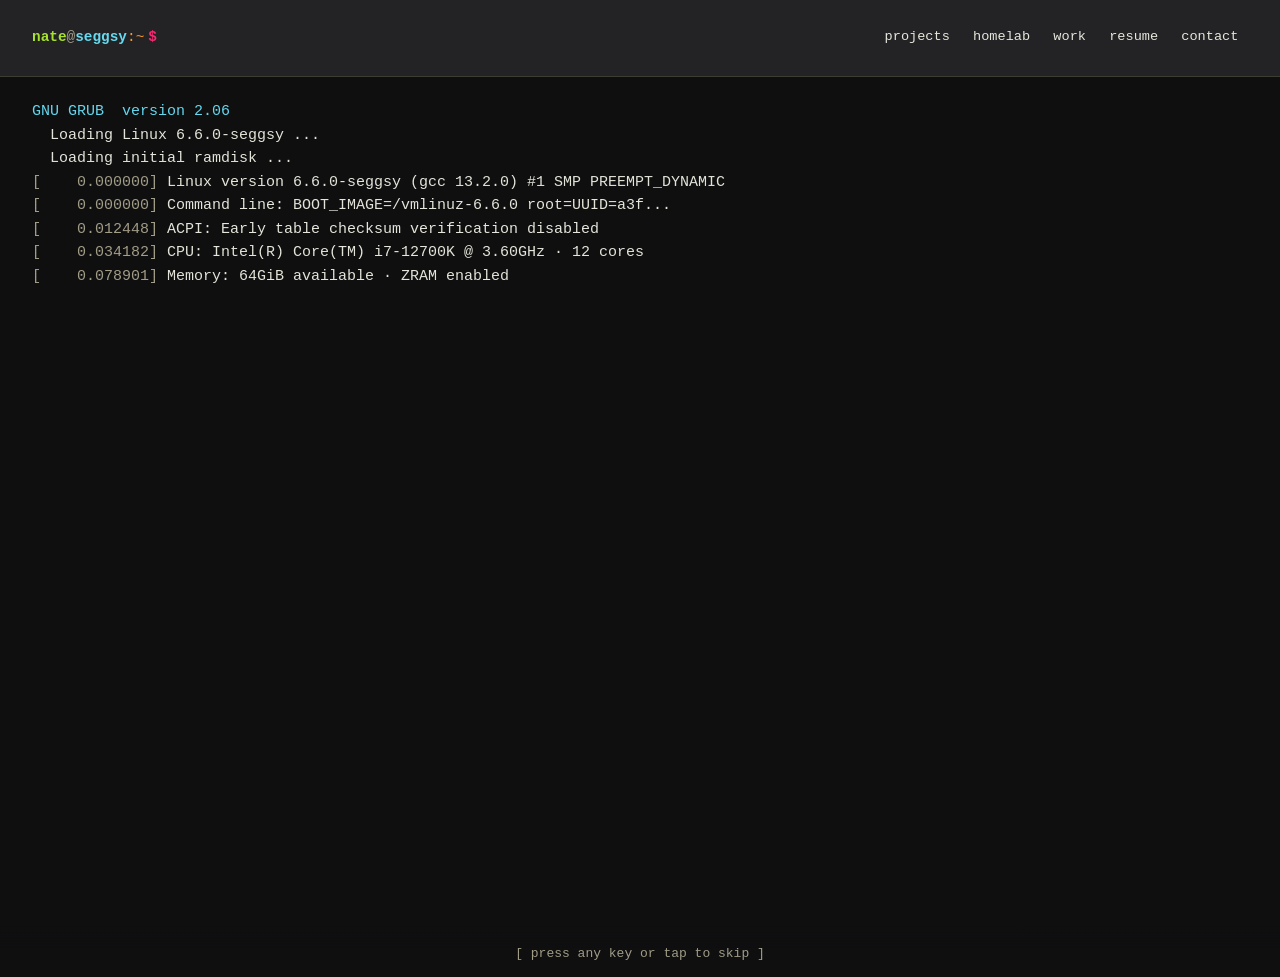
<file: index.html>
<!DOCTYPE html>
<html lang="en">
<head>
<meta charset="UTF-8">
<meta name="viewport" content="width=device-width, initial-scale=1.0">
<meta name="description" content="Nate's Portfolio — Systems Administration & Infrastructure. Homelab projects featuring SSO, backup infrastructure, SSH hardening, monitoring stack.">

<!-- Security Headers -->
<meta http-equiv="Content-Security-Policy" content="default-src 'self'; style-src 'self' 'unsafe-inline' https://fonts.googleapis.com; font-src 'self' https://fonts.gstatic.com; img-src 'self' data:; script-src 'self' 'unsafe-inline';">
<meta http-equiv="X-Content-Type-Options" content="nosniff">
<meta http-equiv="X-Frame-Options" content="SAMEORIGIN">
<meta name="referrer" content="strict-origin-when-cross-origin">

<title>nate@seggsy — Austin, TX</title>

<!-- Favicons -->
<link rel="icon" type="image/svg+xml" href="/favicon.svg">
<link rel="icon" type="image/png" sizes="32x32" href="/favicon-32x32.png">
<link rel="icon" type="image/png" sizes="16x16" href="/favicon-16x16.png">
<link rel="apple-touch-icon" sizes="180x180" href="/apple-touch-icon.png">
<link rel="manifest" href="/site.webmanifest">
<link rel="canonical" href="https://seggsy.co/">

<!-- Open Graph -->
<meta property="og:title" content="Nate - Systems Administration & Infrastructure">
<meta property="og:description" content="Homelab projects featuring SSO, backup infrastructure, SSH hardening, monitoring stack.">
<meta property="og:image" content="https://seggsy.co/og-image.png">
<meta property="og:url" content="https://seggsy.co/">
<meta property="og:type" content="website">

<!-- Twitter Card -->
<meta name="twitter:card" content="summary_large_image">
<meta name="twitter:title" content="Nate - Systems Administration & Infrastructure">
<meta name="twitter:description" content="Homelab projects featuring SSO, backup infrastructure, SSH hardening, monitoring stack.">
<meta name="twitter:image" content="https://seggsy.co/og-image.png">

<link rel="preconnect" href="https://fonts.googleapis.com">
<link rel="preconnect" href="https://fonts.gstatic.com" crossorigin>
<link href="https://fonts.googleapis.com/css2?family=IBM+Plex+Mono:wght@400;500;600;700&display=swap" rel="stylesheet">

<style>
  *, *::before, *::after { box-sizing: border-box; margin: 0; padding: 0; }

  :root {
    --bg:        #1a1a1c;
    --bg-deep:   #0f0f10;
    --bg-soft:   #232325;
    --bg-elev:   #2a2a2c;
    --fg:        #e6e6dc;
    --fg-dim:    #a39e88;   /* secondary TEXT: 5.3:1+ on every bg (WCAG AA) */
    --fg-faint:  #75715e;   /* decoration only (rules, art, glyphs) */
    --green:     #a6e22e;
    --orange:    #fd971f;
    --cyan:      #66d9ef;
    --pink:      #f92672;
    --yellow:    #e6db74;
    --purple:    #ae81ff;
    --border:    #3e3d32;
    --border-active: #75715e;
    --font: 'IBM Plex Mono', 'JetBrains Mono', 'Cascadia Mono', monospace;
  }

  html, body {
    background: var(--bg-deep);
    color: var(--fg);
    font-family: var(--font);
    font-size: 15px;
    line-height: 1.6;
    min-height: 100vh;
    -webkit-font-smoothing: antialiased;
    overflow-x: hidden;
    overflow-x: clip;  /* clip, not hidden: hidden makes body a scroll box and breaks the sticky prompt */
    scroll-padding-bottom: 70px;
  }

  /* Scanlines — restrained ~3% */
  body::before {
    content: '';
    position: fixed;
    inset: 0;
    background: repeating-linear-gradient(
      0deg,
      transparent 0,
      transparent 2px,
      rgba(0,0,0,0.04) 2px,
      rgba(0,0,0,0.04) 3px
    );
    pointer-events: none;
    z-index: 9999;
    mix-blend-mode: multiply;
  }

  /* =================================================================
     SITE HEADER — the same nav as every other page (mirrors the
     Header & Nav rules in styles.css; px because this page's root
     font-size is 14px). Static here, not sticky: the fixed command
     palette is this page's always-visible navigation.
     ================================================================= */
  .skip-link {
    position: absolute; top: -40px; left: 0; z-index: 200;
    background: var(--green); color: var(--bg);
    padding: 8px; border-radius: 3px; font-weight: 600; text-decoration: none;
  }
  .skip-link:focus { top: 8px; left: 8px; }
  .site-header { background: var(--bg-soft); border-bottom: 1px solid var(--border); padding: 16px 0; }
  /* Full width, padded like .boot/.app so the logo lines up with the terminal text */
  .site-header nav {
    padding: 0 32px;
    display: flex; justify-content: space-between; align-items: center;
  }
  @media (min-width: 1400px) { .site-header nav { padding: 0 min(160px, 12vw); } }
  .site-header .logo {
    font-size: 14.4px; color: var(--fg-dim); text-decoration: none;
    min-height: 44px; display: inline-flex; align-items: center;
    touch-action: manipulation; -webkit-tap-highlight-color: transparent;
  }
  .logo .logo-user   { color: var(--green); font-weight: 600; }
  .logo .logo-at     { color: var(--fg-dim); }
  .logo .logo-host   { color: var(--cyan); font-weight: 600; }
  .logo .logo-path   { color: var(--orange); }
  .logo .logo-dollar { color: var(--pink); font-weight: 600; margin-left: 4px; }
  .nav-links { list-style: none; display: flex; align-items: center; gap: 4px; }
  .nav-links a {
    color: var(--fg); text-decoration: none; font-size: 13.6px; white-space: nowrap;
    padding: 0 9.6px; min-height: 44px; display: inline-flex; align-items: center;
    border-bottom: 2px solid transparent; transition: color 0.15s, border-color 0.15s;
    touch-action: manipulation; -webkit-tap-highlight-color: transparent;
  }
  .nav-links a:hover { color: var(--green); }
  .nav-links a[aria-current] { color: var(--green); border-bottom-color: var(--green); }
  @media (max-width: 700px) {
    .site-header { padding: 8px 0; }
    .site-header nav { flex-wrap: wrap; padding: 0 14px; }
    .nav-links { width: 100%; justify-content: space-between; overflow-x: auto; scrollbar-width: none; }
    .nav-links::-webkit-scrollbar { display: none; }
    .nav-links a { padding: 0 5.6px; font-size: 13px; }
  }

  /* Secondary palette chips (novelty commands) sit after the main ones */
  .chip.minor .key { color: var(--fg); font-weight: 400; }

  /* =================================================================
     BOOT SCREEN
     ================================================================= */
  .boot {
    padding: 24px 32px 24px 32px;
    background: var(--bg-deep);
    min-height: 100vh;
    min-height: 100dvh;
    font-size: 15px;
    line-height: 1.5;
  }

  .boot-line {
    white-space: pre;
    margin-bottom: 1px;
    color: var(--fg);
  }

  .boot-line.empty { height: 1.45em; }
  /* Room under the newest boot line so the fixed skip hint never covers it */
  #boot-output { padding-bottom: 72px; }
  .boot-line.motd-body-wrap { white-space: pre-wrap; word-wrap: break-word; max-width: 72ch; }

  .ts      { color: var(--fg-dim); }
  .ok      { color: var(--green); }
  .fail    { color: var(--pink); }
  .warn    { color: var(--yellow); }
  .info    { color: var(--cyan); }
  .hl      { color: var(--orange); }
  .dim     { color: var(--fg-dim); }
  .faint   { color: var(--fg-faint); }
  .bracket { color: var(--fg); }

  /* =================================================================
     NEOFETCH
     ================================================================= */
  .neofetch {
    display: flex;
    gap: 32px;
    margin: 16px 0 8px 0;
    font-size: 14px;
    line-height: 1.5;
  }

  .neofetch-art {
    color: var(--orange);
    white-space: pre;
    flex-shrink: 0;
    font-size: 12px;
    line-height: 1.2;
  }

  .neofetch-info { flex: 1; min-width: 0; }

  .neofetch-info .head { color: var(--green); margin-bottom: 2px; }
  .neofetch-info .head .at   { color: var(--fg); }
  .neofetch-info .head .host { color: var(--cyan); }
  .neofetch-info .sep  { color: var(--fg-faint); margin-bottom: 4px; }

  .neofetch-info .row { display: flex; gap: 8px; }
  .neofetch-info .row .k { color: var(--green); min-width: 88px; }
  .neofetch-info .row .v { color: var(--fg); }
  .neofetch-info .row .v .hl    { color: var(--cyan); }
  .neofetch-info .row .v .meter { color: var(--orange); }

  .neofetch-colors { margin-top: 8px; display: flex; flex-direction: column; gap: 2px; }
  .neofetch-colors .strip { display: flex; }
  .neofetch-colors .sw { width: 18px; height: 12px; }

  /* =================================================================
     PROMPT + INPUT
     ================================================================= */
  .prompt-line {
    display: flex;
    align-items: baseline;
    gap: 0;
    font-size: 15px;
    margin: 8px 0 4px 0;
    position: sticky;
    bottom: var(--palette-h, 52px);  /* JS measures the palette */
    background: var(--bg-deep);
    z-index: 50;
    padding: 4px 0;
  }

  .p-user   { color: var(--green); }
  .p-at     { color: var(--fg); }
  .p-host   { color: var(--cyan); }
  .p-colon  { color: var(--fg); }
  .p-path   { color: var(--orange); }
  .p-branch { color: var(--purple); font-style: italic; margin-left: 8px; }
  .p-sigil  { color: var(--fg); margin: 0 6px 0 8px; }

  .prompt-input {
    background: transparent;
    border: none;
    outline: none !important;
    color: var(--fg);
    font-family: inherit;
    font-size: inherit;
    flex: 1;
    min-width: 0;   /* let the input shrink: no sideways scroll on phones */
    caret-color: transparent;
    padding: 0;
    position: relative;
    z-index: 1;
  }

  .prompt-input::placeholder { color: var(--fg-dim); font-style: italic; }

  .cursor {
    display: inline-block;
    width: 0.55em;
    height: 1em;
    background: var(--green);
    vertical-align: text-bottom;
    margin-left: -0.55em;
    animation: blink 1.1s step-end infinite;
    pointer-events: none;
    position: relative;
  }

  /* Wrapper lets the cursor be positioned exactly at the text insertion point */
  .prompt-cursor-wrap {
    position: relative;
    flex: 1;
    min-width: 0;
    display: flex;
    align-items: baseline;
  }

  .cursor.input-cursor {
    position: absolute;
    bottom: 0;
    left: 0;        /* JS updates this to match typed text width */
    margin-left: 0;
    pointer-events: none;
    z-index: 2;
  }

  @keyframes blink { 50% { opacity: 0; } }
  @keyframes fadeIn { from { opacity: 0; } to { opacity: 1; } }
  @keyframes bootSlideUp {
    from { transform: translateY(0); }
    to   { transform: translateY(-100%); }
  }
  .boot-exiting {
    position: fixed;
    inset: 0;
    overflow: hidden;
    z-index: 10;
    animation: bootSlideUp 420ms cubic-bezier(0.7, 0, 1, 1) forwards;
    will-change: transform;
  }
  /* Standalone blinking cursor that appears when shell claims the TTY */
  .shell-drop-cursor {
    display: inline-block;
    width: 0.55em;
    height: 1em;
    background: var(--green);
    vertical-align: text-bottom;
    animation: blink 1.1s step-end infinite;
  }

  .type-cursor {
    display: inline-block;
    width: 0.55em;
    height: 1em;
    background: var(--green);
    vertical-align: text-bottom;
    margin-left: 1px;
    animation: blink 1.1s step-end infinite;
    pointer-events: none;
  }

  /* =================================================================
     COMMAND OUTPUT
     ================================================================= */
  .output {
    margin: 4px 0 12px 0;
    color: var(--fg);
    font-size: inherit;
    line-height: 1.65;
    white-space: pre-wrap;
  }

  .output .heading { color: var(--green); font-weight: 600; }
  .output .sub     { color: var(--fg-dim); }
  .output .hl      { color: var(--cyan); }
  .output .accent  { color: var(--orange); }
  .output .warn    { color: var(--yellow); }
  .output .fail    { color: var(--pink); }
  .output .ok      { color: var(--green); }

  /* Paragraph output: wraps at ~72 characters (Baymard 50-75) instead of
     hard-coded line breaks, so phones don't wrap every line twice */
  .output .para { display: block; white-space: normal; max-width: 72ch; margin: 0 0 0.9em; }
  .output .para.indent { margin-left: 4ch; }

  .output a {
    color: var(--cyan);
    text-decoration: underline;
    text-decoration-color: var(--border);
    text-underline-offset: 3px;
    transition: text-decoration-color 0.15s;
  }
  .output a:hover { text-decoration-color: var(--cyan); }

  /* systemctl-style row */
  .sc-row {
    display: grid;
    grid-template-columns: 18px 20ch 11ch minmax(0, 1fr);
    gap: 14px;
    padding: 2px 0;
    cursor: pointer;
    transition: background 0.12s;
    margin: 0 -4px;
    padding-left: 4px;
    padding-right: 4px;
  }
  .sc-row:hover { background: var(--bg-soft); }
  .sc-row .dot   { }
  .sc-row .dot.g { color: var(--green); }
  .sc-row .dot.y { color: var(--yellow); }
  .sc-row .dot.d { color: var(--fg-dim); }
  .sc-row .dot.c { color: var(--cyan); }
  .sc-row .name  { color: var(--fg); }
  .sc-row .state { font-size: 13px; color: var(--fg-dim); }
  .sc-row .state.a { color: var(--green); }
  .sc-row .state.w { color: var(--yellow); }
  .sc-row .when  { font-size: 13px; color: var(--fg-dim); }
  .sc-row .desc  { color: var(--fg); }
  .sc-row.sc-head { cursor: default; }
  .sc-row.sc-head:hover { background: none; }
  .sc-head span { color: var(--fg-dim); font-size: 13px; letter-spacing: 0.05em; }

  /* tree */
  .tree { font-size: inherit; line-height: 1.65; }
  .tree .branch { color: var(--fg-faint); }
  .tree .dir    { color: var(--cyan); font-weight: 500; }
  .tree .file   { color: var(--fg); }

  /* dig */
  .dig-row { display: grid; grid-template-columns: 100px 1fr; gap: 16px; padding: 2px 0; }
  .dig-row .k { color: var(--green); }
  .dig-row .v { color: var(--fg); }
  .dig-row .v a { color: var(--cyan); }

  /* =================================================================
     COMMAND PALETTE — pinned bottom
     ================================================================= */
  .palette {
    position: fixed;
    bottom: 0;
    left: 0;
    right: 0;
    border-top: 1px solid var(--border);
    padding: 10px 14px;
    display: flex;
    flex-wrap: wrap;
    gap: 6px;
    align-items: center;
    z-index: 100;
    background: rgba(15, 15, 16, 0.95);
    backdrop-filter: blur(8px);
  }

  .palette-label {
    font-size: 13px;
    color: var(--fg-dim);
    letter-spacing: 0.1em;
    margin-right: 8px;
    text-transform: uppercase;
  }

  .chip {
    background: transparent;
    border: 1px solid var(--border);
    color: var(--fg);
    padding: 0 12px;
    min-height: 44px;
    font-family: var(--font);
    font-size: 14px;
    cursor: pointer;
    border-radius: 3px;
    transition: all 0.12s;
    display: inline-flex;
    align-items: center;
    gap: 6px;
  }

  .chip:hover { border-color: var(--green); color: var(--green); background: rgba(166,226,46,0.05); }
  .chip:active { transform: scale(0.97); }
  .chip .key  { color: var(--orange); font-weight: 600; }
  .chip.icon  { margin-left: auto; }
  .chip-desc  { color: var(--fg-dim); font-size: 13px; }

  /* =================================================================
     GUI SECTIONS
     ================================================================= */
  .gui-section {
    margin: 32px 0;
    padding: 20px 24px;
    border-left: 2px solid var(--border);
    background: var(--bg-soft);
  }
  .gui-section h2 { color: var(--green); font-size: 18px; font-weight: 600; margin-bottom: 12px; }
  .gui-section h3 { color: var(--cyan); font-size: 16px; font-weight: 600; margin: 16px 0 6px; }
  .gui-section p  { color: var(--fg); line-height: 1.7; margin-bottom: 10px; }
  .gui-section ul { list-style: none; }
  .gui-section li { color: var(--fg); padding: 4px 0; line-height: 1.6; }
  .gui-section li::before { content: '▸ '; color: var(--green); }

  /* =================================================================
     WHOAMI CARD: first thing on the landing screen (10-second test)
     ================================================================= */
  .whoami {
    margin: 4px 0 20px;
    padding: 16px 20px;
    background: var(--bg-soft);
    border-left: 2px solid var(--green);
    white-space: normal;
    max-width: 80ch;
  }
  .whoami .name { color: var(--fg); font-size: 1.6em; font-weight: 600; line-height: 1.2; }
  .whoami .role { color: var(--cyan); margin: 6px 0 12px; }
  .whoami p     { max-width: 68ch; line-height: 1.65; margin-bottom: 14px; }
  .whoami .links { display: flex; flex-wrap: wrap; gap: 8px; }
  .whoami .links a {
    display: inline-flex; align-items: center; min-height: 44px; padding: 0 14px;
    border: 1px solid var(--border-active); border-radius: 3px;
    color: var(--green); text-decoration: none;
    touch-action: manipulation; -webkit-tap-highlight-color: transparent;
  }
  .whoami .links a:hover { border-color: var(--green); background: rgba(166,226,46,0.06); }

  /* Shown while the boot plays: any key or tap skips it */
  .boot-skip-hint {
    position: fixed; left: 0; right: 0; bottom: 0; z-index: 20;
    padding: 18px 16px calc(14px + env(safe-area-inset-bottom));
    text-align: center; color: var(--fg-dim); font-size: 13px;
    background: linear-gradient(transparent, var(--bg-deep) 45%);
    pointer-events: none;
  }

  /* =================================================================
     MUTE
     ================================================================= */
  .mute-btn {
    background: transparent;
    border: 1px solid var(--border);
    color: var(--fg-dim);
    width: 44px;
    height: 44px;
    flex-shrink: 0;
    border-radius: 3px;
    cursor: pointer;
    font-size: 13px;
    transition: all 0.12s;
    display: inline-flex;
    align-items: center;
    justify-content: center;
  }
  .mute-btn:hover { border-color: var(--border-active); color: var(--fg); }

  /* =================================================================
     APP — hidden until boot completes
     ================================================================= */
  .app {
    display: none;
    padding: 20px 32px calc(var(--palette-h, 52px) + 64px) 32px;
    min-height: 100vh;
  }
  .boot.fading { opacity: 0; transition: opacity 1.2s ease-out; }
  .app.visible { display: block; opacity: 0; animation: fadeInSlow 0.35s ease-in 0.15s forwards; }
  @keyframes fadeInSlow { from { opacity: 0; } to { opacity: 1; } }

  /* Mobile — 700px */
  @media (max-width: 700px) {
    html, body { overflow-x: hidden; overflow-x: clip; }
    .boot { padding: 16px 14px; font-size: 14px; }
    .app  { padding: 16px 14px calc(var(--palette-h, 60px) + 72px) 14px; font-size: 14px; }
    /* Boot lines and output: pre-wrap so long lines wrap instead of overflow */
    .boot-line { white-space: pre-wrap; overflow-wrap: break-word; word-break: break-word; }
    .output { overflow-wrap: break-word; word-break: break-word; }
    .neofetch { flex-direction: column; gap: 10px; }
    .neofetch-art { font-size: 9px; line-height: 1.15; }
    .neofetch-info { font-size: 14px; }
    .neofetch-info .row .k { min-width: 64px; }
    .neofetch-info .row .v { word-break: break-word; }
    /* Phones: description drops under the unit name */
    .sc-row { grid-template-columns: 16px minmax(0, 1fr); gap: 0 8px; padding-top: 4px; padding-bottom: 4px; }
    .sc-row .state, .sc-row .when, .sc-row.sc-head { display: none; }
    .sc-row .desc { grid-column: 2; color: var(--fg-dim); }
    /* One row of full-size chips that scrolls sideways, instead of 3-4 wrapped rows */
    .palette { padding: 8px 10px; gap: 6px; flex-wrap: nowrap; overflow-x: auto; scrollbar-width: none; }
    .palette::-webkit-scrollbar { display: none; }
    .palette-label { display: none; }
    .chip { padding: 0 10px; flex-shrink: 0; }
    .chip.icon { margin-left: 0; }
    .prompt-line { font-size: 14px; }
    /* Prevent iOS Safari auto-zoom (triggers on any input < 16px) */
    .prompt-input, .ssh-field { font-size: 16px; }
  }

  /* Very small screens — 420px */
  @media (max-width: 420px) {
    .boot { padding: 12px; }
    .app  { padding: 12px 12px calc(var(--palette-h, 60px) + 72px) 12px; }
    .ts { display: none; }
    .p-branch { display: none; }  /* room for the input at 14px */        /* hide [timestamp] prefixes — too wide */
    .neofetch-art { display: none; } /* ASCII art not readable at this size */
    .chip-desc { display: none; }
  }

  /* ssh form fields — shared base styles extracted from inline JS strings */
  .ssh-field {
    background: transparent;
    border: 1px solid var(--border);
    color: var(--fg);
    font-family: var(--font);
    outline: none;
  }

  @media (prefers-reduced-motion: reduce) {
    .cursor, .app.visible, .boot-exiting { animation: none; opacity: 1; }
    .boot.fading { transition: none; }
  }

  *:focus-visible { outline: 2px solid var(--green); outline-offset: 2px; }
  *:focus:not(:focus-visible) { outline: none; }

  /* Large desktop — prevent ultrawide horizontal stretch */
  @media (min-width: 1400px) {
    .boot, .app {
      padding-left: min(160px, 12vw);
      padding-right: min(160px, 12vw);
    }
  }

  /* Large desktop — bump font size for 27"+ monitors */
  @media (min-width: 1440px) {
    html, body { font-size: 16px; }
    .boot { font-size: 16px; }
    .app  { font-size: 16px; }
  }

  /* Landscape mobile — rotated phones (~360-430px tall) */
  @media (orientation: landscape) and (max-height: 500px) {
    .boot  { padding: 10px 16px; font-size: 13.5px; }
    .app   { padding: 10px 16px calc(var(--palette-h, 52px) + 40px) 16px; font-size: 13.5px; }
    .palette { padding: 4px 10px; gap: 6px; flex-wrap: nowrap; overflow-x: auto; scrollbar-width: none; }
    .palette-label { display: none; }
    .chip  { padding: 0 8px; font-size: 13.5px; flex-shrink: 0; }
    .chip-desc { display: none; }
    .chip.icon { margin-left: 0; }
    .prompt-line { font-size: 13.5px; }
    .neofetch { flex-direction: row; gap: 12px; }
    .neofetch-art { display: none; }
  }

  /* Very small phones — iPhone SE (375px), Galaxy A01 (360px) */
  @media (max-width: 380px) {
    .boot { padding: 10px; font-size: 13.5px; }
    .app  { padding: 10px 10px calc(var(--palette-h, 60px) + 72px) 10px; font-size: 13.5px; }
    .neofetch-info { font-size: 13.5px; }
  }
</style>
</head>
<body>

<a href="#app" class="skip-link">Skip to main content</a>

<!-- Site header: same five links as every other page -->
<header class="site-header">
  <nav aria-label="Main navigation">
    <a href="/" class="logo"><span class="logo-user">nate</span><span class="logo-at">@</span><span class="logo-host">seggsy</span><span class="logo-path">:~</span><span class="logo-dollar"> $</span></a>
    <ul class="nav-links">
      <li><a href="/#projects">projects</a></li>
      <li><a href="/homelab-highlights">homelab</a></li>
      <li><a href="/work-highlights">work</a></li>
      <li><a href="/resume">resume</a></li>
      <li><a href="/#contact">contact</a></li>
    </ul>
  </nav>
</header>

<!-- Boot screen -->
<div class="boot" id="boot">
  <div id="boot-output"></div>
  <div class="boot-skip-hint" aria-hidden="true">[ press any key or tap to skip ]</div>
</div>

<!-- App shell -->
<main class="app" id="app">
  <div id="app-output"></div>

  <div class="prompt-line" id="active-prompt">
    <span class="p-user">nate</span><span class="p-at">@</span><span class="p-host">seggsy</span><span class="p-colon">:</span><span class="p-path" id="cwd">~</span><span class="p-branch">(main)</span><span class="p-sigil">$</span>
    <span class="prompt-cursor-wrap">
      <input
        type="text"
        class="prompt-input"
        id="prompt-input"
        placeholder="try neofetch, tree, cat pbs-storage · Tab completes · ? for help"
        autocomplete="off"
        spellcheck="false"
      />
      <span class="cursor input-cursor" id="input-cursor"></span>
    </span>
  </div>
</main>

<!-- Command palette: plain-word labels first; each chip runs the real command -->

<div class="palette" id="palette" style="display:none;">
  <span class="palette-label">// click or type</span>
  <button class="chip" data-cmd="me"><span class="key">about</span><span class="chip-desc">$ me</span></button>
  <button class="chip" data-cmd="ls"><span class="key">projects</span><span class="chip-desc">$ ls</span></button>
  <button class="chip" data-cmd="cat resume"><span class="key">resume</span><span class="chip-desc">$ cat resume</span></button>
  <button class="chip" data-cmd="cat work-highlights"><span class="key">work</span><span class="chip-desc">examples</span></button>
  <button class="chip" data-cmd="cat homelab-highlights"><span class="key">homelab</span><span class="chip-desc">incident logs</span></button>
  <button class="chip" data-cmd="dig"><span class="key">contact</span><span class="chip-desc">$ dig</span></button>
  <button class="chip" data-cmd="ssh"><span class="key">message</span><span class="chip-desc">$ ssh</span></button>
  <button class="chip" data-cmd="gui"><span class="key">readable view</span><span class="chip-desc">$ gui</span></button>
  <button class="chip minor" data-cmd="?"><span class="key">? help</span></button>
  <button class="chip minor" data-cmd="motd"><span class="key">motd</span></button>
  <button class="chip minor" data-cmd="reboot"><span class="key">reboot</span></button>
  <button class="chip minor" data-cmd="clear"><span class="key">clr</span></button>
  <button class="mute-btn icon" id="mute-btn" title="Toggle sound">🔊</button>
</div>

<script>
// =================================================================
// STATE
// =================================================================
let muted = false;
let bootTimeouts = [];
let history = [];
let historyIdx = -1;

const BOOT_KEY  = 'seggsy:bootSeen:v1';
const MUTE_KEY  = 'seggsy:muted:v1';

try {
  if (localStorage.getItem(MUTE_KEY) === '1') {
    muted = true;
    document.getElementById('mute-btn').textContent = '🔇';
  }
} catch(e) {}

// =================================================================
// AUDIO — Web Audio API, no assets
// =================================================================
let audioCtx = null;

function ensureAudio() {
  if (!audioCtx) {
    try { audioCtx = new (window.AudioContext || window.webkitAudioContext)(); } catch(e) {}
  }
  if (audioCtx && audioCtx.state === 'suspended') audioCtx.resume();
  return audioCtx;
}

function keyClack() {
  if (muted) return;
  const ctx = ensureAudio(); if (!ctx) return;
  const osc = ctx.createOscillator(), g = ctx.createGain();
  osc.type = 'square';
  osc.frequency.value = 1200 + Math.random() * 400;
  g.gain.setValueAtTime(0.04, ctx.currentTime);
  g.gain.exponentialRampToValueAtTime(0.001, ctx.currentTime + 0.03);
  osc.connect(g).connect(ctx.destination);
  osc.start(); osc.stop(ctx.currentTime + 0.03);
}

function failBeep() {
  if (muted) return;
  const ctx = ensureAudio(); if (!ctx) return;
  const osc = ctx.createOscillator(), g = ctx.createGain();
  osc.type = 'sine'; osc.frequency.value = 220;
  g.gain.setValueAtTime(0.06, ctx.currentTime);
  g.gain.exponentialRampToValueAtTime(0.001, ctx.currentTime + 0.15);
  osc.connect(g).connect(ctx.destination);
  osc.start(); osc.stop(ctx.currentTime + 0.15);
}

function bootBeep() {
  if (muted) return;
  const ctx = ensureAudio(); if (!ctx) return;
  const osc = ctx.createOscillator(), g = ctx.createGain();
  osc.type = 'sine'; osc.frequency.value = 660;
  g.gain.setValueAtTime(0.05, ctx.currentTime);
  g.gain.exponentialRampToValueAtTime(0.001, ctx.currentTime + 0.08);
  osc.connect(g).connect(ctx.destination);
  osc.start(); osc.stop(ctx.currentTime + 0.08);
}

document.getElementById('mute-btn').addEventListener('click', function() {
  muted = !muted;
  this.textContent = muted ? '🔇' : '🔊';
  try { localStorage.setItem(MUTE_KEY, muted ? '1' : '0'); } catch(e) {}
  if (!muted) bootBeep();
});

// =================================================================
// ASCII ART — server rack (locked)
// =================================================================
const SYSADMIN_ART = `    ╔══════════════════╗
    ║ ▓▓▓ seggsy ▓▓▓   ║
    ╟──────────────────╢
    ║ ● ● ● ●  ▓▓▓▓▓▓▓ ║
    ║ ● ● ● ●  ▓▓▓▓▓▓▓ ║
    ╟──────────────────╢
    ║ ░░░░░░  [  /  ]  ║
    ║ ▓▓▓▓▓▓  [══════] ║
    ║ ▓▓▓▓▓▓  [══════] ║
    ╟──────────────────╢
    ║  ┌──┐  ┌──┐ ┌──┐ ║
    ║  │░░│  │▓▓│ │░░│ ║
    ║  └──┘  └──┘ └──┘ ║
    ╚══════════════════╝
       │││   │││   │││
    ═══╧╧╧═══╧╧╧═══╧╧╧═`;

const SYSADMIN_ART_HTML =
`<span style="color:var(--fg-faint)">    ╔══════════════════╗</span>
<span style="color:var(--fg-faint)">    ║</span> <span style="color:var(--green)">▓▓▓</span> <span style="color:var(--cyan)">seggsy</span> <span style="color:var(--green)">▓▓▓</span>   <span style="color:var(--fg-faint)">║</span>
<span style="color:var(--fg-faint)">    ╟──────────────────╢</span>
<span style="color:var(--fg-faint)">    ║</span> <span style="color:var(--green)">●</span> <span style="color:var(--green)">●</span> <span style="color:var(--green)">●</span> <span style="color:var(--yellow)">●</span>  <span style="color:var(--orange)">▓▓▓▓▓▓▓</span> <span style="color:var(--fg-faint)">║</span>
<span style="color:var(--fg-faint)">    ║</span> <span style="color:var(--green)">●</span> <span style="color:var(--green)">●</span> <span style="color:var(--green)">●</span> <span style="color:var(--green)">●</span>  <span style="color:var(--orange)">▓▓▓▓▓▓▓</span> <span style="color:var(--fg-faint)">║</span>
<span style="color:var(--fg-faint)">    ╟──────────────────╢</span>
<span style="color:var(--fg-faint)">    ║</span> <span style="color:var(--fg-faint)">░░░░░░  [  /  ]  ║</span>
<span style="color:var(--fg-faint)">    ║</span> <span style="color:var(--cyan)">▓▓▓▓▓▓</span>  <span style="color:var(--fg-faint)">[</span><span style="color:var(--green)">══════</span><span style="color:var(--fg-faint)">] ║</span>
<span style="color:var(--fg-faint)">    ║</span> <span style="color:var(--cyan)">▓▓▓▓▓▓</span>  <span style="color:var(--fg-faint)">[</span><span style="color:var(--green)">══════</span><span style="color:var(--fg-faint)">] ║</span>
<span style="color:var(--fg-faint)">    ╟──────────────────╢</span>
<span style="color:var(--fg-faint)">    ║  ┌──┐  ┌──┐ ┌──┐ ║</span>
<span style="color:var(--fg-faint)">    ║  │</span><span style="color:var(--fg-faint)">░░</span><span style="color:var(--fg-faint)">│  │</span><span style="color:var(--orange)">▓▓</span><span style="color:var(--fg-faint)">│ │░░│ ║</span>
<span style="color:var(--fg-faint)">    ║  └──┘  └──┘ └──┘ ║</span>
<span style="color:var(--fg-faint)">    ╚══════════════════╝</span>
<span style="color:var(--fg-faint)">       │││   │││   │││</span>
<span style="color:var(--fg-faint)">    ═══╧╧╧═══╧╧╧═══╧╧╧═</span>`;

// =================================================================
// BOOT SEQUENCE
// =================================================================
const BOOT_LINES = [
  { d: 100,  c: 'info', t: 'GNU GRUB  version 2.06' },
  { d: 250,  c: 'fg',   t: '  Loading Linux 6.6.0-seggsy ...' },
  { d: 450,  c: 'fg',   t: '  Loading initial ramdisk ...' },
  { d: 700,  c: 'fg',   t: '' },
  { d: 800,  c: 'fg',   ts: '[    0.000000]', t: ' Linux version 6.6.0-seggsy (gcc 13.2.0) #1 SMP PREEMPT_DYNAMIC' },
  { d: 900,  c: 'fg',   ts: '[    0.000000]', t: ' Command line: BOOT_IMAGE=/vmlinuz-6.6.0 root=UUID=a3f...' },
  { d: 1000, c: 'fg',   ts: '[    0.012448]', t: ' ACPI: Early table checksum verification disabled' },
  { d: 1100, c: 'fg',   ts: '[    0.034182]', t: ' CPU: Intel(R) Core(TM) i7-12700K @ 3.60GHz · 12 cores' },
  { d: 1200, c: 'fg',   ts: '[    0.078901]', t: ' Memory: 64GiB available · ZRAM enabled' },
  { d: 1300, c: 'fg',   ts: '[    0.124556]', t: ' PCI: Using configuration type 1 for base access' },
  { d: 1400, c: 'fg',   ts: '[    0.198223]', t: ' usbcore: registered new interface driver hub' },
  { d: 1500, c: 'fg',   ts: '[    0.245691]', t: ' e1000e: Intel(R) PRO/1000 Network Driver' },
  { d: 1600, c: 'fg',   ts: '[    0.301442]', t: ' NET: Registered PF_INET protocol family' },
  { d: 1700, c: 'fg',   ts: '[    0.387114]', t: ' EXT4-fs: mounted filesystem with ordered data mode' },
  { d: 1800, c: 'fg',   ts: '[    0.421889]', t: ' random: crng init done' },
  { d: 1900, c: 'fg',   ts: '[    0.498003]', t: ' systemd[1]: <span class="hl">Welcome to Kali GNU/Linux Rolling!</span>' },
  { d: 2050, c: 'fg',   t: '' },
  { d: 2150, svc: 'Network Manager', state: 'ok' },
  { d: 2270, svc: 'OpenSSH server', state: 'ok' },
  { d: 2390, svc: 'Network', state: 'ok', isTarget: true },
  { d: 2510, svc: '/home/nate/coffee', state: 'ok', isMount: true },
  { d: 2630, svc: 'Proxmox cluster sync', state: 'ok' },
  { d: 2750, svc: 'Authentik identity provider', state: 'ok' },
  { d: 2870, svc: 'Prometheus + Grafana stack', state: 'ok' },
  { d: 2990, svc: 'PBS backup target', state: 'ok' },
  { d: 3110, svc: 'networking-with-extroverts.service', state: 'fail', beep: true },
  { d: 3230, svc: 'curiosity.service', state: 'ok' },
  { d: 3350, svc: 'tuesday-night-debugging.service', state: 'ok' },
  { d: 3470, svc: 'cluster.target — Multi-User System', state: 'ok', isTarget: true },
  { d: 3600, c: 'fg',   t: '' },
  { d: 3700, c: 'fg',   t: 'Kali GNU/Linux Rolling seggsy tty1' },
  { d: 3800, c: 'fg',   t: '' },
  { d: 3900, c: 'fg',   t: 'seggsy login: ', typed: 'nate', typeDur: 350 },
  { d: 4400, c: 'fg',   t: 'Password: ', typed: '••••••••••', typeDur: 400, clack: true },
  { d: 4900, c: 'fg',   t: '' },
  { d: 5050, c: 'dim',  t: 'Last login: Wed May 14 09:42:08 on ttys003' },
  { d: 5200, c: 'fg',   t: '' },
  { d: 5350, prompt: true, cmd: 'cat /etc/motd' },
  // — MOTD theatrical reveal —
  { d: 5500, motdRule: true },
  { d: 5700, motdBody: true, charInterval: 11, periodPause: 250, text: "I'm obsessed with understanding how things actually work. My homelab isn't just a collection of services \u2014 it's where I break things, fix them, and document every step so I can do it better next time. I build SSO auth, automated backups, and clustering because it's the best way I've found to actually understand infrastructure." },
  { d: 10400, motdTagline: true, hl: 'Building',    rest: ' infrastructure.', typeDur: 450, dotPause: 0, dotCount: 0, dotInterval: 0 },
  { d: 10950, motdTagline: true, hl: 'Documenting', rest: ' everything.',     typeDur: 450, dotPause: 0, dotCount: 0, dotInterval: 0 },
  { d: 11500, motdTagline: true, hl: 'Learning',    rest: ' constantly.',     typeDur: 450, dotPause: 0, dotCount: 0, dotInterval: 0, keepCursor: true },
  { d: 12100, dropToShell: true }
];

// =================================================================
// BOOT RENDERER
// =================================================================
function typeJitter(base, range) {
  return base + (Math.random() * 2 - 1) * range;
}

function emitBootLine(html) {
  const out = document.getElementById('boot-output');
  const div = document.createElement('div');
  div.className = 'boot-line';
  div.innerHTML = html || '&nbsp;';
  out.appendChild(div);
  out.scrollTop = out.scrollHeight;
  window.scrollTo({ top: document.body.scrollHeight, behavior: 'instant' });
}

var cwd = '~';
function escHtml(t) { return String(t).replace(/&/g, '&amp;').replace(/</g, '&lt;').replace(/>/g, '&gt;'); }

function renderPromptLine(cmd) {
  return '<span class="p-user">nate</span><span class="p-at">@</span><span class="p-host">seggsy</span><span class="p-colon">:</span><span class="p-path">' + cwd + '</span><span class="p-branch">(main)</span><span class="p-sigil">$</span> ' + cmd;
}

function renderMotd() {
  return '<div class="boot-line" style="margin:4px 0;">' +
    '<span class="faint">─────────────────────────────────────────────────────────────────────────</span>' +
    '</div>' +
    '<div class="boot-line motd-body-wrap" style="margin-bottom:6px;">' +
    '  <span>I\'m obsessed with understanding how things actually work. My homelab isn\'t just a collection of services — it\'s where I break things, fix them, and document every step so I can do it better next time. I build SSO auth, automated backups, and clustering because it\'s the best way I\'ve found to actually understand infrastructure.</span>' +
    '</div>' +
    '<div class="boot-line">' +
    '  <span class="hl">Building</span> infrastructure.\n' +
    '  <span class="hl">Documenting</span> everything.\n' +
    '  <span class="hl">Learning</span> constantly.' +
    '</div>';
}

// Landing order: who + how to reach me first, projects next, personality after.
function renderWhoami() {
  return '<div class="output"><div class="whoami">' +
    '<div class="name">nate nwaeze</div>' +
    '<div class="role">IT Support Engineer II at The Zebra · Austin, TX</div>' +
    '<p>Identity and access work: Okta, Jamf, Google Workspace, Jira and Confluence admin. ' +
    'At home, a 4-node Proxmox cluster where I break things on purpose and write down what happened. ' +
    'Open to the right role in Austin, ideally moving toward platform or systems work.</p>' +
    '<div class="links">' +
      '<a href="/resume">resume →</a>' +
      '<a href="/#projects" data-cmd="ls">projects</a>' +
      '<a href="/#contact" data-cmd="dig">contact</a>' +
    '</div>' +
  '</div></div>';
}

// Ends right above the live prompt, so the blinking cursor is on the first
// screen: it reads as a shell, not a page. MOTD plays in the boot and lives
// on as `motd`; neofetch is a command.
function renderLanding() {
  return '<div class="boot-line">' + renderPromptLine('whoami') + '</div>' +
    renderWhoami() +
    '<div class="boot-line">' + renderPromptLine('systemctl list-units --type=project') + '</div>' +
    renderProjectList();
}

// [cmd, dot class, glyph, unit, ACTIVE, DESCRIPTION]. Descriptions restate
// facts already on the project pages (vault is the source of truth).
var PROJECT_UNITS = [
  ['cat authentik-sso',      'g', '●', 'authentik-sso',      'active',     'single sign-on for homelab apps, AD backed'],
  ['cat pbs-storage',        'g', '●', 'pbs-storage',        'active',     'nightly backup failures 40% → 0%'],
  ['cat monitoring-stack',   'g', '●', 'monitoring-stack',   'active',     '14 alert rules → Discord across 4 nodes'],
  ['cat ssh-hardening',      'g', '●', 'ssh-hardening',      'active',     'Ed25519 + fail2ban on 7 systems, zero lockouts'],
  ['cat ci-cd-pipeline',     'g', '●', 'ci-cd-pipeline',     'active',     'push to main → auto-deploy (GitHub Actions)'],
  ['cat k3s-cluster',        'y', '◐', 'k3s-cluster',        'activating', '3-node HA Kubernetes, in progress'],
  ['cat rhcsa-prep',         'y', '◐', 'rhcsa-prep',         'activating', 'Red Hat EX200 prep, studying'],
  ['cat homelab-highlights', 'c', '◈', 'homelab-highlights', 'active',     'incident logs from real lab breakage'],
  ['cat work-highlights',    'c', '◈', 'work-highlights',    'active',     '10 sanitized examples from work']
];

function unitRow(u) {
  return '<div class="sc-row" data-cmd="' + u[0] + '"><span class="dot ' + u[1] + '">' + u[2] + '</span>' +
    '<span class="name">' + u[3] + '</span>' +
    '<span class="state ' + (u[4] === 'active' ? 'a' : 'w') + '">' + u[4] + '</span>' +
    '<span class="desc">' + u[5] + '</span></div>';
}

function renderProjectList() {
  return '<div class="output">' +
    '<div class="sc-row sc-head" aria-hidden="true"><span></span><span>UNIT</span><span>ACTIVE</span><span>DESCRIPTION</span></div>' +
    PROJECT_UNITS.slice(0, 7).map(unitRow).join('') +
    '<div class="dim" style="font-size:13px;padding:6px 4px 3px;">──── notes &amp; examples ────</div>' +
    PROJECT_UNITS.slice(7).map(unitRow).join('') +
    '<div style="margin-top:8px;font-size:13px;" class="dim">9 loaded units. Click a row, or type <span class="hl">cat &lt;name&gt;</span> (Tab completes).</div>' +
    '</div>';
}

function neofetchHtml() {
  return '<div class="neofetch">' +
    '<div class="neofetch-art">' + SYSADMIN_ART_HTML + '</div>' +
    '<div class="neofetch-info">' +
    '<div class="head"><span>nate</span><span class="at">@</span><span class="host">seggsy</span></div>' +
    '<div class="sep">─────────────</div>' +
    '<div class="row"><span class="k">OS:</span>       <span class="v">Kali GNU/Linux Rolling x86_64</span></div>' +
    '<div class="row"><span class="k">Host:</span>     <span class="v">Self-hosted · Austin, TX</span></div>' +
    '<div class="row"><span class="k">Kernel:</span>   <span class="v">6.6.0-seggsy</span></div>' +
    '<div class="row"><span class="k">Uptime:</span>   <span class="v"><span class="hl">3.4 years</span> in IT</span></div>' +
    '<div class="row"><span class="k">Shell:</span>    <span class="v">zsh 5.9 / starship</span></div>' +
    '<div class="row"><span class="k">DE:</span>       <span class="v">GNOME · i3 on the homelab</span></div>' +
    '<div class="row"><span class="k">Terminal:</span> <span class="v">you\'re in it</span></div>' +
    '<div class="row"><span class="k">CPU:</span>      <span class="v">endpoint · identity · platform</span></div>' +
    '<div class="row"><span class="k">GPU:</span>      <span class="v">proxmox · authentik · monitoring</span></div>' +
    '<div class="row"><span class="k">Memory:</span>   <span class="v"><span class="meter">████████████░░░░░░░░</span> 12/20 yrs</span></div>' +
    '<div class="row"><span class="k">Disk:</span>     <span class="v">~/projects (7)  ~/incidents (1)</span></div>' +
    '<div class="neofetch-colors">' +
    '<div class="strip"><div class="sw" style="background:#272822"></div><div class="sw" style="background:#f92672"></div><div class="sw" style="background:#a6e22e"></div><div class="sw" style="background:#e6db74"></div><div class="sw" style="background:#66d9ef"></div><div class="sw" style="background:#ae81ff"></div><div class="sw" style="background:#fd971f"></div><div class="sw" style="background:#f8f8f2"></div></div>' +
    '<div class="strip"><div class="sw" style="background:#75715e"></div><div class="sw" style="background:#f92672;opacity:.6"></div><div class="sw" style="background:#a6e22e;opacity:.6"></div><div class="sw" style="background:#e6db74;opacity:.6"></div><div class="sw" style="background:#66d9ef;opacity:.6"></div><div class="sw" style="background:#ae81ff;opacity:.6"></div><div class="sw" style="background:#fd971f;opacity:.6"></div><div class="sw" style="background:#f8f8f2;opacity:.6"></div></div>' +
    '</div>' +
    '</div>' +
    '</div>';
}

var bootStartedAt = 0;
function startBoot() {
  bootStartedAt = Date.now();
  document.getElementById('boot').style.display = 'block';
  document.getElementById('app').classList.remove('visible');
  document.getElementById('boot-output').innerHTML = '';
  document.getElementById('palette').style.display = 'none';

  bootTimeouts.push(setTimeout(bootBeep, 100));

  BOOT_LINES.forEach(function(line) {
    var t = setTimeout(function() {
      if (line.svc !== undefined) {
        var bracket, label;
        if (line.state === 'ok') {
          bracket = '<span class="bracket">[</span>  <span class="ok">OK</span>  <span class="bracket">]</span>';
          label = line.isTarget ? 'Reached target' : (line.isMount ? 'Mounted' : 'Started');
        } else {
          bracket = '<span class="bracket">[</span> <span class="fail">FAIL</span> <span class="bracket">]</span>';
          label = 'Failed to start';
          if (line.beep) failBeep();
        }
        var cls = line.state === 'fail' ? 'dim' : 'info';
        emitBootLine(bracket + ' ' + label + ' <span class="' + cls + '">' + line.svc + '</span>.');
        return;
      }
      if (line.motd) {
        var motdOut = document.getElementById('boot-output');
        var motdDiv = document.createElement('div');
        motdDiv.className = 'boot-line';
        motdDiv.id = 'boot-motd-anchor';
        motdDiv.innerHTML = renderMotd();
        motdOut.appendChild(motdDiv);
        window.scrollTo({ top: document.body.scrollHeight, behavior: 'instant' });
        return;
      }
      if (line.motdRule) {
        var rDiv = document.createElement('div');
        rDiv.className = 'boot-line';
        if (!document.getElementById('boot-motd-anchor')) {
          rDiv.id = 'boot-motd-anchor';
        }
        rDiv.innerHTML = '<span class="faint">─────────────────────────────────────────────────────────────────────────</span>';
        document.getElementById('boot-output').appendChild(rDiv);
        window.scrollTo({ top: document.body.scrollHeight, behavior: 'instant' });
        return;
      }
      if (line.motdBody) {
        var charMs = line.charInterval;
        var pauseMs = line.periodPause;
        var bDiv = document.createElement('div');
        bDiv.className = 'boot-line motd-body-wrap';
        bDiv.innerHTML = '  <span id="motd-body-text"></span><span class="type-cursor" id="motd-body-cursor"></span>';
        document.getElementById('boot-output').appendChild(bDiv);
        window.scrollTo({ top: document.body.scrollHeight, behavior: 'instant' });
        var chars = line.text.split('');
        var elapsed = 0;
        var lastIdx = chars.length - 1;
        chars.forEach(function(ch, ci) {
          elapsed += typeJitter(charMs, charMs * 0.4);
          if (ch === ',') elapsed += 60;
          (function(t, c, isLast) {
            bootTimeouts.push(setTimeout(function() {
              var el = document.getElementById('motd-body-text');
              if (el) {
                el.textContent += c;
                keyClack();
                window.scrollTo({ top: document.body.scrollHeight, behavior: 'instant' });
              }
              if (isLast) {
                var cur = document.getElementById('motd-body-cursor');
                if (cur && cur.parentNode) cur.parentNode.removeChild(cur);
              }
            }, t));
          })(elapsed, ch, ci === lastIdx);
          if (ch === '.' && (ci === chars.length - 1 || chars[ci + 1] === ' ')) {
            elapsed += pauseMs;
          }
        });
        return;
      }
      if (line.motdTagline) {
        var tDiv = document.createElement('div');
        tDiv.className = 'boot-line';
        tDiv.innerHTML = '  <span class="hl motd-tl-hl"></span><span class="motd-tl-rest"></span><span class="dim motd-tl-dots"></span><span class="type-cursor motd-tl-cursor"></span>';
        document.getElementById('boot-output').appendChild(tDiv);
        window.scrollTo({ top: document.body.scrollHeight, behavior: 'instant' });
        var hlTarget = tDiv.querySelector('.motd-tl-hl');
        var restTarget = tDiv.querySelector('.motd-tl-rest');
        var dotsTarget = tDiv.querySelector('.motd-tl-dots');
        var cursorEl = tDiv.querySelector('.motd-tl-cursor');
        var hlChars = line.hl.split('');
        var restChars = line.rest.split('');
        var allChars = hlChars.concat(restChars);
        var avgInterval = line.typeDur / allChars.length;
        var jitterRange = avgInterval * 0.35;
        var elapsed = 0;
        hlChars.forEach(function(ch) {
          elapsed += typeJitter(avgInterval, jitterRange);
          (function(t, c) {
            bootTimeouts.push(setTimeout(function() {
              hlTarget.textContent += c;
              keyClack();
              window.scrollTo({ top: document.body.scrollHeight, behavior: 'instant' });
            }, t));
          })(elapsed, ch);
        });
        var lastRestIdx = restChars.length - 1;
        var keepCursor = !!line.keepCursor;
        restChars.forEach(function(ch, i) {
          elapsed += typeJitter(avgInterval, jitterRange);
          if (ch === ',') elapsed += 140;
          (function(t, c, isLast) {
            bootTimeouts.push(setTimeout(function() {
              restTarget.textContent += c;
              keyClack();
              window.scrollTo({ top: document.body.scrollHeight, behavior: 'instant' });
              if (isLast && !keepCursor && cursorEl && cursorEl.parentNode) {
                cursorEl.parentNode.removeChild(cursorEl);
              }
            }, t));
          })(elapsed, ch, i === lastRestIdx);
        });
        var dotStart = elapsed + line.dotPause;
        for (var d = 0; d < line.dotCount; d++) {
          (function(idx) {
            bootTimeouts.push(setTimeout(function() {
              dotsTarget.textContent += '.';
              keyClack();
            }, dotStart + idx * line.dotInterval));
          })(d);
        }
        return;
      }
      if (line.neofetch) {
        var nfOut = document.getElementById('boot-output');
        var nfDiv = document.createElement('div');
        nfDiv.className = 'boot-line';
        nfDiv.id = 'boot-neofetch-anchor';
        nfDiv.innerHTML = neofetchHtml();
        nfOut.appendChild(nfDiv);
        window.scrollTo({ top: document.body.scrollHeight, behavior: 'instant' });
        return;
      }
      if (line.projectList) {
        emitBootLine(renderProjectList());
        return;
      }
      if (line.prompt) {
        emitBootLine(renderPromptLine(line.cmd));
        return;
      }
      if (line.dropToShell) {
        completeBoot();
        return;
      }
      if (line.typed !== undefined) {
        var lineEl = document.createElement('div');
        lineEl.className = 'boot-line';
        lineEl.innerHTML = '<span class="' + (line.c || 'fg') + '">' + line.t + '</span><span class="typed-target"></span>';
        document.getElementById('boot-output').appendChild(lineEl);
        var target = lineEl.querySelector('.typed-target');
        var chars = line.typed.split('');
        var interval = line.typeDur / chars.length;
        chars.forEach(function(ch, i) {
          bootTimeouts.push(setTimeout(function() {
            target.textContent += ch;
            if (line.clack !== false) keyClack();
          }, i * interval));
        });
        return;
      }
      var tsHtml = line.ts ? '<span class="ts">' + line.ts + '</span>' : '';
      emitBootLine(tsHtml + '<span class="' + (line.c || 'fg') + '">' + line.t + '</span>');
    }, line.d);
    bootTimeouts.push(t);
  });
}

function completeBoot() {
  try { localStorage.setItem(BOOT_KEY, '1'); } catch(e) {}

  document.getElementById('app-output').innerHTML = renderLanding();

  var boot    = document.getElementById('boot');
  var bootOut = document.getElementById('boot-output');
  var app     = document.getElementById('app');

  function revealApp() {
    document.getElementById('palette').style.display = 'flex';
    requestAnimationFrame(function() {
      requestAnimationFrame(function() {
        document.getElementById('prompt-input').focus({ preventScroll: true });
      });
    });
  }

  // Reduced-motion: instant swap, no animation
  if (window.matchMedia('(prefers-reduced-motion: reduce)').matches) {
    boot.style.display = 'none';
    app.classList.add('visible');
    revealApp();
    return;
  }

  // --- Theatrical shell-drop sequence ---
  //
  // Phase 1 (400ms pause): silence after the boot sequence ends — the weight
  // of the system finishing its work before handing off to the user.
  //
  // Phase 2 (850ms cursor): a standalone blinking prompt cursor appears.
  // This is the TTY being claimed by the shell — the moment the system
  // transitions from init-land to user-land. Nothing happens yet.
  //
  // Phase 3 (3 × 110ms): PAM/logind auth lines bleed through, exactly as
  // they do on a real Linux login. The system acknowledging the session.
  //
  // Phase 4: green phosphor bloom fades in and out over the transition —
  // the CRT tube getting new content. Boot slides up, app fades in beneath.

  var PAM_LINES = [
    { ts: '[38.011234]', c: 'dim',  t: ' pam_unix(login:session): session opened for user nate (uid=0 by LOGIN(uid=0))' },
    { ts: '[38.014891]', c: 'info', t: ' systemd-logind[1]: New session 1 of user nate.' },
    { ts: '[38.017443]', c: 'fg',   t: ' systemd[1]: Started session-1.scope - Session 1 of User nate.' },
  ];

  // Phase 1: pause
  bootTimeouts.push(setTimeout(function() {

    // Phase 2: shell claims the TTY — standalone blinking cursor
    var cursorLine = document.createElement('div');
    cursorLine.className = 'boot-line';
    cursorLine.innerHTML = renderPromptLine('') + '<span class="shell-drop-cursor"></span>';
    bootOut.appendChild(cursorLine);
    window.scrollTo({ top: document.body.scrollHeight, behavior: 'instant' });

    // Phase 3: PAM/logind messages bleed through
    bootTimeouts.push(setTimeout(function() {
      PAM_LINES.forEach(function(line, i) {
        bootTimeouts.push(setTimeout(function() {
          var div = document.createElement('div');
          div.className = 'boot-line';
          div.innerHTML = '<span class="ts">' + line.ts + '</span>'
                        + '<span class="' + line.c + '">' + line.t + '</span>';
          bootOut.appendChild(div);
          window.scrollTo({ top: document.body.scrollHeight, behavior: 'instant' });
        }, i * 110));
      });

      // Phase 4: phosphor bloom + slide
      bootTimeouts.push(setTimeout(function() {
        // Green phosphor bloom — CRT getting new content
        var flash = document.createElement('div');
        flash.style.cssText = 'position:fixed;inset:0;z-index:15;background:rgba(166,226,46,0.10);'
                            + 'pointer-events:none;transition:opacity 500ms ease';
        document.body.appendChild(flash);
        requestAnimationFrame(function() {
          requestAnimationFrame(function() {
            flash.style.opacity = '0';
            setTimeout(function() { if (flash.parentNode) flash.parentNode.removeChild(flash); }, 550);
          });
        });

        // Freeze cursor blink so it doesn't flicker mid-slide
        var dropCursor = bootOut.querySelector('.shell-drop-cursor');
        if (dropCursor) dropCursor.style.animation = 'none';

        window.scrollTo(0, 0);
        app.classList.add('visible');
        boot.classList.add('boot-exiting');

        bootTimeouts.push(setTimeout(function() {
          boot.style.display = 'none';
          boot.classList.remove('boot-exiting');
          revealApp();
        }, 460));

      }, PAM_LINES.length * 110 + 220)); // last PAM line + brief pause
    }, 450)); // cursor sits briefly: the shell claiming the TTY
  }, 200)); // short silence after boot ends
}

function skipBoot() {
  bootTimeouts.forEach(function(t) { clearTimeout(t); });
  bootTimeouts = [];
  var appOut = document.getElementById('app-output');
  appOut.innerHTML = renderLanding();
  document.getElementById('boot').style.display = 'none';
  window.scrollTo(0, 0);
  document.getElementById('app').classList.add('visible');
  document.getElementById('palette').style.display = 'flex';
  try { localStorage.setItem(BOOT_KEY, '1'); } catch(e) {}
  document.getElementById('prompt-input').focus({ preventScroll: true });
}

// =================================================================
// COMMANDS
// =================================================================
// One scroll rule for every command, like a real terminal: output that fits
// sits just above the prompt (scrolled to the end); output taller than the
// screen is shown from its first line so nobody starts reading mid-way.
// (The prompt is sticky, so "scroll the prompt into view" no longer moves
// the page; that's why this measures the output itself.)
function printOutput(html) {
  var div = document.createElement('div');
  div.innerHTML = html;
  document.getElementById('app-output').appendChild(div);
  requestAnimationFrame(function() {
    requestAnimationFrame(function() {
      // Scroll to the end, then back up if the "$ command" line went off the top
      window.scrollTo({ top: document.documentElement.scrollHeight, behavior: 'instant' });
      var first = (div.previousElementSibling || div).getBoundingClientRect().top;
      if (first < 0) window.scrollTo({ top: Math.max(0, window.scrollY + first - 8), behavior: 'instant' });
    });
  });
}

function catProject(slug, title, desc, stack, time, state) {
  return '<div class="output">' +
    '<span class="heading">●</span> <span class="hl">' + slug + '.service</span> — ' + title + '\n' +
    '    Loaded: loaded (<span class="sub">~/projects/' + slug + '/</span>; enabled)\n' +
    '    Active: <span class="ok">' + state + '</span>  since <span class="hl">' + time + '</span>\n' +
    '      Docs: <a href="/' + slug + '">https://seggsy.co/' + slug + '</a>\n\n' +
    '<span class="para indent">' + desc.replace(/\n/g, ' ') + '</span>' +
    '    Stack: ' + stack.map(function(s) { return '<span class="hl">' + s + '</span>'; }).join(' · ') +
    '</div>';
}

var COMMANDS = {
  'me': function() { printOutput('<div class="output">' +
    '<span class="heading">▸ nate nwaeze</span>\n' +
    '<span class="sub">IT Support Engineer II · Austin, TX</span>\n\n' +
    '<span class="para">I do identity and access work at <span class="hl">The Zebra</span> in Austin. Mostly Okta, ' +
    'Mac fleet management with Jamf, Google Workspace, Jira and Confluence admin, ' +
    'and the kind of escalated tickets that turn out to be three problems ' +
    'wearing a trenchcoat.</span>' +
    '<span class="para">Before this: <span class="hl">Pretium Enterprise Services</span> (T2 Technology Delivery) and ' +
    '<span class="hl">ZenGuard MSP</span> (T2, Apple SME for 200+ devices). Before IT I managed ' +
    'restaurants. A networking tech ran cable through my dining room one afternoon ' +
    "and I haven't stopped asking questions since.</span>" +
    "<span class=\"para\">The homelab is a 4-node Proxmox cluster — where I learn most of what I know " +
    "about platform engineering by breaking things on purpose and writing down what " +
    "happened. I'm open to the right role in Austin, ideally moving toward platform " +
    "or systems work. Type <span class=\"accent\">'dig'</span> to reach me.</span>" +
    '</div>', true); },

  'whoami': function() { printOutput(renderWhoami()); },
  'about':  function() { COMMANDS['me'](); },

  'cat /etc/motd': function() { printOutput(renderMotd()); },
  'motd': function() { printOutput(renderMotd()); },

  'ls': function() { printOutput(renderProjectList()); },
  'projects': function() { COMMANDS['ls'](); },

  'cat resume': function() { printOutput('<div class="output">' +
    '<span class="heading">▸ From <span class="hl">restaurants</span> to <span class="hl">infrastructure</span></span>\n\n' +
    '<span class="para">Picture a restaurant. A networking tech is running cable while someone ' +
    'watches every move, asking what each port does and why the switch matters. ' +
    'Not another engineer — the general manager. That was me three years ago, ' +
    'and that moment rewired my career. I started building home labs after my ' +
    'shifts, teaching myself the systems I\'d spent years walking past. When a ' +
    'former colleague saw my name on a help desk application, he vouched for me ' +
    'without hesitation, zero IT experience and all. Four companies, 350+ ' +
    'users, and countless solved tickets later, I\'m ready to move from fixing ' +
    'what\'s broken to building infrastructure that doesn\'t break.</span>' +
    '<span class="dim">────────────────────────────────────────────────────────────</span>\n\n' +
    '<span class="heading">▸ resume — nate nwaeze</span>\n\n' +
    '<span class="ok">●</span> <span class="hl">The Zebra</span> — IT Support Engineer II <span class="sub">· 2026–present</span>\n' +
    '  · Employee access from hire to exit: new hires, contractors, role changes\n' +
    '  · Okta SSO admin: which apps each employee can reach, kept consistent\n' +
    '  · Jira + Confluence lead admin: permissions, workspaces, automation, access reviews\n' +
    '  · Jira request intake for IT, Security, and data teams\n' +
    '  · 15+ weekly security alerts → sorted, prioritized Security tickets, no hand entry\n' +
    '  · Offboarding: access cut across every system the moment someone leaves\n\n' +
    '<span class="ok">●</span> <span class="hl">Pretium Enterprise Services</span> — Technology Delivery T2 <span class="sub">· 2025–2026</span>\n' +
    '  · 10–15 escalated tickets/day · 99% SLA · top 3 for resolution speed and CSAT\n' +
    '  · Windows 365 Cloud PC provisioning: traced license → Entra group → Intune scope\n' +
    '  · TokenBroker cache forensics for HTTP 400 msrdc auth failures\n' +
    '  · Weekly IT onboarding sessions (5–15 new hires): SSPR, VPN, MFA\n' +
    '  · PAM credential retrieval → users back online within 15 min\n\n' +
    '<span class="ok">●</span> <span class="hl">ZenGuard (MSP)</span> — IT Support T2 <span class="sub">· 2024–2025</span>\n' +
    '  · 350+ users across multiple clients · 99% SLA · macOS/Windows\n' +
    '  · Apple SME: fixed broken ABM-Addigy token, restored MDM for 200+ devices\n' +
    '  · LDAP server misconfiguration → 15–20 VPN auth failures · same-day fix\n' +
    '  · Hybrid Azure AD Join: restored deleted device objects, rejoined via dsregcmd\n' +
    '  · PowerShell printer deployment script: 5min → &lt;1min per device\n' +
    '  · Huntress alert → compromised session revoked before lateral movement\n\n' +
    '<span class="ok">●</span> <span class="hl">Barrage Systems</span> — Desktop Support <span class="sub">· 2023–2024</span>\n' +
    '  · Divestiture: removed RMM agents and managed software from 100+ devices\n' +
    '  · 8–12 tickets/day · 200+ user endpoint support\n' +
    '  · Pre-provisioned 10–15 devices/week · saved new hires 3–5h on day 1\n\n' +
    '<span class="sub">▸ Stack: Okta · Jamf · Google Workspace · Jira/Confluence · M365 · Entra ID · AD · Intune\n' +
    '         PowerShell · CyberArk · Proxmox · Authentik · Prometheus · Grafana · Loki</span>\n\n' +
    '<span class="sub">▸ Full page: <a href="/resume">seggsy.co/resume</a></span>' +
    '</div>', true); },

  'resume': function() { COMMANDS['cat resume'](); },

  'cat authentik-sso': function() { printOutput(catProject(
    'authentik-sso', 'Enterprise SSO Implementation',
    'Forward authentication at the reverse proxy. Active Directory backed;\nBookstack and code-server behind one login, ~5 min to add a new app. Same architecture\nas Cloudflare Access — auth enforced at the network edge before\nrequests reach the app.',
    ['authentik', 'active directory', 'nginx-proxy-manager', 'docker', 'ldap', 'oidc'],
    '15h · feb 2026', 'active (running)')); },

  'cat monitoring-stack': function() { printOutput(catProject(
    'monitoring-stack', 'Observability Stack',
    'Prometheus + Grafana + Loki across the 4-node Proxmox cluster. OS metrics\nvia node_exporter, per-VM metrics via parametric scraping against the\nProxmox REST API. 14 alert rules routing to Discord.',
    ['prometheus', 'grafana', 'loki', 'promql', 'node_exporter', 'pve-exporter'],
    '6h · mar 2026', 'active (running)')); },

  'cat pbs-storage': function() { printOutput(catProject(
    'pbs-storage', 'Backup Infrastructure Migration',
    'USB to internal SATA migration. Chunk-level deduplication via PBS.\n40% nightly failure rate (USB power management) → 0%.\n98% storage reduction (measured: 6.2 TiB of backups in 126 GiB on disk).',
    ['proxmox', 'pbs', 'ext4', 'rsync', 'acme', 'cloudflare dns'],
    '8h · feb 2026', 'active (running)')); },

  'cat ssh-hardening': function() { printOutput(catProject(
    'ssh-hardening', 'SSH Hardening',
    'Ed25519 + fail2ban across 7 systems (4 Proxmox nodes, 3 Linux VMs).\nZero lockouts during rollout — tested key auth in a new session before\nclosing the existing one.',
    ['openssh', 'fail2ban', 'ed25519', 'systemd', 'tailscale'],
    '2h · feb 2026', 'active (running)')); },

  'cat ci-cd-pipeline': function() { printOutput(catProject(
    'ci-cd-pipeline', 'CI/CD Pipeline for Docker Apps',
    'Self-hosted GitHub Actions runner on the Docker host auto-deploys Dockerized\nservices on every push to main. checkout → docker compose pull → up -d.\nRuns code-server today; the hello-web demo was retired Oct 2026.',
    ['github actions', 'self-hosted runner', 'docker compose', 'systemd', 'nginx-proxy-manager'],
    '3h · feb 2026', 'active (running)')); },

  'cat homelab-highlights': function() { printOutput(catProject(
    'homelab-highlights', 'Homelab Highlights',
    'Incident logs from the lab — real troubleshooting when these projects\nbreak. First entry: an e1000e NIC hang that dropped a cluster node.',
    ['proxmox', 'linux', 'debugging', 'documentation'],
    'ongoing', 'active (logging)')); },

  'cat work-highlights': function() { printOutput(catProject(
    'work-highlights', 'Work Examples',
    'Examples of work from enterprise environments — PAM, IAM, MDM,\ncloud, automation, and network security scenarios.',
    ['entra id', 'intune', 'addigy', 'powershell', 'jira automation'],
    'ongoing', 'active')); },

  'cat k3s-cluster': function() { printOutput(catProject(
    'k3s-cluster', 'k3s Cluster',
    '3-node HA K3s with embedded etcd, one VM per Proxmox host.\nKube-VIP floating API address; Longhorn storage is next.',
    ['k3s', 'embedded etcd', 'kube-vip', 'cloud-init', 'kubectl'],
    'wip', 'activating (in progress)')); },

  'cat rhcsa-prep': function() { printOutput(catProject(
    'rhcsa-prep', 'RHCSA Preparation',
    'Hands-on Linux administration labs and practice exams.\nTargeting EX200. Closing the gap between "I\'ve used Linux"\nand actually knowing it cold.',
    ['rhel', 'systemd', 'firewalld', 'selinux', 'ansible'],
    'wip', 'activating (studying)')); },

  'cat mfa': function() { printOutput(catProject(
    'mfa', 'MFA Implementation',
    'Adding TOTP/WebAuthn second factor to Authentik SSO for enhanced\nsecurity across all protected applications.',
    ['authentik', 'totp', 'webauthn'],
    'wip', 'activating (in progress)')); },

  // Bare-noun aliases for homelab/work chips
  'homelab': function() { COMMANDS['cat homelab-highlights'](); },
  'work':    function() { COMMANDS['cat work-highlights'](); },

  // Chip-label aliases — users may type what they read on the palette
  'me bio':       function() { COMMANDS['me'](); },
  'ls projects':  function() { COMMANDS['ls'](); },
  'dig contact':  function() { COMMANDS['dig'](); },
  'ssh send msg': function() { COMMANDS['ssh'](); },
  'gui readable': function() { COMMANDS['gui'](); },
  '? help':       function() { COMMANDS['?'](); },
  'message':       function() { COMMANDS['ssh'](); },
  'readable':      function() { COMMANDS['gui'](); },
  'readable view': function() { COMMANDS['gui'](); },

  // Short-name and common-variation aliases
  'cat authentik':    function() { COMMANDS['cat authentik-sso'](); },
  'cat sso':          function() { COMMANDS['cat authentik-sso'](); },
  'cat pbs':          function() { COMMANDS['cat pbs-storage'](); },
  'cat backup':       function() { COMMANDS['cat pbs-storage'](); },
  'cat pbs-backup':   function() { COMMANDS['cat pbs-storage'](); },
  'cat storage':      function() { COMMANDS['cat pbs-storage'](); },
  'cat monitoring':   function() { COMMANDS['cat monitoring-stack'](); },
  'cat grafana':      function() { COMMANDS['cat monitoring-stack'](); },
  'cat prometheus':   function() { COMMANDS['cat monitoring-stack'](); },
  'cat ssh':          function() { COMMANDS['cat ssh-hardening'](); },
  'cat hardening':    function() { COMMANDS['cat ssh-hardening'](); },
  'cat ci-cd':        function() { COMMANDS['cat ci-cd-pipeline'](); },
  'cat cicd':         function() { COMMANDS['cat ci-cd-pipeline'](); },
  'cat ci/cd':        function() { COMMANDS['cat ci-cd-pipeline'](); },
  'cat pipeline':     function() { COMMANDS['cat ci-cd-pipeline'](); },
  'cat actions':      function() { COMMANDS['cat ci-cd-pipeline'](); },
  'cat homelab':      function() { COMMANDS['cat homelab-highlights'](); },
  'cat incidents':    function() { COMMANDS['cat homelab-highlights'](); },
  'cat work':         function() { COMMANDS['cat work-highlights'](); },
  'cat k3s':          function() { COMMANDS['cat k3s-cluster'](); },
  'cat kubernetes':   function() { COMMANDS['cat k3s-cluster'](); },
  'cat rhcsa':        function() { COMMANDS['cat rhcsa-prep'](); },
  'll':  function() { COMMANDS['ls'](); },
  'la':  function() { COMMANDS['ls'](); },
  'dir': function() { COMMANDS['ls'](); },

  'tree': function() { printOutput('<div class="output tree">' +
    '<span class="dir">~/</span>\n' +
    '<span class="branch">├──</span> <span class="dir">projects/</span>\n' +
    '<span class="branch">│   ├──</span> <a href="/authentik-sso">authentik-sso</a>       <span class="sub">— forward-auth SSO, AD backed</span>\n' +
    '<span class="branch">│   ├──</span> <a href="/pbs-storage">pbs-storage</a>         <span class="sub">— USB → SATA migration, 0% failure</span>\n' +
    '<span class="branch">│   ├──</span> <a href="/monitoring-stack">monitoring-stack</a>    <span class="sub">— prometheus + grafana + loki</span>\n' +
    '<span class="branch">│   ├──</span> <a href="/ssh-hardening">ssh-hardening</a>       <span class="sub">— ed25519 + fail2ban, 7 hosts</span>\n' +
    '<span class="branch">│   ├──</span> <a href="/ci-cd-pipeline">ci-cd-pipeline</a>      <span class="sub">— github actions auto-deploy</span>\n' +
    '<span class="branch">│   ├──</span> <span class="file">k3s-cluster</span>         <span class="sub">— wip · lightweight k8s</span>\n' +
    '<span class="branch">│   └──</span> <span class="file">rhcsa-prep</span>          <span class="sub">— wip · red hat cert</span>\n' +
    '<span class="branch">├──</span> <a href="/homelab-highlights">homelab-highlights</a>  <span class="sub">— incident logs from the lab</span>\n' +
    '<span class="branch">├──</span> <a href="/work-highlights">work-highlights</a>     <span class="sub">— work examples</span>\n' +
    '<span class="branch">└──</span> <a href="/resume">resume</a>              <span class="sub">— full career history</span>\n' +
    '</div>'); },

  'dig': function() { printOutput('<div class="output">' +
    '<span class="heading">; &lt;&lt;&gt;&gt; DiG 9.18.x &lt;&lt;&gt;&gt;  nate</span>\n' +
    '<span class="sub">;; ANSWER SECTION:</span>\n\n' +
    '<div class="dig-row"><span class="k">calendar</span><span class="v"><a href="https://calendly.com/nnwaeze/let-s-connect" target="_blank" rel="noopener">calendly.com/nnwaeze/let-s-connect</a></span></div>' +
    '<div class="dig-row"><span class="k">github</span><span class="v"><a href="https://github.com/NWA-F3RG" target="_blank" rel="noopener">github.com/NWA-F3RG</a></span></div>' +
    '<div class="dig-row"><span class="k">linkedin</span><span class="v"><a href="https://www.linkedin.com/in/nathannwaeze/" target="_blank" rel="noopener">linkedin.com/in/nathannwaeze</a></span></div>' +
    '<div class="dig-row"><span class="k">location</span><span class="v">Austin, TX (open to local roles)</span></div>' +
    '\n<span class="sub">;; Query time: 2 msec\n;; status: NOERROR</span>' +
    '</div>'); },

  'contact': function() { COMMANDS['dig'](); },

  'ssh': function() { printOutput('<div class="output">' +
    '<span class="sub">$ ssh recruiter@nate</span>\n' +
    "<span class=\"hl\">The authenticity of host 'nate (austin, tx)' can't be established.</span>\n" +
    '<span class="sub">Are you sure you want to continue connecting? <span class="ok">yes</span></span>\n\n' +
    '<span class="ok">Connection established.</span> Drop a message:\n' +
    '<div style="margin-top:12px;padding:12px;border:1px solid var(--border);background:var(--bg-soft);">' +
    '<div style="margin-bottom:8px;"><span class="sub">From:</span> <input type="text" class="ssh-field" placeholder="your.email@company.com" style="padding:4px 8px;width:260px;" /></div>' +
    '<textarea class="ssh-field" placeholder="hey nate — " style="padding:8px;width:100%;min-height:70px;resize:vertical;"></textarea>' +
    '<div style="margin-top:8px;"><a href="https://calendly.com/nnwaeze/let-s-connect" target="_blank" rel="noopener" style="display:inline-block;background:var(--green);color:var(--bg-deep);padding:12px 16px;font-family:var(--font);font-size:14px;font-weight:600;text-decoration:none;border-radius:3px;">schedule a call →</a></div>' +
    '</div>' +
    '</div>'); },

  'gui': function() { printOutput('<div class="output">' +
    '<span class="warn">↳</span>  Expanding all sections into readable view...\n\n' +
    '<div class="gui-section"><h2>about</h2>' +
    '<p>IT Support Engineer II at <strong style="color:var(--cyan)">The Zebra</strong> in Austin, TX. 3.4 years across MSP and enterprise environments. Identity and access work: Okta, Mac fleet management with Jamf, Google Workspace, Jira and Confluence admin, and escalated tickets.</p>' +
    "<p>The homelab is a 4-node Proxmox cluster where I learn what I know about platform engineering — by breaking things on purpose and writing down what happened.</p></div>" +
    '<div class="gui-section"><h2>projects</h2>' +
    '<h3><a href="/authentik-sso">authentik-sso</a> · live</h3><p>Forward authentication at the reverse proxy. AD backed. Bookstack and code-server behind one login.</p>' +
    '<h3><a href="/pbs-storage">pbs-storage</a> · live</h3><p>USB → SATA. Chunk-level dedup. 40% nightly failure → 0%. 98% storage reduction.</p>' +
    '<h3><a href="/monitoring-stack">monitoring-stack</a> · live</h3><p>Prometheus + Grafana + Loki across the cluster. 14 alert rules → Discord.</p>' +
    '<h3><a href="/ssh-hardening">ssh-hardening</a> · live</h3><p>Ed25519 + fail2ban across 7 systems. Zero lockouts during rollout.</p>' +
    '<h3><a href="/ci-cd-pipeline">ci-cd-pipeline</a> · live</h3><p>GitHub Actions + self-hosted runner. Every push to main auto-deploys (code-server).</p>' +
    '<h3>k3s-cluster · wip</h3><p>3-node HA K3s with embedded etcd and a Kube-VIP API address.</p></div>' +
    '<div class="gui-section"><h2>experience</h2><ul>' +
    '<li><strong>The Zebra</strong> — IT Support Engineer II · 2026–present</li>' +
    '<li><strong>Pretium Enterprise Services</strong> — Technology Delivery T2 · 2025–2026</li>' +
    '<li><strong>ZenGuard (MSP)</strong> — IT Support T2 · 2024–2025</li>' +
    '<li><strong>Barrage Systems</strong> — Desktop Support · 2023–2024</li>' +
    '</ul></div>' +
    '<div class="gui-section"><h2>contact</h2><ul>' +
    '<li>Calendar: <a href="https://calendly.com/nnwaeze/let-s-connect" target="_blank" rel="noopener">calendly.com/nnwaeze</a></li>' +
    '<li>GitHub: <a href="https://github.com/NWA-F3RG" target="_blank" rel="noopener">github.com/NWA-F3RG</a></li>' +
    '<li>LinkedIn: <a href="https://www.linkedin.com/in/nathannwaeze/" target="_blank" rel="noopener">linkedin.com/in/nathannwaeze</a></li>' +
    '<li>Location: Austin, TX — open to the right role</li>' +
    '</ul></div>' +
    '</div>'); },

  'reboot': function() {
    document.getElementById('app').classList.remove('visible');
    document.getElementById('palette').style.display = 'none';
    document.getElementById('app-output').innerHTML = '';
    try { localStorage.removeItem(BOOT_KEY); } catch(e) {}
    bootTimeouts.forEach(function(t) { clearTimeout(t); }); bootTimeouts = [];
    document.getElementById('boot-output').innerHTML = '';
    document.getElementById('boot').style.display = 'block';
    window.scrollTo(0, 0);
    startBoot();
  },

  'clear': function() { document.getElementById('app-output').innerHTML = ''; },
  'cls':   function() { COMMANDS['clear'](); },
  'clr':   function() { COMMANDS['clear'](); },

  '?':     function() { printOutput('<div class="output">' +
    '<span class="heading">▸ available commands</span>\n\n' +
    '<div style="display:grid;grid-template-columns:140px 1fr;gap:4px 16px;margin-top:8px;">' +
    '<span class="accent">me</span><span class="sub">about nate</span>' +
    '<span class="accent">motd</span><span class="sub">building. documenting. learning.</span>' +
    '<span class="accent">ls</span><span class="sub">list projects (systemctl-style)</span>' +
    '<span class="accent">cat &lt;project&gt;</span><span class="sub">read a project — authentik-sso, monitoring-stack, pbs-storage, ssh-hardening, ci-cd-pipeline</span>' +
    '<span class="accent">cat resume</span><span class="sub">career history</span>' +
    '<span class="accent">tree</span><span class="sub">site map</span>' +
    '<span class="accent">neofetch</span><span class="sub">system info, the fun way</span>' +
    '<span class="accent">systemctl status &lt;project&gt;</span><span class="sub">same as cat, for the purists</span>' +
    '<span class="accent">history</span><span class="sub">what you have run so far</span>' +
    '<span class="accent">man &lt;cmd&gt;</span><span class="sub">manual page for a command</span>' +
    '<span class="accent">dig</span><span class="sub">contact info</span>' +
    '<span class="accent">ssh</span><span class="sub">send a message</span>' +
    '<span class="accent">gui</span><span class="sub">expand everything into a readable view</span>' +
    '<span class="accent">reboot</span><span class="sub">replay the boot sequence</span>' +
    '<span class="accent">clear</span><span class="sub">clear the screen</span>' +
    '<span class="accent">?</span><span class="sub">this help</span>' +
    '</div>' +
    '<span class="sub" style="margin-top:12px;display:block;">Tab completes · ↑/↓ history · Ctrl+L clears · Ctrl+C cancels · some commands are not listed</span>' +
    '</div>'); },

  'help':  function() { COMMANDS['?'](); },

  // ---- things people who live in a shell try first ----
  'neofetch':  function() { printOutput(neofetchHtml()); },
  'fastfetch': function() { COMMANDS['neofetch'](); },
  'uname':     function() { printOutput('<div class="output">Linux</div>'); },
  'uname -a':  function() { printOutput('<div class="output">Linux seggsy 6.6.0-seggsy #1 SMP PREEMPT_DYNAMIC x86_64 GNU/Linux</div>'); },
  'pwd':       function() { printOutput('<div class="output">/home/nate' + cwd.slice(1) + '</div>'); },
  'history':   function() {
    var h = history.slice().reverse();
    printOutput('<div class="output">' + h.map(function(c, i) {
      return '<span class="sub">' + ('    ' + (i + 1)).slice(-5) + '</span>  ' + escHtml(c);
    }).join('\n') + '</div>');
  },
  'date':      function() { printOutput('<div class="output">' + unixDate() + '</div>'); },
  'uptime':    function() {
    var t = new Date().toTimeString().slice(0, 8);
    printOutput('<div class="output"> ' + t + ' up <span class="hl">3.4 years</span> in IT,  1 user,  load average: 0.42, 0.37, 0.31</div>');
  },
  'exit':      function() { printOutput('<div class="output">logout\n<span class="sub">Connection to seggsy closed.</span>\n\n' +
    'Just kidding, the session stays open. Rather read a normal page? Type <span class="accent">gui</span> or open <a href="/resume">the résumé</a>.</div>'); },
  'logout':    function() { COMMANDS['exit'](); },
  'systemctl':                           function() { COMMANDS['ls'](); },
  'systemctl list-units':                function() { COMMANDS['ls'](); },
  'systemctl list-units --type=project': function() { COMMANDS['ls'](); },
  'man':       function() { printOutput('<div class="output">What manual page do you want?\nFor example, try <span class="accent">man man</span>.</div>'); },
  'ping':      function() { printOutput('<div class="output"><span class="fail">ping: usage error: Destination address required</span></div>'); },

  // ---- easter eggs (not listed in help) ----
  'git log':   function() { printOutput('<div class="output">' +
    '<span class="warn">ca5f2a2</span> <span class="hl">(HEAD -&gt; main)</span> Unify site navigation and link project pages\n' +
    '<span class="warn">d6f3cf0</span> Fix three stale facts caught by the new drift check\n' +
    '<span class="warn">24f63c6</span> Restore Jamf in home-page bio, gui view, and stack line\n' +
    '<span class="warn">5ebd54f</span> Sync whole site with the vault (source of truth)\n' +
    '<span class="warn">9eb9938</span> Resume page intro: four companies\n' +
    '<span class="sub">(yes, the site is in git. github: type dig)</span></div>'); },
  'git log --oneline': function() { COMMANDS['git log'](); },
  'vim':  function() { printOutput('<div class="output"><span class="hl">~</span>\n<span class="hl">~</span>\n<span class="hl">~</span>\n' +
    '<span class="sub">"[No Name]" 0L, 0B</span>\n\nYou are in vim now. Type <span class="accent">:q!</span> to escape.</div>'); },
  'vi':   function() { COMMANDS['vim'](); },
  'nvim': function() { COMMANDS['vim'](); },
  ':q':   function() { printOutput('<div class="output"><span class="ok">You escaped vim.</span> Most people never do. Put that on your résumé.</div>'); },
  ':q!':  function() { COMMANDS[':q'](); },
  ':wq':  function() { COMMANDS[':q'](); },
  ':x':   function() { COMMANDS[':q'](); },
  'nano': function() { printOutput('<div class="output">nano: a sensible choice. Nothing to edit here, though. Try <span class="accent">cat resume</span>.</div>'); },
  'emacs': function() { printOutput('<div class="output">emacs: a great operating system, lacking only a decent editor.</div>'); },
  'rm -rf /':      function() { printOutput('<div class="output"><span class="fail">rm: it is dangerous to operate recursively on \'/\'</span>\n' +
    '<span class="fail">rm: use --no-preserve-root to override this failsafe</span>\n\n' +
    '<span class="sub">(Relax. Proxmox Backup Server backs this box up every night.)</span></div>'); },
  'rm -rf /*':     function() { COMMANDS['rm -rf /'](); },
  'rm -rf ~':      function() { COMMANDS['rm -rf /'](); },
  'sudo rm -rf /': function() { COMMANDS['rm -rf /'](); },
  'rm -rf / --no-preserve-root': function() {
    printOutput('<div class="output">removed \'/home/nate/coffee\'\nremoved \'/etc/motd\'\nremoved \'/usr/bin/curiosity\'\n' +
      '<span class="fail">Kernel panic - not syncing: Attempted to kill init!</span>\n<span class="sub">restoring from last night\'s backup...</span></div>');
    setTimeout(function() { COMMANDS['reboot'](); }, 1800);
  },
  'sudo rm -rf / --no-preserve-root': function() { COMMANDS['rm -rf / --no-preserve-root'](); },
  'cat /etc/passwd': function() { printOutput('<div class="output">' +
    'root:x:0:0:root:/root:/bin/bash\n' +
    'nate:x:1000:1000:nate nwaeze,,,:/home/nate:/usr/bin/zsh\n' +
    'recruiter:x:1001:1001:welcome,,,:/home/recruiter:/usr/bin/dig</div>'); },
  'cat /etc/shadow': function() { printOutput('<div class="output"><span class="fail">cat: /etc/shadow: Permission denied</span></div>'); },

  'sudo':  function() { printOutput('<div class="output">' +
    'nate is not in the sudoers file. This incident will be reported.' +
    '</div>'); },

  'sudo hire nate': function() { printOutput('<div class="output">' +
    '<span class="ok">[sudo] password for recruiter: ········</span>\n' +
    '<span class="hl">Permission granted.</span>\n' +
    "Type <span class=\"accent\">'dig'</span> for contact info, or <span class=\"accent\">'ssh'</span> to send a message." +
    '</div>'); },
};

// =================================================================
// DISPATCH
// =================================================================
// Commands that take an argument
function prefixCommand(key, raw) {
  var m;
  if (key === 'echo' || key.indexOf('echo ') === 0) {
    printOutput('<div class="output">' + escHtml(raw.slice(5)) + '</div>'); return true;
  }
  if (key === 'cd' || key.indexOf('cd ') === 0) { changeDir(key.slice(3).trim()); return true; }
  if ((m = key.match(/^man\s+(\S+)$/))) { manPage(m[1]); return true; }
  if ((m = key.match(/^ping\s+(\S+)$/))) { pingHost(m[1]); return true; }
  if ((m = key.match(/^systemctl\s+status\s+(\S+)$/))) {
    var c = 'cat ' + m[1].replace(/\.service$/, '');
    if (COMMANDS[c]) COMMANDS[c]();
    else printOutput('<div class="output"><span class="fail">Unit ' + escHtml(m[1]) + '.service could not be found.</span></div>');
    return true;
  }
  return false;
}

var DIRS = { '': '~', '~': '~', '/home/nate': '~', '..': '~', 'projects': '~/projects', '~/projects': '~/projects',
             'incidents': '~/incidents', '~/incidents': '~/incidents' };
function changeDir(arg) {
  if (arg !== '/') arg = arg.replace(/\/$/, '');
  if (arg === '/' || arg === '/root') {
    printOutput('<div class="output"><span class="fail">cd: permission denied: ' + escHtml(arg) + '</span></div>'); return;
  }
  var target = DIRS[arg];
  if (!target) {
    printOutput('<div class="output"><span class="fail">cd: no such file or directory: ' + escHtml(arg) + '</span></div>'); return;
  }
  cwd = target;
  document.getElementById('cwd').textContent = cwd;
}

var MAN = {
  me: 'about nate', whoami: 'who nate is, in one card', motd: 'message of the day', ls: 'list projects',
  cat: 'read a project, the résumé, or a file', tree: 'site map', dig: 'contact info', ssh: 'send a message',
  gui: 'everything in a plain readable view', reboot: 'replay the boot sequence', clear: 'clear the screen',
  neofetch: 'system info, the fun way', history: 'commands you have run', cd: 'change directory',
  pwd: 'print working directory', echo: 'print text', uname: 'kernel info', uptime: 'how long nate has been in IT',
  date: 'current date and time', ping: 'check a host is up', systemctl: 'list-units, or status <project>',
  exit: 'leave (you can try)', sudo: 'you are not in the sudoers file',
  man: 'an interface to the system reference manuals (you are reading one)'
};
function manPage(cmd) {
  var d = MAN[cmd];
  if (!d) { printOutput('<div class="output">No manual entry for ' + escHtml(cmd) + '\n<span class="sub">Type <span class="accent">?</span> for the command list.</span></div>'); return; }
  printOutput('<div class="output"><span class="heading">NAME</span>\n    ' + cmd + ' - ' + d +
    '\n\n<span class="heading">SEE ALSO</span>\n    help(1), gui(1)</div>');
}

function pingHost(host) {
  var h = escHtml(host), lines = 'PING ' + h + ' (' + (host === 'nate' ? 'austin, tx' : h) + '): 56 data bytes\n';
  [0.42, 0.38, 0.40].forEach(function(t, i) { lines += '64 bytes from ' + h + ': icmp_seq=' + i + ' ttl=64 time=' + t + ' ms\n'; });
  lines += '\n--- ' + h + ' ping statistics ---\n3 packets transmitted, 3 packets received, <span class="ok">0.0% packet loss</span>';
  if (host === 'nate') lines += '\n\n<span class="sub">Low latency. Type <span class="accent">dig</span> to reach him.</span>';
  printOutput('<div class="output">' + lines + '</div>');
}

function unixDate() {
  var d = new Date(), tz = '';
  try { tz = new Intl.DateTimeFormat('en-US', { timeZoneName: 'short' }).formatToParts(d)
          .filter(function(p) { return p.type === 'timeZoneName'; })[0].value; } catch (e) {}
  var p = d.toDateString().split(' '); // Tue Nov 17 2026
  return p[0] + ' ' + p[1] + ' ' + p[2] + ' ' + d.toTimeString().slice(0, 8) + ' ' + tz + ' ' + p[3];
}

// Tab completion: one match completes, several complete the shared prefix,
// a second Tab lists them (bash behaviour)
var COMPLETIONS = ['me', 'whoami', 'motd', 'ls', 'tree', 'dig', 'ssh', 'gui', 'reboot', 'clear', 'help',
  'neofetch', 'uname -a', 'pwd', 'cd projects', 'history', 'date', 'echo ', 'uptime', 'man ', 'exit', 'ping nate',
  'git log', 'vim', 'cat resume', 'sudo hire nate'];
PROJECT_UNITS.forEach(function(u) { COMPLETIONS.push(u[0], 'systemctl status ' + u[3]); });

var lastTabValue = null;
function tabComplete(inp) {
  var v = inp.value.replace(/^\s+/, ''), lv = v.toLowerCase();
  var matches = COMPLETIONS.filter(function(c) { return c.indexOf(lv) === 0; });
  if (!matches.length) { lastTabValue = null; return; }
  if (matches.length === 1) {
    inp.value = matches[0] + (/\s$/.test(matches[0]) ? '' : ' ');
    lastTabValue = null; return;
  }
  var lcp = matches.reduce(function(a, b) { var i = 0; while (i < a.length && a[i] === b[i]) i++; return a.slice(0, i); });
  if (lcp.length > lv.length) { inp.value = lcp; lastTabValue = null; return; }
  if (lastTabValue === v) {
    echoPrompt(v);
    printOutput('<div class="output tab-list">' + matches.map(escHtml).join('    ') + '</div>');
    lastTabValue = null;
  } else {
    lastTabValue = v;
  }
}

function echoPrompt(text) {
  var echo = document.createElement('div');
  echo.className = 'boot-line';
  echo.innerHTML = renderPromptLine(escHtml(text));
  document.getElementById('app-output').appendChild(echo);
}

function exec(rawInput) {
  var input = rawInput.trim();
  if (!input) return;

  history.unshift(input);
  historyIdx = -1;

  var echo = document.createElement('div');
  echo.className = 'boot-line';
  echo.innerHTML = renderPromptLine(input.replace(/</g,'&lt;').replace(/>/g,'&gt;'));
  document.getElementById('app-output').appendChild(echo);

  var key = input.toLowerCase();
  // Strip .service suffix — 'cat authentik-sso.service' → 'cat authentik-sso'
  if (key.startsWith('cat ')) key = key.replace(/\.service$/, '');
  // Treat open/less/view/show as cat for project slugs
  var openMatch = key.match(/^(?:open|less|view|show)\s+(.+)$/);
  if (openMatch) key = 'cat ' + openMatch[1];

  if (COMMANDS[key]) {
    COMMANDS[key]();
  } else if (prefixCommand(key, input)) {
    // handled
  } else if (key.startsWith('sudo ')) {
    COMMANDS['sudo']();
  } else if (key.startsWith('cat ')) {
    var tried = key.slice(4).trim();
    printOutput('<div class="output"><span class="fail">cat: ' + tried.replace(/</g,'&lt;') + ': No such file or directory</span>\n<span class="sub">Run <span class="accent">ls</span> to see available projects, or click a row in the list.</span></div>');
  } else {
    printOutput('<div class="output"><span class="fail">zsh: command not found: ' + key.replace(/</g,'&lt;') + '</span>\n<span class="sub">Type <span class="accent">?</span> for available commands.</span></div>');
  }
}

// =================================================================
// INPUT HANDLERS
// =================================================================
var promptInput = document.getElementById('prompt-input');
// The full hint doesn't fit a phone-width prompt at a readable size
if (window.matchMedia('(max-width: 420px)').matches) promptInput.placeholder = 'try neofetch, or ?';

// Block cursor tracking — measures typed text width to position the cursor span
var _cursorMeasurer = null;
function updateInputCursor() {
  var cursor = document.getElementById('input-cursor');
  if (!cursor) return;
  var input = document.getElementById('prompt-input');
  if (!_cursorMeasurer) {
    _cursorMeasurer = document.createElement('span');
    _cursorMeasurer.style.cssText =
      'position:fixed;top:-9999px;left:-9999px;visibility:hidden;white-space:pre;';
    document.body.appendChild(_cursorMeasurer);
  }
  var cs = window.getComputedStyle(input);
  _cursorMeasurer.style.fontFamily  = cs.fontFamily;
  _cursorMeasurer.style.fontSize    = cs.fontSize;
  _cursorMeasurer.style.fontWeight  = cs.fontWeight;
  _cursorMeasurer.style.letterSpacing = cs.letterSpacing;
  var pos = typeof input.selectionStart === 'number' ? input.selectionStart : input.value.length;
  _cursorMeasurer.textContent = input.value.slice(0, pos);
  cursor.style.left = _cursorMeasurer.offsetWidth + 'px';
}

promptInput.addEventListener('keydown', function(e) {
  if (e.key === 'Enter') {
    var val = this.value;
    this.value = '';
    ensureAudio();
    exec(val);
    requestAnimationFrame(updateInputCursor);
  } else if (e.key === 'ArrowUp') {
    e.preventDefault();
    if (historyIdx < history.length - 1) { historyIdx++; this.value = history[historyIdx]; }
    requestAnimationFrame(updateInputCursor);
  } else if (e.key === 'ArrowDown') {
    e.preventDefault();
    if (historyIdx > 0) { historyIdx--; this.value = history[historyIdx]; }
    else { historyIdx = -1; this.value = ''; }
    requestAnimationFrame(updateInputCursor);
  } else if (e.key === 'Tab' && !e.shiftKey && this.value.trim() !== '') {
    // Empty prompt: Tab still moves focus (keyboard accessibility)
    e.preventDefault();
    tabComplete(this);
    requestAnimationFrame(updateInputCursor);
  } else if (e.ctrlKey && (e.key === 'l' || e.key === 'L')) {
    e.preventDefault();
    COMMANDS['clear']();
  } else if (e.ctrlKey && (e.key === 'c' || e.key === 'C')) {
    e.preventDefault();
    echoPrompt(this.value + '^C');
    this.value = '';
    historyIdx = -1;
    requestAnimationFrame(updateInputCursor);
    document.getElementById('active-prompt').scrollIntoView({ block: 'nearest' });
  } else {
    keyClack();
    requestAnimationFrame(updateInputCursor);
  }
});

promptInput.addEventListener('input',  updateInputCursor);
promptInput.addEventListener('click',  updateInputCursor);
promptInput.addEventListener('focus',  updateInputCursor);

document.querySelectorAll('.chip[data-cmd]').forEach(function(btn) {
  btn.addEventListener('click', function() {
    ensureAudio();
    exec(this.dataset.cmd);
    promptInput.focus();
  });
});

// Boot is skippable at any moment: any key (except Tab/modifiers, so the
// skip link still works) or any tap/click outside the site nav.
function bootPlaying() {
  var boot = document.getElementById('boot');
  // The 300ms grace stops the Enter/click that ran `reboot` from skipping it
  return boot.style.display !== 'none' && !boot.classList.contains('boot-exiting')
    && Date.now() - bootStartedAt > 300;
}
document.addEventListener('keydown', function(e) {
  if (!bootPlaying()) return;
  if (e.metaKey || e.ctrlKey || e.altKey || ['Tab', 'Shift', 'Control', 'Alt', 'Meta'].indexOf(e.key) !== -1) return;
  e.preventDefault();
  skipBoot();
});
document.addEventListener('pointerdown', function(e) {
  if (bootPlaying() && !e.target.closest('.site-header, .skip-link')) skipBoot();
});

// The prompt line and page padding sit above the fixed palette, whose
// height changes with screen width (wrapped rows vs one scrolling row).
(function() {
  var pal = document.getElementById('palette');
  function setH() {
    if (pal.offsetHeight) document.documentElement.style.setProperty('--palette-h', pal.offsetHeight + 'px');
  }
  if (window.ResizeObserver) new ResizeObserver(setH).observe(pal);
  window.addEventListener('resize', setH);
})();

// whoami card links run the matching command in place
document.getElementById('app-output').addEventListener('click', function(e) {
  var a = e.target.closest('a[data-cmd]');
  if (a) { e.preventDefault(); exec(a.dataset.cmd); }
});

// sc-row click — run the associated cat command
document.getElementById('app-output').addEventListener('click', function(e) {
  var row = e.target.closest('.sc-row[data-cmd]');
  if (row) {
    ensureAudio();
    exec(row.dataset.cmd);
    promptInput.focus();
  }
});

document.addEventListener('click', function(e) {
  if (document.getElementById('app').classList.contains('visible')) {
    if (!e.target.closest('a, button, input, textarea')) {
      promptInput.focus({ preventScroll: true });
    }
  }
});

// =================================================================
// DEEP LINKS — /#projects, /#contact, /#about, /#gui skip the boot and
// run that command. The site nav (on every page) links here.
// =================================================================
var HASH_CMDS = { '#projects': 'ls', '#contact': 'dig', '#about': 'me', '#gui': 'gui' };

function runHash() {
  var cmd = HASH_CMDS[location.hash.toLowerCase()];
  if (!cmd) return false;
  var skipped = false;
  if (document.getElementById('boot').style.display !== 'none') {
    skipBoot();            // skipBoot already ends on the project list
    skipped = true;
  }
  if (!(skipped && cmd === 'ls')) exec(cmd);
  return true;
}

// Nav clicks on this page: run the command even if the hash is unchanged
document.querySelectorAll('.site-header a[href^="/#"]').forEach(function(a) {
  a.addEventListener('click', function(e) {
    e.preventDefault();
    var hash = a.getAttribute('href').slice(1);
    // window.history: this script's own `history` is the command-history array
    if (location.hash !== hash) window.history.pushState(null, '', hash);
    runHash();
  });
});
window.addEventListener('hashchange', runHash);

// =================================================================
// INIT
// =================================================================
// First visit: the boot autoplays (~13s, skippable). Return visits and
// reduced-motion users land straight on the site; `reboot` replays it.
if (!runHash()) {
  var seen = false;
  try { seen = !!localStorage.getItem(BOOT_KEY); } catch(e) {}
  if (seen || window.matchMedia('(prefers-reduced-motion: reduce)').matches) {
    skipBoot();
  } else {
    startBoot();
  }
}
</script>
</body>
</html>
</file>
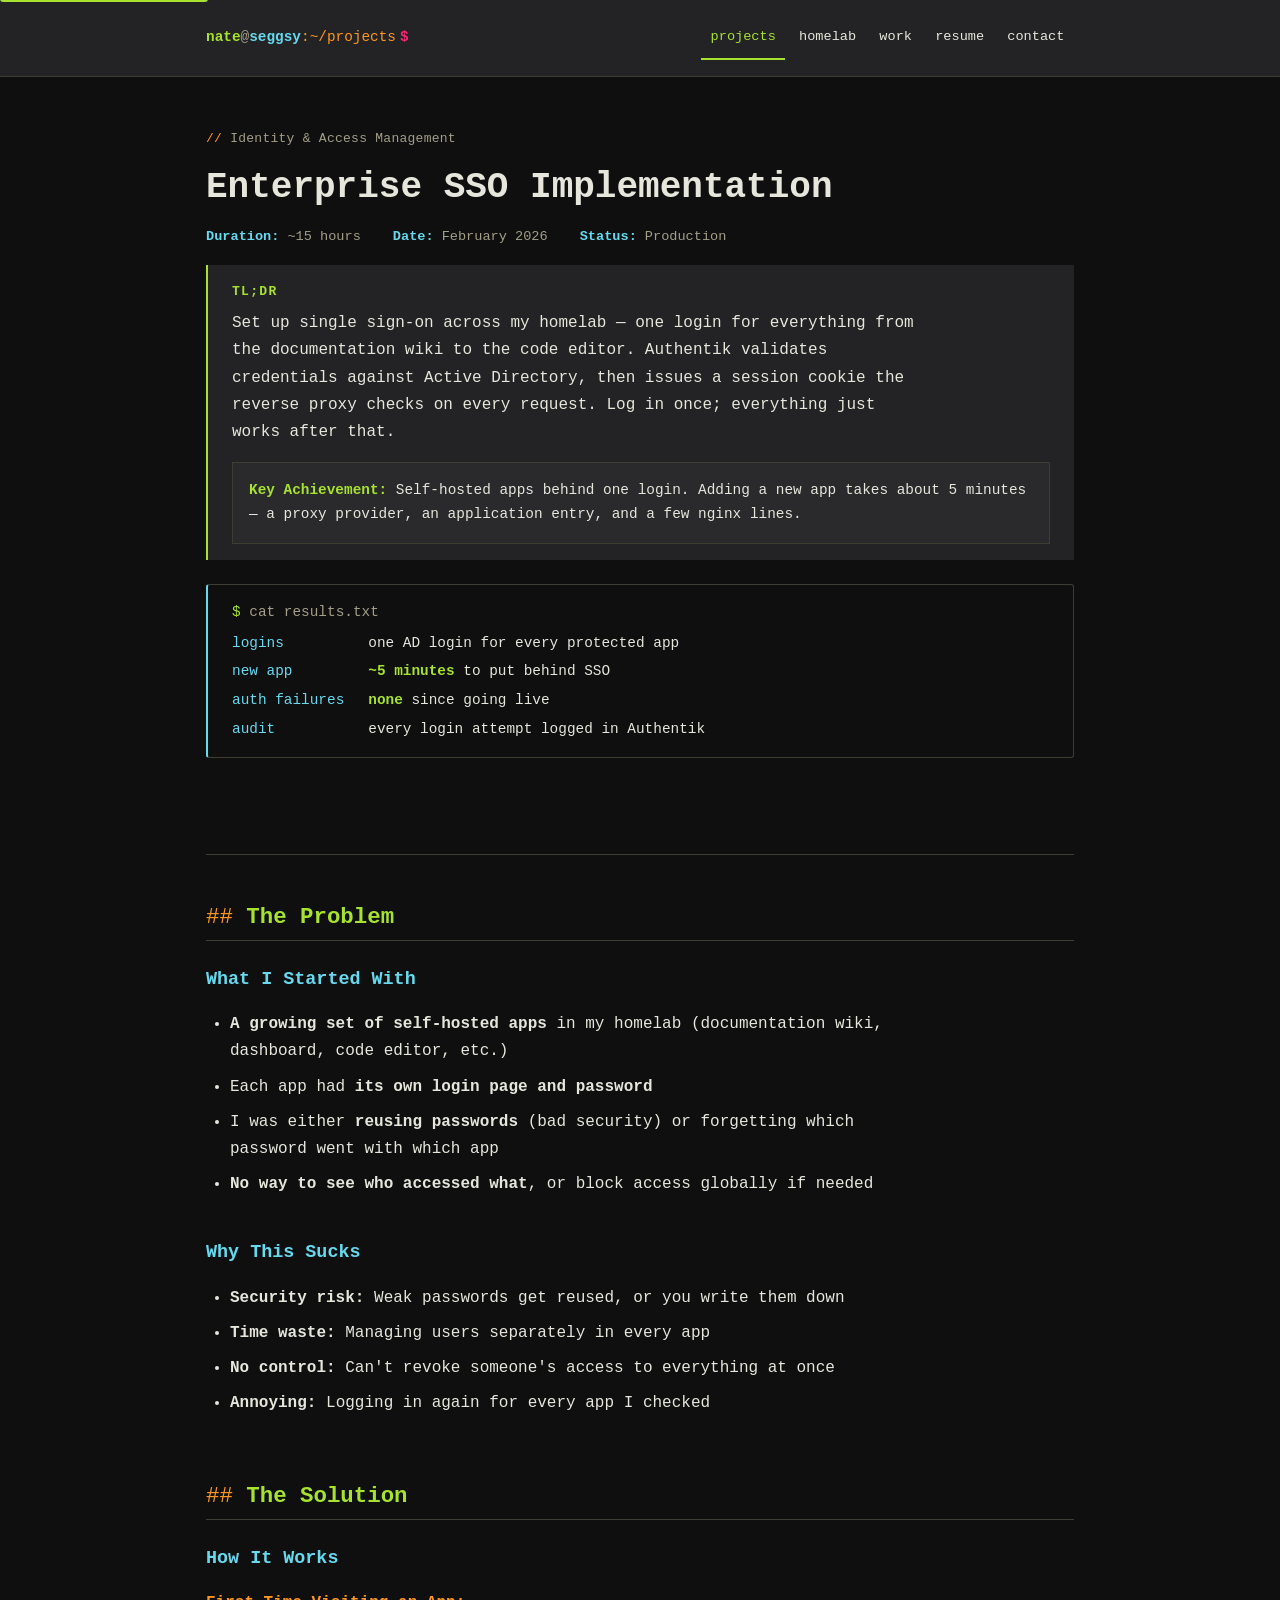
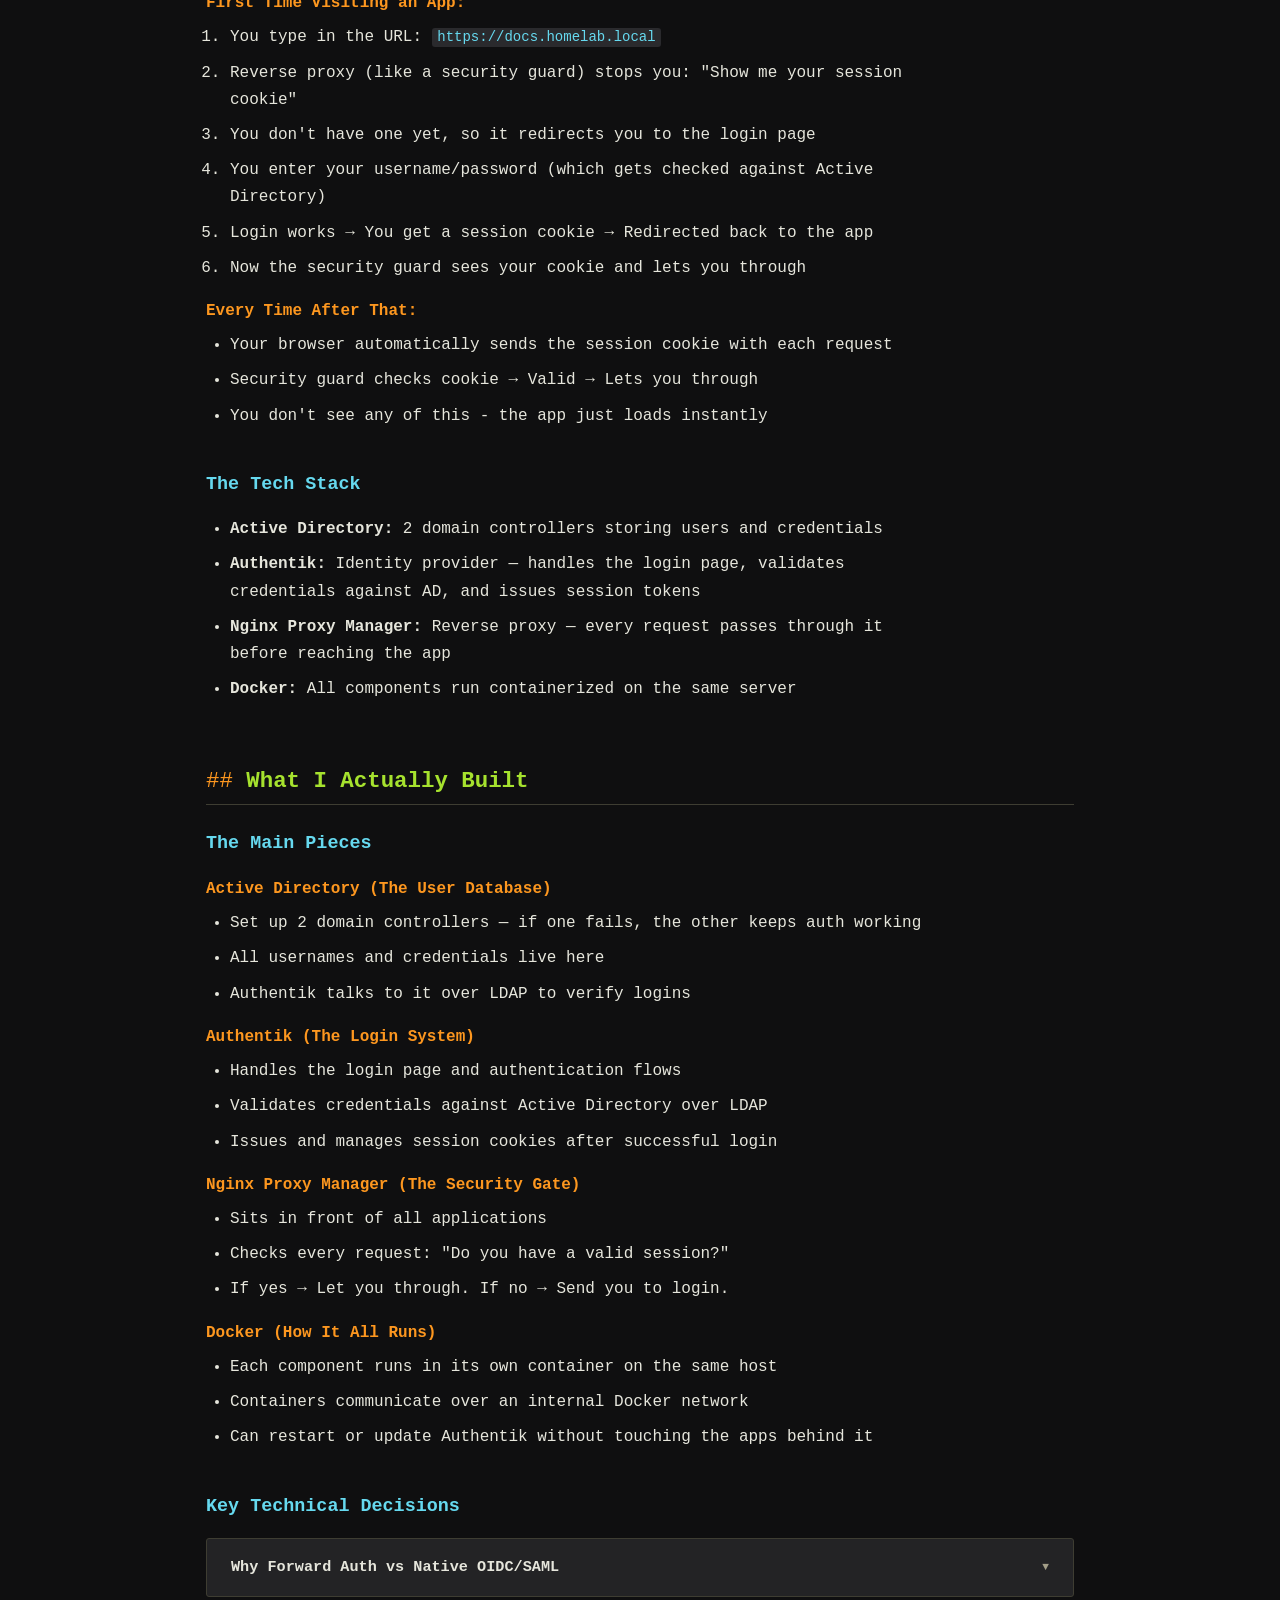
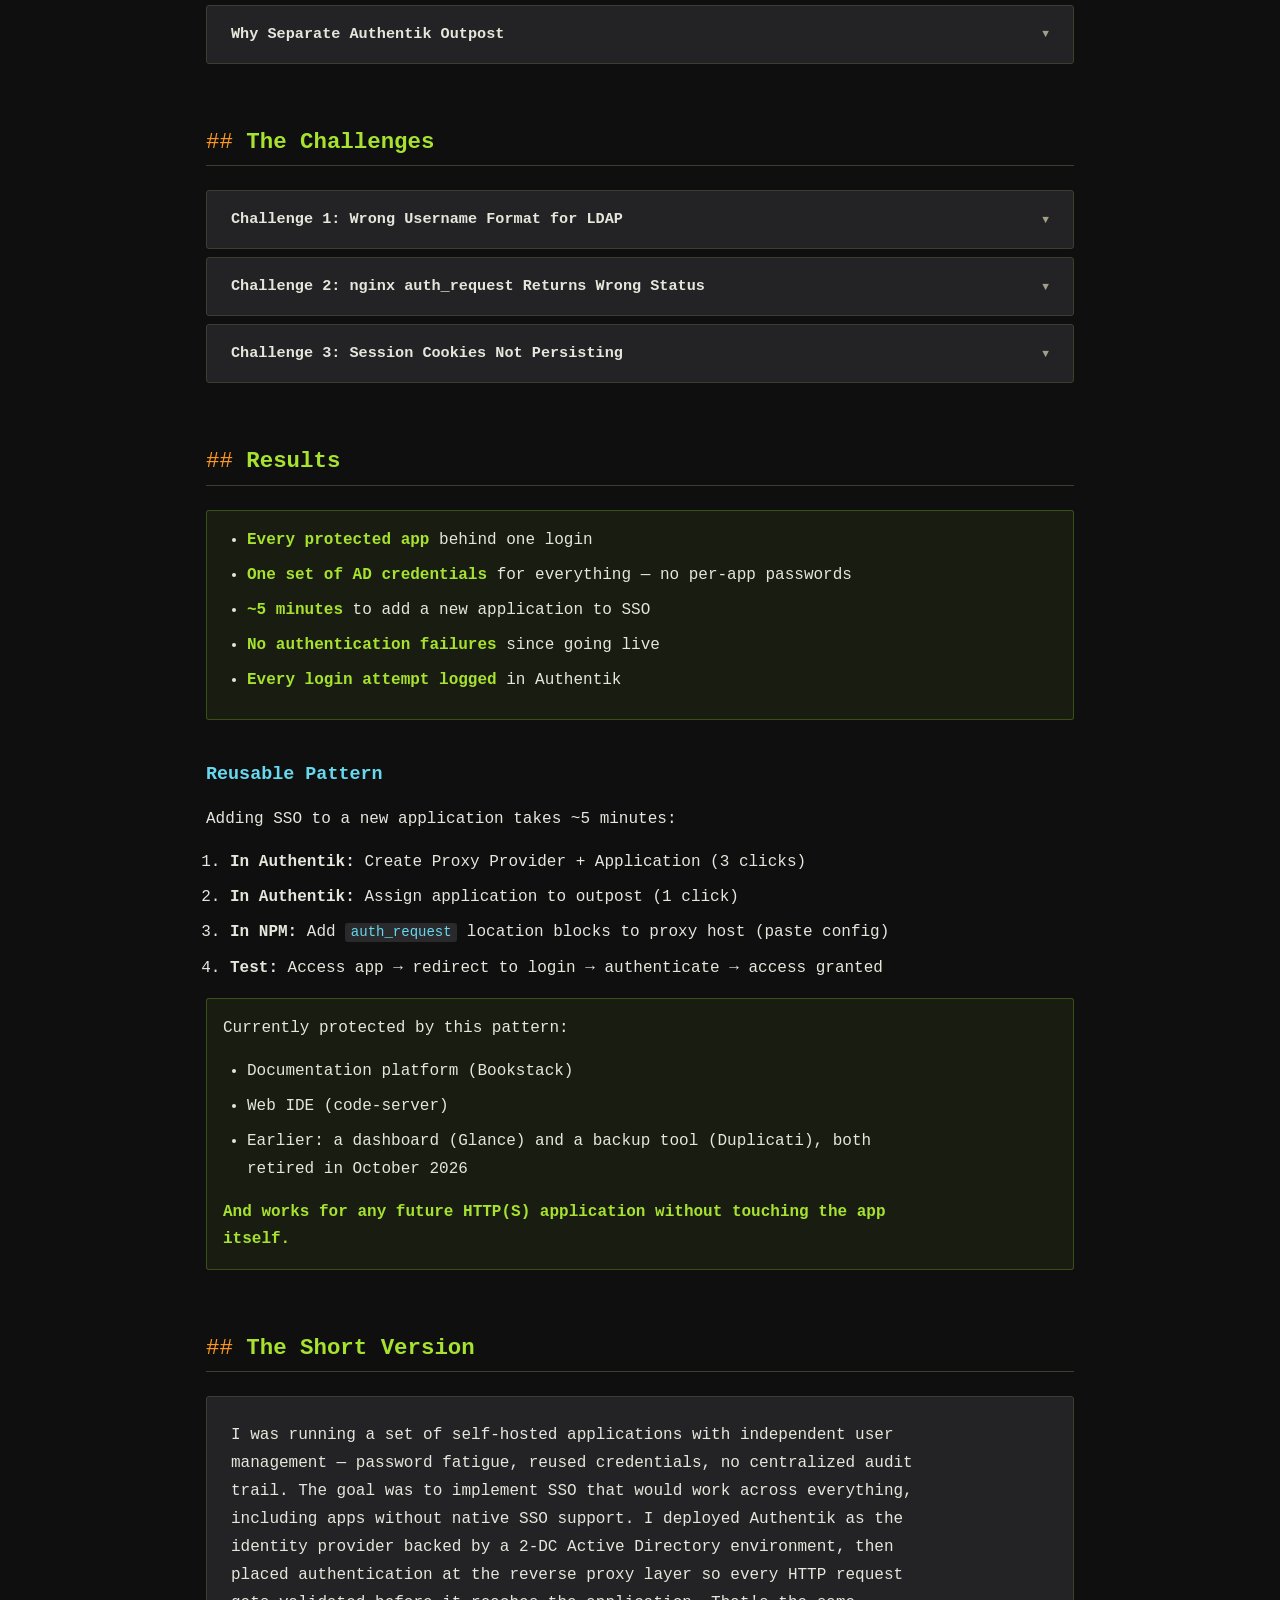
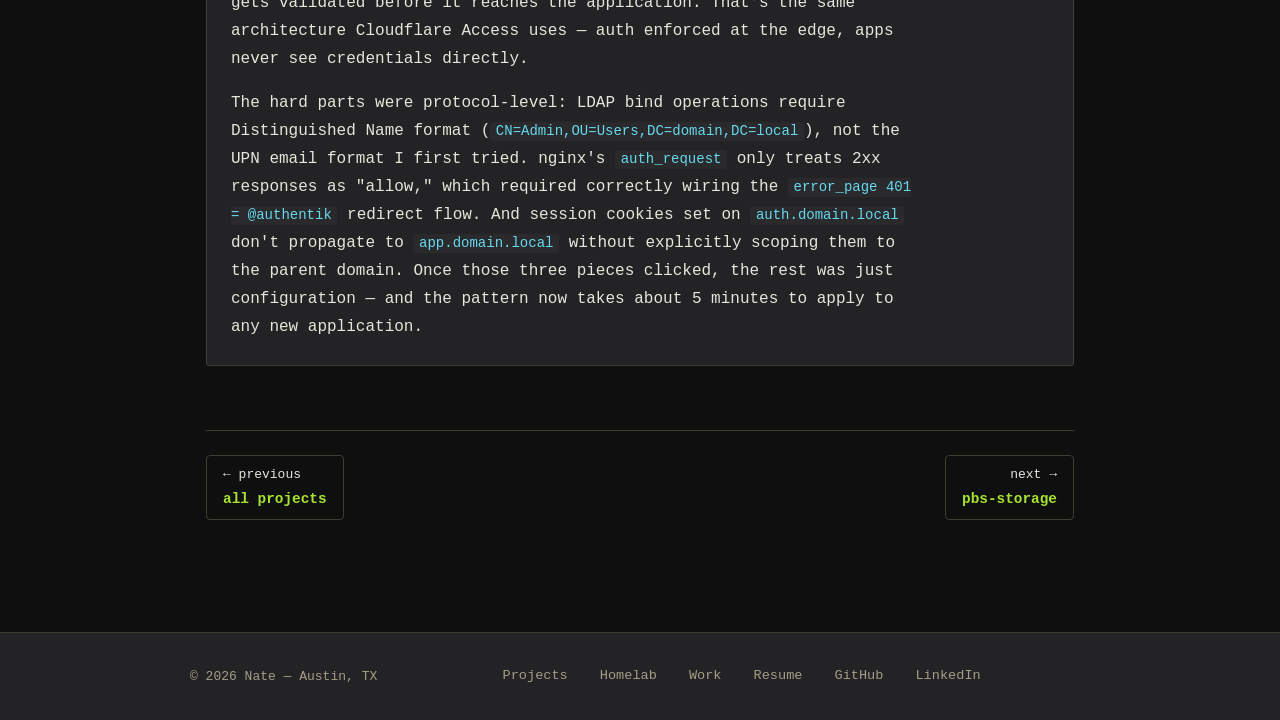
<file: authentik-sso.html>
<!DOCTYPE html>
<html lang="en">
<head>
    <meta charset="UTF-8">
    <meta name="viewport" content="width=device-width, initial-scale=1.0">
    <meta name="description" content="Enterprise SSO Implementation - Authentik + Active Directory forward authentication deployment protecting multiple applications with centralized identity management.">

    <!-- Security Headers -->
    <meta http-equiv="Content-Security-Policy" content="default-src 'self'; style-src 'self' 'unsafe-inline' https://fonts.googleapis.com; font-src 'self' https://fonts.gstatic.com; img-src 'self' data:; script-src 'self' 'unsafe-inline';">
    <meta http-equiv="X-Content-Type-Options" content="nosniff">
    <meta http-equiv="X-Frame-Options" content="DENY">
    <meta http-equiv="Referrer-Policy" content="strict-origin-when-cross-origin">

    <title>Enterprise SSO Implementation - Nate's Portfolio</title>

    <!-- Favicon -->
    <link rel="icon" type="image/svg+xml" href="/favicon.svg">
    <link rel="icon" type="image/png" sizes="32x32" href="/favicon-32x32.png">
    <link rel="icon" type="image/png" sizes="16x16" href="/favicon-16x16.png">
    <link rel="apple-touch-icon" sizes="180x180" href="/apple-touch-icon.png">
    <link rel="manifest" href="/site.webmanifest">

    <!-- Canonical URL -->
    <link rel="canonical" href="https://seggsy.co/authentik-sso">

    <!-- Open Graph / Social Media -->
    <meta property="og:title" content="Enterprise SSO Implementation - Nate's Portfolio">
    <meta property="og:description" content="Forward authentication deployment using Authentik + Active Directory. Self-hosted apps behind one login with centralized identity management and zero per-app credentials.">
    <meta property="og:image" content="https://seggsy.co/og-image.png">
    <meta property="og:url" content="https://seggsy.co/authentik-sso">
    <meta property="og:type" content="article">

    <!-- Twitter Card -->
    <meta name="twitter:card" content="summary_large_image">
    <meta name="twitter:title" content="Enterprise SSO Implementation - Nate's Portfolio">
    <meta name="twitter:description" content="Forward authentication deployment using Authentik + Active Directory. Self-hosted apps behind one login with centralized identity management.">
    <meta name="twitter:image" content="https://seggsy.co/og-image.png">

    <!-- Fonts: IBM Plex Mono -->
    <link rel="preconnect" href="https://fonts.googleapis.com">
    <link rel="preconnect" href="https://fonts.gstatic.com" crossorigin>
    <link href="https://fonts.googleapis.com/css2?family=IBM+Plex+Mono:ital,wght@0,400;0,500;0,600;1,400&display=swap" rel="stylesheet">

    <link rel="stylesheet" href="/styles.css">
</head>
<body>
    <a href="#main-content" class="skip-link">Skip to main content</a>

    <header>
        <nav aria-label="Main navigation">
            <a href="/" class="logo">
                <span class="logo-user">nate</span><span class="logo-at">@</span><span class="logo-host">seggsy</span><span class="logo-path">:~/projects</span><span class="logo-dollar"> $</span>
            </a>
            <ul class="nav-links">
                <li><a href="/#projects" aria-current="true">projects</a></li>
                <li><a href="/homelab-highlights">homelab</a></li>
                <li><a href="/work-highlights">work</a></li>
                <li><a href="/resume">resume</a></li>
                <li><a href="/#contact">contact</a></li>
            </ul>
        </nav>
    </header>

    <main id="main-content" class="project-main" role="main">
        <!-- Project Header -->
        <div class="project-header">
            <span class="project-tag">Identity & Access Management</span>
            <h1>Enterprise SSO Implementation</h1>

            <div class="project-meta">
                <span class="meta-item"><strong>Duration:</strong> ~15 hours</span>
                <span class="meta-item"><strong>Date:</strong> February 2026</span>
                <span class="meta-item"><strong>Status:</strong> Production</span>
            </div>

            <div class="tldr">
                <div class="tldr-title">TL;DR</div>
                <p>Set up single sign-on across my homelab — one login for everything from the documentation wiki to the code editor. Authentik validates credentials against Active Directory, then issues a session cookie the reverse proxy checks on every request. Log in once; everything just works after that.</p>

                <div class="key-achievement">
                    <strong>Key Achievement:</strong> Self-hosted apps behind one login. Adding a new app takes about 5 minutes — a proxy provider, an application entry, and a few nginx lines.
                </div>
            </div>

            <div class="results">
                <div class="results-cmd"><span class="prompt">$</span> cat results.txt</div>
                <dl>
                    <dt>logins</dt>
                    <dd>one AD login for every protected app</dd>
                    <dt>new app</dt>
                    <dd><strong>~5 minutes</strong> to put behind SSO</dd>
                    <dt>auth failures</dt>
                    <dd><strong>none</strong> since going live</dd>
                    <dt>audit</dt>
                    <dd>every login attempt logged in Authentik</dd>
                </dl>
            </div>
        </div>

        <!-- The Problem -->
        <section class="section">
            <h2>The Problem</h2>

            <h3>What I Started With</h3>
            <ul>
                <li><strong>A growing set of self-hosted apps</strong> in my homelab (documentation wiki, dashboard, code editor, etc.)</li>
                <li>Each app had <strong>its own login page and password</strong></li>
                <li>I was either <strong>reusing passwords</strong> (bad security) or forgetting which password went with which app</li>
                <li><strong>No way to see who accessed what</strong>, or block access globally if needed</li>
            </ul>

            <h3>Why This Sucks</h3>
            <ul>
                <li><strong>Security risk:</strong> Weak passwords get reused, or you write them down</li>
                <li><strong>Time waste:</strong> Managing users separately in every app</li>
                <li><strong>No control:</strong> Can't revoke someone's access to everything at once</li>
                <li><strong>Annoying:</strong> Logging in again for every app I checked</li>
            </ul>

        </section>

        <!-- The Solution -->
        <section class="section">
            <h2>The Solution</h2>

            <h3>How It Works</h3>

            <h4>First Time Visiting an App:</h4>
            <ol>
                <li>You type in the URL: <code>https://docs.homelab.local</code></li>
                <li>Reverse proxy (like a security guard) stops you: "Show me your session cookie"</li>
                <li>You don't have one yet, so it redirects you to the login page</li>
                <li>You enter your username/password (which gets checked against Active Directory)</li>
                <li>Login works → You get a session cookie → Redirected back to the app</li>
                <li>Now the security guard sees your cookie and lets you through</li>
            </ol>

            <h4>Every Time After That:</h4>
            <ul>
                <li>Your browser automatically sends the session cookie with each request</li>
                <li>Security guard checks cookie → Valid → Lets you through</li>
                <li>You don't see any of this - the app just loads instantly</li>
            </ul>

            <h3>The Tech Stack</h3>
            <ul>
                <li><strong>Active Directory:</strong> 2 domain controllers storing users and credentials</li>
                <li><strong>Authentik:</strong> Identity provider — handles the login page, validates credentials against AD, and issues session tokens</li>
                <li><strong>Nginx Proxy Manager:</strong> Reverse proxy — every request passes through it before reaching the app</li>
                <li><strong>Docker:</strong> All components run containerized on the same server</li>
            </ul>
        </section>

        <!-- Technical Implementation -->
        <section class="section">
            <h2>What I Actually Built</h2>

            <h3>The Main Pieces</h3>

            <h4>Active Directory (The User Database)</h4>
            <ul>
                <li>Set up 2 domain controllers — if one fails, the other keeps auth working</li>
                <li>All usernames and credentials live here</li>
                <li>Authentik talks to it over LDAP to verify logins</li>
            </ul>

            <h4>Authentik (The Login System)</h4>
            <ul>
                <li>Handles the login page and authentication flows</li>
                <li>Validates credentials against Active Directory over LDAP</li>
                <li>Issues and manages session cookies after successful login</li>
            </ul>

            <h4>Nginx Proxy Manager (The Security Gate)</h4>
            <ul>
                <li>Sits in front of all applications</li>
                <li>Checks every request: "Do you have a valid session?"</li>
                <li>If yes → Let you through. If no → Send you to login.</li>
            </ul>

            <h4>Docker (How It All Runs)</h4>
            <ul>
                <li>Each component runs in its own container on the same host</li>
                <li>Containers communicate over an internal Docker network</li>
                <li>Can restart or update Authentik without touching the apps behind it</li>
            </ul>

            <h3>Key Technical Decisions</h3>

            <div class="collapsible">
                <div class="collapsible-header">
                    <div class="collapsible-title">Why Forward Auth vs Native OIDC/SAML</div>
                    <div class="collapsible-icon">▼</div>
                </div>
                <div class="collapsible-content">
                    <div class="collapsible-inner">
                        <ul>
                            <li>Forward auth works with <strong>any</strong> HTTP(S) application — no changes to the app itself</li>
                            <li>Application never sees credentials</li>
                            <li>Auth enforced at the network edge before requests reach the app</li>
                            <li>Same pattern applies to any app you add later</li>
                            <li>Trade-off: Double authentication if the app has its own native auth (acceptable here)</li>
                        </ul>
                    </div>
                </div>
            </div>

            <div class="collapsible">
                <div class="collapsible-header">
                    <div class="collapsible-title">Why Separate Authentik Outpost</div>
                    <div class="collapsible-icon">▼</div>
                </div>
                <div class="collapsible-content">
                    <div class="collapsible-inner">
                        <ul>
                            <li>Performance isolation (auth validation vs login flows, LDAP queries, UI)</li>
                            <li>Separation of concerns (auth validation vs identity management)</li>
                            <li>Mirrors enterprise IdP architecture (e.g., Okta agents)</li>
                        </ul>
                    </div>
                </div>
            </div>
        </section>

        <!-- The Challenges -->
        <section class="section">
            <h2>The Challenges</h2>

            <div class="collapsible">
                <div class="collapsible-header">
                    <div class="collapsible-title">Challenge 1: Wrong Username Format for LDAP</div>
                    <div class="collapsible-icon">▼</div>
                </div>
                <div class="collapsible-content">
                    <div class="collapsible-inner">
                        <h4>What Went Wrong:</h4>
                        <div class="terminal">
                            <pre>Error: LDAP bind failed - Invalid credentials</pre>
                        </div>

                        <h4>The Problem:</h4>
                        <ul>
                            <li>I was using email format: <code>admin@domain.local</code></li>
                            <li>LDAP doesn't understand email format - it needs a specific path</li>
                            <li>Required format: <code>CN=Admin,OU=Users,DC=domain,DC=local</code></li>
                        </ul>

                        <h4>The Fix:</h4>
                        <p>Used the full Distinguished Name (DN) path instead of email/UPN format.</p>

                        <h4>Lesson Learned:</h4>
                        <p>LDAP has its own addressing format. Email-style usernames won't work for bind operations.</p>
                    </div>
                </div>
            </div>

            <div class="collapsible">
                <div class="collapsible-header">
                    <div class="collapsible-title">Challenge 2: nginx auth_request Returns Wrong Status</div>
                    <div class="collapsible-icon">▼</div>
                </div>
                <div class="collapsible-content">
                    <div class="collapsible-inner">
                        <h4>What Went Wrong:</h4>
                        <div class="terminal">
                            <pre>401 Unauthorized (even after successful login)</pre>
                        </div>

                        <h4>The Problem:</h4>
                        <ul>
                            <li>nginx's <code>auth_request</code> only accepts 2xx as "allow"</li>
                            <li>Authentik was returning 401 for "not logged in" (correct)</li>
                            <li>But nginx wasn't properly handling the redirect flow</li>
                        </ul>

                        <h4>The Fix:</h4>
                        <p>Configured proper <code>error_page 401 = @authentik</code> handling and set up the redirect location block correctly.</p>

                        <h4>Lesson Learned:</h4>
                        <p>HTTP status codes have specific meanings in auth flows. Need to understand how nginx interprets subrequest responses.</p>
                    </div>
                </div>
            </div>

            <div class="collapsible">
                <div class="collapsible-header">
                    <div class="collapsible-title">Challenge 3: Session Cookies Not Persisting</div>
                    <div class="collapsible-icon">▼</div>
                </div>
                <div class="collapsible-content">
                    <div class="collapsible-inner">
                        <h4>What Went Wrong:</h4>
                        <div class="terminal">
                            <pre>Login works, but redirected back to login immediately</pre>
                        </div>

                        <h4>The Problem:</h4>
                        <ul>
                            <li>Cookies have domain restrictions</li>
                            <li>Cookie set for <code>auth.domain.local</code> wasn't being sent to <code>app.domain.local</code></li>
                            <li>Browser security feature, not a bug</li>
                        </ul>

                        <h4>The Fix:</h4>
                        <p>Configured Authentik to set cookies for the parent domain <code>.domain.local</code> so they're sent to all subdomains.</p>

                        <h4>Lesson Learned:</h4>
                        <p>When login involves redirects between subdomains, you have to understand cookie policies. This took reading browser documentation and testing different settings.</p>
                    </div>
                </div>
            </div>
        </section>

        <!-- Results -->
        <section class="section">
            <h2>Results</h2>

            <div class="success-box">
                <ul style="margin-bottom: 0;">
                    <li><strong>Every protected app</strong> behind one login</li>
                    <li><strong>One set of AD credentials</strong> for everything — no per-app passwords</li>
                    <li><strong>~5 minutes</strong> to add a new application to SSO</li>
                    <li><strong>No authentication failures</strong> since going live</li>
                    <li><strong>Every login attempt logged</strong> in Authentik</li>
                </ul>
            </div>

            <h3>Reusable Pattern</h3>
            <p>Adding SSO to a new application takes ~5 minutes:</p>

            <ol>
                <li><strong>In Authentik:</strong> Create Proxy Provider + Application (3 clicks)</li>
                <li><strong>In Authentik:</strong> Assign application to outpost (1 click)</li>
                <li><strong>In NPM:</strong> Add <code>auth_request</code> location blocks to proxy host (paste config)</li>
                <li><strong>Test:</strong> Access app → redirect to login → authenticate → access granted</li>
            </ol>

            <div class="success-box">
                <p>Currently protected by this pattern:</p>
                <ul style="margin-bottom: 0;">
                    <li>Documentation platform (Bookstack)</li>
                    <li>Web IDE (code-server)</li>
                    <li>Earlier: a dashboard (Glance) and a backup tool (Duplicati), both retired in October 2026</li>
                </ul>
                <p style="margin-top: var(--space-sm); margin-bottom: 0;"><strong>And works for any future HTTP(S) application without touching the app itself.</strong></p>
            </div>
        </section>

        <!-- The Short Version -->
        <section class="section">
            <h2>The Short Version</h2>

            <div class="story-section">
                <p>I was running a set of self-hosted applications with independent user management — password fatigue, reused credentials, no centralized audit trail. The goal was to implement SSO that would work across everything, including apps without native SSO support. I deployed Authentik as the identity provider backed by a 2-DC Active Directory environment, then placed authentication at the reverse proxy layer so every HTTP request gets validated before it reaches the application. That's the same architecture Cloudflare Access uses — auth enforced at the edge, apps never see credentials directly.</p>
                <p>The hard parts were protocol-level: LDAP bind operations require Distinguished Name format (<code>CN=Admin,OU=Users,DC=domain,DC=local</code>), not the UPN email format I first tried. nginx's <code>auth_request</code> only treats 2xx responses as "allow," which required correctly wiring the <code>error_page 401 = @authentik</code> redirect flow. And session cookies set on <code>auth.domain.local</code> don't propagate to <code>app.domain.local</code> without explicitly scoping them to the parent domain. Once those three pieces clicked, the rest was just configuration — and the pattern now takes about 5 minutes to apply to any new application.</p>
            </div>
        </section>
        <nav class="project-pager" aria-label="More projects">
            <a href="/#projects" class="pager-prev"><span class="pager-label">&larr; previous</span><span class="pager-title">all projects</span></a>
            <a href="/pbs-storage" class="pager-next" rel="next"><span class="pager-label">next &rarr;</span><span class="pager-title">pbs-storage</span></a>
        </nav>
    </main>

    <footer class="project-footer" role="contentinfo">
        <div class="footer-content">
            <div class="footer-copy">&copy; 2026 Nate &mdash; Austin, TX</div>
            <nav class="footer-links" aria-label="Footer navigation">
                <a href="/#projects">Projects</a>
                <a href="/homelab-highlights">Homelab</a>
                <a href="/work-highlights">Work</a>
                <a href="/resume">Resume</a>
                <a href="https://github.com/NWA-F3RG" target="_blank" rel="noopener noreferrer" aria-label="GitHub (opens in new tab)">GitHub</a>
                <a href="https://www.linkedin.com/in/nathannwaeze/" target="_blank" rel="noopener noreferrer" aria-label="LinkedIn (opens in new tab)">LinkedIn</a>
            </nav>
        </div>
    </footer>

    <script>
        document.querySelectorAll('.collapsible-header').forEach(header => {
            header.addEventListener('click', () => {
                const collapsible = header.parentElement;
                collapsible.classList.toggle('active');
            });

            header.setAttribute('tabindex', '0');
            header.setAttribute('role', 'button');
            header.addEventListener('keydown', (e) => {
                if (e.key === 'Enter' || e.key === ' ') {
                    e.preventDefault();
                    header.click();
                }
            });
        });
    </script>
</body>
</html>
</file>
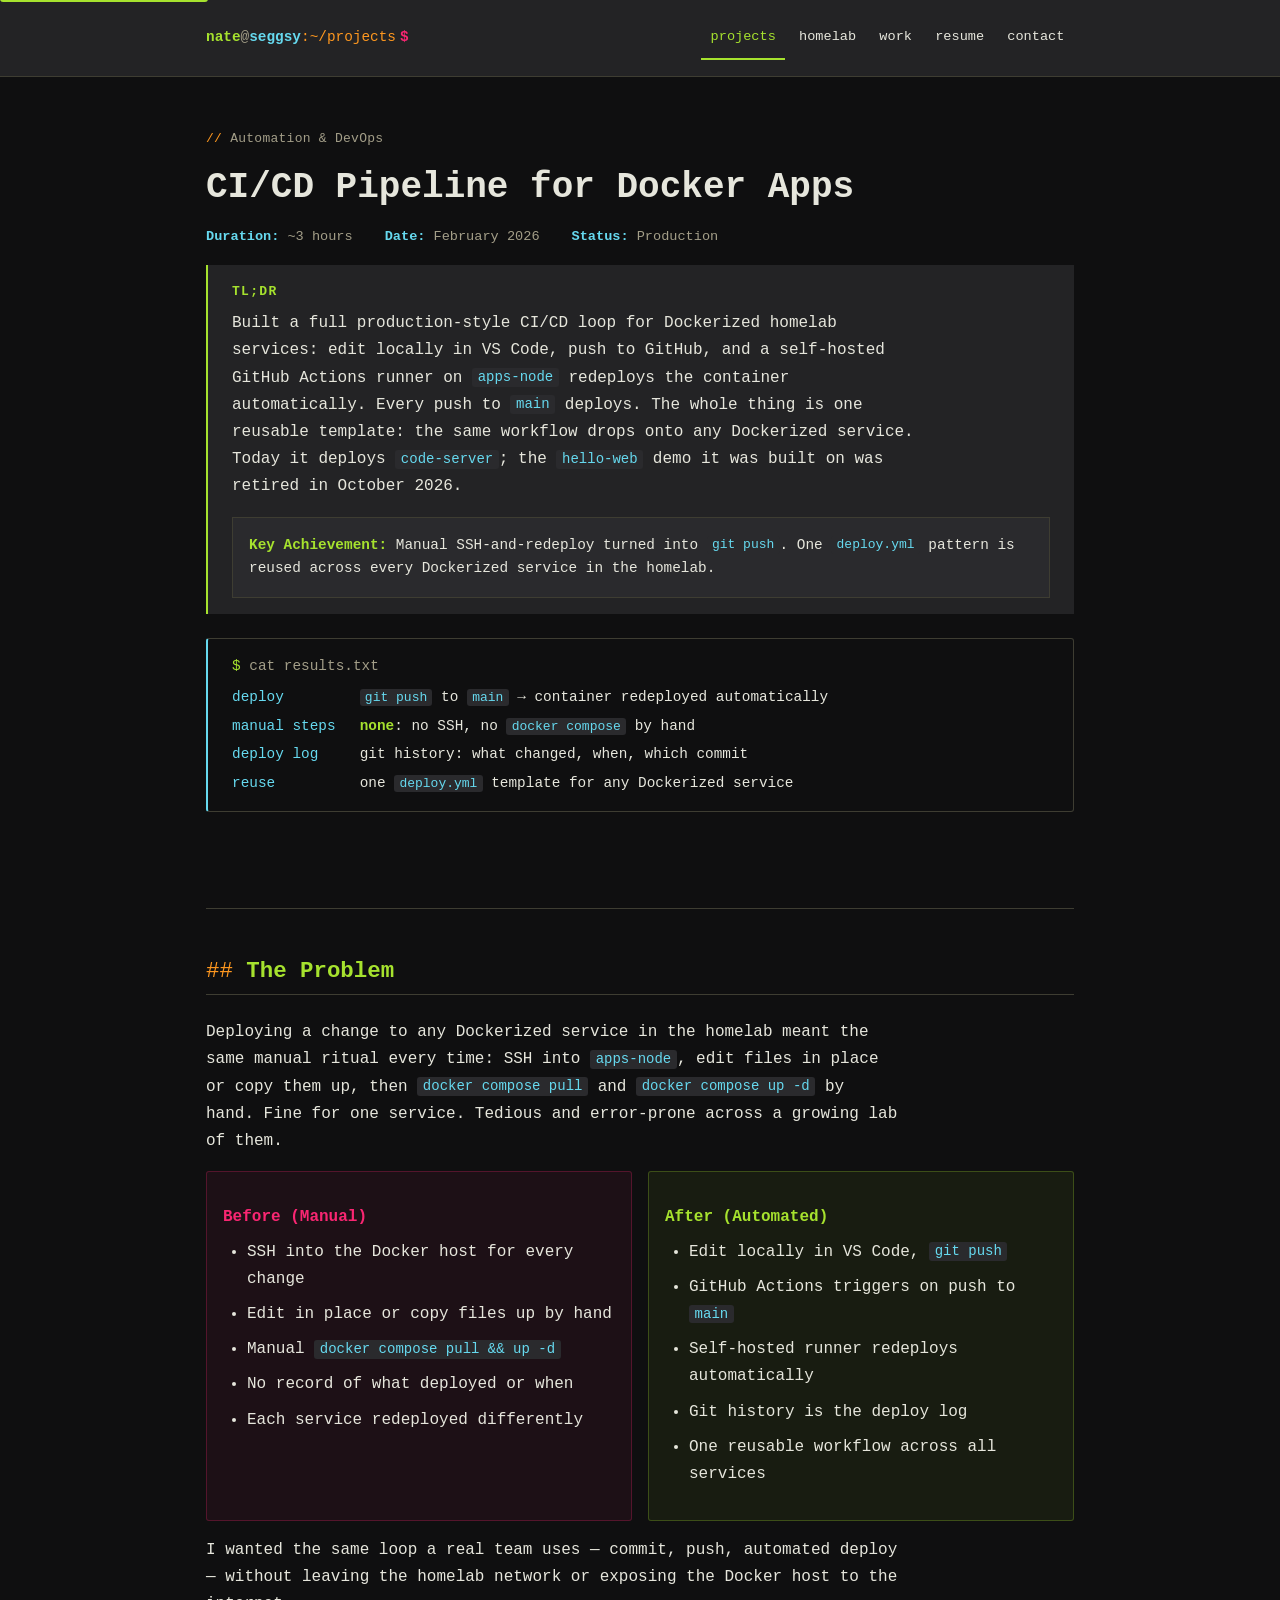
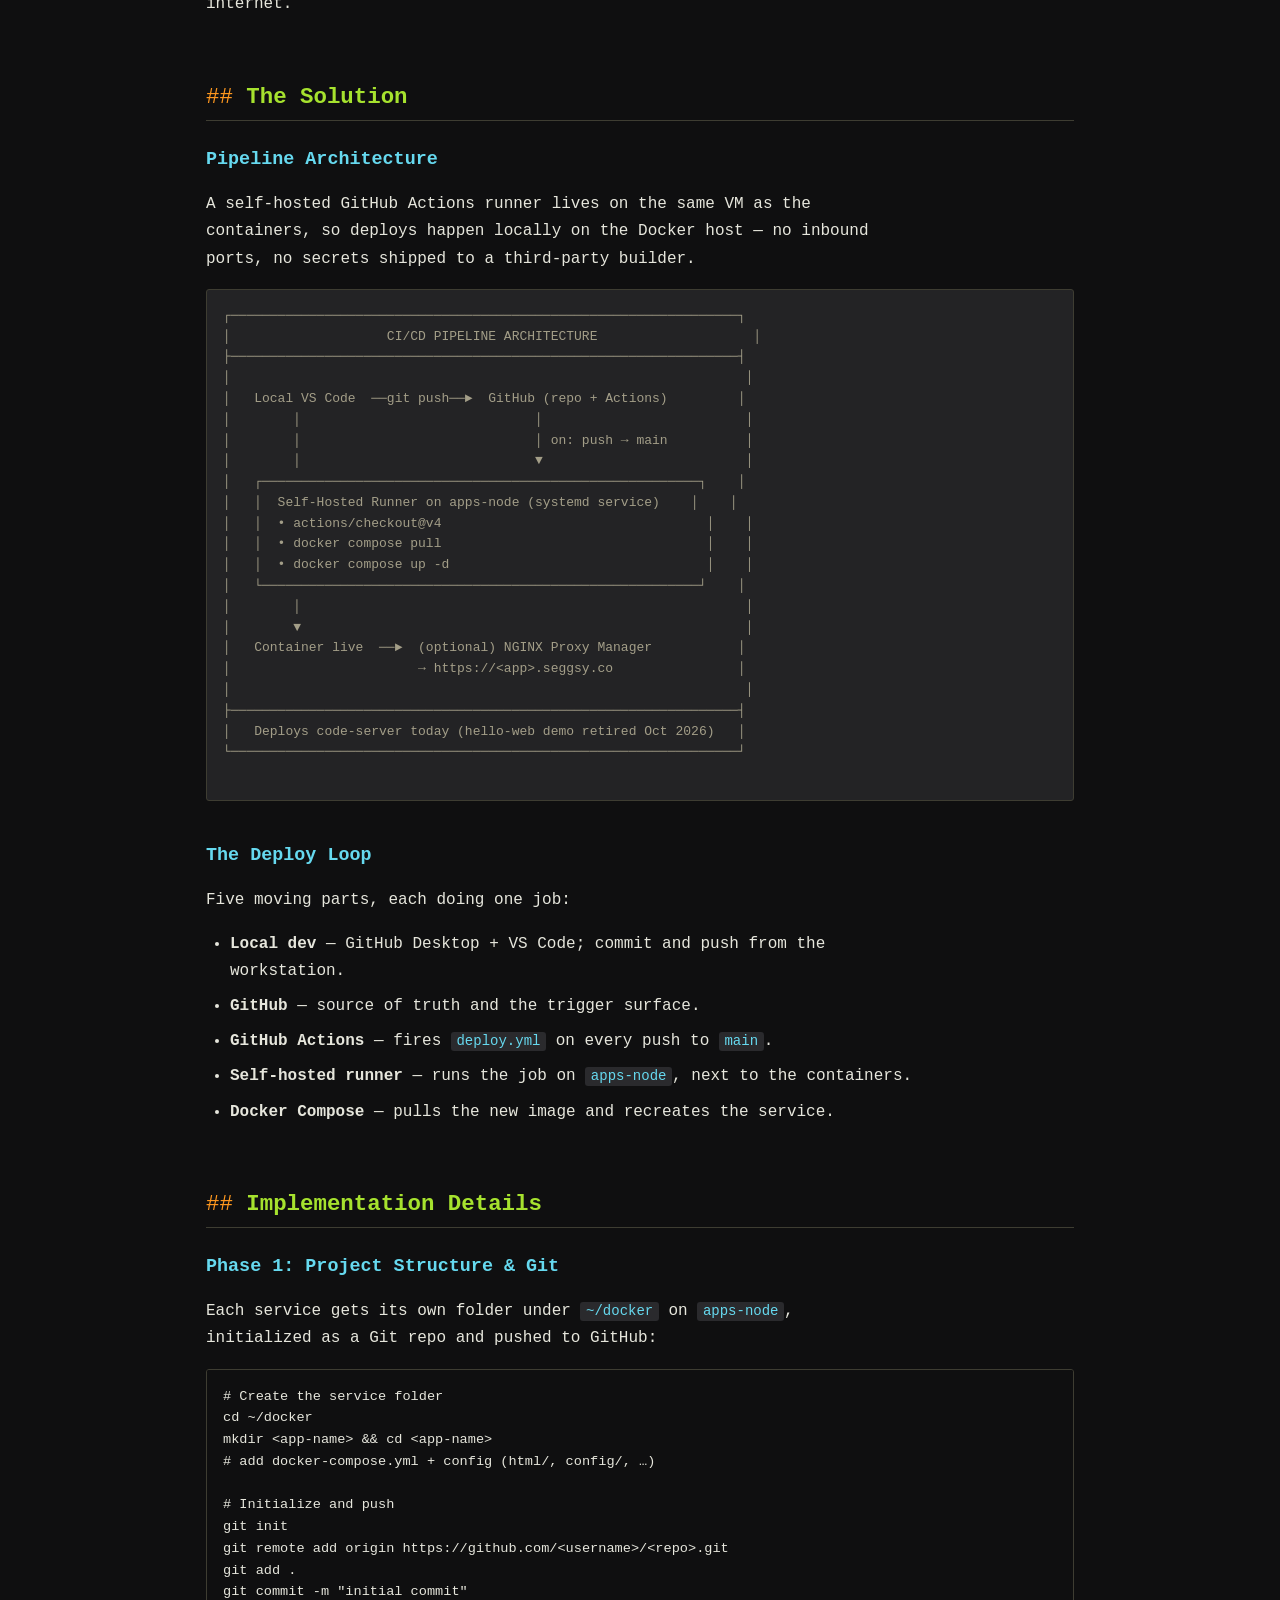
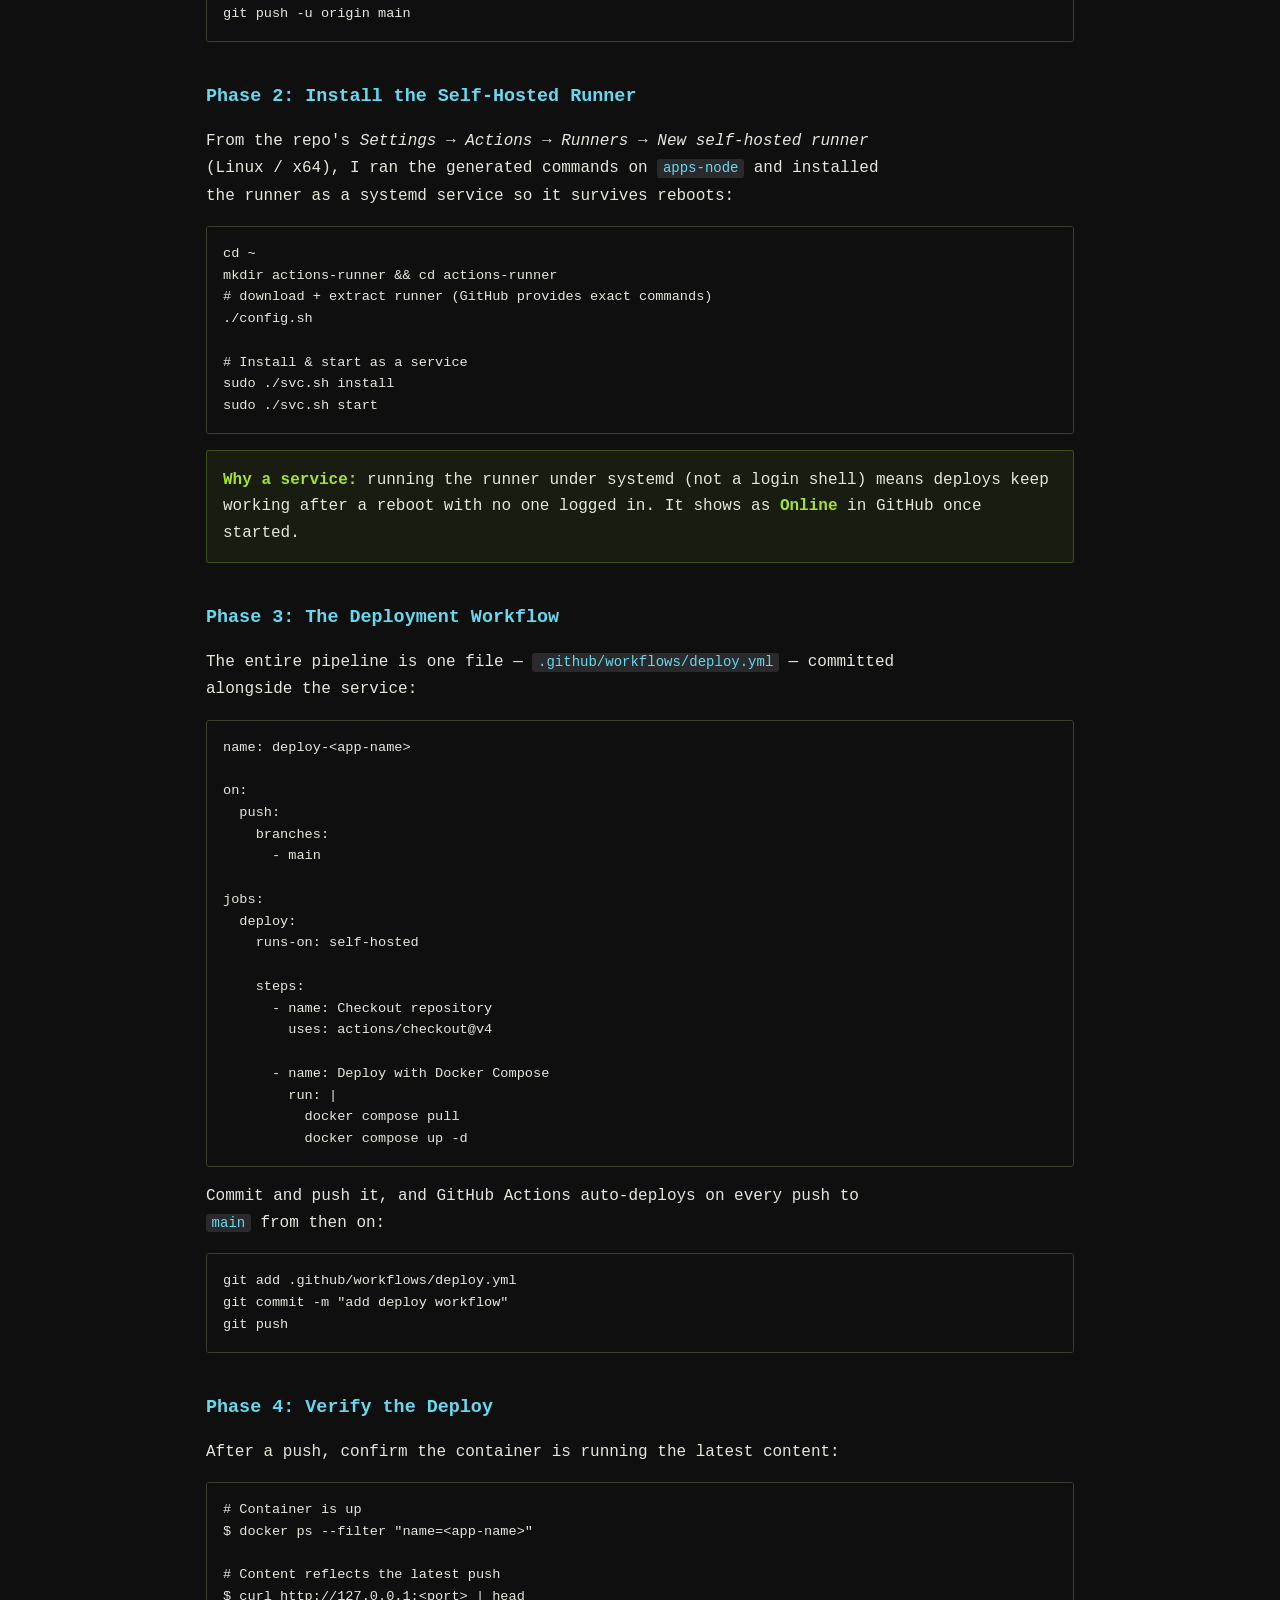
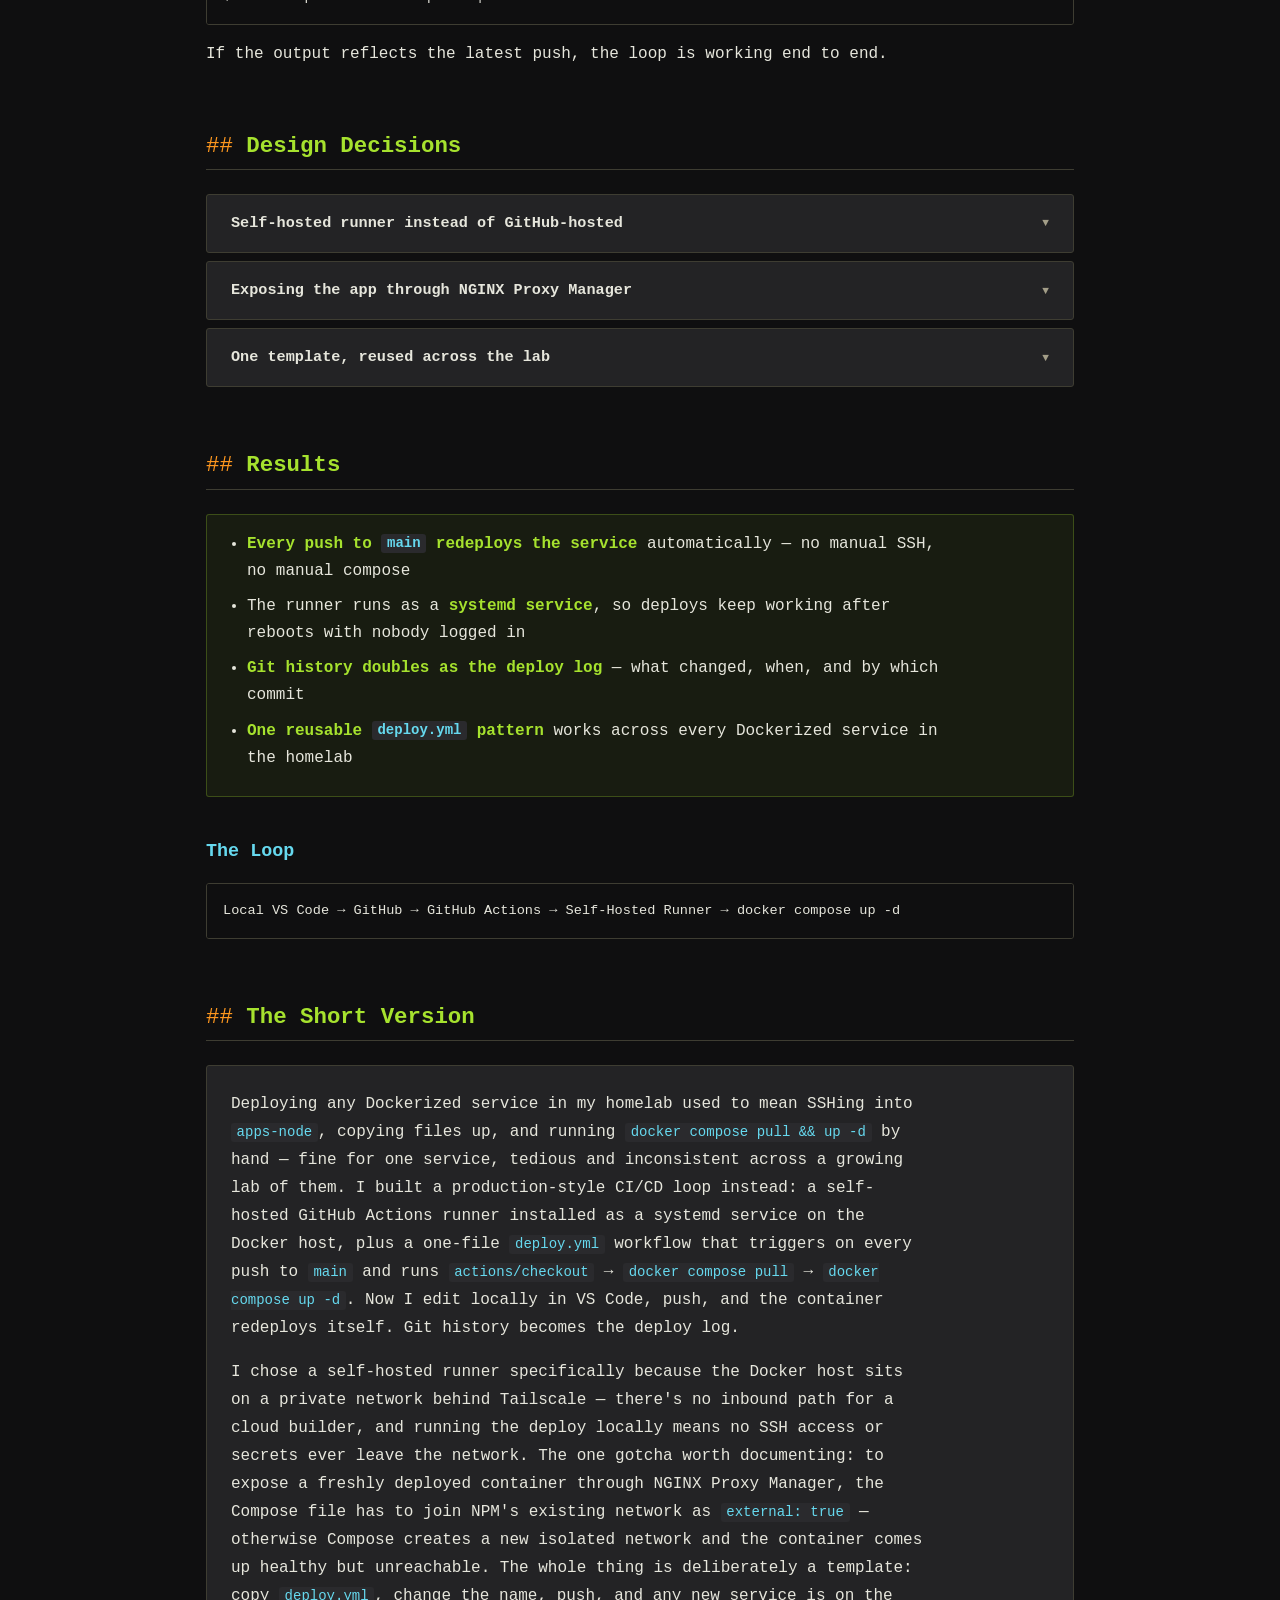
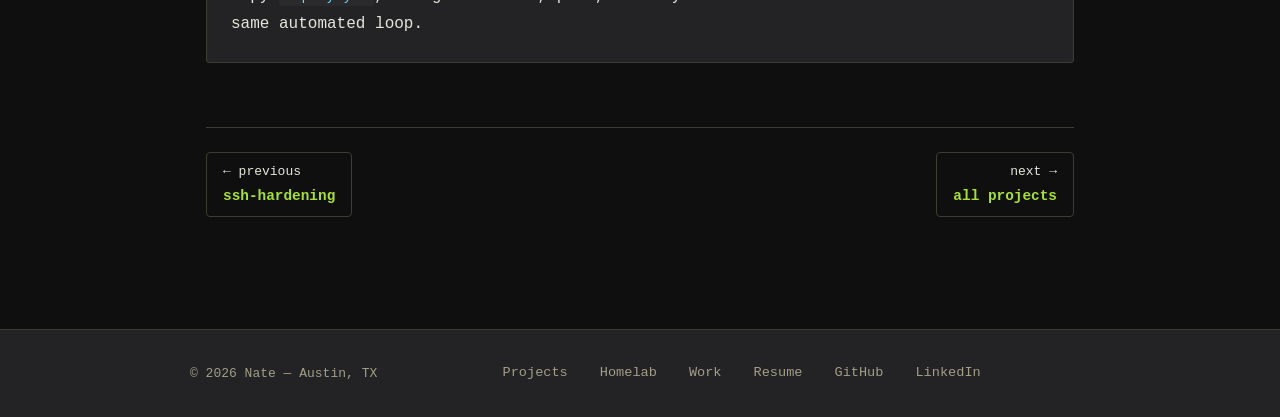
<file: ci-cd-pipeline.html>
<!DOCTYPE html>
<html lang="en">
<head>
    <meta charset="UTF-8">
    <meta name="viewport" content="width=device-width, initial-scale=1.0">
    <meta name="description" content="CI/CD Pipeline for Docker Apps - GitHub Actions and a self-hosted runner auto-deploy Dockerized homelab services on every push to main.">

    <!-- Security Headers -->
    <meta http-equiv="Content-Security-Policy" content="default-src 'self'; style-src 'self' 'unsafe-inline' https://fonts.googleapis.com; font-src 'self' https://fonts.gstatic.com; img-src 'self' data:; script-src 'self' 'unsafe-inline';">
    <meta http-equiv="X-Content-Type-Options" content="nosniff">
    <meta http-equiv="X-Frame-Options" content="DENY">
    <meta http-equiv="Referrer-Policy" content="strict-origin-when-cross-origin">

    <title>CI/CD Pipeline for Docker Apps - Nate's Portfolio</title>

    <!-- Favicon -->
    <link rel="icon" type="image/svg+xml" href="/favicon.svg">
    <link rel="icon" type="image/png" sizes="32x32" href="/favicon-32x32.png">
    <link rel="icon" type="image/png" sizes="16x16" href="/favicon-16x16.png">
    <link rel="apple-touch-icon" sizes="180x180" href="/apple-touch-icon.png">
    <link rel="manifest" href="/site.webmanifest">

    <!-- Canonical URL -->
    <link rel="canonical" href="https://seggsy.co/ci-cd-pipeline">

    <!-- Open Graph / Social Media -->
    <meta property="og:title" content="CI/CD Pipeline for Docker Apps - Nate's Portfolio">
    <meta property="og:description" content="GitHub Actions plus a self-hosted runner on apps-node auto-deploy Dockerized homelab services on every push to main. One reusable template across the lab.">
    <meta property="og:image" content="https://seggsy.co/og-image.png">
    <meta property="og:url" content="https://seggsy.co/ci-cd-pipeline">
    <meta property="og:type" content="article">

    <!-- Twitter Card -->
    <meta name="twitter:card" content="summary_large_image">
    <meta name="twitter:title" content="CI/CD Pipeline for Docker Apps - Nate's Portfolio">
    <meta name="twitter:description" content="GitHub Actions plus a self-hosted runner auto-deploy Dockerized homelab services on every push to main.">
    <meta name="twitter:image" content="https://seggsy.co/og-image.png">

    <!-- Fonts: IBM Plex Mono -->
    <link rel="preconnect" href="https://fonts.googleapis.com">
    <link rel="preconnect" href="https://fonts.gstatic.com" crossorigin>
    <link href="https://fonts.googleapis.com/css2?family=IBM+Plex+Mono:ital,wght@0,400;0,500;0,600;1,400&display=swap" rel="stylesheet">

    <link rel="stylesheet" href="/styles.css">
</head>
<body>
    <a href="#main-content" class="skip-link">Skip to main content</a>

    <header>
        <nav aria-label="Main navigation">
            <a href="/" class="logo">
                <span class="logo-user">nate</span><span class="logo-at">@</span><span class="logo-host">seggsy</span><span class="logo-path">:~/projects</span><span class="logo-dollar"> $</span>
            </a>
            <ul class="nav-links">
                <li><a href="/#projects" aria-current="true">projects</a></li>
                <li><a href="/homelab-highlights">homelab</a></li>
                <li><a href="/work-highlights">work</a></li>
                <li><a href="/resume">resume</a></li>
                <li><a href="/#contact">contact</a></li>
            </ul>
        </nav>
    </header>

    <main id="main-content" class="project-main" role="main">
        <!-- Project Header -->
        <div class="project-header">
            <span class="project-tag">Automation &amp; DevOps</span>
            <h1>CI/CD Pipeline for Docker Apps</h1>

            <div class="project-meta">
                <span class="meta-item"><strong>Duration:</strong> ~3 hours</span>
                <span class="meta-item"><strong>Date:</strong> February 2026</span>
                <span class="meta-item"><strong>Status:</strong> Production</span>
            </div>

            <div class="tldr">
                <div class="tldr-title">TL;DR</div>
                <p>Built a full production-style CI/CD loop for Dockerized homelab services: edit locally in VS Code, push to GitHub, and a self-hosted GitHub Actions runner on <code>apps-node</code> redeploys the container automatically. Every push to <code>main</code> deploys. The whole thing is one reusable template: the same workflow drops onto any Dockerized service. Today it deploys <code>code-server</code>; the <code>hello-web</code> demo it was built on was retired in October 2026.</p>

                <div class="key-achievement">
                    <strong>Key Achievement:</strong> Manual SSH-and-redeploy turned into <code>git push</code>. One <code>deploy.yml</code> pattern is reused across every Dockerized service in the homelab.
                </div>
            </div>

            <div class="results">
                <div class="results-cmd"><span class="prompt">$</span> cat results.txt</div>
                <dl>
                    <dt>deploy</dt>
                    <dd><code>git push</code> to <code>main</code> → container redeployed automatically</dd>
                    <dt>manual steps</dt>
                    <dd><strong>none</strong>: no SSH, no <code>docker compose</code> by hand</dd>
                    <dt>deploy log</dt>
                    <dd>git history: what changed, when, which commit</dd>
                    <dt>reuse</dt>
                    <dd>one <code>deploy.yml</code> template for any Dockerized service</dd>
                </dl>
            </div>
        </div>

        <!-- The Problem -->
        <section class="section">
            <h2>The Problem</h2>

            <p>Deploying a change to any Dockerized service in the homelab meant the same manual ritual every time: SSH into <code>apps-node</code>, edit files in place or copy them up, then <code>docker compose pull</code> and <code>docker compose up -d</code> by hand. Fine for one service. Tedious and error-prone across a growing lab of them.</p>

            <div class="comparison-grid">
                <div class="before-box">
                    <h4>Before (Manual)</h4>
                    <ul>
                        <li>SSH into the Docker host for every change</li>
                        <li>Edit in place or copy files up by hand</li>
                        <li>Manual <code>docker compose pull &amp;&amp; up -d</code></li>
                        <li>No record of what deployed or when</li>
                        <li>Each service redeployed differently</li>
                    </ul>
                </div>
                <div class="after-box">
                    <h4>After (Automated)</h4>
                    <ul>
                        <li>Edit locally in VS Code, <code>git push</code></li>
                        <li>GitHub Actions triggers on push to <code>main</code></li>
                        <li>Self-hosted runner redeploys automatically</li>
                        <li>Git history is the deploy log</li>
                        <li>One reusable workflow across all services</li>
                    </ul>
                </div>
            </div>

            <p>I wanted the same loop a real team uses — commit, push, automated deploy — without leaving the homelab network or exposing the Docker host to the internet.</p>
        </section>

        <!-- The Solution -->
        <section class="section">
            <h2>The Solution</h2>

            <h3>Pipeline Architecture</h3>
            <p>A self-hosted GitHub Actions runner lives on the same VM as the containers, so deploys happen locally on the Docker host — no inbound ports, no secrets shipped to a third-party builder.</p>

            <div class="architecture">
                <pre>
┌─────────────────────────────────────────────────────────────────┐
│                    CI/CD PIPELINE ARCHITECTURE                    │
├─────────────────────────────────────────────────────────────────┤
│                                                                  │
│   Local VS Code  ──git push──►  GitHub (repo + Actions)         │
│        │                              │                          │
│        │                              │ on: push → main          │
│        │                              ▼                          │
│   ┌────────────────────────────────────────────────────────┐    │
│   │  Self-Hosted Runner on apps-node (systemd service)    │    │
│   │  • actions/checkout@v4                                  │    │
│   │  • docker compose pull                                  │    │
│   │  • docker compose up -d                                 │    │
│   └────────────────────────────────────────────────────────┘    │
│        │                                                         │
│        ▼                                                         │
│   Container live  ──►  (optional) NGINX Proxy Manager           │
│                        → https://&lt;app&gt;.seggsy.co                │
│                                                                  │
├─────────────────────────────────────────────────────────────────┤
│   Deploys code-server today (hello-web demo retired Oct 2026)   │
└─────────────────────────────────────────────────────────────────┘
                </pre>
            </div>

            <h3>The Deploy Loop</h3>
            <p>Five moving parts, each doing one job:</p>
            <ul>
                <li><strong>Local dev</strong> — GitHub Desktop + VS Code; commit and push from the workstation.</li>
                <li><strong>GitHub</strong> — source of truth and the trigger surface.</li>
                <li><strong>GitHub Actions</strong> — fires <code>deploy.yml</code> on every push to <code>main</code>.</li>
                <li><strong>Self-hosted runner</strong> — runs the job on <code>apps-node</code>, next to the containers.</li>
                <li><strong>Docker Compose</strong> — pulls the new image and recreates the service.</li>
            </ul>
        </section>

        <!-- Implementation Details -->
        <section class="section">
            <h2>Implementation Details</h2>

            <h3>Phase 1: Project Structure &amp; Git</h3>
            <p>Each service gets its own folder under <code>~/docker</code> on <code>apps-node</code>, initialized as a Git repo and pushed to GitHub:</p>

            <div class="terminal">
                <pre># Create the service folder
cd ~/docker
mkdir &lt;app-name&gt; &amp;&amp; cd &lt;app-name&gt;
# add docker-compose.yml + config (html/, config/, …)

# Initialize and push
git init
git remote add origin https://github.com/&lt;username&gt;/&lt;repo&gt;.git
git add .
git commit -m "initial commit"
git push -u origin main</pre>
            </div>

            <h3>Phase 2: Install the Self-Hosted Runner</h3>
            <p>From the repo's <em>Settings → Actions → Runners → New self-hosted runner</em> (Linux / x64), I ran the generated commands on <code>apps-node</code> and installed the runner as a systemd service so it survives reboots:</p>

            <div class="terminal">
                <pre>cd ~
mkdir actions-runner &amp;&amp; cd actions-runner
# download + extract runner (GitHub provides exact commands)
./config.sh

# Install &amp; start as a service
sudo ./svc.sh install
sudo ./svc.sh start</pre>
            </div>

            <div class="success-box">
                <strong>Why a service:</strong> running the runner under systemd (not a login shell) means deploys keep working after a reboot with no one logged in. It shows as <strong>Online</strong> in GitHub once started.
            </div>

            <h3>Phase 3: The Deployment Workflow</h3>
            <p>The entire pipeline is one file — <code>.github/workflows/deploy.yml</code> — committed alongside the service:</p>

            <pre><code>name: deploy-&lt;app-name&gt;

on:
  push:
    branches:
      - main

jobs:
  deploy:
    runs-on: self-hosted

    steps:
      - name: Checkout repository
        uses: actions/checkout@v4

      - name: Deploy with Docker Compose
        run: |
          docker compose pull
          docker compose up -d</code></pre>

            <p>Commit and push it, and GitHub Actions auto-deploys on every push to <code>main</code> from then on:</p>

            <div class="terminal">
                <pre>git add .github/workflows/deploy.yml
git commit -m "add deploy workflow"
git push</pre>
            </div>

            <h3>Phase 4: Verify the Deploy</h3>
            <p>After a push, confirm the container is running the latest content:</p>

            <div class="terminal">
                <pre># Container is up
$ docker ps --filter "name=&lt;app-name&gt;"

# Content reflects the latest push
$ curl http://127.0.0.1:&lt;port&gt; | head</pre>
            </div>
            <p>If the output reflects the latest push, the loop is working end to end.</p>
        </section>

        <!-- Design Decisions -->
        <section class="section">
            <h2>Design Decisions</h2>

            <div class="collapsible">
                <div class="collapsible-header">
                    <div class="collapsible-title">Self-hosted runner instead of GitHub-hosted</div>
                    <div class="collapsible-icon">▼</div>
                </div>
                <div class="collapsible-content">
                    <div class="collapsible-inner">
                        <h4>The Decision:</h4>
                        <p>The deploy job runs on a runner installed on <code>apps-node</code> itself, not on GitHub's cloud builders.</p>

                        <h4>Why:</h4>
                        <p>The Docker host lives on a private homelab network behind Tailscale — there are no inbound ports for a cloud builder to reach. Putting the runner <em>on</em> the host means the deploy happens locally, with direct access to the Docker socket and compose files, and no credentials or SSH access ever leave the network.</p>

                        <h4>Trade-off:</h4>
                        <p>A self-hosted runner is infrastructure I own and patch. Installing it as a systemd service keeps it running unattended, which is the point — but it's one more thing to keep healthy.</p>
                    </div>
                </div>
            </div>

            <div class="collapsible">
                <div class="collapsible-header">
                    <div class="collapsible-title">Exposing the app through NGINX Proxy Manager</div>
                    <div class="collapsible-icon">▼</div>
                </div>
                <div class="collapsible-content">
                    <div class="collapsible-inner">
                        <h4>The Gotcha:</h4>
                        <p>For NGINX Proxy Manager to route to a freshly deployed container, the container has to share NPM's Docker network. That network already exists, so Compose must join it as <strong>external</strong> — not define its own:</p>
                        <pre><code>networks:
  - proxy-net

networks:
  proxy-net:
    external: true</code></pre>

                        <h4>Then in NPM:</h4>
                        <p>Add a proxy host — Domain <code>&lt;app&gt;.seggsy.co</code>, Forward Host <code>&lt;app-name&gt;</code>, Forward Port <code>80</code>, scheme <code>http</code> — plus a NextDNS rewrite pointing <code>&lt;app&gt;.seggsy.co</code> at the NPM VM's IP.</p>

                        <h4>Lesson Learned:</h4>
                        <p>Forgetting <code>external: true</code> spins up a brand-new isolated network and NPM silently can't see the container. The container is "up" but unreachable — a confusing failure until you check which network it joined.</p>
                    </div>
                </div>
            </div>

            <div class="collapsible">
                <div class="collapsible-header">
                    <div class="collapsible-title">One template, reused across the lab</div>
                    <div class="collapsible-icon">▼</div>
                </div>
                <div class="collapsible-content">
                    <div class="collapsible-inner">
                        <h4>The Decision:</h4>
                        <p>Rather than bespoke deploy scripts per service, every Dockerized app uses the same <code>deploy.yml</code> pattern with only the name changed.</p>

                        <h4>Why:</h4>
                        <p>Consistency. Onboarding a new service is copy the workflow, change the name, push. Nothing new to learn per app, and every service behaves identically when something breaks.</p>
                    </div>
                </div>
            </div>
        </section>

        <!-- Results -->
        <section class="section">
            <h2>Results</h2>

            <div class="success-box">
                <ul style="margin-bottom: 0;">
                    <li><strong>Every push to <code>main</code> redeploys the service</strong> automatically — no manual SSH, no manual compose</li>
                    <li>The runner runs as a <strong>systemd service</strong>, so deploys keep working after reboots with nobody logged in</li>
                    <li><strong>Git history doubles as the deploy log</strong> — what changed, when, and by which commit</li>
                    <li><strong>One reusable <code>deploy.yml</code> pattern</strong> works across every Dockerized service in the homelab</li>
                </ul>
            </div>

            <h3>The Loop</h3>
            <div class="terminal">
                <pre>Local VS Code → GitHub → GitHub Actions → Self-Hosted Runner → docker compose up -d</pre>
            </div>
        </section>

        <!-- The Short Version -->
        <section class="section">
            <h2>The Short Version</h2>

            <div class="story-section">
                <p>Deploying any Dockerized service in my homelab used to mean SSHing into <code>apps-node</code>, copying files up, and running <code>docker compose pull &amp;&amp; up -d</code> by hand — fine for one service, tedious and inconsistent across a growing lab of them. I built a production-style CI/CD loop instead: a self-hosted GitHub Actions runner installed as a systemd service on the Docker host, plus a one-file <code>deploy.yml</code> workflow that triggers on every push to <code>main</code> and runs <code>actions/checkout</code> → <code>docker compose pull</code> → <code>docker compose up -d</code>. Now I edit locally in VS Code, push, and the container redeploys itself. Git history becomes the deploy log.</p>
                <p>I chose a self-hosted runner specifically because the Docker host sits on a private network behind Tailscale — there's no inbound path for a cloud builder, and running the deploy locally means no SSH access or secrets ever leave the network. The one gotcha worth documenting: to expose a freshly deployed container through NGINX Proxy Manager, the Compose file has to join NPM's existing network as <code>external: true</code> — otherwise Compose creates a new isolated network and the container comes up healthy but unreachable. The whole thing is deliberately a template: copy <code>deploy.yml</code>, change the name, push, and any new service is on the same automated loop.</p>
            </div>
        </section>
        <nav class="project-pager" aria-label="More projects">
            <a href="/ssh-hardening" class="pager-prev" rel="prev"><span class="pager-label">&larr; previous</span><span class="pager-title">ssh-hardening</span></a>
            <a href="/#projects" class="pager-next"><span class="pager-label">next &rarr;</span><span class="pager-title">all projects</span></a>
        </nav>
    </main>

    <footer class="project-footer" role="contentinfo">
        <div class="footer-content">
            <div class="footer-copy">&copy; 2026 Nate &mdash; Austin, TX</div>
            <nav class="footer-links" aria-label="Footer navigation">
                <a href="/#projects">Projects</a>
                <a href="/homelab-highlights">Homelab</a>
                <a href="/work-highlights">Work</a>
                <a href="/resume">Resume</a>
                <a href="https://github.com/NWA-F3RG" target="_blank" rel="noopener noreferrer" aria-label="GitHub (opens in new tab)">GitHub</a>
                <a href="https://www.linkedin.com/in/nathannwaeze/" target="_blank" rel="noopener noreferrer" aria-label="LinkedIn (opens in new tab)">LinkedIn</a>
            </nav>
        </div>
    </footer>

    <script>
        document.querySelectorAll('.collapsible-header').forEach(header => {
            header.addEventListener('click', () => {
                const collapsible = header.parentElement;
                collapsible.classList.toggle('active');
            });

            header.setAttribute('tabindex', '0');
            header.setAttribute('role', 'button');
            header.addEventListener('keydown', (e) => {
                if (e.key === 'Enter' || e.key === ' ') {
                    e.preventDefault();
                    header.click();
                }
            });
        });
    </script>
</body>
</html>
</file>
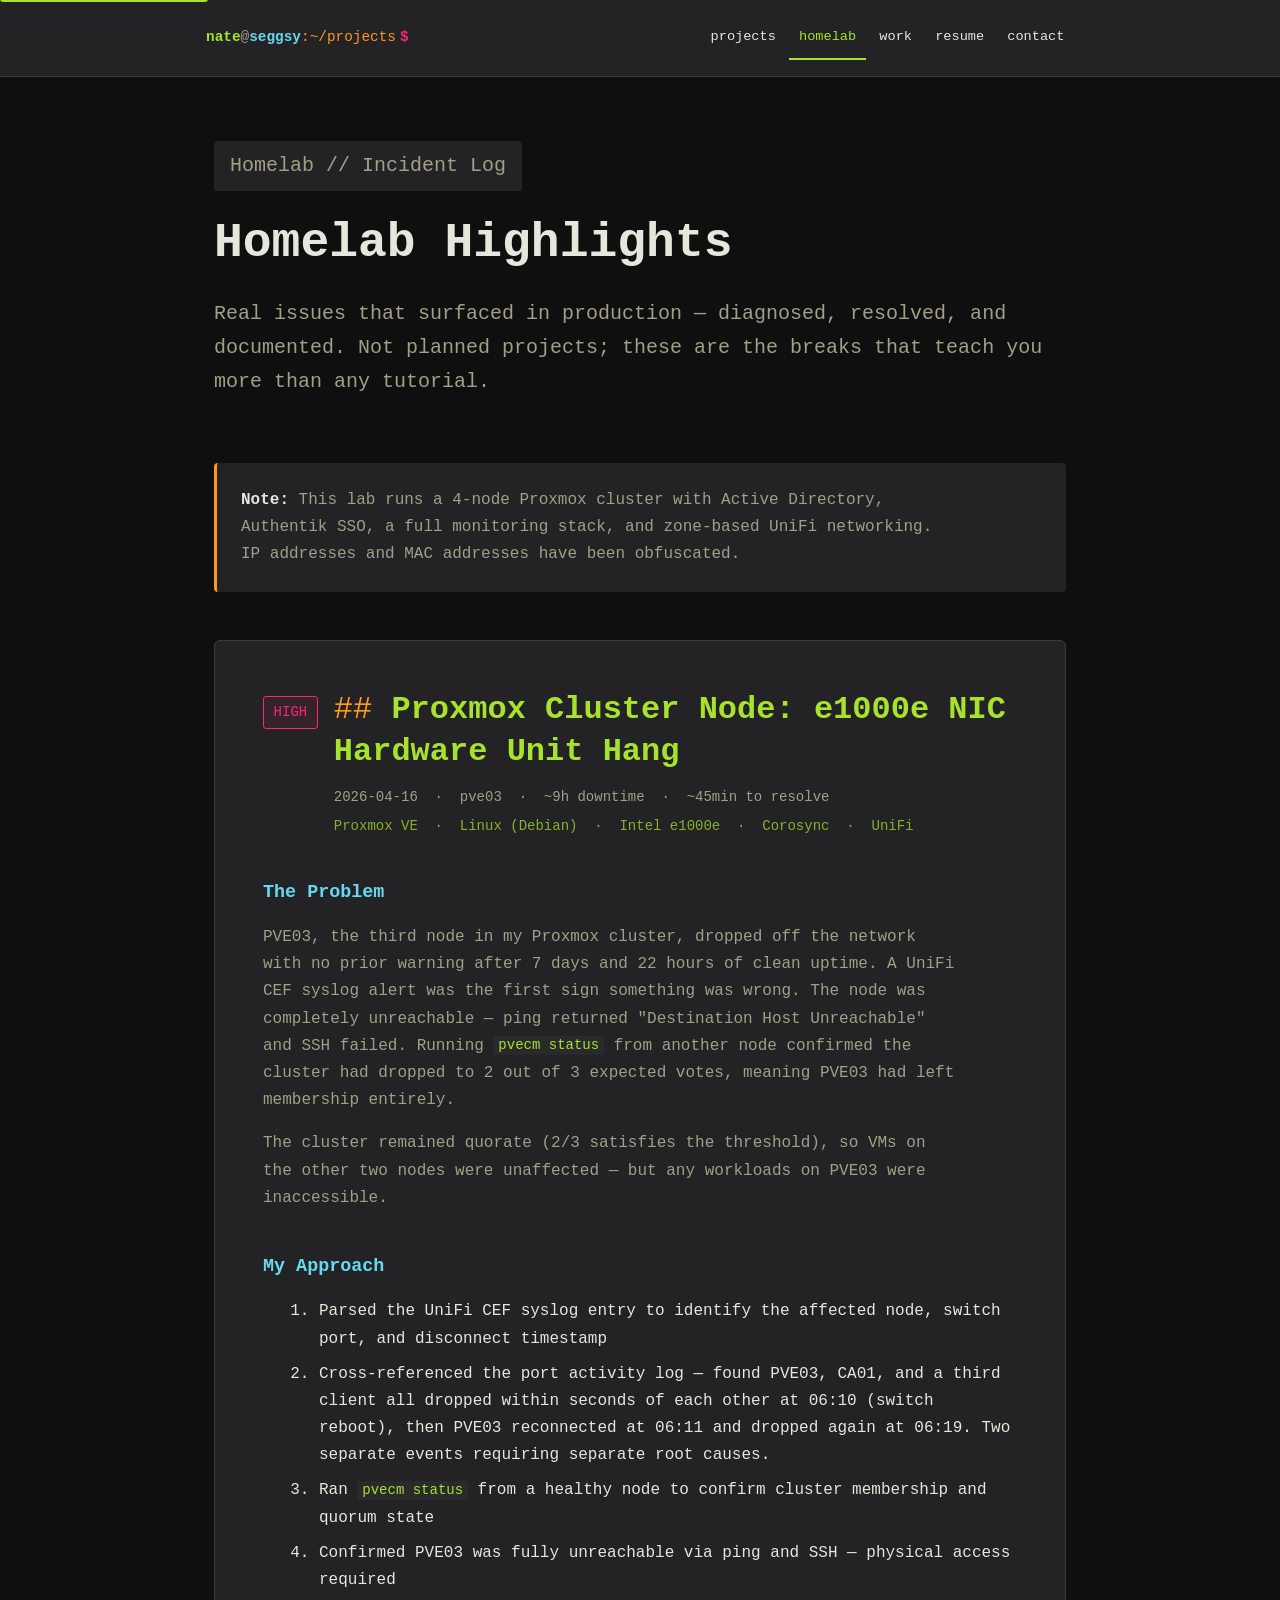
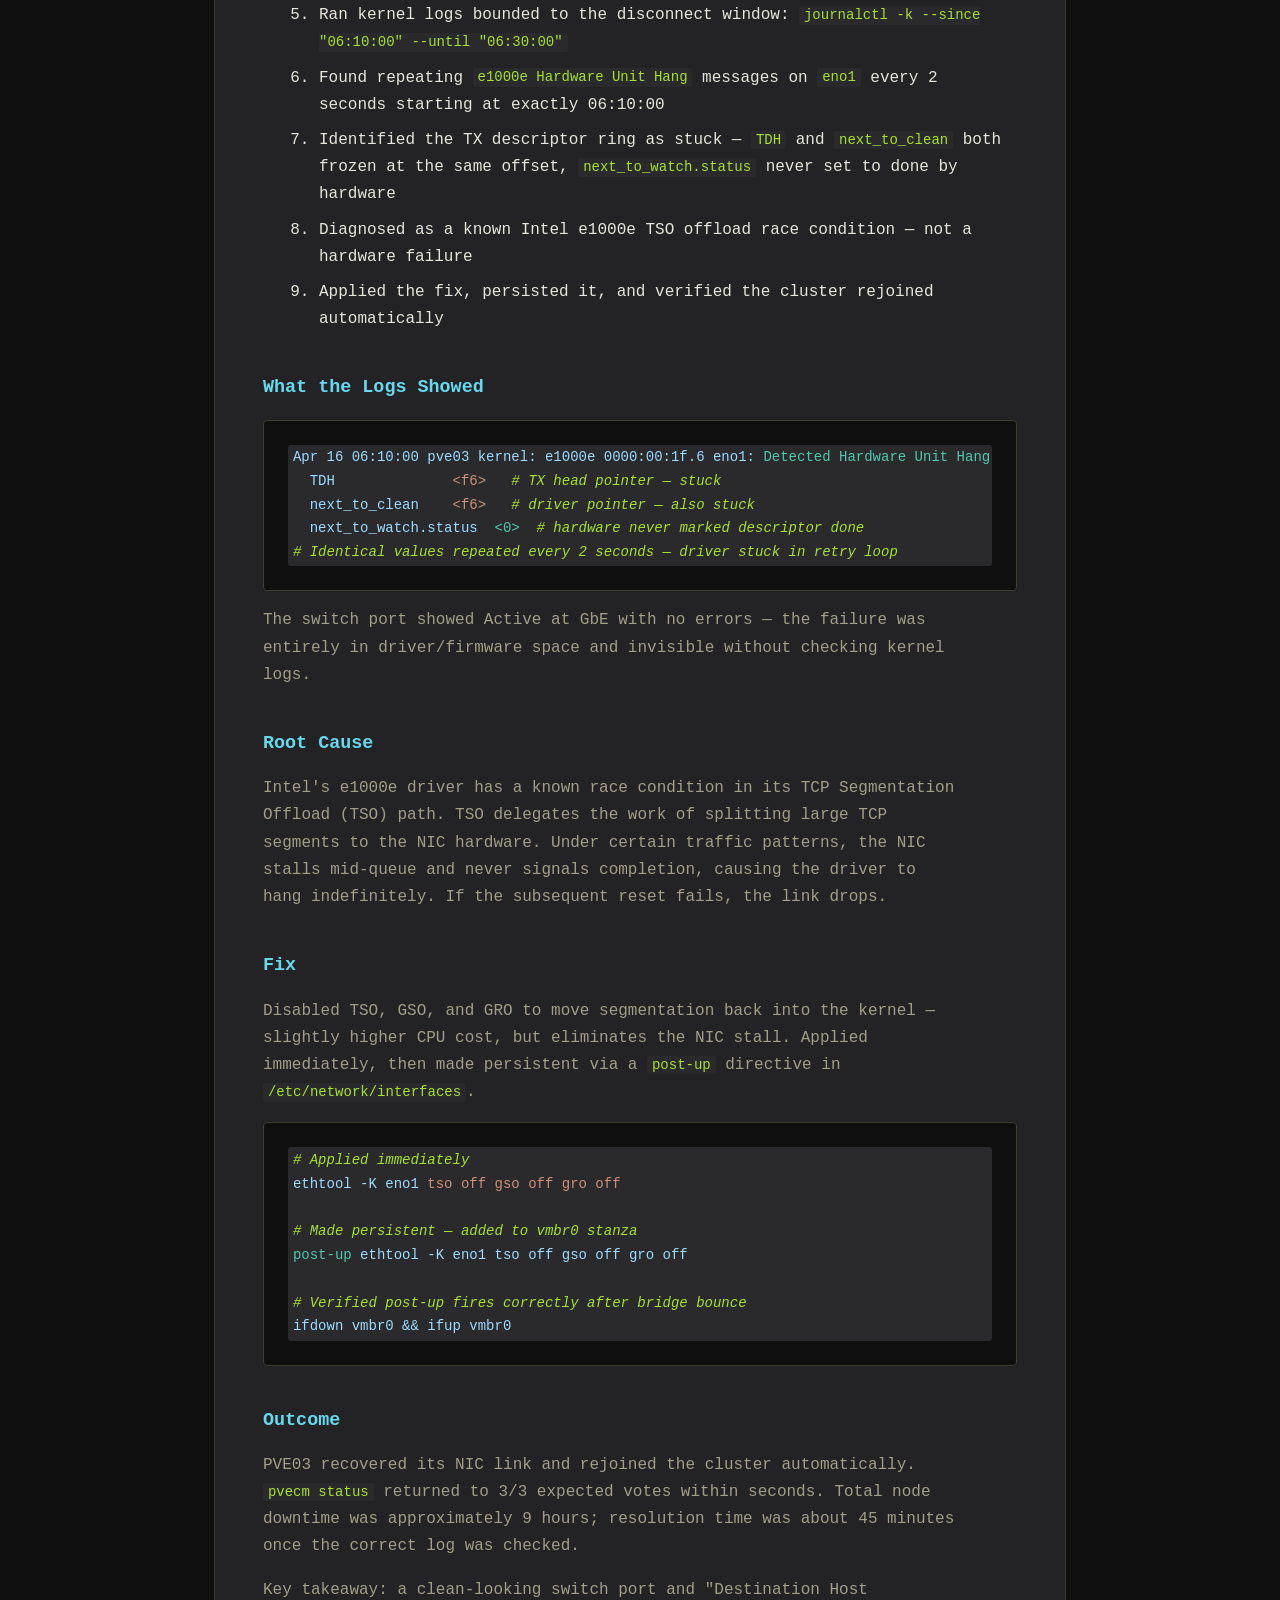
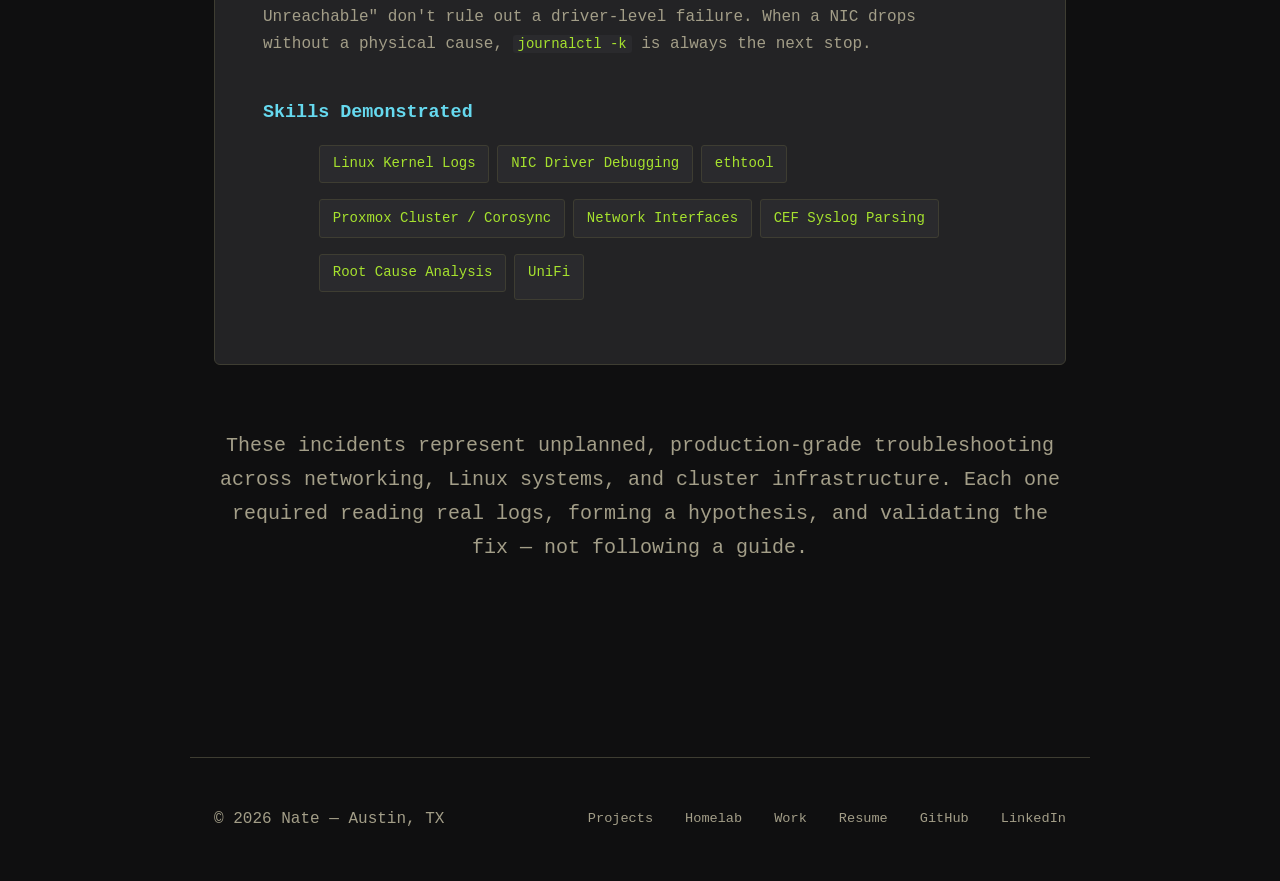
<file: homelab-highlights.html>
<!DOCTYPE html>
<html lang="en">
<head>
    <meta charset="UTF-8">
    <meta name="viewport" content="width=device-width, initial-scale=1.0">
    <meta name="description" content="Real-world homelab troubleshooting: diagnostic methodology, systems thinking, and Linux/infrastructure depth. Proxmox, networking, NIC issues, and service recovery.">
    <meta name="keywords" content="homelab, Proxmox, Linux, networking, troubleshooting, systems administration, e1000e, NIC, cluster">
    <meta name="author" content="Nate">

    <!-- Security Headers -->
    <meta http-equiv="Content-Security-Policy" content="default-src 'self'; style-src 'self' 'unsafe-inline' https://fonts.googleapis.com; font-src 'self' https://fonts.gstatic.com; img-src 'self' data:; script-src 'self';">
    <meta http-equiv="X-Content-Type-Options" content="nosniff">
    <meta http-equiv="X-Frame-Options" content="DENY">
    <meta http-equiv="Referrer-Policy" content="strict-origin-when-cross-origin">
    <meta http-equiv="Permissions-Policy" content="camera=(), microphone=(), geolocation=(), payment=()">

    <title>Homelab Highlights - Nate N.</title>

    <!-- Favicon -->
    <link rel="icon" type="image/svg+xml" href="/favicon.svg">
    <link rel="icon" type="image/png" sizes="32x32" href="/favicon-32x32.png">
    <link rel="icon" type="image/png" sizes="16x16" href="/favicon-16x16.png">
    <link rel="apple-touch-icon" sizes="180x180" href="/apple-touch-icon.png">
    <link rel="icon" type="image/png" sizes="192x192" href="/android-chrome-192x192.png">
    <link rel="icon" type="image/png" sizes="512x512" href="/android-chrome-512x512.png">
    <link rel="manifest" href="/site.webmanifest">

    <!-- Canonical URL -->
    <link rel="canonical" href="https://seggsy.co/homelab-highlights">

    <!-- Open Graph -->
    <meta property="og:title" content="Homelab Highlights - Nate N.">
    <meta property="og:description" content="Real-world homelab troubleshooting demonstrating diagnostic methodology and infrastructure depth.">
    <meta property="og:image" content="https://seggsy.co/og-image.png">
    <meta property="og:url" content="https://seggsy.co/homelab-highlights">
    <meta property="og:type" content="website">
    <meta property="og:site_name" content="Nate - Systems Administration Portfolio">

    <!-- Twitter Card -->
    <meta name="twitter:card" content="summary_large_image">
    <meta name="twitter:title" content="Homelab Highlights - Nate N.">
    <meta name="twitter:description" content="Real-world homelab troubleshooting demonstrating diagnostic methodology and infrastructure depth.">
    <meta name="twitter:image" content="https://seggsy.co/og-image.png">

    <!-- Fonts -->
    <link rel="preconnect" href="https://fonts.googleapis.com">
    <link rel="preconnect" href="https://fonts.gstatic.com" crossorigin>
    <link href="https://fonts.googleapis.com/css2?family=IBM+Plex+Mono:ital,wght@0,400;0,500;0,600;1,400&display=swap" rel="stylesheet">
    <link rel="stylesheet" href="/styles.css">

    <style>
        /* ==================== Main ==================== */
        main {
            max-width: 900px;
            margin: 0 auto;
            padding: var(--space-2xl) var(--space-md);
        }

        /* ==================== Hero ==================== */
        .hero { margin-bottom: var(--space-2xl); }

        .hero-label {
            display: inline-block;
            font-size: var(--font-size-sm);
            color: var(--green);
            background: var(--bg-soft);
            padding: var(--space-xs) var(--space-sm);
            border-radius: var(--radius-sm);
            margin-bottom: var(--space-md);
        }

        .hero h1 {
            font-size: var(--font-size-3xl);
            font-weight: 700;
            line-height: 1.2;
            margin-bottom: var(--space-md);
        }

        .hero p {
            font-size: var(--font-size-lg);
            color: var(--fg-dim);
            line-height: 1.7;
            margin-bottom: var(--space-md);
        }

        /* ==================== Context Note ==================== */
        .context-note {
            background: var(--bg-soft);
            border-left: 3px solid var(--orange);
            padding: var(--space-md);
            border-radius: var(--radius-md);
            margin-bottom: var(--space-xl);
        }
        .context-note p { font-size: var(--font-size-sm); color: var(--fg-dim); margin: 0; }
        .context-note strong { color: var(--fg); }

        /* ==================== Incident Cards ==================== */
        .incident-card {
            background: var(--bg-soft);
            border: 1px solid var(--border);
            border-radius: var(--radius-lg);
            padding: var(--space-xl);
            margin-bottom: var(--space-xl);
        }

        .card-heading-row {
            display: flex;
            align-items: flex-start;
            gap: var(--space-sm);
            margin-bottom: var(--space-lg);
        }

        .severity-indicator {
            font-size: var(--font-size-xs);
            padding: 0.25rem 0.6rem;
            border-radius: var(--radius-sm);
            border: 1px solid;
            white-space: nowrap;
            margin-top: 0.4rem;
            flex-shrink: 0;
        }
        .sev-high   { color: var(--pink);   border-color: var(--pink);   background: rgba(249,38,114,0.08); }
        .sev-medium { color: var(--orange); border-color: var(--orange); background: rgba(253,151,31,0.08); }
        .sev-low    { color: var(--green);  border-color: var(--green);  background: rgba(166,226,46,0.08); }

        .incident-card h2 {
            font-size: var(--font-size-2xl);
            font-weight: 600;
            color: var(--green);
            margin-bottom: 0.35rem;
            border-bottom: none;
        }

        .card-meta-line {
            font-size: var(--font-size-xs);
            color: var(--fg-dim);
            margin-bottom: 0.35rem;
        }

        .card-env-line {
            font-size: var(--font-size-xs);
            color: var(--green);
            opacity: 0.75;
        }

        /* ==================== Sections ==================== */
        .example-section { margin-bottom: var(--space-lg); }
        .example-section:last-child { margin-bottom: 0; }

        .example-section p { color: var(--fg-dim); line-height: 1.7; margin-bottom: var(--space-sm); }
        .example-section p:last-child { margin-bottom: 0; }

        .example-section ol,
        .example-section ul { color: var(--fg-dim); line-height: 1.8; padding-left: var(--space-lg); }
        .example-section li { margin-bottom: var(--space-xs); }
        .example-section li:last-child { margin-bottom: 0; }

        /* ==================== Code Blocks ==================== */
        .code-block {
            background: var(--bg-code);
            border: 1px solid var(--border);
            border-radius: var(--radius-md);
            padding: var(--space-md);
            margin: var(--space-sm) 0;
            overflow-x: auto;
        }
        .code-block code {
            font-size: var(--font-size-xs);
            color: #9cdcfe;
            line-height: 1.7;
            white-space: pre;
            display: block;
        }
        .code-block code .comment { color: var(--green); font-style: italic; }
        .code-block code .value   { color: #4ec9b0; }
        .code-block code .flag    { color: #ce9178; }

        code {
            font-size: 0.875em;
            color: var(--green);
            background: var(--bg-elev);
            padding: 0.1em 0.35em;
            border-radius: var(--radius-sm);
        }

        /* ==================== Skills ==================== */
        .skills-list { display: flex; flex-wrap: wrap; gap: var(--space-xs); list-style: none; padding: 0; }
        .skill-badge {
            font-size: var(--font-size-xs);
            background: var(--bg-elev);
            color: var(--green);
            padding: 0.4rem 0.8rem;
            border-radius: var(--radius-sm);
            border: 1px solid var(--border);
        }

        /* ==================== Footer ==================== */
        footer {
            max-width: 900px;
            margin: var(--space-2xl) auto 0;
            padding: var(--space-xl) var(--space-md);
            border-top: 1px solid var(--border);
        }
        .footer-content {
            display: flex;
            justify-content: space-between;
            align-items: center;
            color: var(--fg-dim);
            font-size: var(--font-size-sm);
        }
        .footer-links { display: flex; gap: var(--space-lg); }
        .footer-links a {
            color: var(--fg-dim);
            text-decoration: none;
            transition: color 0.2s;
            touch-action: manipulation;
            -webkit-tap-highlight-color: transparent;
        }
        .footer-links a:hover { color: var(--fg); }

        /* ==================== Responsive ==================== */
        @media (max-width: 768px) {
            main { padding: var(--space-lg) var(--space-md); }
            .incident-card { padding: var(--space-lg); }
            .card-heading-row { flex-direction: column; gap: var(--space-xs); }
            .footer-content { flex-direction: column; gap: var(--space-md); text-align: center; }
        }

        @media (max-width: 480px) {
            main { padding: var(--space-md) var(--space-sm); }
            .incident-card { padding: var(--space-md); }
            .hero h1 { font-size: 1.75rem; }
            .card-env-line { word-break: break-word; }
        }
    </style>
</head>
<body>
    <a href="#main-content" class="skip-link">Skip to main content</a>

    <header>
        <nav aria-label="Main navigation">
            <a href="/" class="logo"><span class="logo-user">nate</span><span class="logo-at">@</span><span class="logo-host">seggsy</span><span class="logo-path">:~/projects</span><span class="logo-dollar"> $</span></a>
            <ul class="nav-links">
                <li><a href="/#projects">projects</a></li>
                <li><a href="/homelab-highlights" aria-current="page">homelab</a></li>
                <li><a href="/work-highlights">work</a></li>
                <li><a href="/resume">resume</a></li>
                <li><a href="/#contact">contact</a></li>
            </ul>
        </nav>
    </header>

    <main id="main-content" role="main">

        <section class="hero">
            <p class="hero-label">Homelab // Incident Log</p>
            <h1>Homelab Highlights</h1>
            <p>
                Real issues that surfaced in production — diagnosed, resolved, and documented.
                Not planned projects; these are the breaks that teach you more than any tutorial.
            </p>
        </section>

        <div class="context-note">
            <p><strong>Note:</strong> This lab runs a 4-node Proxmox cluster with Active Directory,
            Authentik SSO, a full monitoring stack, and zone-based UniFi networking. IP addresses
            and MAC addresses have been obfuscated.</p>
        </div>

        <!-- Incident 1 -->
        <article class="incident-card" aria-labelledby="incident-1-title">

            <div class="card-heading-row">
                <span class="severity-indicator sev-high">HIGH</span>
                <div>
                    <h2 id="incident-1-title">Proxmox Cluster Node: e1000e NIC Hardware Unit Hang</h2>
                    <div class="card-meta-line">2026-04-16 &nbsp;·&nbsp; pve03 &nbsp;·&nbsp; ~9h downtime &nbsp;·&nbsp; ~45min to resolve</div>
                    <div class="card-env-line">Proxmox VE &nbsp;·&nbsp; Linux (Debian) &nbsp;·&nbsp; Intel e1000e &nbsp;·&nbsp; Corosync &nbsp;·&nbsp; UniFi</div>
                </div>
            </div>

            <div class="example-section">
                <h3>The Problem</h3>
                <p>
                    PVE03, the third node in my Proxmox cluster, dropped off the network with no prior warning
                    after 7 days and 22 hours of clean uptime. A UniFi CEF syslog alert was the first sign
                    something was wrong. The node was completely unreachable — ping returned "Destination Host
                    Unreachable" and SSH failed. Running <code>pvecm status</code> from another node confirmed
                    the cluster had dropped to 2 out of 3 expected votes, meaning PVE03 had left membership entirely.
                </p>
                <p>
                    The cluster remained quorate (2/3 satisfies the threshold), so VMs on the other two nodes
                    were unaffected — but any workloads on PVE03 were inaccessible.
                </p>
            </div>

            <div class="example-section">
                <h3>My Approach</h3>
                <ol>
                    <li>Parsed the UniFi CEF syslog entry to identify the affected node, switch port, and disconnect timestamp</li>
                    <li>Cross-referenced the port activity log — found PVE03, CA01, and a third client all dropped within seconds of each other at 06:10 (switch reboot), then PVE03 reconnected at 06:11 and dropped again at 06:19. Two separate events requiring separate root causes.</li>
                    <li>Ran <code>pvecm status</code> from a healthy node to confirm cluster membership and quorum state</li>
                    <li>Confirmed PVE03 was fully unreachable via ping and SSH — physical access required</li>
                    <li>Ran kernel logs bounded to the disconnect window: <code>journalctl -k --since "06:10:00" --until "06:30:00"</code></li>
                    <li>Found repeating <code>e1000e Hardware Unit Hang</code> messages on <code>eno1</code> every 2 seconds starting at exactly 06:10:00</li>
                    <li>Identified the TX descriptor ring as stuck — <code>TDH</code> and <code>next_to_clean</code> both frozen at the same offset, <code>next_to_watch.status</code> never set to done by hardware</li>
                    <li>Diagnosed as a known Intel e1000e TSO offload race condition — not a hardware failure</li>
                    <li>Applied the fix, persisted it, and verified the cluster rejoined automatically</li>
                </ol>
            </div>

            <div class="example-section">
                <h3>What the Logs Showed</h3>
                <div class="code-block"><code>Apr 16 06:10:00 pve03 kernel: e1000e 0000:00:1f.6 eno1: <span class="value">Detected Hardware Unit Hang</span>
  TDH              <span class="flag">&lt;f6&gt;</span>   <span class="comment"># TX head pointer — stuck</span>
  next_to_clean    <span class="flag">&lt;f6&gt;</span>   <span class="comment"># driver pointer — also stuck</span>
  next_to_watch.status  <span class="value">&lt;0&gt;</span>  <span class="comment"># hardware never marked descriptor done</span>
<span class="comment"># Identical values repeated every 2 seconds — driver stuck in retry loop</span></code></div>
                <p>
                    The switch port showed Active at GbE with no errors — the failure was entirely in
                    driver/firmware space and invisible without checking kernel logs.
                </p>
            </div>

            <div class="example-section">
                <h3>Root Cause</h3>
                <p>
                    Intel's e1000e driver has a known race condition in its TCP Segmentation Offload (TSO) path.
                    TSO delegates the work of splitting large TCP segments to the NIC hardware. Under certain
                    traffic patterns, the NIC stalls mid-queue and never signals completion, causing the driver
                    to hang indefinitely. If the subsequent reset fails, the link drops.
                </p>
            </div>

            <div class="example-section">
                <h3>Fix</h3>
                <p>
                    Disabled TSO, GSO, and GRO to move segmentation back into the kernel — slightly higher
                    CPU cost, but eliminates the NIC stall. Applied immediately, then made persistent via a
                    <code>post-up</code> directive in <code>/etc/network/interfaces</code>.
                </p>
                <div class="code-block"><code><span class="comment"># Applied immediately</span>
ethtool -K eno1 <span class="flag">tso off gso off gro off</span>

<span class="comment"># Made persistent — added to vmbr0 stanza</span>
<span class="value">post-up</span> ethtool -K eno1 tso off gso off gro off

<span class="comment"># Verified post-up fires correctly after bridge bounce</span>
ifdown vmbr0 && ifup vmbr0</code></div>
            </div>

            <div class="example-section">
                <h3>Outcome</h3>
                <p>
                    PVE03 recovered its NIC link and rejoined the cluster automatically. <code>pvecm status</code>
                    returned to 3/3 expected votes within seconds. Total node downtime was approximately 9 hours;
                    resolution time was about 45 minutes once the correct log was checked.
                </p>
                <p>
                    Key takeaway: a clean-looking switch port and "Destination Host Unreachable" don't rule out
                    a driver-level failure. When a NIC drops without a physical cause, <code>journalctl -k</code>
                    is always the next stop.
                </p>
            </div>

            <div class="example-section">
                <h3>Skills Demonstrated</h3>
                <ul class="skills-list">
                    <li class="skill-badge">Linux Kernel Logs</li>
                    <li class="skill-badge">NIC Driver Debugging</li>
                    <li class="skill-badge">ethtool</li>
                    <li class="skill-badge">Proxmox Cluster / Corosync</li>
                    <li class="skill-badge">Network Interfaces</li>
                    <li class="skill-badge">CEF Syslog Parsing</li>
                    <li class="skill-badge">Root Cause Analysis</li>
                    <li class="skill-badge">UniFi</li>
                </ul>
            </div>

        </article>

        <section class="hero" aria-label="Summary" style="margin-top: var(--space-2xl); text-align: center;">
            <p>
                These incidents represent unplanned, production-grade troubleshooting across networking,
                Linux systems, and cluster infrastructure. Each one required reading real logs, forming
                a hypothesis, and validating the fix — not following a guide.
            </p>
        </section>

    </main>

    <footer role="contentinfo">
        <div class="footer-content">
            <div class="footer-text">&copy; 2026 Nate &mdash; Austin, TX</div>
            <div class="footer-links">
                <a href="/#projects">Projects</a>
                <a href="/homelab-highlights">Homelab</a>
                <a href="/work-highlights">Work</a>
                <a href="/resume">Resume</a>
                <a href="https://github.com/NWA-F3RG" target="_blank" rel="noopener noreferrer" aria-label="GitHub (opens in new tab)">GitHub</a>
                <a href="https://www.linkedin.com/in/nathannwaeze/" target="_blank" rel="noopener noreferrer" aria-label="LinkedIn (opens in new tab)">LinkedIn</a>
            </div>
        </div>
    </footer>

</body>
</html>
</file>
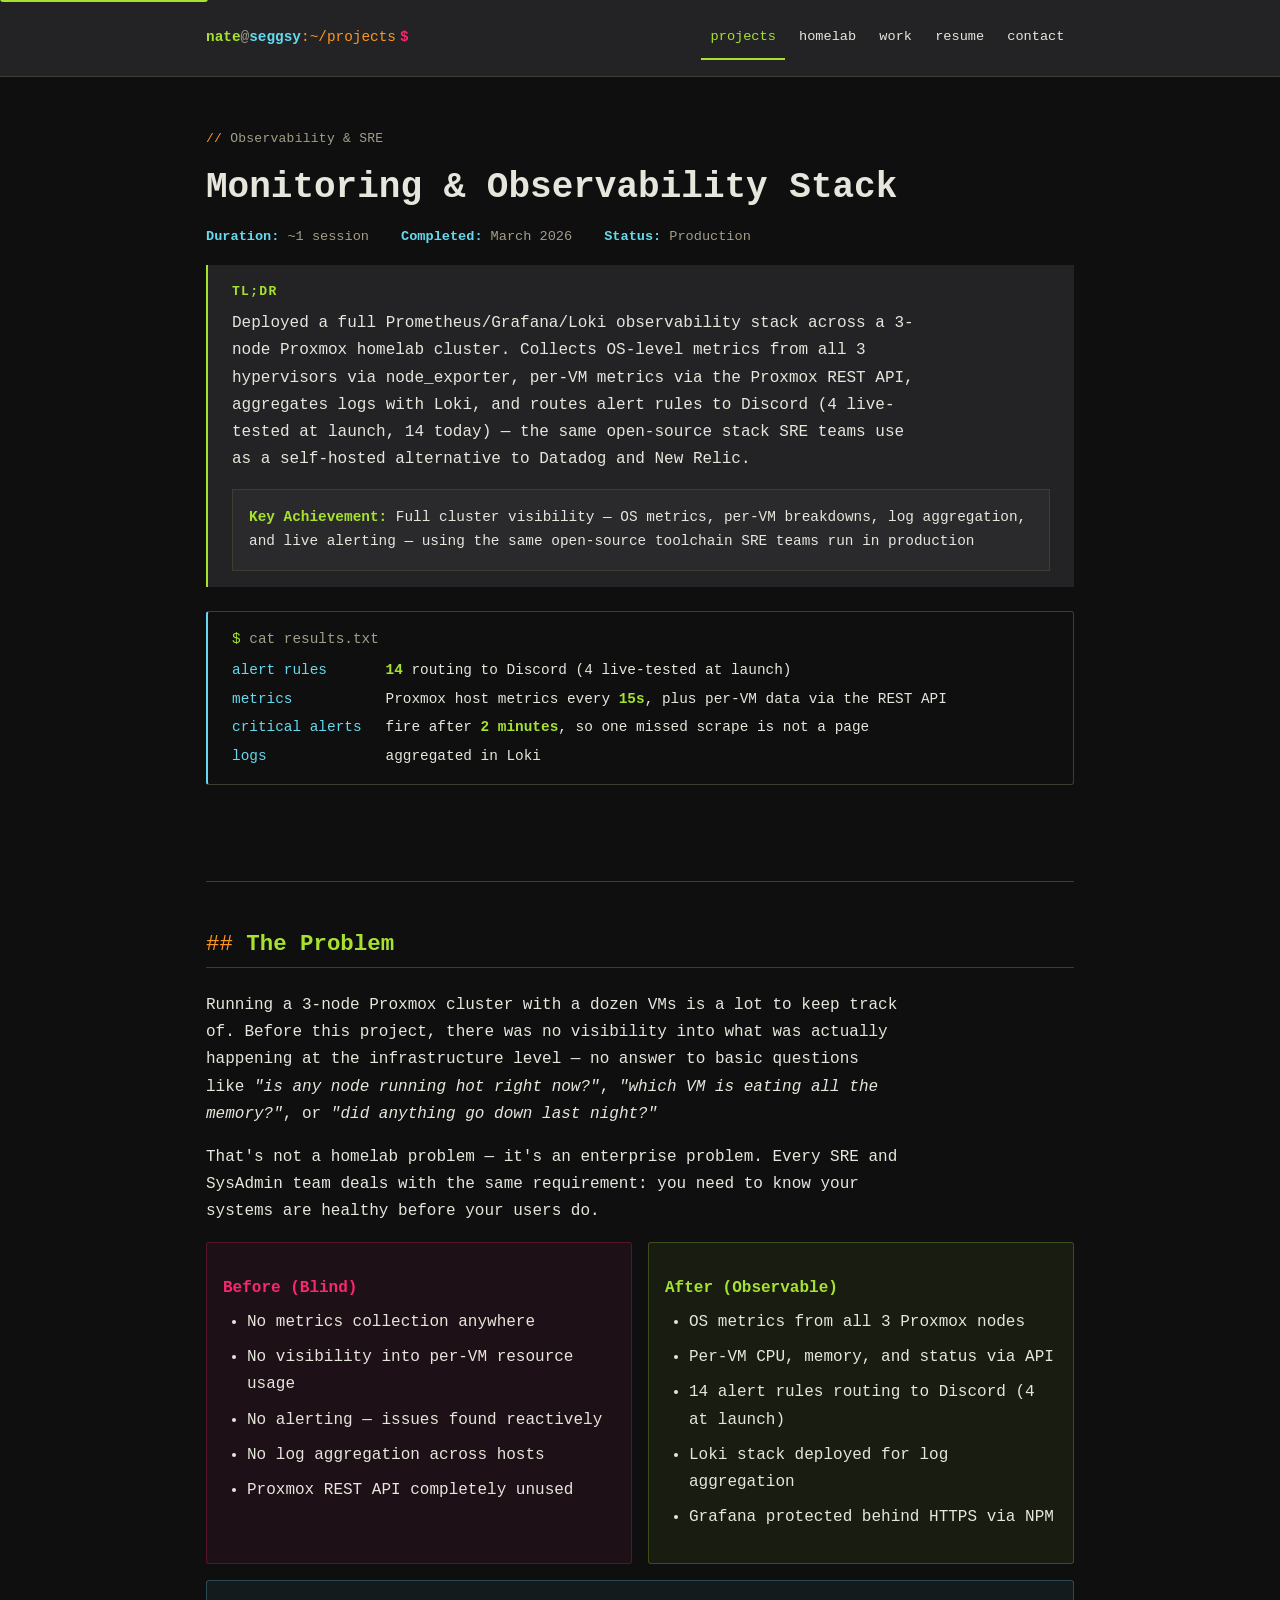
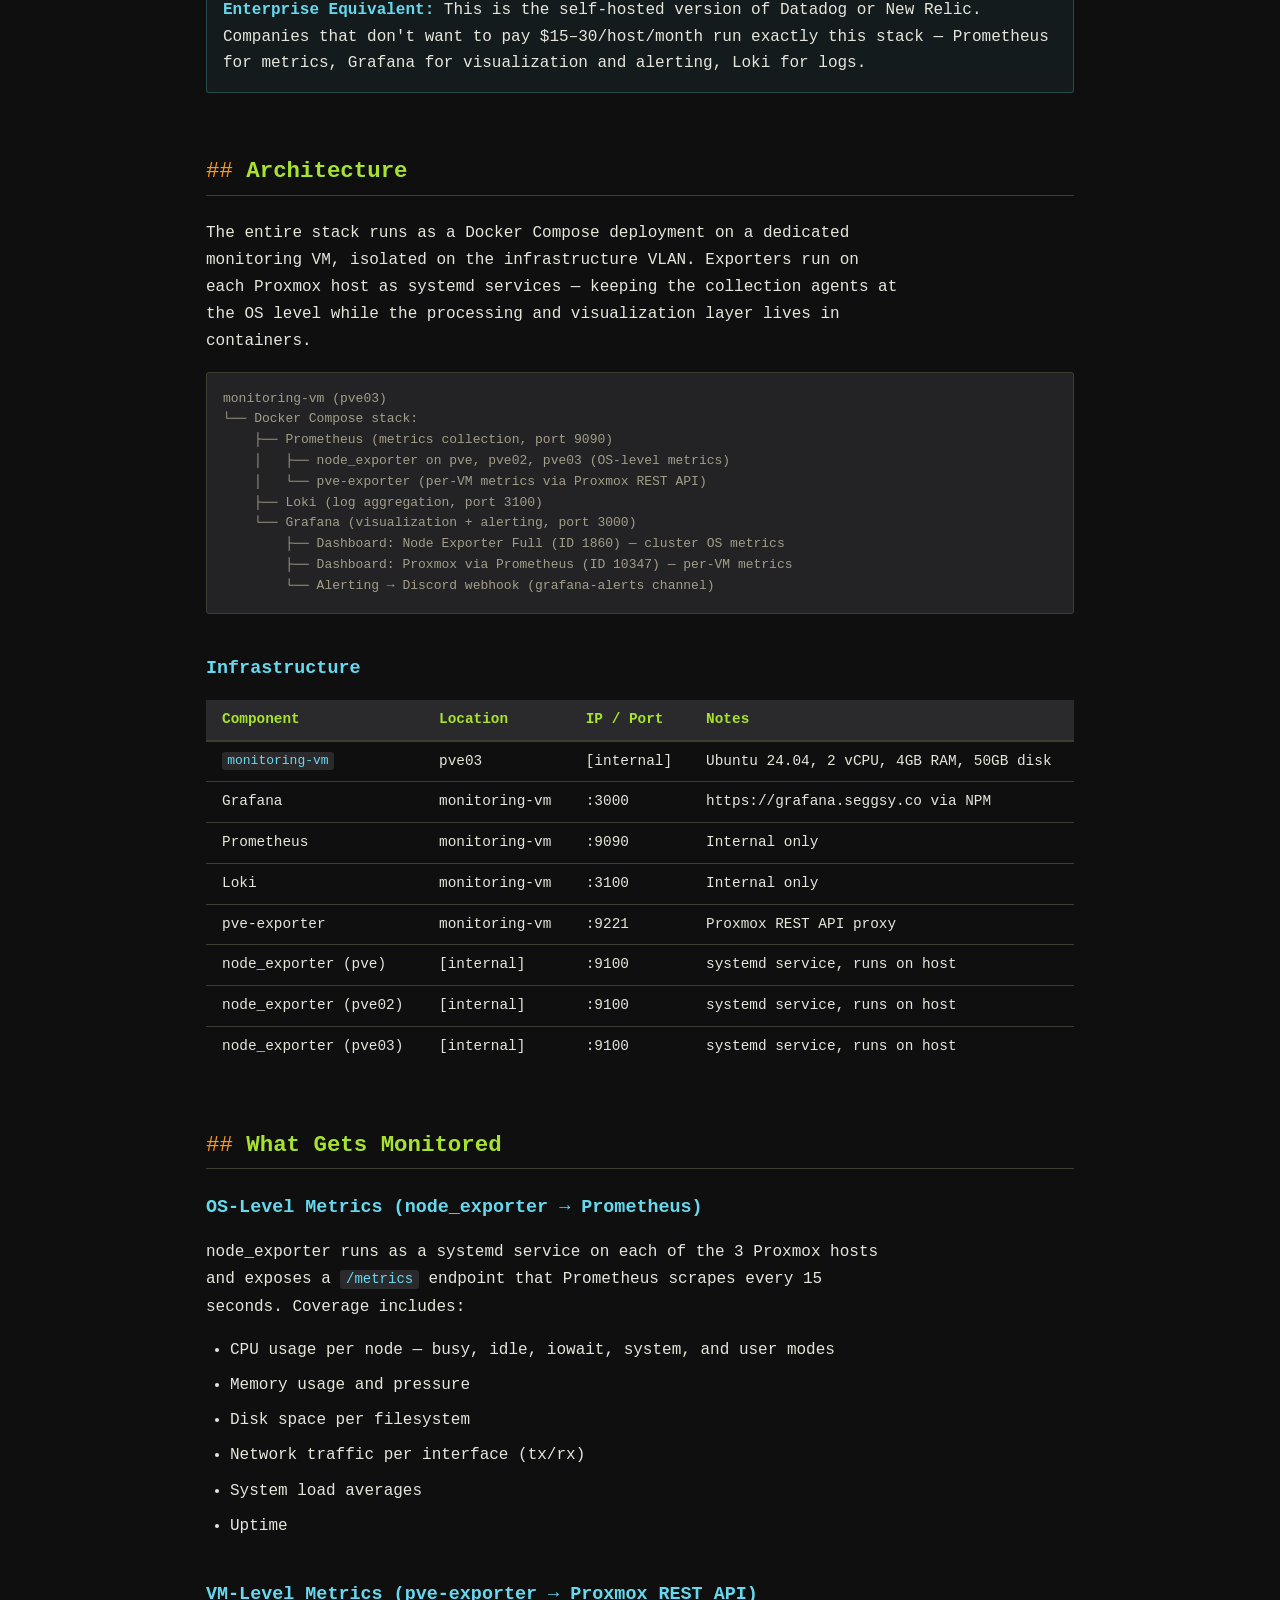
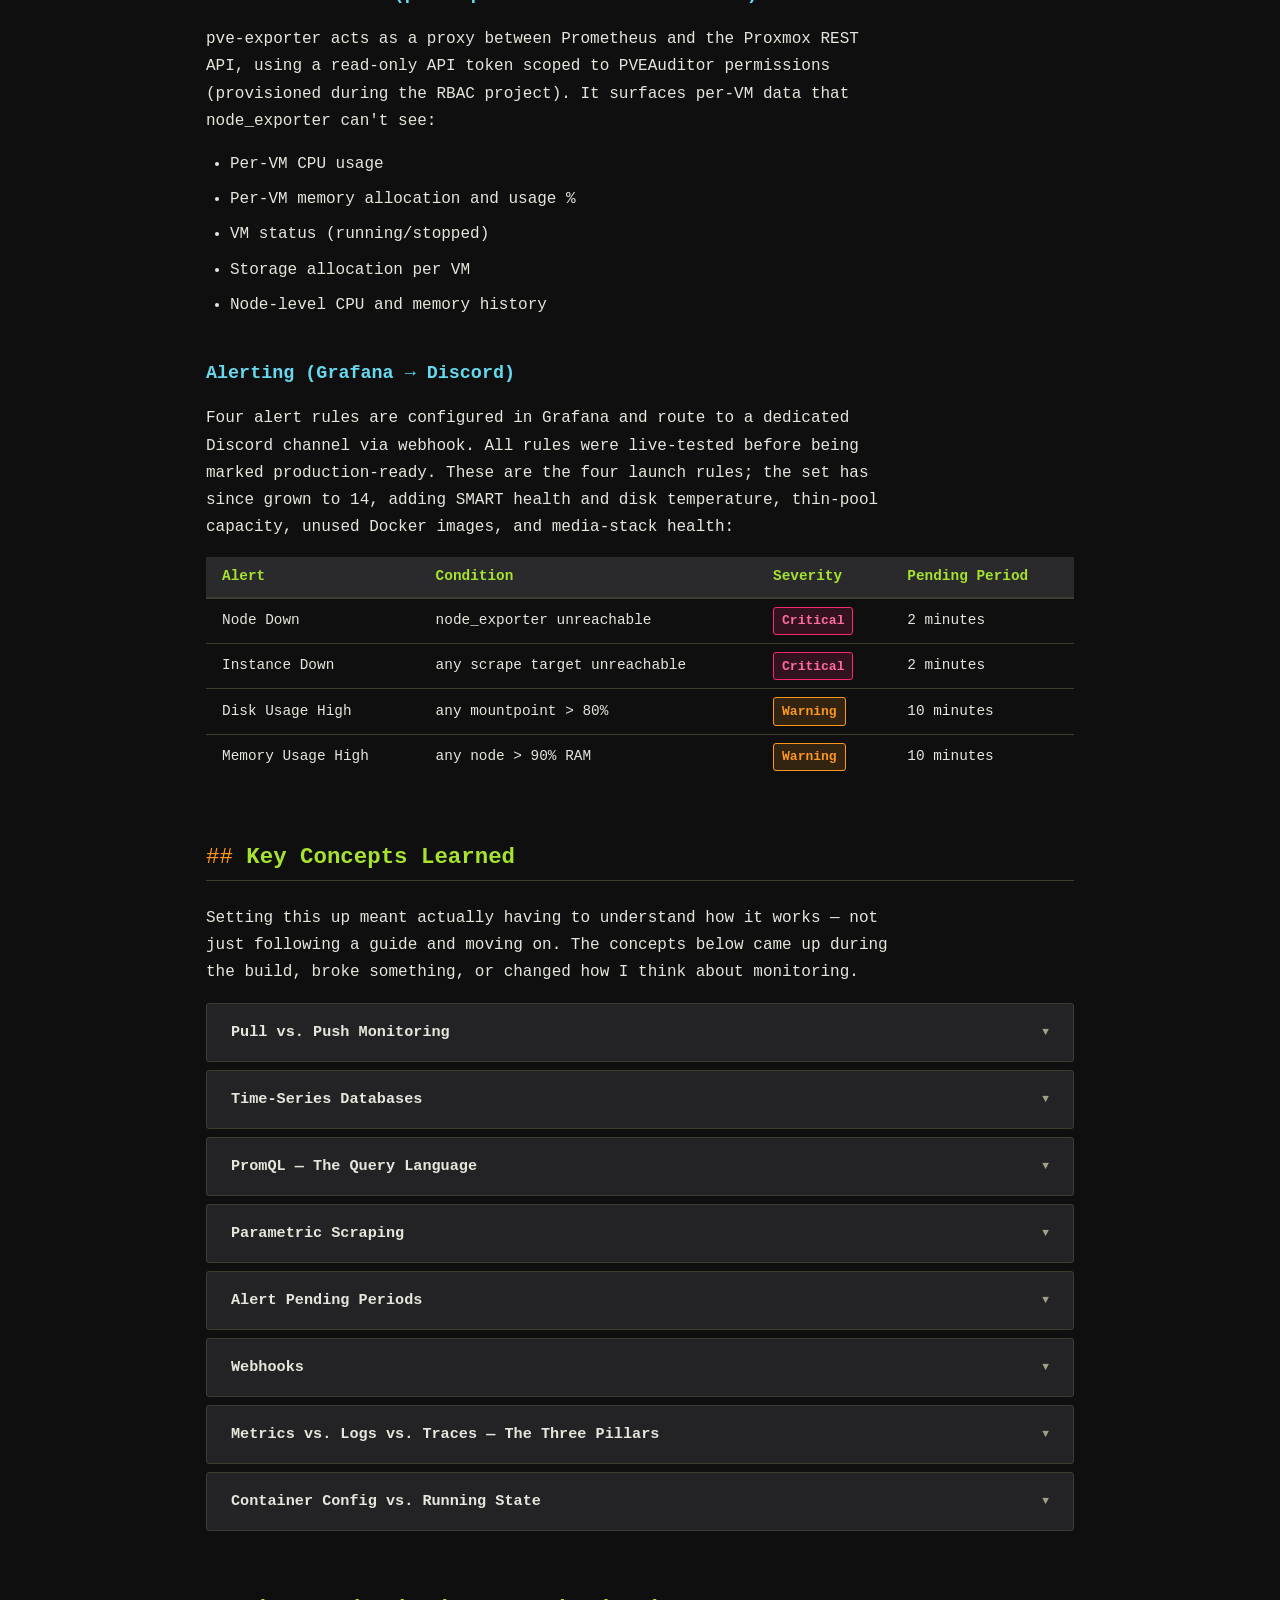
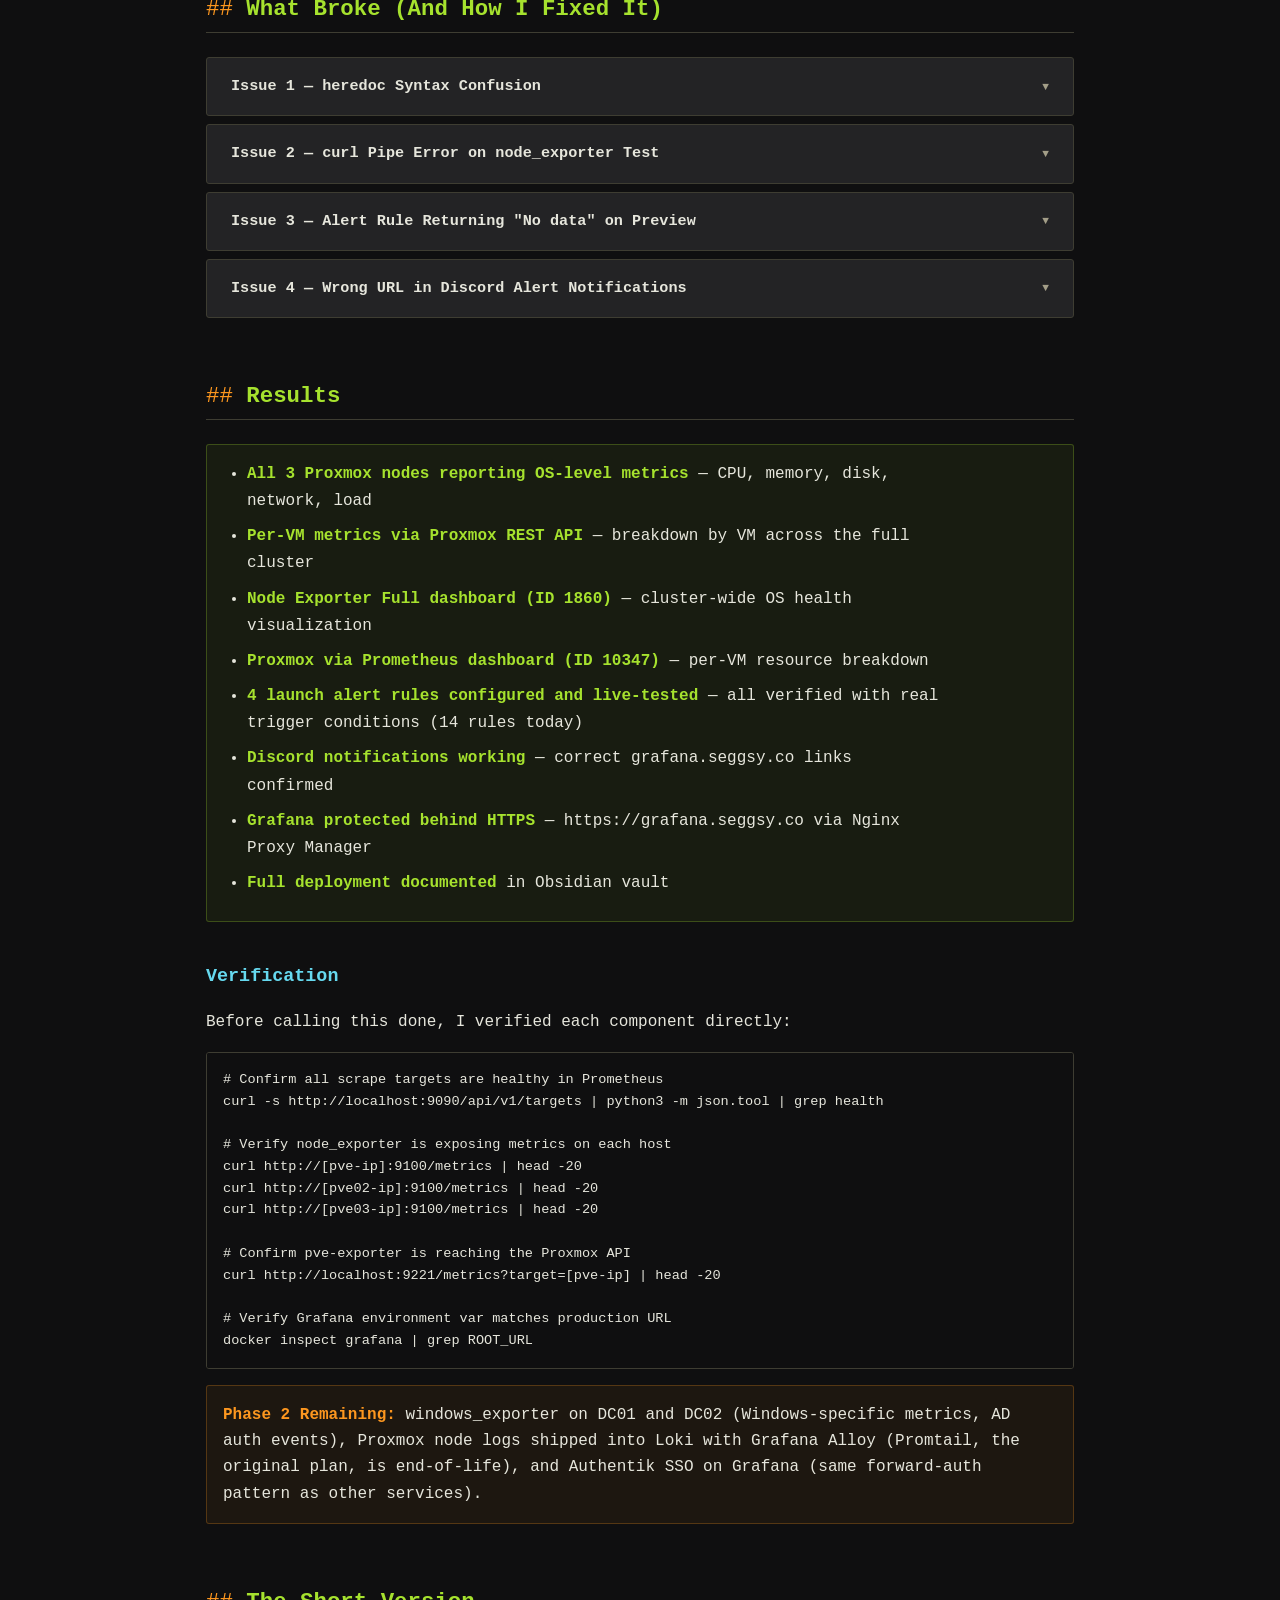
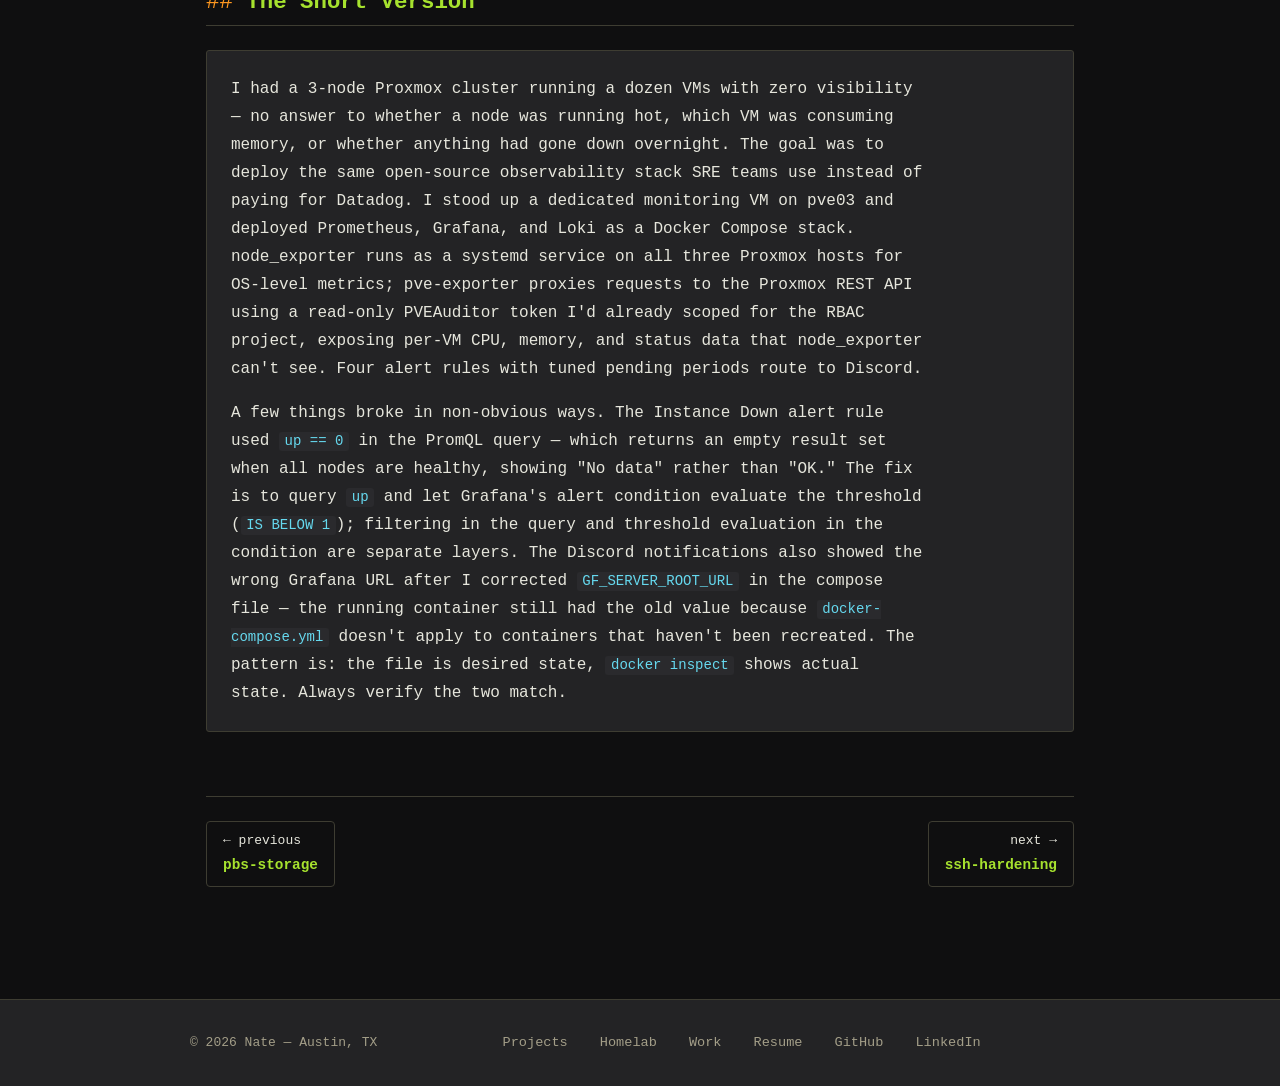
<file: monitoring-stack.html>
<!DOCTYPE html>
<html lang="en">
<head>
    <meta charset="UTF-8">
    <meta name="viewport" content="width=device-width, initial-scale=1.0">
    <meta name="description" content="Full-stack observability across a Proxmox cluster using Prometheus, Grafana, and Loki. OS metrics, per-VM breakdowns via REST API, and 14 alert rules routing to Discord.">

    <!-- Security Headers -->
    <meta http-equiv="Content-Security-Policy" content="default-src 'self'; style-src 'self' 'unsafe-inline' https://fonts.googleapis.com; font-src 'self' https://fonts.gstatic.com; img-src 'self' data:; script-src 'self' 'unsafe-inline';">
    <meta http-equiv="X-Content-Type-Options" content="nosniff">
    <meta http-equiv="X-Frame-Options" content="DENY">
    <meta http-equiv="Referrer-Policy" content="strict-origin-when-cross-origin">

    <title>Monitoring &amp; Observability Stack - Nate's Portfolio</title>

    <!-- Favicon -->
    <link rel="icon" type="image/svg+xml" href="/favicon.svg">
    <link rel="icon" type="image/png" sizes="32x32" href="/favicon-32x32.png">
    <link rel="icon" type="image/png" sizes="16x16" href="/favicon-16x16.png">
    <link rel="apple-touch-icon" sizes="180x180" href="/apple-touch-icon.png">
    <link rel="manifest" href="/site.webmanifest">

    <!-- Canonical URL -->
    <link rel="canonical" href="https://seggsy.co/monitoring-stack">

    <!-- Open Graph / Social Media -->
    <meta property="og:title" content="Monitoring &amp; Observability Stack - Nate's Portfolio">
    <meta property="og:description" content="Full-stack observability across a Proxmox cluster using Prometheus, Grafana, and Loki. OS metrics, per-VM breakdowns via REST API, and 14 alert rules routing to Discord.">
    <meta property="og:image" content="https://seggsy.co/og-image.png">
    <meta property="og:url" content="https://seggsy.co/monitoring-stack">
    <meta property="og:type" content="article">

    <!-- Twitter Card -->
    <meta name="twitter:card" content="summary_large_image">
    <meta name="twitter:title" content="Monitoring &amp; Observability Stack - Nate's Portfolio">
    <meta name="twitter:description" content="Full-stack observability across a Proxmox cluster using Prometheus, Grafana, and Loki. OS metrics, per-VM breakdowns via REST API, and 14 alert rules routing to Discord.">
    <meta name="twitter:image" content="https://seggsy.co/og-image.png">

    <!-- Fonts: IBM Plex Mono -->
    <link rel="preconnect" href="https://fonts.googleapis.com">
    <link rel="preconnect" href="https://fonts.gstatic.com" crossorigin>
    <link href="https://fonts.googleapis.com/css2?family=IBM+Plex+Mono:ital,wght@0,400;0,500;0,600;1,400&display=swap" rel="stylesheet">

    <link rel="stylesheet" href="/styles.css">

    <style>
        /* Page-specific: alert table and severity badges */
        .alert-table {
            width: 100%;
            border-collapse: collapse;
            margin-bottom: var(--space-sm);
            font-size: 0.9rem;
        }
        .alert-table th {
            background: var(--color-bg-tertiary);
            color: var(--color-accent);
            font-family: var(--font-mono);
            font-weight: 600;
            padding: var(--space-xs) var(--space-sm);
            text-align: left;
            border-bottom: 2px solid var(--color-border);
        }
        .alert-table td {
            padding: var(--space-xs) var(--space-sm);
            border-bottom: 1px solid var(--color-border);
            color: var(--color-text-primary);
        }
        .alert-table tr:last-child td { border-bottom: none; }
        .alert-table tr:hover td { background: var(--color-bg-secondary); }
        .badge-critical {
            display: inline-block;
            font-family: var(--font-mono);
            font-size: 0.8125rem;
            font-weight: 600;
            padding: 0.15rem 0.5rem;
            border-radius: var(--radius-sm);
            background: rgba(249, 38, 114, 0.15);
            color: #ff6b9d;   /* lighter pink: 6.3:1 on its own tint (pink text was 3.8:1) */
            border: 1px solid var(--color-accent-danger);
        }
        .badge-warning {
            display: inline-block;
            font-family: var(--font-mono);
            font-size: 0.8125rem;
            font-weight: 600;
            padding: 0.15rem 0.5rem;
            border-radius: var(--radius-sm);
            background: rgba(253, 151, 31, 0.15);
            color: var(--color-accent-warning);
            border: 1px solid var(--color-accent-warning);
        }
        @media (max-width: 768px) {
            .alert-table { font-size: 0.8125rem; }
            .alert-table th, .alert-table td { padding: var(--space-xs); }
        }
    </style>
</head>
<body>
    <a href="#main-content" class="skip-link">Skip to main content</a>

    <header>
        <nav aria-label="Main navigation">
            <a href="/" class="logo">
                <span class="logo-user">nate</span><span class="logo-at">@</span><span class="logo-host">seggsy</span><span class="logo-path">:~/projects</span><span class="logo-dollar"> $</span>
            </a>
            <ul class="nav-links">
                <li><a href="/#projects" aria-current="true">projects</a></li>
                <li><a href="/homelab-highlights">homelab</a></li>
                <li><a href="/work-highlights">work</a></li>
                <li><a href="/resume">resume</a></li>
                <li><a href="/#contact">contact</a></li>
            </ul>
        </nav>
    </header>

    <main id="main-content" class="project-main" role="main">

        <!-- Project Header -->
        <div class="project-header">
            <span class="project-tag">Observability &amp; SRE</span>
            <h1>Monitoring &amp; Observability Stack</h1>

            <div class="project-meta">
                <span class="meta-item"><strong>Duration:</strong> ~1 session</span>
                <span class="meta-item"><strong>Completed:</strong> March 2026</span>
                <span class="meta-item"><strong>Status:</strong> Production</span>
            </div>

            <div class="tldr">
                <div class="tldr-title">TL;DR</div>
                <p>Deployed a full Prometheus/Grafana/Loki observability stack across a 3-node Proxmox homelab cluster. Collects OS-level metrics from all 3 hypervisors via node_exporter, per-VM metrics via the Proxmox REST API, aggregates logs with Loki, and routes alert rules to Discord (4 live-tested at launch, 14 today) — the same open-source stack SRE teams use as a self-hosted alternative to Datadog and New Relic.</p>

                <div class="key-achievement">
                    <strong>Key Achievement:</strong> Full cluster visibility — OS metrics, per-VM breakdowns, log aggregation, and live alerting — using the same open-source toolchain SRE teams run in production
                </div>
            </div>

            <div class="results">
                <div class="results-cmd"><span class="prompt">$</span> cat results.txt</div>
                <dl>
                    <dt>alert rules</dt>
                    <dd><strong>14</strong> routing to Discord (4 live-tested at launch)</dd>
                    <dt>metrics</dt>
                    <dd>Proxmox host metrics every <strong>15s</strong>, plus per-VM data via the REST API</dd>
                    <dt>critical alerts</dt>
                    <dd>fire after <strong>2 minutes</strong>, so one missed scrape is not a page</dd>
                    <dt>logs</dt>
                    <dd>aggregated in Loki</dd>
                </dl>
            </div>
        </div>

        <!-- The Problem -->
        <section class="section">
            <h2>The Problem</h2>

            <p>Running a 3-node Proxmox cluster with a dozen VMs is a lot to keep track of. Before this project, there was no visibility into what was actually happening at the infrastructure level — no answer to basic questions like <em>"is any node running hot right now?"</em>, <em>"which VM is eating all the memory?"</em>, or <em>"did anything go down last night?"</em></p>

            <p>That's not a homelab problem — it's an enterprise problem. Every SRE and SysAdmin team deals with the same requirement: you need to know your systems are healthy before your users do.</p>

            <div class="comparison-grid">
                <div class="before-box">
                    <h4>Before (Blind)</h4>
                    <ul>
                        <li>No metrics collection anywhere</li>
                        <li>No visibility into per-VM resource usage</li>
                        <li>No alerting — issues found reactively</li>
                        <li>No log aggregation across hosts</li>
                        <li>Proxmox REST API completely unused</li>
                    </ul>
                </div>
                <div class="after-box">
                    <h4>After (Observable)</h4>
                    <ul>
                        <li>OS metrics from all 3 Proxmox nodes</li>
                        <li>Per-VM CPU, memory, and status via API</li>
                        <li>14 alert rules routing to Discord (4 at launch)</li>
                        <li>Loki stack deployed for log aggregation</li>
                        <li>Grafana protected behind HTTPS via NPM</li>
                    </ul>
                </div>
            </div>

            <div class="info-box">
                <strong>Enterprise Equivalent:</strong> This is the self-hosted version of Datadog or New Relic. Companies that don't want to pay $15–30/host/month run exactly this stack — Prometheus for metrics, Grafana for visualization and alerting, Loki for logs.
            </div>
        </section>

        <!-- Architecture -->
        <section class="section">
            <h2>Architecture</h2>

            <p>The entire stack runs as a Docker Compose deployment on a dedicated monitoring VM, isolated on the infrastructure VLAN. Exporters run on each Proxmox host as systemd services — keeping the collection agents at the OS level while the processing and visualization layer lives in containers.</p>

            <div class="architecture">
<pre>
monitoring-vm (pve03)
└── Docker Compose stack:
    ├── Prometheus (metrics collection, port 9090)
    │   ├── node_exporter on pve, pve02, pve03 (OS-level metrics)
    │   └── pve-exporter (per-VM metrics via Proxmox REST API)
    ├── Loki (log aggregation, port 3100)
    └── Grafana (visualization + alerting, port 3000)
        ├── Dashboard: Node Exporter Full (ID 1860) — cluster OS metrics
        ├── Dashboard: Proxmox via Prometheus (ID 10347) — per-VM metrics
        └── Alerting → Discord webhook (grafana-alerts channel)
</pre>
            </div>

            <h3>Infrastructure</h3>

            <div class="table-scroll">
            <table class="alert-table">
                <thead>
                    <tr>
                        <th>Component</th>
                        <th>Location</th>
                        <th>IP / Port</th>
                        <th>Notes</th>
                    </tr>
                </thead>
                <tbody>
                    <tr>
                        <td><code>monitoring-vm</code></td>
                        <td>pve03</td>
                        <td>[internal]</td>
                        <td>Ubuntu 24.04, 2 vCPU, 4GB RAM, 50GB disk</td>
                    </tr>
                    <tr>
                        <td>Grafana</td>
                        <td>monitoring-vm</td>
                        <td>:3000</td>
                        <td>https://grafana.seggsy.co via NPM</td>
                    </tr>
                    <tr>
                        <td>Prometheus</td>
                        <td>monitoring-vm</td>
                        <td>:9090</td>
                        <td>Internal only</td>
                    </tr>
                    <tr>
                        <td>Loki</td>
                        <td>monitoring-vm</td>
                        <td>:3100</td>
                        <td>Internal only</td>
                    </tr>
                    <tr>
                        <td>pve-exporter</td>
                        <td>monitoring-vm</td>
                        <td>:9221</td>
                        <td>Proxmox REST API proxy</td>
                    </tr>
                    <tr>
                        <td>node_exporter (pve)</td>
                        <td>[internal]</td>
                        <td>:9100</td>
                        <td>systemd service, runs on host</td>
                    </tr>
                    <tr>
                        <td>node_exporter (pve02)</td>
                        <td>[internal]</td>
                        <td>:9100</td>
                        <td>systemd service, runs on host</td>
                    </tr>
                    <tr>
                        <td>node_exporter (pve03)</td>
                        <td>[internal]</td>
                        <td>:9100</td>
                        <td>systemd service, runs on host</td>
                    </tr>
                </tbody>
            </table>
            </div>
        </section>

        <!-- What Gets Monitored -->
        <section class="section">
            <h2>What Gets Monitored</h2>

            <h3>OS-Level Metrics (node_exporter → Prometheus)</h3>
            <p>node_exporter runs as a systemd service on each of the 3 Proxmox hosts and exposes a <code>/metrics</code> endpoint that Prometheus scrapes every 15 seconds. Coverage includes:</p>
            <ul>
                <li>CPU usage per node — busy, idle, iowait, system, and user modes</li>
                <li>Memory usage and pressure</li>
                <li>Disk space per filesystem</li>
                <li>Network traffic per interface (tx/rx)</li>
                <li>System load averages</li>
                <li>Uptime</li>
            </ul>

            <h3>VM-Level Metrics (pve-exporter → Proxmox REST API)</h3>
            <p>pve-exporter acts as a proxy between Prometheus and the Proxmox REST API, using a read-only API token scoped to PVEAuditor permissions (provisioned during the RBAC project). It surfaces per-VM data that node_exporter can't see:</p>
            <ul>
                <li>Per-VM CPU usage</li>
                <li>Per-VM memory allocation and usage %</li>
                <li>VM status (running/stopped)</li>
                <li>Storage allocation per VM</li>
                <li>Node-level CPU and memory history</li>
            </ul>

            <h3>Alerting (Grafana → Discord)</h3>
            <p>Four alert rules are configured in Grafana and route to a dedicated Discord channel via webhook. All rules were live-tested before being marked production-ready. These are the four launch rules; the set has since grown to 14, adding SMART health and disk temperature, thin-pool capacity, unused Docker images, and media-stack health:</p>

            <div class="table-scroll">
            <table class="alert-table">
                <thead>
                    <tr>
                        <th>Alert</th>
                        <th>Condition</th>
                        <th>Severity</th>
                        <th>Pending Period</th>
                    </tr>
                </thead>
                <tbody>
                    <tr>
                        <td>Node Down</td>
                        <td>node_exporter unreachable</td>
                        <td><span class="badge-critical">Critical</span></td>
                        <td>2 minutes</td>
                    </tr>
                    <tr>
                        <td>Instance Down</td>
                        <td>any scrape target unreachable</td>
                        <td><span class="badge-critical">Critical</span></td>
                        <td>2 minutes</td>
                    </tr>
                    <tr>
                        <td>Disk Usage High</td>
                        <td>any mountpoint &gt; 80%</td>
                        <td><span class="badge-warning">Warning</span></td>
                        <td>10 minutes</td>
                    </tr>
                    <tr>
                        <td>Memory Usage High</td>
                        <td>any node &gt; 90% RAM</td>
                        <td><span class="badge-warning">Warning</span></td>
                        <td>10 minutes</td>
                    </tr>
                </tbody>
            </table>
            </div>
        </section>

        <!-- Key Concepts Learned -->
        <section class="section">
            <h2>Key Concepts Learned</h2>

            <p>Setting this up meant actually having to understand how it works — not just following a guide and moving on. The concepts below came up during the build, broke something, or changed how I think about monitoring.</p>

            <div class="collapsible">
                <div class="collapsible-header">
                    <div class="collapsible-title">Pull vs. Push Monitoring</div>
                    <div class="collapsible-icon">▼</div>
                </div>
                <div class="collapsible-content">
                    <div class="collapsible-inner">
                        <p>Prometheus is <strong>pull-based</strong> — it reaches out on a schedule to scrape <code>/metrics</code> endpoints. Datadog is push-based — agents send data outward to Datadog's cloud.</p>
                        <p>Pull is generally better for on-prem and internal infrastructure: if a scrape target goes silent, Prometheus immediately knows it's unreachable. In a push model, a dead agent just stops sending — and depending on configuration, that silence can be ambiguous. Pull also means the monitoring system controls the collection rate, not each individual agent.</p>
                    </div>
                </div>
            </div>

            <div class="collapsible">
                <div class="collapsible-header">
                    <div class="collapsible-title">Time-Series Databases</div>
                    <div class="collapsible-icon">▼</div>
                </div>
                <div class="collapsible-content">
                    <div class="collapsible-inner">
                        <p>Prometheus stores data as <strong>timestamp + metric name + value + labels</strong>. The format is optimized for data collected repeatedly over time — in this case, every 15 seconds per scrape target. It stores deltas rather than full snapshots, making it far more efficient than a relational database for this use case.</p>
                        <p>Retention is configured to 30 days. Metrics older than that are automatically dropped. For long-term storage at scale, Prometheus can remote-write to Thanos or Cortex — but that's out of scope for this deployment.</p>
                    </div>
                </div>
            </div>

            <div class="collapsible">
                <div class="collapsible-header">
                    <div class="collapsible-title">PromQL — The Query Language</div>
                    <div class="collapsible-icon">▼</div>
                </div>
                <div class="collapsible-content">
                    <div class="collapsible-inner">
                        <p>PromQL is Prometheus's query language. It's what powers both the Grafana dashboards and the alerting rules. Key patterns used in this deployment:</p>
                        <pre><code># Instant vector — current health of all nodes
up{job="proxmox-nodes"}

# Rate of change over 5-min window (required for counters)
rate(node_cpu_seconds_total[5m])

# Inline math — memory usage %
100 - ((node_memory_MemAvailable_bytes / node_memory_MemTotal_bytes) * 100)</code></pre>
                        <p>The critical concept: many metrics are <strong>counters</strong> — they only ever go up (like total CPU seconds). You must use <code>rate()</code> to get meaningful per-second values. Graphing a raw counter just produces a monotonically increasing line.</p>
                    </div>
                </div>
            </div>

            <div class="collapsible">
                <div class="collapsible-header">
                    <div class="collapsible-title">Parametric Scraping</div>
                    <div class="collapsible-icon">▼</div>
                </div>
                <div class="collapsible-content">
                    <div class="collapsible-inner">
                        <p>node_exporter uses a one-endpoint-per-host pattern — each of the 3 Proxmox nodes runs its own exporter, and each is listed as a separate scrape target in <code>prometheus.yml</code>.</p>
                        <p>pve-exporter works differently: a single exporter instance proxies requests to all three Proxmox nodes via the REST API. Prometheus passes the target node as a URL parameter when scraping. This is parametric scraping — one exporter, multiple targets, driven by query parameters rather than separate endpoints. Understanding this distinction was necessary to configure the scrape jobs correctly.</p>
                    </div>
                </div>
            </div>

            <div class="collapsible">
                <div class="collapsible-header">
                    <div class="collapsible-title">Alert Pending Periods</div>
                    <div class="collapsible-icon">▼</div>
                </div>
                <div class="collapsible-content">
                    <div class="collapsible-inner">
                        <p>Grafana alerts have a <code>For:</code> duration — the condition must be true for that long before the alert fires. This prevents false alarms from a single missed scrape or a momentary spike.</p>
                        <p>Critical alerts (node down, instance down) have a 2-minute pending period — fast enough to matter, long enough to filter out a single missed scrape. Warning alerts (disk, memory) use 10 minutes because a brief spike to 91% RAM doesn't warrant a notification.</p>
                    </div>
                </div>
            </div>

            <div class="collapsible">
                <div class="collapsible-header">
                    <div class="collapsible-title">Webhooks</div>
                    <div class="collapsible-icon">▼</div>
                </div>
                <div class="collapsible-content">
                    <div class="collapsible-inner">
                        <p>Grafana sends alert notifications to Discord via webhook — a URL that accepts HTTP POST requests containing JSON. No user authentication required; the secret is embedded in the URL itself.</p>
                        <p>The same pattern works with PagerDuty, Slack, and Microsoft Teams — Grafana formats the payload, the receiving service handles display. Swapping Discord for something else is just a URL change.</p>
                    </div>
                </div>
            </div>

            <div class="collapsible">
                <div class="collapsible-header">
                    <div class="collapsible-title">Metrics vs. Logs vs. Traces — The Three Pillars</div>
                    <div class="collapsible-icon">▼</div>
                </div>
                <div class="collapsible-content">
                    <div class="collapsible-inner">
                        <p>Observability has three distinct data types, each answering a different question:</p>
                        <ul>
                            <li><strong>Metrics (Prometheus)</strong> — "Is something wrong?" Numeric, low volume, highly efficient to store and query. Best for detecting that a problem exists.</li>
                            <li><strong>Logs (Loki)</strong> — "Why is it wrong?" Text events, high volume. Best for understanding the sequence of events that led to a problem. Loki is deployed; shipping node logs into it with Grafana Alloy is Phase 2.</li>
                            <li><strong>Traces (Jaeger/Tempo)</strong> — "Where in the request chain did it fail?" Distributed request paths across microservices. Out of scope for this deployment — relevant for application-layer observability.</li>
                        </ul>
                        <p>Most production incidents start with a metrics alert, then a log investigation. Traces become important when you're debugging distributed systems with multiple services calling each other.</p>
                    </div>
                </div>
            </div>

            <div class="collapsible">
                <div class="collapsible-header">
                    <div class="collapsible-title">Container Config vs. Running State</div>
                    <div class="collapsible-icon">▼</div>
                </div>
                <div class="collapsible-content">
                    <div class="collapsible-inner">
                        <p><code>docker-compose.yml</code> is a definition, not the current reality. The running container reflects whatever was set <em>when it was last started</em>. Editing the file has no effect on a running container until it's recreated.</p>
                        <p>Always verify the running state directly rather than assuming the file matches:</p>
                        <div class="terminal">
                            <pre>docker inspect grafana | grep ROOT_URL</pre>
                        </div>
                        <p>This came up when <code>GF_SERVER_ROOT_URL</code> was corrected in the compose file but the running container still had the old value. The container had never been restarted after the edit. Fixed with <code>docker compose up -d grafana</code>, then verified with <code>docker inspect</code>.</p>
                    </div>
                </div>
            </div>
        </section>

        <!-- What Broke -->
        <section class="section">
            <h2>What Broke (And How I Fixed It)</h2>

            <div class="collapsible">
                <div class="collapsible-header">
                    <div class="collapsible-title">Issue 1 — heredoc Syntax Confusion</div>
                    <div class="collapsible-icon">▼</div>
                </div>
                <div class="collapsible-content">
                    <div class="collapsible-inner">
                        <h4>What Went Wrong:</h4>
                        <p>The <code>cat &gt; file &lt;&lt; 'EOF'</code> heredoc syntax was unfamiliar. Wasn't clear what each operator was doing or whether the file was actually being written.</p>
                        <h4>The Explanation:</h4>
                        <pre><code>cat > file << 'EOF'
...content...
EOF</code></pre>
                        <p><code>&gt;</code> redirects cat's output into the file. <code>&lt;&lt; 'EOF'</code> defines the input block — everything between the two <code>EOF</code> markers becomes cat's stdin. The result is identical to opening the file in a text editor. Both approaches produce the same file.</p>
                        <h4>Lesson Learned:</h4>
                        <p>Heredocs are standard shell syntax for writing multi-line content to a file without opening an editor. Common in scripts, common in runbooks, worth knowing cold.</p>
                    </div>
                </div>
            </div>

            <div class="collapsible">
                <div class="collapsible-header">
                    <div class="collapsible-title">Issue 2 — curl Pipe Error on node_exporter Test</div>
                    <div class="collapsible-icon">▼</div>
                </div>
                <div class="collapsible-content">
                    <div class="collapsible-inner">
                        <h4>What Appeared:</h4>
                        <div class="terminal">
                            <pre>curl: (23) Failure writing output to destination</pre>
                        </div>
                        <h4>The Problem (and Why It Wasn't One):</h4>
                        <p>This error appeared when running <code>curl http://localhost:9100/metrics | head -20</code>. It looks alarming but it's not an error — <code>head</code> closes the pipe after 20 lines while curl is still actively sending the full metrics payload. When the read end of the pipe closes, curl sees a broken pipe and exits with code 23.</p>
                        <p>node_exporter was healthy and returning data. The command worked correctly.</p>
                        <h4>Lesson Learned:</h4>
                        <p>Exit code 23 from curl is "Write error" — it means the destination stopped accepting data. In the context of piping to <code>head</code>, that's expected behavior. Distinguish between "curl couldn't connect" (codes 6, 7) and "curl was told to stop" (code 23).</p>
                    </div>
                </div>
            </div>

            <div class="collapsible">
                <div class="collapsible-header">
                    <div class="collapsible-title">Issue 3 — Alert Rule Returning "No data" on Preview</div>
                    <div class="collapsible-icon">▼</div>
                </div>
                <div class="collapsible-content">
                    <div class="collapsible-inner">
                        <h4>What Happened:</h4>
                        <p>The Instance Down alert rule used <code>up == 0</code> as its PromQL query. During testing with all targets healthy, the alert preview showed "No data" — confusing because it made the rule look broken.</p>
                        <h4>The Distinction:</h4>
                        <p><code>up == 0</code> is a PromQL filter — it only returns time series where the value is exactly 0. When all instances are healthy (all <code>up</code> values are 1), the filter returns an empty result set. That's "No data" — not an error, just no matching series.</p>
                        <p>The fix: use <code>up</code> as the query and let Grafana's alert <strong>condition</strong> handle the threshold (<code>IS BELOW 1</code>). The query returns all instances; the condition evaluates them. These are separate concerns.</p>
                        <h4>Lesson Learned:</h4>
                        <p>PromQL filtering in the query and alert threshold evaluation in the condition are two different layers. Mixing them causes exactly this problem. Use the query to select the right time series; use the condition to define what "alerting" means.</p>
                    </div>
                </div>
            </div>

            <div class="collapsible">
                <div class="collapsible-header">
                    <div class="collapsible-title">Issue 4 — Wrong URL in Discord Alert Notifications</div>
                    <div class="collapsible-icon">▼</div>
                </div>
                <div class="collapsible-content">
                    <div class="collapsible-inner">
                        <h4>What Happened:</h4>
                        <p>Discord alert notifications contained the wrong Grafana URL — pointing to an old hostname instead of <code>grafana.seggsy.co</code>. The <code>GF_SERVER_ROOT_URL</code> environment variable in <code>docker-compose.yml</code> was already correct.</p>
                        <h4>Root Cause:</h4>
                        <p>The Grafana container was never restarted after the environment variable was updated. The running container still reflected the old value from its initial startup. Editing <code>docker-compose.yml</code> does nothing to a running container.</p>
                        <h4>The Fix:</h4>
                        <div class="terminal">
                            <pre># Recreate container with updated env var
docker compose up -d grafana

# Verify the running container has the correct value
docker inspect grafana | grep ROOT_URL</pre>
                        </div>
                        <h4>Lesson Learned:</h4>
                        <p>Always verify environment variables against the running container, not the compose file. The compose file is the desired state; <code>docker inspect</code> shows the actual state. This pattern — desired config vs. running reality — applies everywhere in infrastructure.</p>
                    </div>
                </div>
            </div>
        </section>

        <!-- Results -->
        <section class="section">
            <h2>Results</h2>

            <div class="success-box">
                <ul style="margin-bottom: 0;">
                    <li><strong>All 3 Proxmox nodes reporting OS-level metrics</strong> — CPU, memory, disk, network, load</li>
                    <li><strong>Per-VM metrics via Proxmox REST API</strong> — breakdown by VM across the full cluster</li>
                    <li><strong>Node Exporter Full dashboard (ID 1860)</strong> — cluster-wide OS health visualization</li>
                    <li><strong>Proxmox via Prometheus dashboard (ID 10347)</strong> — per-VM resource breakdown</li>
                    <li><strong>4 launch alert rules configured and live-tested</strong> — all verified with real trigger conditions (14 rules today)</li>
                    <li><strong>Discord notifications working</strong> — correct grafana.seggsy.co links confirmed</li>
                    <li><strong>Grafana protected behind HTTPS</strong> — https://grafana.seggsy.co via Nginx Proxy Manager</li>
                    <li><strong>Full deployment documented</strong> in Obsidian vault</li>
                </ul>
            </div>

            <h3>Verification</h3>
            <p>Before calling this done, I verified each component directly:</p>

            <div class="terminal">
                <pre># Confirm all scrape targets are healthy in Prometheus
curl -s http://localhost:9090/api/v1/targets | python3 -m json.tool | grep health

# Verify node_exporter is exposing metrics on each host
curl http://[pve-ip]:9100/metrics | head -20
curl http://[pve02-ip]:9100/metrics | head -20
curl http://[pve03-ip]:9100/metrics | head -20

# Confirm pve-exporter is reaching the Proxmox API
curl http://localhost:9221/metrics?target=[pve-ip] | head -20

# Verify Grafana environment var matches production URL
docker inspect grafana | grep ROOT_URL</pre>
            </div>

            <div class="warning-box">
                <strong>Phase 2 Remaining:</strong> windows_exporter on DC01 and DC02 (Windows-specific metrics, AD auth events), Proxmox node logs shipped into Loki with Grafana Alloy (Promtail, the original plan, is end-of-life), and Authentik SSO on Grafana (same forward-auth pattern as other services).
            </div>
        </section>

        <!-- The Short Version -->
        <section class="section">
            <h2>The Short Version</h2>

            <div class="story-section">
                <p>I had a 3-node Proxmox cluster running a dozen VMs with zero visibility — no answer to whether a node was running hot, which VM was consuming memory, or whether anything had gone down overnight. The goal was to deploy the same open-source observability stack SRE teams use instead of paying for Datadog. I stood up a dedicated monitoring VM on pve03 and deployed Prometheus, Grafana, and Loki as a Docker Compose stack. node_exporter runs as a systemd service on all three Proxmox hosts for OS-level metrics; pve-exporter proxies requests to the Proxmox REST API using a read-only PVEAuditor token I'd already scoped for the RBAC project, exposing per-VM CPU, memory, and status data that node_exporter can't see. Four alert rules with tuned pending periods route to Discord.</p>
                <p>A few things broke in non-obvious ways. The Instance Down alert rule used <code>up == 0</code> in the PromQL query — which returns an empty result set when all nodes are healthy, showing "No data" rather than "OK." The fix is to query <code>up</code> and let Grafana's alert condition evaluate the threshold (<code>IS BELOW 1</code>); filtering in the query and threshold evaluation in the condition are separate layers. The Discord notifications also showed the wrong Grafana URL after I corrected <code>GF_SERVER_ROOT_URL</code> in the compose file — the running container still had the old value because <code>docker-compose.yml</code> doesn't apply to containers that haven't been recreated. The pattern is: the file is desired state, <code>docker inspect</code> shows actual state. Always verify the two match.</p>
            </div>
        </section>
        <nav class="project-pager" aria-label="More projects">
            <a href="/pbs-storage" class="pager-prev" rel="prev"><span class="pager-label">&larr; previous</span><span class="pager-title">pbs-storage</span></a>
            <a href="/ssh-hardening" class="pager-next" rel="next"><span class="pager-label">next &rarr;</span><span class="pager-title">ssh-hardening</span></a>
        </nav>
    </main>

    <footer class="project-footer" role="contentinfo">
        <div class="footer-content">
            <div class="footer-copy">&copy; 2026 Nate &mdash; Austin, TX</div>
            <nav class="footer-links" aria-label="Footer navigation">
                <a href="/#projects">Projects</a>
                <a href="/homelab-highlights">Homelab</a>
                <a href="/work-highlights">Work</a>
                <a href="/resume">Resume</a>
                <a href="https://github.com/NWA-F3RG" target="_blank" rel="noopener noreferrer" aria-label="GitHub (opens in new tab)">GitHub</a>
                <a href="https://www.linkedin.com/in/nathannwaeze/" target="_blank" rel="noopener noreferrer" aria-label="LinkedIn (opens in new tab)">LinkedIn</a>
            </nav>
        </div>
    </footer>

    <script>
        document.querySelectorAll('.collapsible-header').forEach(header => {
            header.addEventListener('click', () => {
                const collapsible = header.parentElement;
                collapsible.classList.toggle('active');
            });

            header.setAttribute('tabindex', '0');
            header.setAttribute('role', 'button');
            header.addEventListener('keydown', (e) => {
                if (e.key === 'Enter' || e.key === ' ') {
                    e.preventDefault();
                    header.click();
                }
            });
        });
    </script>
</body>
</html>
</file>
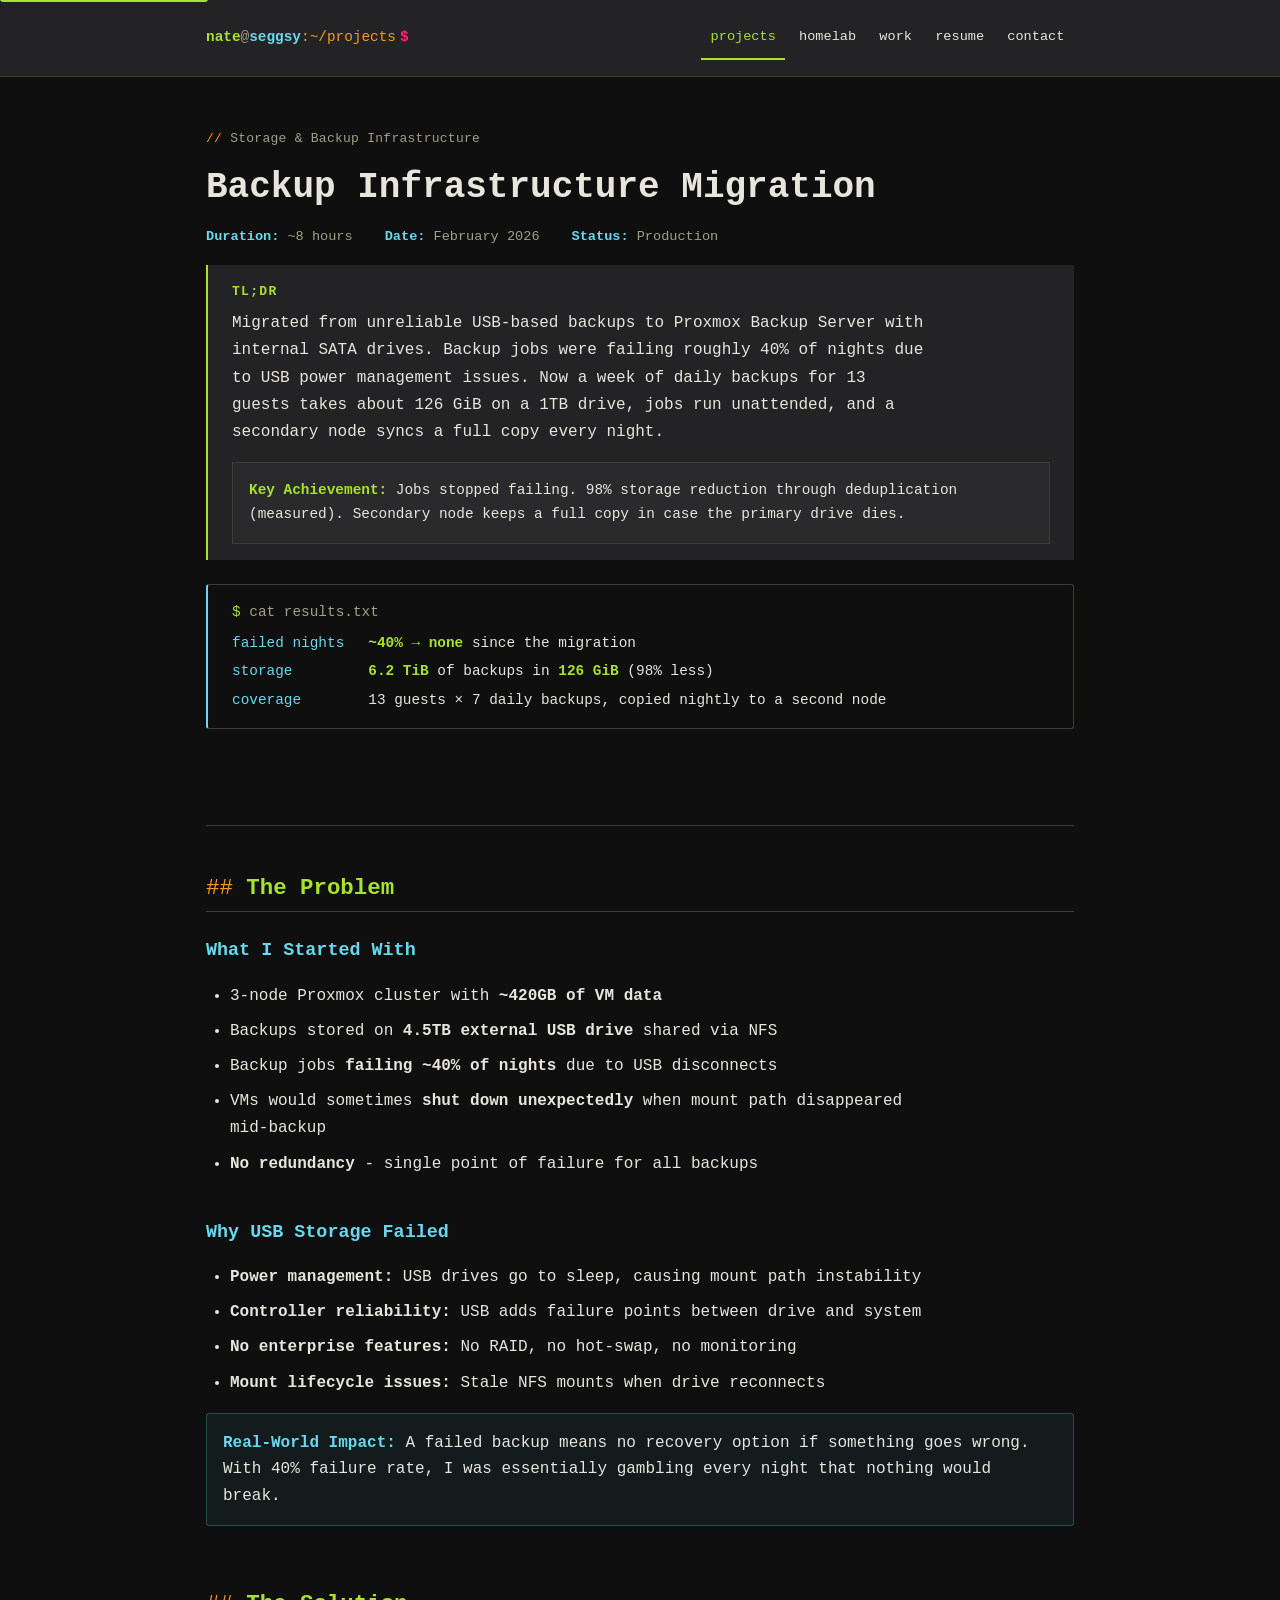
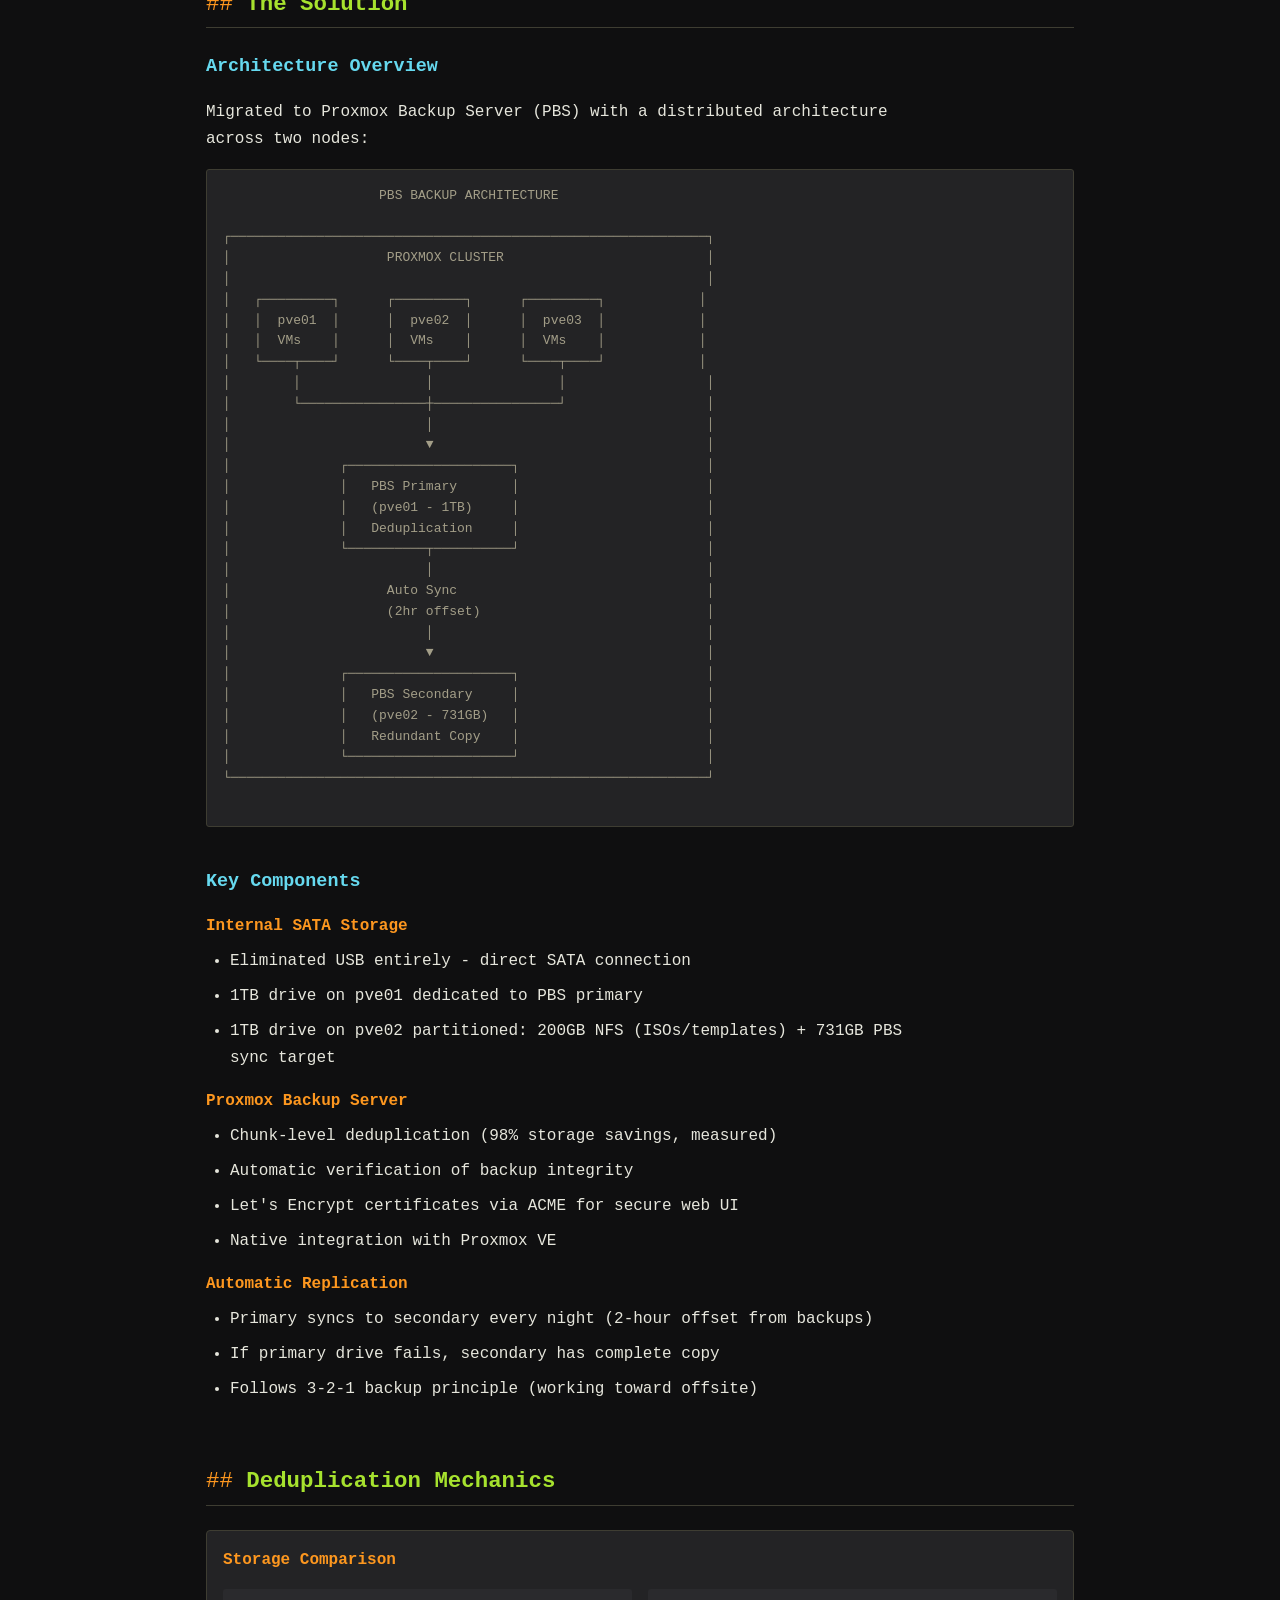
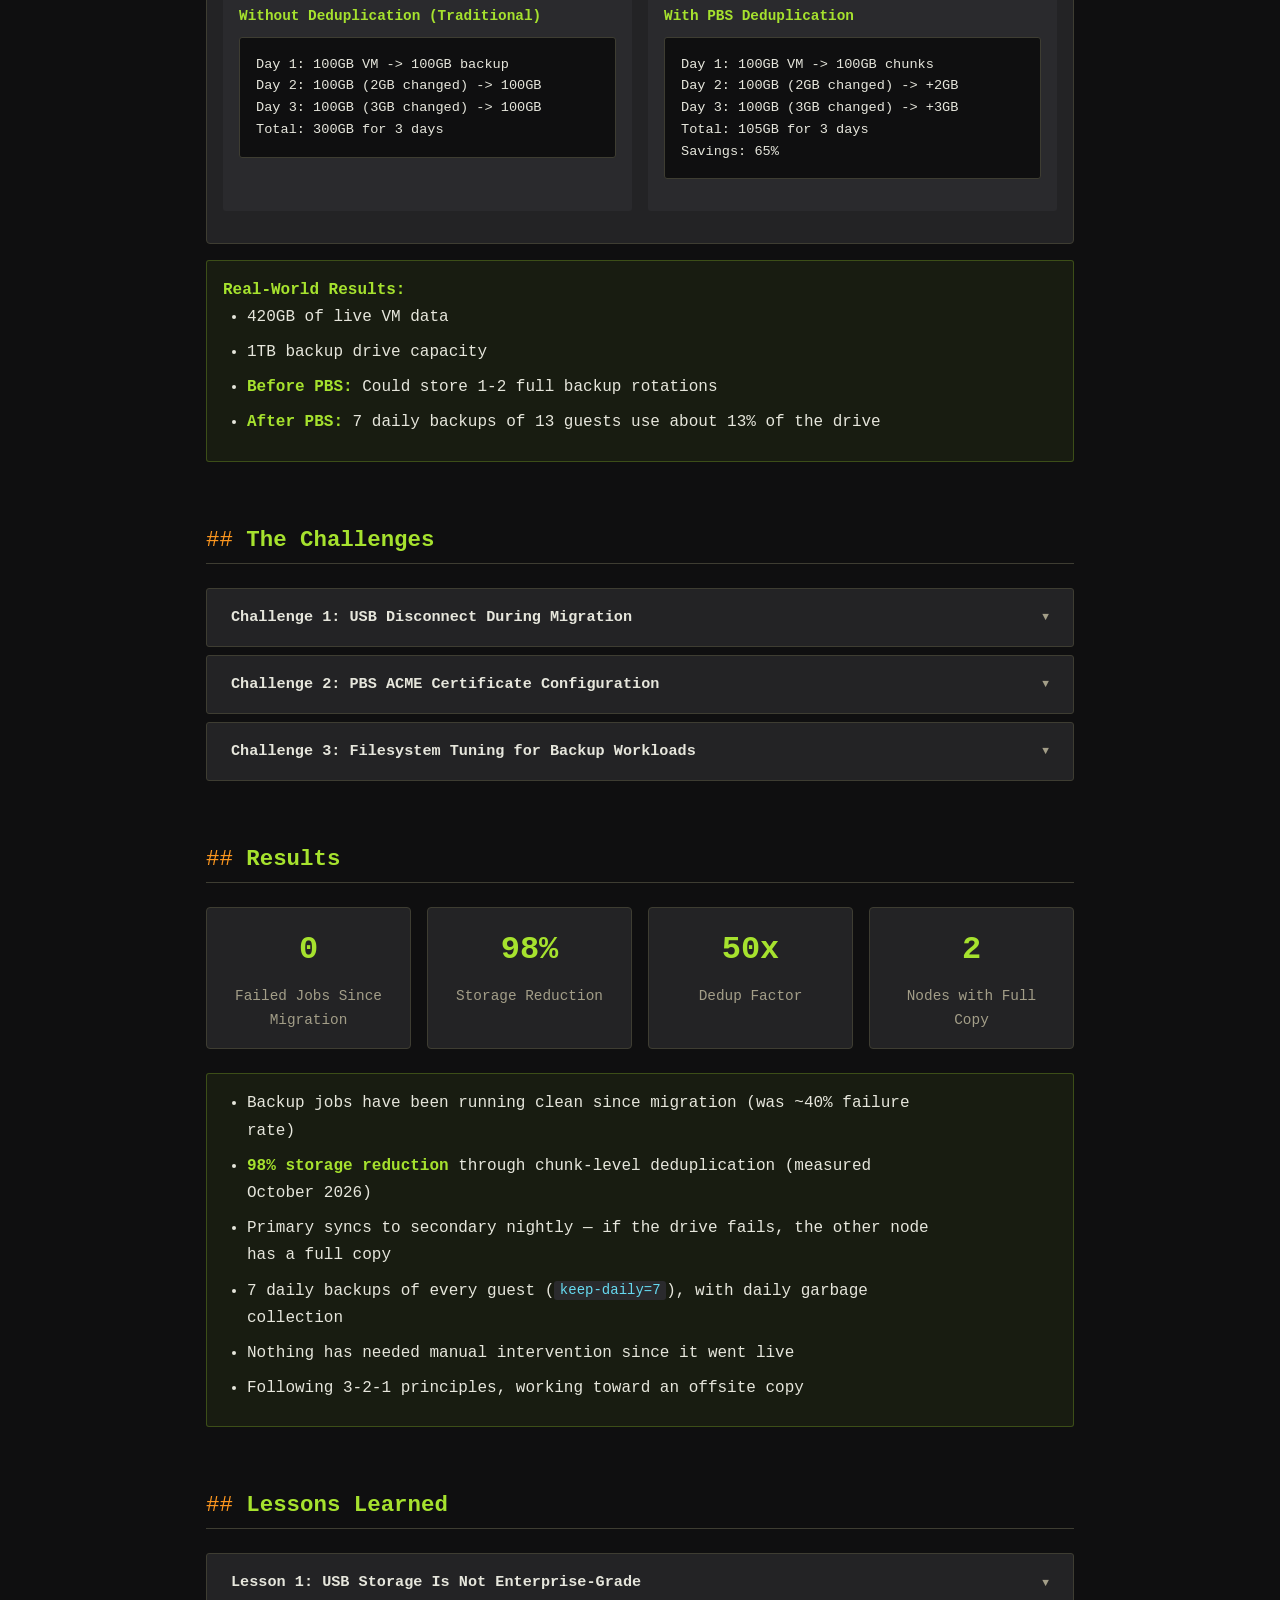
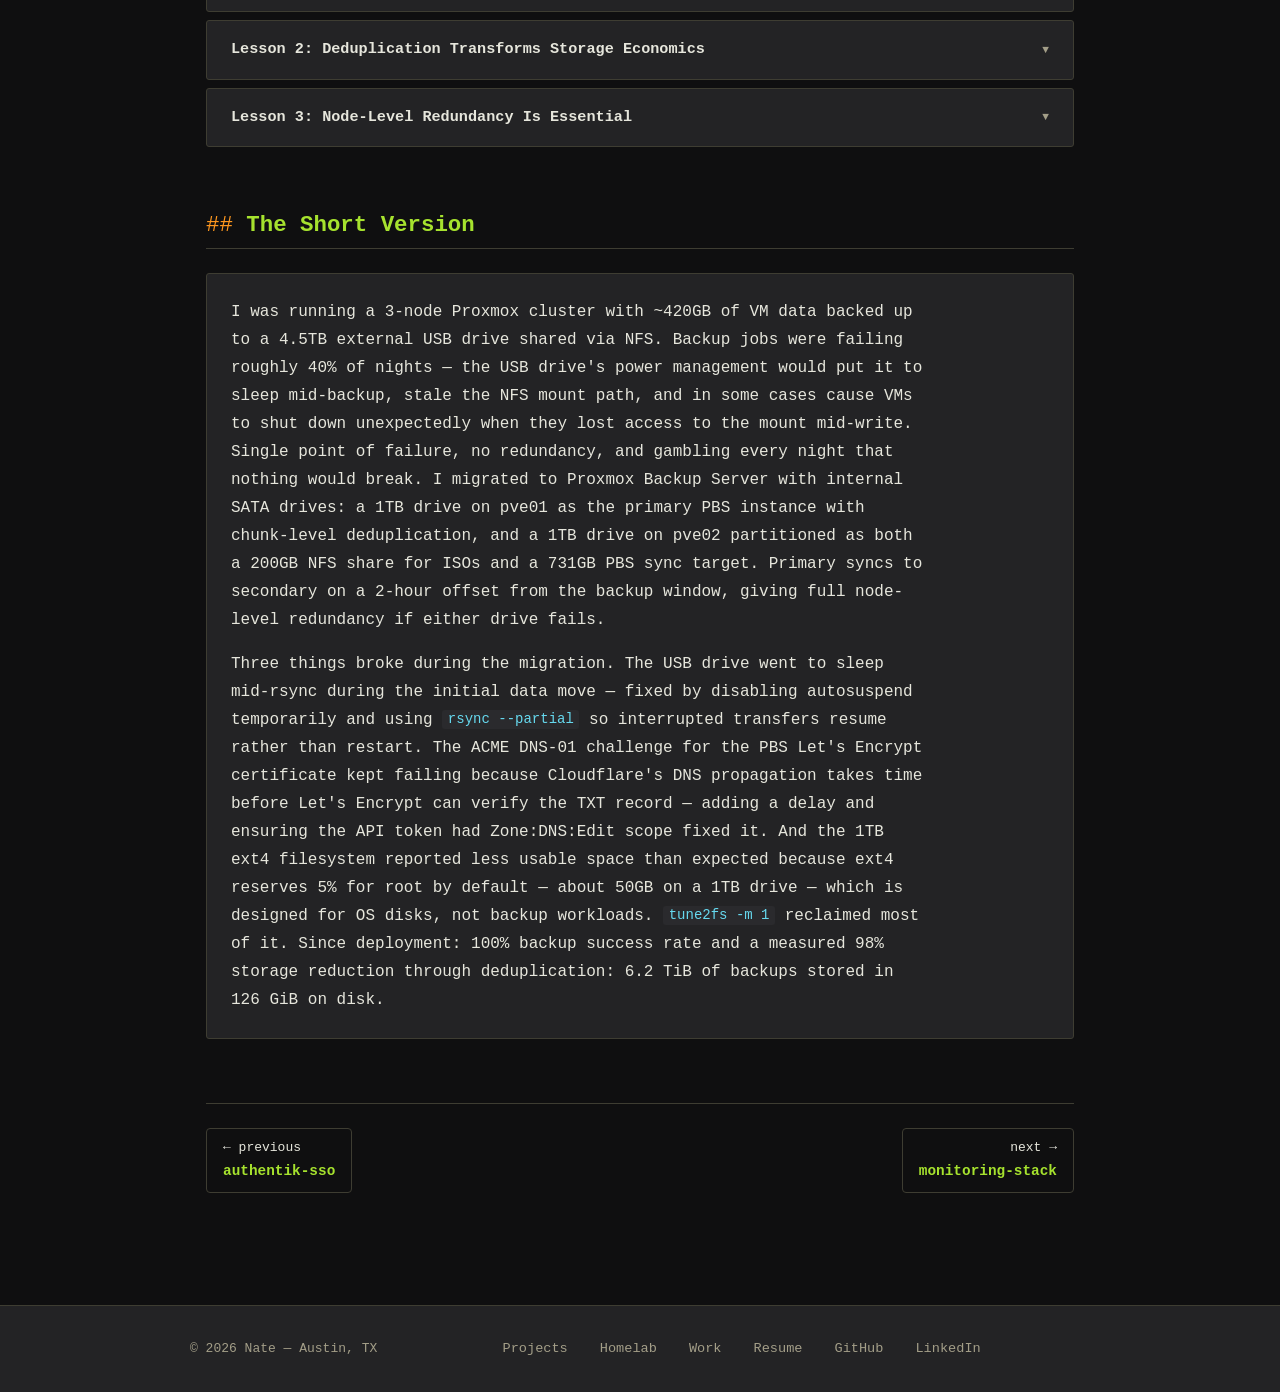
<file: pbs-storage.html>
<!DOCTYPE html>
<html lang="en">
<head>
    <meta charset="UTF-8">
    <meta name="viewport" content="width=device-width, initial-scale=1.0">
    <meta name="description" content="Backup Infrastructure Migration - Proxmox Backup Server implementation achieving 100% backup success rate and a measured 98% storage reduction through deduplication.">

    <!-- Security Headers -->
    <meta http-equiv="Content-Security-Policy" content="default-src 'self'; style-src 'self' 'unsafe-inline' https://fonts.googleapis.com; font-src 'self' https://fonts.gstatic.com; img-src 'self' data:; script-src 'self' 'unsafe-inline';">
    <meta http-equiv="X-Content-Type-Options" content="nosniff">
    <meta http-equiv="X-Frame-Options" content="DENY">
    <meta http-equiv="Referrer-Policy" content="strict-origin-when-cross-origin">

    <title>Backup Infrastructure Migration - Nate's Portfolio</title>

    <!-- Favicon -->
    <link rel="icon" type="image/svg+xml" href="/favicon.svg">
    <link rel="icon" type="image/png" sizes="32x32" href="/favicon-32x32.png">
    <link rel="icon" type="image/png" sizes="16x16" href="/favicon-16x16.png">
    <link rel="apple-touch-icon" sizes="180x180" href="/apple-touch-icon.png">
    <link rel="manifest" href="/site.webmanifest">

    <!-- Canonical URL -->
    <link rel="canonical" href="https://seggsy.co/pbs-storage">

    <!-- Open Graph / Social Media -->
    <meta property="og:title" content="Backup Infrastructure Migration - Nate's Portfolio">
    <meta property="og:description" content="Proxmox Backup Server implementation achieving 100% backup success rate and a measured 98% storage reduction through deduplication.">
    <meta property="og:image" content="https://seggsy.co/og-image.png">
    <meta property="og:url" content="https://seggsy.co/pbs-storage">
    <meta property="og:type" content="article">

    <!-- Twitter Card -->
    <meta name="twitter:card" content="summary_large_image">
    <meta name="twitter:title" content="Backup Infrastructure Migration - Nate's Portfolio">
    <meta name="twitter:description" content="Proxmox Backup Server implementation achieving 100% backup success rate and a measured 98% storage reduction.">
    <meta name="twitter:image" content="https://seggsy.co/og-image.png">

    <!-- Fonts: IBM Plex Mono -->
    <link rel="preconnect" href="https://fonts.googleapis.com">
    <link rel="preconnect" href="https://fonts.gstatic.com" crossorigin>
    <link href="https://fonts.googleapis.com/css2?family=IBM+Plex+Mono:ital,wght@0,400;0,500;0,600;1,400&display=swap" rel="stylesheet">

    <link rel="stylesheet" href="/styles.css">

    <style>
        /* Page-specific: stats grid and comparison table */
        .stats-grid {
            display: grid;
            grid-template-columns: repeat(auto-fit, minmax(150px, 1fr));
            gap: var(--space-sm);
            margin-bottom: var(--space-md);
        }
        .stat-card {
            background: var(--color-bg-secondary);
            border: 1px solid var(--color-border);
            border-radius: var(--radius-md);
            padding: var(--space-sm);
            text-align: center;
        }
        .stat-value {
            font-size: 2rem;
            font-weight: 700;
            color: var(--color-accent);
            font-family: var(--font-mono);
            margin-bottom: var(--space-xs);
        }
        .stat-label {
            font-size: 0.9rem;
            color: var(--color-text-secondary);
        }
        .comparison {
            background: var(--color-bg-secondary);
            border: 1px solid var(--color-border);
            border-radius: var(--radius-md);
            padding: var(--space-sm);
            margin-bottom: var(--space-sm);
        }
        .comparison h4 { margin-top: 0; margin-bottom: var(--space-sm); }
        .comparison-item {
            background: var(--color-bg-tertiary);
            padding: var(--space-sm);
            border-radius: var(--radius-sm);
        }
        .comparison-label {
            font-weight: 600;
            color: var(--color-accent);
            margin-bottom: var(--space-xs);
            font-size: 0.9rem;
        }
        @media (max-width: 768px) {
            .stats-grid { grid-template-columns: repeat(2, 1fr); }
        }
    </style>
</head>
<body>
    <a href="#main-content" class="skip-link">Skip to main content</a>

    <header>
        <nav aria-label="Main navigation">
            <a href="/" class="logo">
                <span class="logo-user">nate</span><span class="logo-at">@</span><span class="logo-host">seggsy</span><span class="logo-path">:~/projects</span><span class="logo-dollar"> $</span>
            </a>
            <ul class="nav-links">
                <li><a href="/#projects" aria-current="true">projects</a></li>
                <li><a href="/homelab-highlights">homelab</a></li>
                <li><a href="/work-highlights">work</a></li>
                <li><a href="/resume">resume</a></li>
                <li><a href="/#contact">contact</a></li>
            </ul>
        </nav>
    </header>

    <main id="main-content" class="project-main" role="main">
        <!-- Project Header -->
        <div class="project-header">
            <span class="project-tag">Storage &amp; Backup Infrastructure</span>
            <h1>Backup Infrastructure Migration</h1>

            <div class="project-meta">
                <span class="meta-item"><strong>Duration:</strong> ~8 hours</span>
                <span class="meta-item"><strong>Date:</strong> February 2026</span>
                <span class="meta-item"><strong>Status:</strong> Production</span>
            </div>

            <div class="tldr">
                <div class="tldr-title">TL;DR</div>
                <p>Migrated from unreliable USB-based backups to Proxmox Backup Server with internal SATA drives. Backup jobs were failing roughly 40% of nights due to USB power management issues. Now a week of daily backups for 13 guests takes about 126 GiB on a 1TB drive, jobs run unattended, and a secondary node syncs a full copy every night.</p>

                <div class="key-achievement">
                    <strong>Key Achievement:</strong> Jobs stopped failing. 98% storage reduction through deduplication (measured). Secondary node keeps a full copy in case the primary drive dies.
                </div>
            </div>

            <div class="results">
                <div class="results-cmd"><span class="prompt">$</span> cat results.txt</div>
                <dl>
                    <dt>failed nights</dt>
                    <dd><strong>~40% → none</strong> since the migration</dd>
                    <dt>storage</dt>
                    <dd><strong>6.2 TiB</strong> of backups in <strong>126 GiB</strong> (98% less)</dd>
                    <dt>coverage</dt>
                    <dd>13 guests × 7 daily backups, copied nightly to a second node</dd>
                </dl>
            </div>
        </div>

        <!-- The Problem -->
        <section class="section">
            <h2>The Problem</h2>

            <h3>What I Started With</h3>
            <ul>
                <li>3-node Proxmox cluster with <strong>~420GB of VM data</strong></li>
                <li>Backups stored on <strong>4.5TB external USB drive</strong> shared via NFS</li>
                <li>Backup jobs <strong>failing ~40% of nights</strong> due to USB disconnects</li>
                <li>VMs would sometimes <strong>shut down unexpectedly</strong> when mount path disappeared mid-backup</li>
                <li><strong>No redundancy</strong> - single point of failure for all backups</li>
            </ul>

            <h3>Why USB Storage Failed</h3>
            <ul>
                <li><strong>Power management:</strong> USB drives go to sleep, causing mount path instability</li>
                <li><strong>Controller reliability:</strong> USB adds failure points between drive and system</li>
                <li><strong>No enterprise features:</strong> No RAID, no hot-swap, no monitoring</li>
                <li><strong>Mount lifecycle issues:</strong> Stale NFS mounts when drive reconnects</li>
            </ul>

            <div class="info-box">
                <strong>Real-World Impact:</strong> A failed backup means no recovery option if something goes wrong. With 40% failure rate, I was essentially gambling every night that nothing would break.
            </div>
        </section>

        <!-- The Solution -->
        <section class="section">
            <h2>The Solution</h2>

            <h3>Architecture Overview</h3>
            <p>Migrated to Proxmox Backup Server (PBS) with a distributed architecture across two nodes:</p>

            <div class="architecture">
                <pre>
                    PBS BACKUP ARCHITECTURE

┌─────────────────────────────────────────────────────────────┐
│                    PROXMOX CLUSTER                          │
│                                                             │
│   ┌─────────┐      ┌─────────┐      ┌─────────┐            │
│   │  pve01  │      │  pve02  │      │  pve03  │            │
│   │  VMs    │      │  VMs    │      │  VMs    │            │
│   └────┬────┘      └────┬────┘      └────┬────┘            │
│        │                │                │                  │
│        └────────────────┼────────────────┘                  │
│                         │                                   │
│                         ▼                                   │
│              ┌─────────────────────┐                        │
│              │   PBS Primary       │                        │
│              │   (pve01 - 1TB)     │                        │
│              │   Deduplication     │                        │
│              └──────────┬──────────┘                        │
│                         │                                   │
│                    Auto Sync                                │
│                    (2hr offset)                             │
│                         │                                   │
│                         ▼                                   │
│              ┌─────────────────────┐                        │
│              │   PBS Secondary     │                        │
│              │   (pve02 - 731GB)   │                        │
│              │   Redundant Copy    │                        │
│              └─────────────────────┘                        │
└─────────────────────────────────────────────────────────────┘
                </pre>
            </div>

            <h3>Key Components</h3>

            <h4>Internal SATA Storage</h4>
            <ul>
                <li>Eliminated USB entirely - direct SATA connection</li>
                <li>1TB drive on pve01 dedicated to PBS primary</li>
                <li>1TB drive on pve02 partitioned: 200GB NFS (ISOs/templates) + 731GB PBS sync target</li>
            </ul>

            <h4>Proxmox Backup Server</h4>
            <ul>
                <li>Chunk-level deduplication (98% storage savings, measured)</li>
                <li>Automatic verification of backup integrity</li>
                <li>Let's Encrypt certificates via ACME for secure web UI</li>
                <li>Native integration with Proxmox VE</li>
            </ul>

            <h4>Automatic Replication</h4>
            <ul>
                <li>Primary syncs to secondary every night (2-hour offset from backups)</li>
                <li>If primary drive fails, secondary has complete copy</li>
                <li>Follows 3-2-1 backup principle (working toward offsite)</li>
            </ul>
        </section>

        <!-- Deduplication -->
        <section class="section">
            <h2>Deduplication Mechanics</h2>

            <div class="comparison">
                <h4>Storage Comparison</h4>
                <div class="comparison-grid">
                    <div class="comparison-item">
                        <div class="comparison-label">Without Deduplication (Traditional)</div>
                        <pre>Day 1: 100GB VM -> 100GB backup
Day 2: 100GB (2GB changed) -> 100GB
Day 3: 100GB (3GB changed) -> 100GB
Total: 300GB for 3 days</pre>
                    </div>
                    <div class="comparison-item">
                        <div class="comparison-label">With PBS Deduplication</div>
                        <pre>Day 1: 100GB VM -> 100GB chunks
Day 2: 100GB (2GB changed) -> +2GB
Day 3: 100GB (3GB changed) -> +3GB
Total: 105GB for 3 days
Savings: 65%</pre>
                    </div>
                </div>
            </div>

            <div class="success-box">
                <strong>Real-World Results:</strong>
                <ul style="margin-bottom: 0;">
                    <li>420GB of live VM data</li>
                    <li>1TB backup drive capacity</li>
                    <li><strong>Before PBS:</strong> Could store 1-2 full backup rotations</li>
                    <li><strong>After PBS:</strong> 7 daily backups of 13 guests use about 13% of the drive</li>
                </ul>
            </div>
        </section>

        <!-- The Challenges -->
        <section class="section">
            <h2>The Challenges</h2>

            <div class="collapsible">
                <div class="collapsible-header">
                    <div class="collapsible-title">Challenge 1: USB Disconnect During Migration</div>
                    <div class="collapsible-icon">▼</div>
                </div>
                <div class="collapsible-content">
                    <div class="collapsible-inner">
                        <h4>Symptom:</h4>
                        <div class="terminal">
                            <pre>rsync: failed to stat '/mnt/pve/exthdd/iso/ubuntu.iso': No such file or directory
External HDD mount point disappeared mid-migration</pre>
                        </div>

                        <h4>Root Cause:</h4>
                        <ul>
                            <li>USB drive power management put drive to sleep during large file copy</li>
                            <li>Mount path became stale</li>
                            <li>rsync encountered non-existent path</li>
                        </ul>

                        <h4>Solution:</h4>
                        <ol>
                            <li>Disabled USB autosuspend temporarily:
                                <pre><code>echo -1 > /sys/module/usbcore/parameters/autosuspend</code></pre>
                            </li>
                            <li>Used <code>rsync</code> with resume capability:
                                <pre><code>rsync -av --partial --progress /source/ /dest/</code></pre>
                            </li>
                            <li>Monitored transfer with <code>watch -n 1 df -h</code> to detect disconnects immediately</li>
                        </ol>

                        <h4>Lesson Learned:</h4>
                        <p>USB reliability issues aren't always obvious. Understanding Linux power management, mount lifecycle, and resilient copy strategies is essential for safe data migrations.</p>
                    </div>
                </div>
            </div>

            <div class="collapsible">
                <div class="collapsible-header">
                    <div class="collapsible-title">Challenge 2: PBS ACME Certificate Configuration</div>
                    <div class="collapsible-icon">▼</div>
                </div>
                <div class="collapsible-content">
                    <div class="collapsible-inner">
                        <h4>Symptom:</h4>
                        <div class="terminal">
                            <pre>ACME challenge failed: DNS TXT record not found</pre>
                        </div>

                        <h4>Root Cause:</h4>
                        <ul>
                            <li>PBS uses different ACME plugin format than PVE</li>
                            <li>Cloudflare API token needed specific permissions</li>
                            <li>DNS propagation delay caused initial failures</li>
                        </ul>

                        <h4>Solution:</h4>
                        <ol>
                            <li>Created Cloudflare API token with Zone:DNS:Edit permissions</li>
                            <li>Configured PBS ACME plugin with correct credentials</li>
                            <li>Added delay to allow DNS propagation before verification</li>
                        </ol>

                        <h4>Lesson Learned:</h4>
                        <p>Certificate automation requires understanding both the ACME protocol and your DNS provider's API. Different Proxmox products have slightly different configurations.</p>
                    </div>
                </div>
            </div>

            <div class="collapsible">
                <div class="collapsible-header">
                    <div class="collapsible-title">Challenge 3: Filesystem Tuning for Backup Workloads</div>
                    <div class="collapsible-icon">▼</div>
                </div>
                <div class="collapsible-content">
                    <div class="collapsible-inner">
                        <h4>Symptom:</h4>
                        <div class="terminal">
                            <pre>df shows less usable space than expected on 1TB drive</pre>
                        </div>

                        <h4>Root Cause:</h4>
                        <ul>
                            <li>ext4 reserves 5% for root by default (~50GB on 1TB)</li>
                            <li>Default inode ratio wastes space for large-file workloads</li>
                        </ul>

                        <h4>Solution:</h4>
                        <pre><code># Reduce reserved blocks from 5% to 1%
tune2fs -m 1 /dev/sda1

# Verify alignment for optimal performance
blockdev --getalignoff /dev/sda1</code></pre>

                        <h4>Lesson Learned:</h4>
                        <p>Understanding tunable parameters (reserved blocks, inode ratio, alignment) maximizes usable capacity for specific workloads.</p>
                    </div>
                </div>
            </div>
        </section>

        <!-- Results -->
        <section class="section">
            <h2>Results</h2>

            <div class="stats-grid">
                <div class="stat-card">
                    <div class="stat-value">0</div>
                    <div class="stat-label">Failed Jobs Since Migration</div>
                </div>
                <div class="stat-card">
                    <div class="stat-value">98%</div>
                    <div class="stat-label">Storage Reduction</div>
                </div>
                <div class="stat-card">
                    <div class="stat-value">50x</div>
                    <div class="stat-label">Dedup Factor</div>
                </div>
                <div class="stat-card">
                    <div class="stat-value">2</div>
                    <div class="stat-label">Nodes with Full Copy</div>
                </div>
            </div>

            <div class="success-box">
                <ul style="margin-bottom: 0;">
                    <li>Backup jobs have been running clean since migration (was ~40% failure rate)</li>
                    <li><strong>98% storage reduction</strong> through chunk-level deduplication (measured October 2026)</li>
                    <li>Primary syncs to secondary nightly — if the drive fails, the other node has a full copy</li>
                    <li>7 daily backups of every guest (<code>keep-daily=7</code>), with daily garbage collection</li>
                    <li>Nothing has needed manual intervention since it went live</li>
                    <li>Following 3-2-1 principles, working toward an offsite copy</li>
                </ul>
            </div>
        </section>

        <!-- Lessons Learned -->
        <section class="section">
            <h2>Lessons Learned</h2>

            <div class="collapsible">
                <div class="collapsible-header">
                    <div class="collapsible-title">Lesson 1: USB Storage Is Not Enterprise-Grade</div>
                    <div class="collapsible-icon">▼</div>
                </div>
                <div class="collapsible-content">
                    <div class="collapsible-inner">
                        <p><strong>Observation:</strong> External USB drives are convenient for workstations but unsuitable for production backups.</p>

                        <p><strong>Why:</strong></p>
                        <ul>
                            <li>USB power management can't be fully disabled</li>
                            <li>USB controllers add failure points</li>
                            <li>Sleep mode causes mount path instability</li>
                            <li>No inherent redundancy</li>
                        </ul>

                        <p><strong>Better Approach:</strong> Internal storage with proper enterprise features (RAID, hot-swap, monitoring).</p>
                    </div>
                </div>
            </div>

            <div class="collapsible">
                <div class="collapsible-header">
                    <div class="collapsible-title">Lesson 2: Deduplication Transforms Storage Economics</div>
                    <div class="collapsible-icon">▼</div>
                </div>
                <div class="collapsible-content">
                    <div class="collapsible-inner">
                        <p><strong>Observation:</strong> PBS deduplication reduced storage requirements by 98%.</p>

                        <p><strong>Measured (first garbage collection, October 2026):</strong></p>
                        <ul>
                            <li>13 guests, 7 daily backups each</li>
                            <li>Logical backup data: 6.2 TiB</li>
                            <li>Actually on disk: 126 GiB</li>
                            <li>Dedup factor: 50.6x, so 98% savings</li>
                        </ul>

                        <p><strong>Impact:</strong> Can afford longer retention on smaller drives, improving disaster recovery capabilities.</p>
                    </div>
                </div>
            </div>

            <div class="collapsible">
                <div class="collapsible-header">
                    <div class="collapsible-title">Lesson 3: Node-Level Redundancy Is Essential</div>
                    <div class="collapsible-icon">▼</div>
                </div>
                <div class="collapsible-content">
                    <div class="collapsible-inner">
                        <p><strong>Observation:</strong> Hardware fails. Single-instance backups are risky.</p>

                        <p><strong>Scenario:</strong></p>
                        <ul>
                            <li>pve01's SATA drive fails (no warning)</li>
                            <li>Without sync: All backups lost</li>
                            <li>With sync: pve02 has complete copy, restore unaffected</li>
                        </ul>

                        <p><strong>Investment:</strong> Minimal (second HDD + cron job)<br>
                        <strong>Protection:</strong> Maximum (complete backup redundancy)</p>
                    </div>
                </div>
            </div>
        </section>

        <!-- The Short Version -->
        <section class="section">
            <h2>The Short Version</h2>

            <div class="story-section">
                <p>I was running a 3-node Proxmox cluster with ~420GB of VM data backed up to a 4.5TB external USB drive shared via NFS. Backup jobs were failing roughly 40% of nights — the USB drive's power management would put it to sleep mid-backup, stale the NFS mount path, and in some cases cause VMs to shut down unexpectedly when they lost access to the mount mid-write. Single point of failure, no redundancy, and gambling every night that nothing would break. I migrated to Proxmox Backup Server with internal SATA drives: a 1TB drive on pve01 as the primary PBS instance with chunk-level deduplication, and a 1TB drive on pve02 partitioned as both a 200GB NFS share for ISOs and a 731GB PBS sync target. Primary syncs to secondary on a 2-hour offset from the backup window, giving full node-level redundancy if either drive fails.</p>
                <p>Three things broke during the migration. The USB drive went to sleep mid-rsync during the initial data move — fixed by disabling autosuspend temporarily and using <code>rsync --partial</code> so interrupted transfers resume rather than restart. The ACME DNS-01 challenge for the PBS Let's Encrypt certificate kept failing because Cloudflare's DNS propagation takes time before Let's Encrypt can verify the TXT record — adding a delay and ensuring the API token had Zone:DNS:Edit scope fixed it. And the 1TB ext4 filesystem reported less usable space than expected because ext4 reserves 5% for root by default — about 50GB on a 1TB drive — which is designed for OS disks, not backup workloads. <code>tune2fs -m 1</code> reclaimed most of it. Since deployment: 100% backup success rate and a measured 98% storage reduction through deduplication: 6.2 TiB of backups stored in 126 GiB on disk.</p>
            </div>
        </section>
        <nav class="project-pager" aria-label="More projects">
            <a href="/authentik-sso" class="pager-prev" rel="prev"><span class="pager-label">&larr; previous</span><span class="pager-title">authentik-sso</span></a>
            <a href="/monitoring-stack" class="pager-next" rel="next"><span class="pager-label">next &rarr;</span><span class="pager-title">monitoring-stack</span></a>
        </nav>
    </main>

    <footer class="project-footer" role="contentinfo">
        <div class="footer-content">
            <div class="footer-copy">&copy; 2026 Nate &mdash; Austin, TX</div>
            <nav class="footer-links" aria-label="Footer navigation">
                <a href="/#projects">Projects</a>
                <a href="/homelab-highlights">Homelab</a>
                <a href="/work-highlights">Work</a>
                <a href="/resume">Resume</a>
                <a href="https://github.com/NWA-F3RG" target="_blank" rel="noopener noreferrer" aria-label="GitHub (opens in new tab)">GitHub</a>
                <a href="https://www.linkedin.com/in/nathannwaeze/" target="_blank" rel="noopener noreferrer" aria-label="LinkedIn (opens in new tab)">LinkedIn</a>
            </nav>
        </div>
    </footer>

    <script>
        document.querySelectorAll('.collapsible-header').forEach(header => {
            header.addEventListener('click', () => {
                const collapsible = header.parentElement;
                collapsible.classList.toggle('active');
            });

            header.setAttribute('tabindex', '0');
            header.setAttribute('role', 'button');
            header.addEventListener('keydown', (e) => {
                if (e.key === 'Enter' || e.key === ' ') {
                    e.preventDefault();
                    header.click();
                }
            });
        });
    </script>
</body>
</html>
</file>
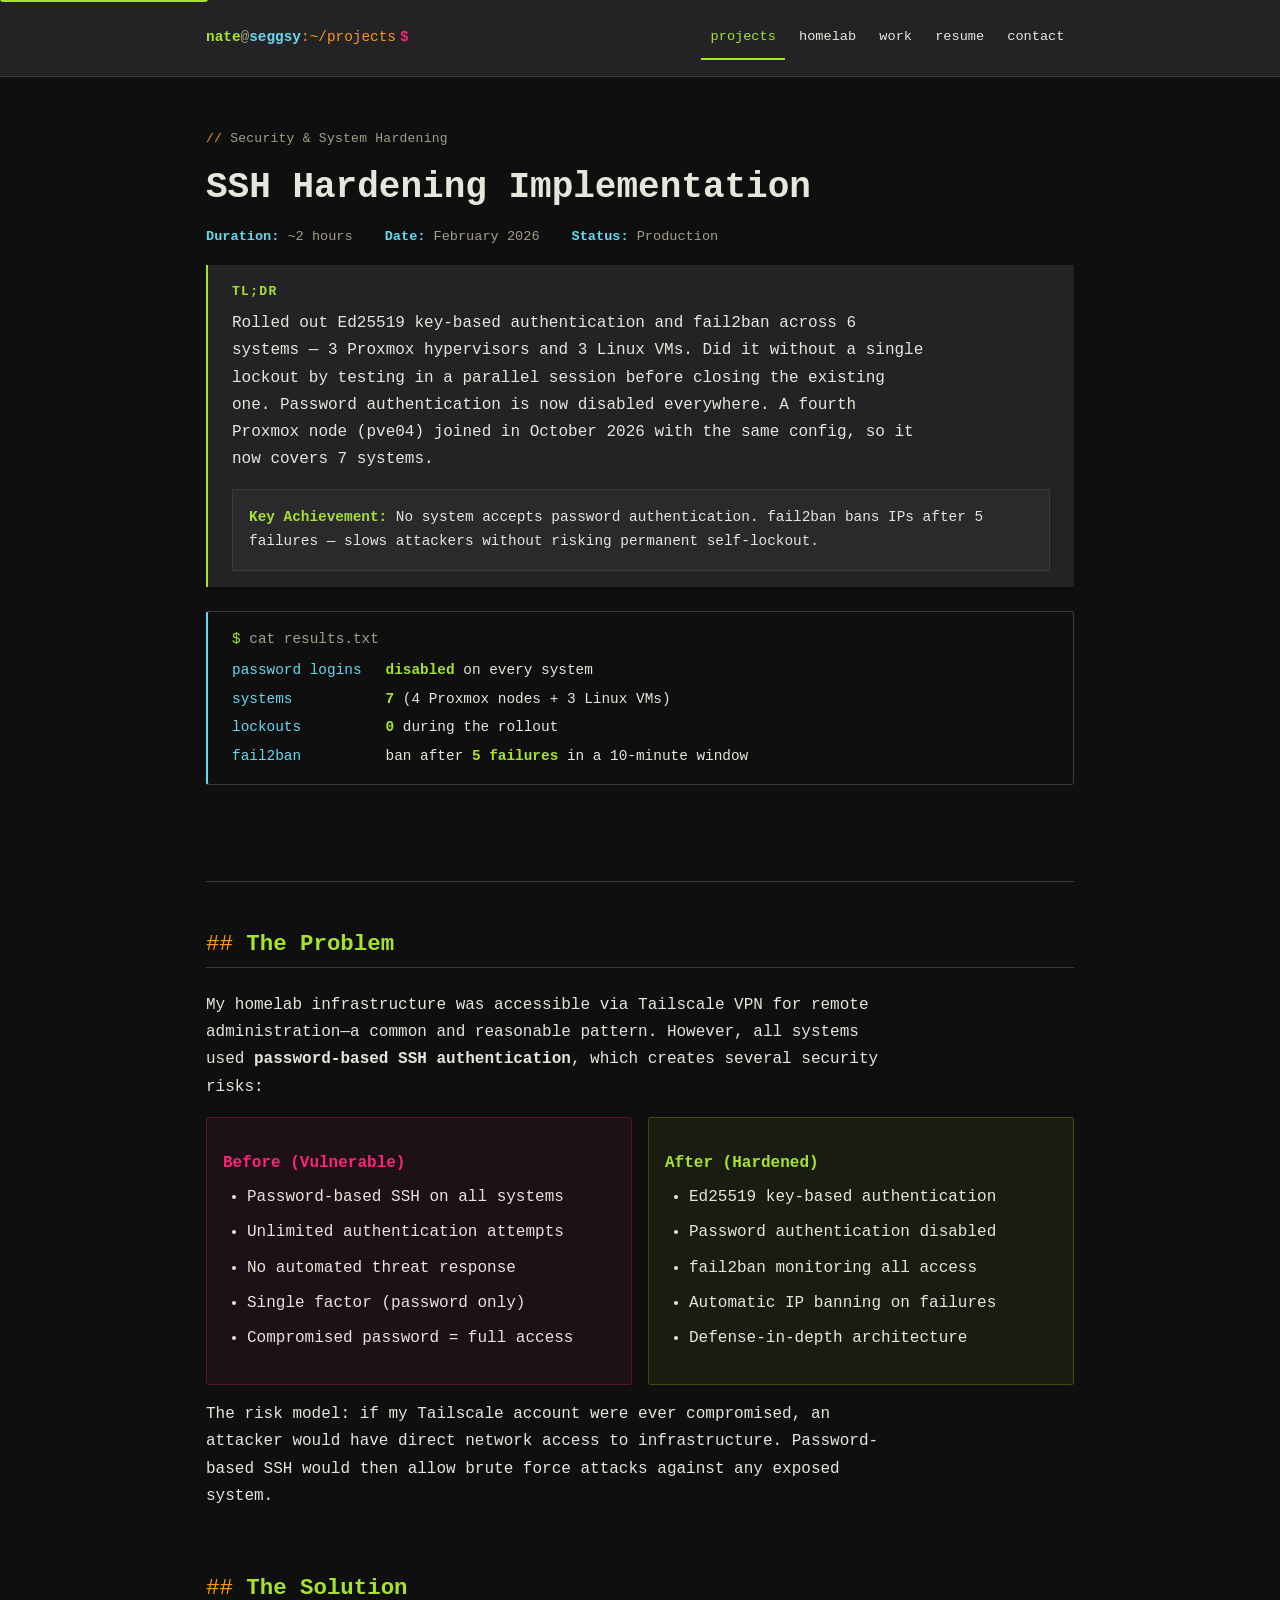
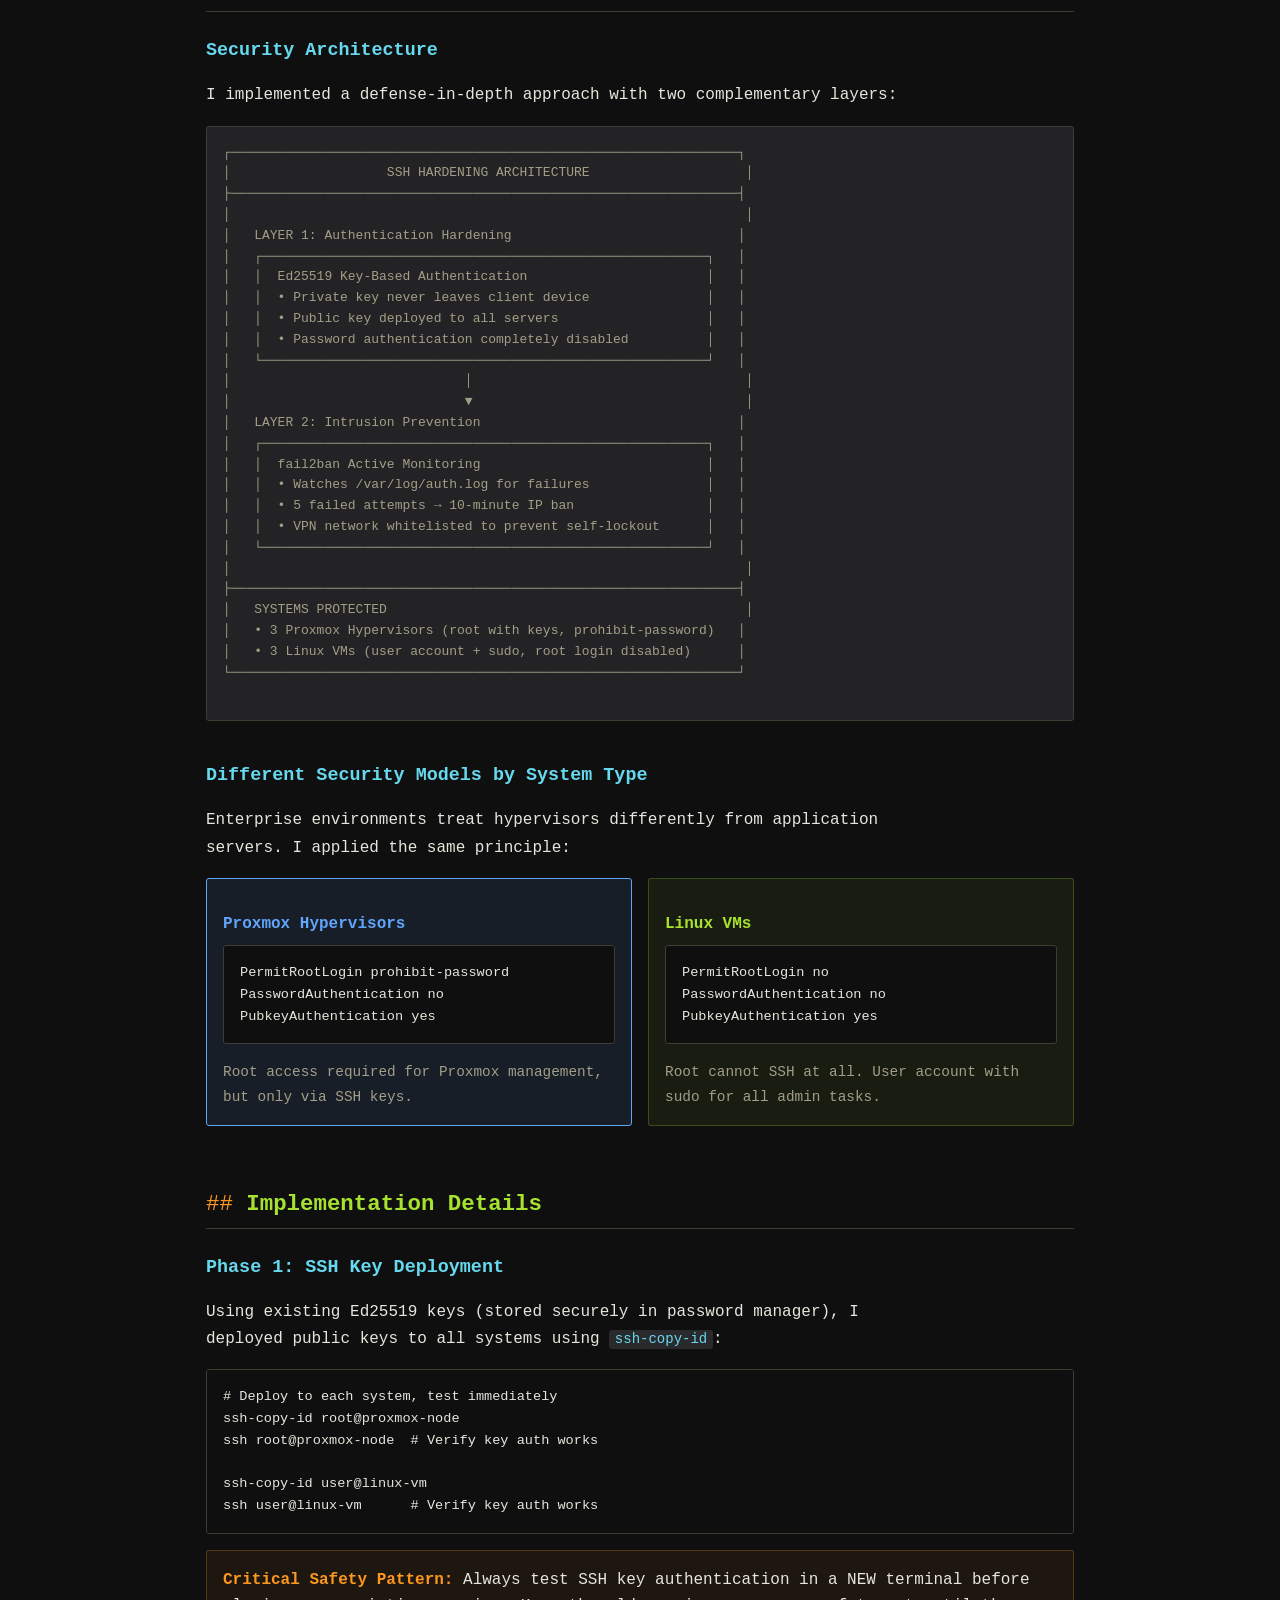
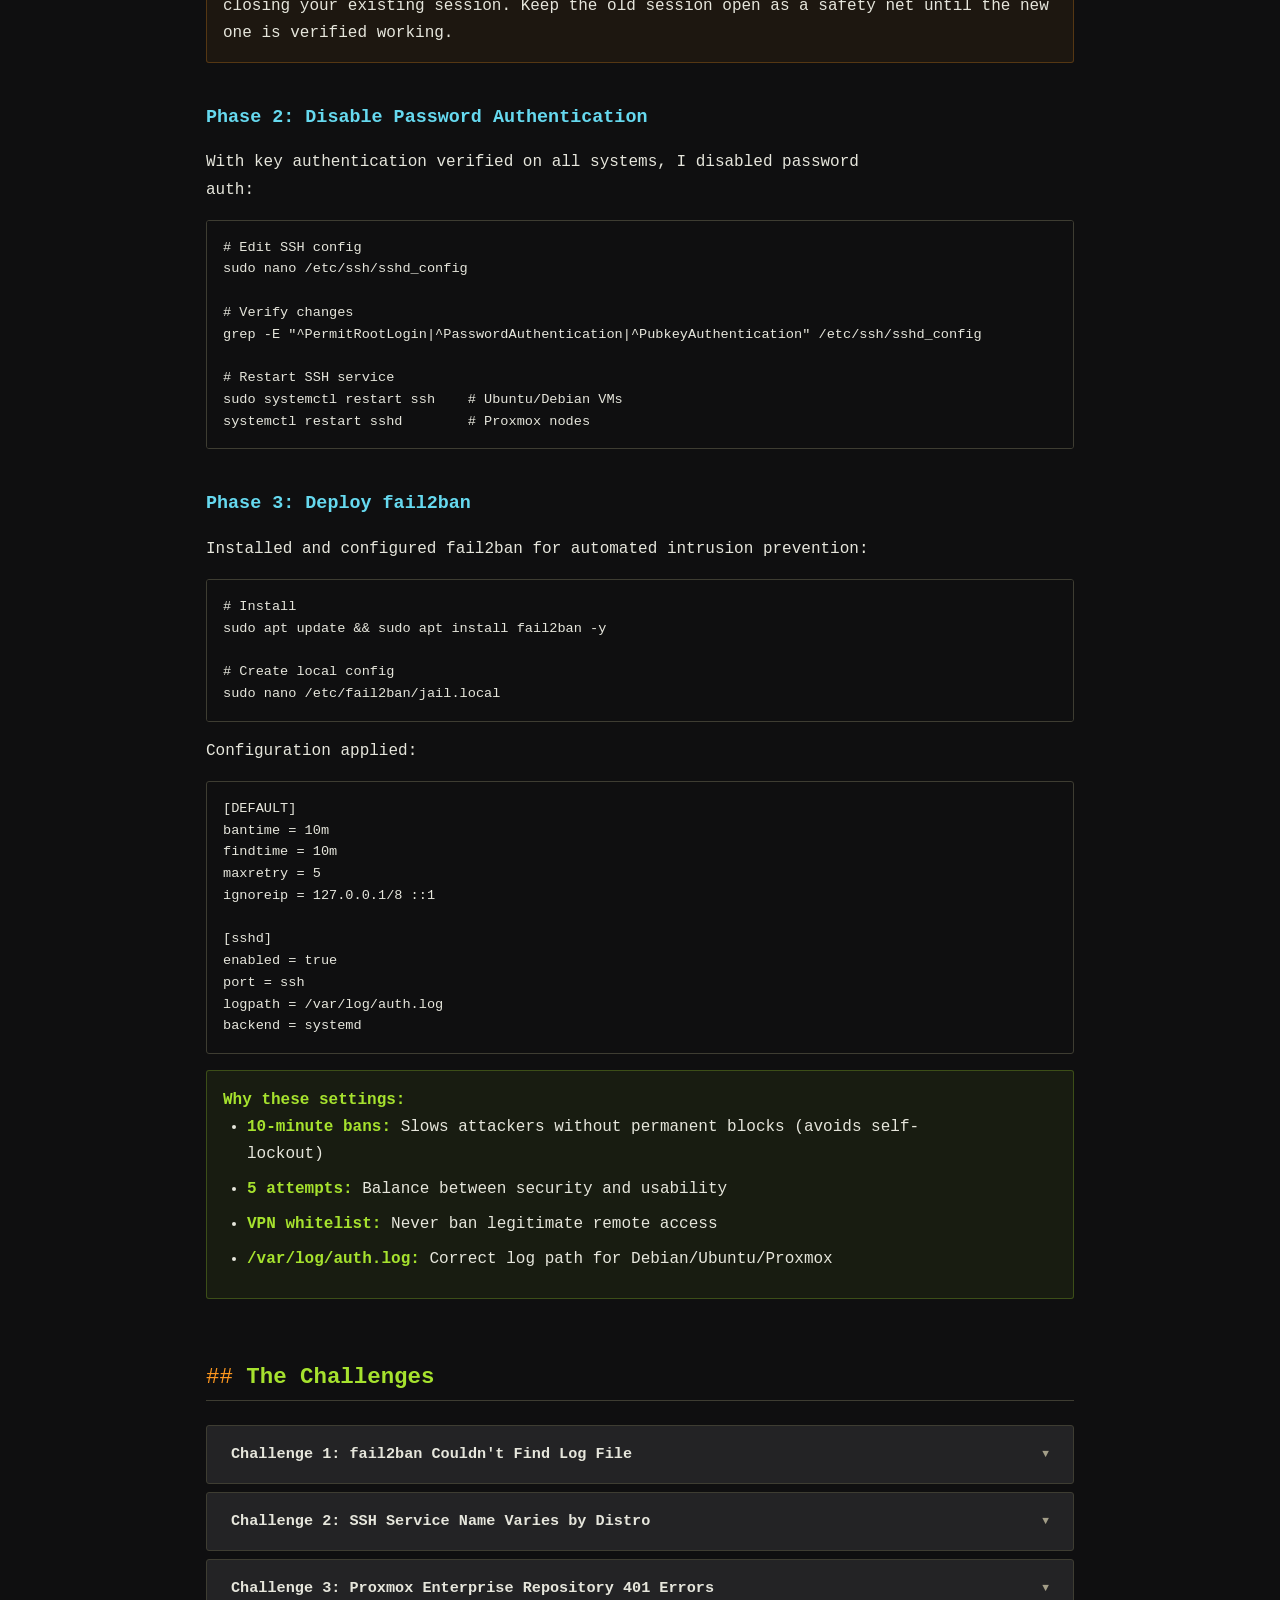
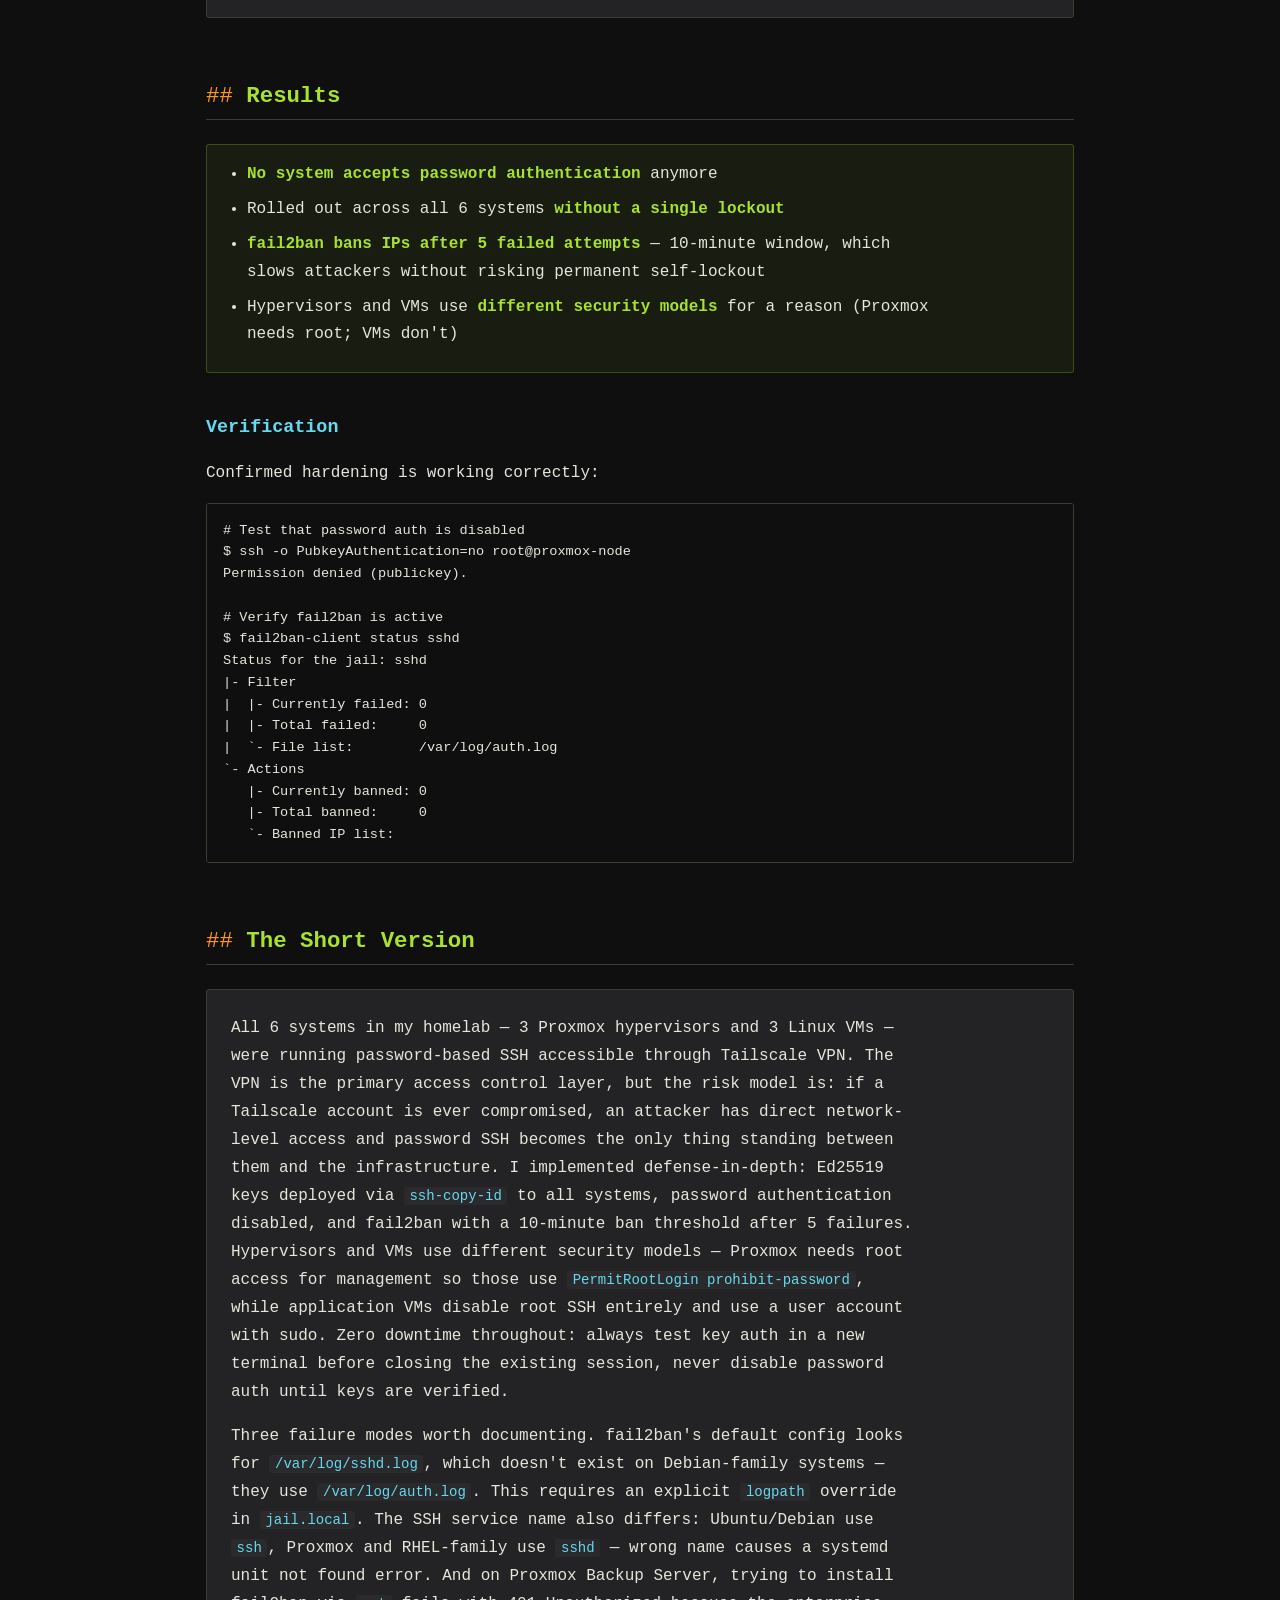
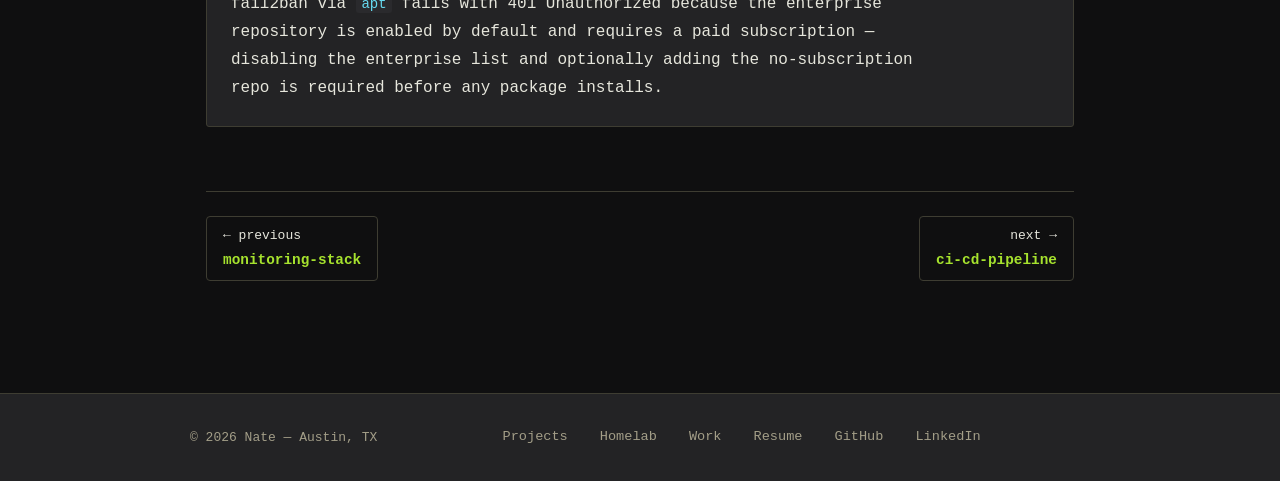
<file: ssh-hardening.html>
<!DOCTYPE html>
<html lang="en">
<head>
    <meta charset="UTF-8">
    <meta name="viewport" content="width=device-width, initial-scale=1.0">
    <meta name="description" content="SSH Hardening Implementation - Enterprise-grade SSH security with key-based authentication and automated intrusion prevention across homelab infrastructure.">

    <!-- Security Headers -->
    <meta http-equiv="Content-Security-Policy" content="default-src 'self'; style-src 'self' 'unsafe-inline' https://fonts.googleapis.com; font-src 'self' https://fonts.gstatic.com; img-src 'self' data:; script-src 'self' 'unsafe-inline';">
    <meta http-equiv="X-Content-Type-Options" content="nosniff">
    <meta http-equiv="X-Frame-Options" content="DENY">
    <meta http-equiv="Referrer-Policy" content="strict-origin-when-cross-origin">

    <title>SSH Hardening Implementation - Nate's Portfolio</title>

    <!-- Favicon -->
    <link rel="icon" type="image/svg+xml" href="/favicon.svg">
    <link rel="icon" type="image/png" sizes="32x32" href="/favicon-32x32.png">
    <link rel="icon" type="image/png" sizes="16x16" href="/favicon-16x16.png">
    <link rel="apple-touch-icon" sizes="180x180" href="/apple-touch-icon.png">
    <link rel="manifest" href="/site.webmanifest">

    <!-- Canonical URL -->
    <link rel="canonical" href="https://seggsy.co/ssh-hardening">

    <!-- Open Graph / Social Media -->
    <meta property="og:title" content="SSH Hardening Implementation - Nate's Portfolio">
    <meta property="og:description" content="Enterprise-grade SSH hardening across 7 systems with key-based authentication, fail2ban intrusion prevention, and zero downtime deployment.">
    <meta property="og:image" content="https://seggsy.co/og-image.png">
    <meta property="og:url" content="https://seggsy.co/ssh-hardening">
    <meta property="og:type" content="article">

    <!-- Twitter Card -->
    <meta name="twitter:card" content="summary_large_image">
    <meta name="twitter:title" content="SSH Hardening Implementation - Nate's Portfolio">
    <meta name="twitter:description" content="Enterprise-grade SSH hardening across 7 systems with key-based authentication and automated intrusion prevention.">
    <meta name="twitter:image" content="https://seggsy.co/og-image.png">

    <!-- Fonts: IBM Plex Mono -->
    <link rel="preconnect" href="https://fonts.googleapis.com">
    <link rel="preconnect" href="https://fonts.gstatic.com" crossorigin>
    <link href="https://fonts.googleapis.com/css2?family=IBM+Plex+Mono:ital,wght@0,400;0,500;0,600;1,400&display=swap" rel="stylesheet">

    <link rel="stylesheet" href="/styles.css">
</head>
<body>
    <a href="#main-content" class="skip-link">Skip to main content</a>

    <header>
        <nav aria-label="Main navigation">
            <a href="/" class="logo">
                <span class="logo-user">nate</span><span class="logo-at">@</span><span class="logo-host">seggsy</span><span class="logo-path">:~/projects</span><span class="logo-dollar"> $</span>
            </a>
            <ul class="nav-links">
                <li><a href="/#projects" aria-current="true">projects</a></li>
                <li><a href="/homelab-highlights">homelab</a></li>
                <li><a href="/work-highlights">work</a></li>
                <li><a href="/resume">resume</a></li>
                <li><a href="/#contact">contact</a></li>
            </ul>
        </nav>
    </header>

    <main id="main-content" class="project-main" role="main">
        <!-- Project Header -->
        <div class="project-header">
            <span class="project-tag">Security &amp; System Hardening</span>
            <h1>SSH Hardening Implementation</h1>

            <div class="project-meta">
                <span class="meta-item"><strong>Duration:</strong> ~2 hours</span>
                <span class="meta-item"><strong>Date:</strong> February 2026</span>
                <span class="meta-item"><strong>Status:</strong> Production</span>
            </div>

            <div class="tldr">
                <div class="tldr-title">TL;DR</div>
                <p>Rolled out Ed25519 key-based authentication and fail2ban across 6 systems — 3 Proxmox hypervisors and 3 Linux VMs. Did it without a single lockout by testing in a parallel session before closing the existing one. Password authentication is now disabled everywhere. A fourth Proxmox node (pve04) joined in October 2026 with the same config, so it now covers 7 systems.</p>

                <div class="key-achievement">
                    <strong>Key Achievement:</strong> No system accepts password authentication. fail2ban bans IPs after 5 failures — slows attackers without risking permanent self-lockout.
                </div>
            </div>

            <div class="results">
                <div class="results-cmd"><span class="prompt">$</span> cat results.txt</div>
                <dl>
                    <dt>password logins</dt>
                    <dd><strong>disabled</strong> on every system</dd>
                    <dt>systems</dt>
                    <dd><strong>7</strong> (4 Proxmox nodes + 3 Linux VMs)</dd>
                    <dt>lockouts</dt>
                    <dd><strong>0</strong> during the rollout</dd>
                    <dt>fail2ban</dt>
                    <dd>ban after <strong>5 failures</strong> in a 10-minute window</dd>
                </dl>
            </div>
        </div>

        <!-- The Problem -->
        <section class="section">
            <h2>The Problem</h2>

            <p>My homelab infrastructure was accessible via Tailscale VPN for remote administration—a common and reasonable pattern. However, all systems used <strong>password-based SSH authentication</strong>, which creates several security risks:</p>

            <div class="comparison-grid">
                <div class="before-box">
                    <h4>Before (Vulnerable)</h4>
                    <ul>
                        <li>Password-based SSH on all systems</li>
                        <li>Unlimited authentication attempts</li>
                        <li>No automated threat response</li>
                        <li>Single factor (password only)</li>
                        <li>Compromised password = full access</li>
                    </ul>
                </div>
                <div class="after-box">
                    <h4>After (Hardened)</h4>
                    <ul>
                        <li>Ed25519 key-based authentication</li>
                        <li>Password authentication disabled</li>
                        <li>fail2ban monitoring all access</li>
                        <li>Automatic IP banning on failures</li>
                        <li>Defense-in-depth architecture</li>
                    </ul>
                </div>
            </div>

            <p>The risk model: if my Tailscale account were ever compromised, an attacker would have direct network access to infrastructure. Password-based SSH would then allow brute force attacks against any exposed system.</p>
        </section>

        <!-- The Solution -->
        <section class="section">
            <h2>The Solution</h2>

            <h3>Security Architecture</h3>
            <p>I implemented a defense-in-depth approach with two complementary layers:</p>

            <div class="architecture">
                <pre>
┌─────────────────────────────────────────────────────────────────┐
│                    SSH HARDENING ARCHITECTURE                    │
├─────────────────────────────────────────────────────────────────┤
│                                                                  │
│   LAYER 1: Authentication Hardening                             │
│   ┌─────────────────────────────────────────────────────────┐   │
│   │  Ed25519 Key-Based Authentication                       │   │
│   │  • Private key never leaves client device               │   │
│   │  • Public key deployed to all servers                   │   │
│   │  • Password authentication completely disabled          │   │
│   └─────────────────────────────────────────────────────────┘   │
│                              │                                   │
│                              ▼                                   │
│   LAYER 2: Intrusion Prevention                                 │
│   ┌─────────────────────────────────────────────────────────┐   │
│   │  fail2ban Active Monitoring                             │   │
│   │  • Watches /var/log/auth.log for failures               │   │
│   │  • 5 failed attempts → 10-minute IP ban                 │   │
│   │  • VPN network whitelisted to prevent self-lockout      │   │
│   └─────────────────────────────────────────────────────────┘   │
│                                                                  │
├─────────────────────────────────────────────────────────────────┤
│   SYSTEMS PROTECTED                                              │
│   • 3 Proxmox Hypervisors (root with keys, prohibit-password)   │
│   • 3 Linux VMs (user account + sudo, root login disabled)      │
└─────────────────────────────────────────────────────────────────┘
                </pre>
            </div>

            <h3>Different Security Models by System Type</h3>
            <p>Enterprise environments treat hypervisors differently from application servers. I applied the same principle:</p>

            <div class="comparison-grid">
                <div class="before-box" style="background: rgba(96, 165, 250, 0.1); border-color: #60a5fa;">
                    <h4 style="color: #60a5fa;">Proxmox Hypervisors</h4>
                    <pre><code>PermitRootLogin prohibit-password
PasswordAuthentication no
PubkeyAuthentication yes</code></pre>
                    <p style="margin-top: var(--space-sm); margin-bottom: 0; font-size: 0.9rem; color: var(--color-text-secondary);">Root access required for Proxmox management, but only via SSH keys.</p>
                </div>
                <div class="after-box">
                    <h4>Linux VMs</h4>
                    <pre><code>PermitRootLogin no
PasswordAuthentication no
PubkeyAuthentication yes</code></pre>
                    <p style="margin-top: var(--space-sm); margin-bottom: 0; font-size: 0.9rem; color: var(--color-text-secondary);">Root cannot SSH at all. User account with sudo for all admin tasks.</p>
                </div>
            </div>
        </section>

        <!-- Implementation Details -->
        <section class="section">
            <h2>Implementation Details</h2>

            <h3>Phase 1: SSH Key Deployment</h3>
            <p>Using existing Ed25519 keys (stored securely in password manager), I deployed public keys to all systems using <code>ssh-copy-id</code>:</p>

            <div class="terminal">
                <pre># Deploy to each system, test immediately
ssh-copy-id root@proxmox-node
ssh root@proxmox-node  # Verify key auth works

ssh-copy-id user@linux-vm
ssh user@linux-vm      # Verify key auth works</pre>
            </div>

            <div class="warning-box">
                <strong>Critical Safety Pattern:</strong> Always test SSH key authentication in a NEW terminal before closing your existing session. Keep the old session open as a safety net until the new one is verified working.
            </div>

            <h3>Phase 2: Disable Password Authentication</h3>
            <p>With key authentication verified on all systems, I disabled password auth:</p>

            <div class="terminal">
                <pre># Edit SSH config
sudo nano /etc/ssh/sshd_config

# Verify changes
grep -E "^PermitRootLogin|^PasswordAuthentication|^PubkeyAuthentication" /etc/ssh/sshd_config

# Restart SSH service
sudo systemctl restart ssh    # Ubuntu/Debian VMs
systemctl restart sshd        # Proxmox nodes</pre>
            </div>

            <h3>Phase 3: Deploy fail2ban</h3>
            <p>Installed and configured fail2ban for automated intrusion prevention:</p>

            <div class="terminal">
                <pre># Install
sudo apt update && sudo apt install fail2ban -y

# Create local config
sudo nano /etc/fail2ban/jail.local</pre>
            </div>

            <p>Configuration applied:</p>
            <pre><code>[DEFAULT]
bantime = 10m
findtime = 10m
maxretry = 5
ignoreip = 127.0.0.1/8 ::1

[sshd]
enabled = true
port = ssh
logpath = /var/log/auth.log
backend = systemd</code></pre>

            <div class="success-box">
                <strong>Why these settings:</strong>
                <ul style="margin-bottom: 0;">
                    <li><strong>10-minute bans:</strong> Slows attackers without permanent blocks (avoids self-lockout)</li>
                    <li><strong>5 attempts:</strong> Balance between security and usability</li>
                    <li><strong>VPN whitelist:</strong> Never ban legitimate remote access</li>
                    <li><strong>/var/log/auth.log:</strong> Correct log path for Debian/Ubuntu/Proxmox</li>
                </ul>
            </div>
        </section>

        <!-- The Challenges -->
        <section class="section">
            <h2>The Challenges</h2>

            <div class="collapsible">
                <div class="collapsible-header">
                    <div class="collapsible-title">Challenge 1: fail2ban Couldn't Find Log File</div>
                    <div class="collapsible-icon">▼</div>
                </div>
                <div class="collapsible-content">
                    <div class="collapsible-inner">
                        <h4>What Went Wrong:</h4>
                        <div class="terminal">
                            <pre>ERROR Failed during configuration: Have not found any log file for sshd jail</pre>
                        </div>

                        <h4>The Problem:</h4>
                        <p>Default fail2ban config looks for <code>/var/log/sshd.log</code>, but Debian/Ubuntu/Proxmox use <code>/var/log/auth.log</code>.</p>

                        <h4>The Fix:</h4>
                        <p>Created <code>/etc/fail2ban/jail.local</code> with explicit log path:</p>
                        <pre><code>[sshd]
enabled = true
logpath = /var/log/auth.log
backend = systemd</code></pre>

                        <h4>Lesson Learned:</h4>
                        <p>Always check distro-specific paths. Default configs assume RHEL/CentOS conventions that don't apply to Debian-family systems.</p>
                    </div>
                </div>
            </div>

            <div class="collapsible">
                <div class="collapsible-header">
                    <div class="collapsible-title">Challenge 2: SSH Service Name Varies by Distro</div>
                    <div class="collapsible-icon">▼</div>
                </div>
                <div class="collapsible-content">
                    <div class="collapsible-inner">
                        <h4>What Went Wrong:</h4>
                        <div class="terminal">
                            <pre>Failed to restart sshd.service: Unit sshd.service not found</pre>
                        </div>

                        <h4>The Problem:</h4>
                        <p>Different distributions use different service names:</p>
                        <ul>
                            <li><strong>Ubuntu/Debian:</strong> Service is called <code>ssh</code></li>
                            <li><strong>RHEL/CentOS/Proxmox:</strong> Service is called <code>sshd</code></li>
                        </ul>

                        <h4>The Fix:</h4>
                        <pre><code># On Ubuntu/Debian VMs
sudo systemctl restart ssh

# On Proxmox nodes
systemctl restart sshd</code></pre>

                        <h4>Lesson Learned:</h4>
                        <p>Know your target systems. This is exactly the kind of detail that matters when managing heterogeneous infrastructure.</p>
                    </div>
                </div>
            </div>

            <div class="collapsible">
                <div class="collapsible-header">
                    <div class="collapsible-title">Challenge 3: Proxmox Enterprise Repository 401 Errors</div>
                    <div class="collapsible-icon">▼</div>
                </div>
                <div class="collapsible-content">
                    <div class="collapsible-inner">
                        <h4>What Went Wrong:</h4>
                        <div class="terminal">
                            <pre>E: Failed to fetch https://enterprise.proxmox.com/... 401 Unauthorized</pre>
                        </div>

                        <h4>The Problem:</h4>
                        <p>Proxmox comes with enterprise repository enabled by default, which requires a paid subscription.</p>

                        <h4>The Fix:</h4>
                        <pre><code># Disable enterprise repository
mv /etc/apt/sources.list.d/pbs-enterprise.list \
   /etc/apt/sources.list.d/pbs-enterprise.list.disabled

# Now apt update works
apt update && apt install fail2ban -y</code></pre>

                        <h4>Lesson Learned:</h4>
                        <p>Proxmox defaults to enterprise repos. For homelab use, disable these or add the no-subscription repository.</p>
                    </div>
                </div>
            </div>
        </section>

        <!-- Results -->
        <section class="section">
            <h2>Results</h2>

            <div class="success-box">
                <ul style="margin-bottom: 0;">
                    <li><strong>No system accepts password authentication</strong> anymore</li>
                    <li>Rolled out across all 6 systems <strong>without a single lockout</strong></li>
                    <li><strong>fail2ban bans IPs after 5 failed attempts</strong> — 10-minute window, which slows attackers without risking permanent self-lockout</li>
                    <li>Hypervisors and VMs use <strong>different security models</strong> for a reason (Proxmox needs root; VMs don't)</li>
                </ul>
            </div>

            <h3>Verification</h3>
            <p>Confirmed hardening is working correctly:</p>

            <div class="terminal">
                <pre># Test that password auth is disabled
$ ssh -o PubkeyAuthentication=no root@proxmox-node
Permission denied (publickey).

# Verify fail2ban is active
$ fail2ban-client status sshd
Status for the jail: sshd
|- Filter
|  |- Currently failed: 0
|  |- Total failed:     0
|  `- File list:        /var/log/auth.log
`- Actions
   |- Currently banned: 0
   |- Total banned:     0
   `- Banned IP list:</pre>
            </div>
        </section>

        <!-- The Short Version -->
        <section class="section">
            <h2>The Short Version</h2>

            <div class="story-section">
                <p>All 6 systems in my homelab — 3 Proxmox hypervisors and 3 Linux VMs — were running password-based SSH accessible through Tailscale VPN. The VPN is the primary access control layer, but the risk model is: if a Tailscale account is ever compromised, an attacker has direct network-level access and password SSH becomes the only thing standing between them and the infrastructure. I implemented defense-in-depth: Ed25519 keys deployed via <code>ssh-copy-id</code> to all systems, password authentication disabled, and fail2ban with a 10-minute ban threshold after 5 failures. Hypervisors and VMs use different security models — Proxmox needs root access for management so those use <code>PermitRootLogin prohibit-password</code>, while application VMs disable root SSH entirely and use a user account with sudo. Zero downtime throughout: always test key auth in a new terminal before closing the existing session, never disable password auth until keys are verified.</p>
                <p>Three failure modes worth documenting. fail2ban's default config looks for <code>/var/log/sshd.log</code>, which doesn't exist on Debian-family systems — they use <code>/var/log/auth.log</code>. This requires an explicit <code>logpath</code> override in <code>jail.local</code>. The SSH service name also differs: Ubuntu/Debian use <code>ssh</code>, Proxmox and RHEL-family use <code>sshd</code> — wrong name causes a systemd unit not found error. And on Proxmox Backup Server, trying to install fail2ban via <code>apt</code> fails with 401 Unauthorized because the enterprise repository is enabled by default and requires a paid subscription — disabling the enterprise list and optionally adding the no-subscription repo is required before any package installs.</p>
            </div>
        </section>
        <nav class="project-pager" aria-label="More projects">
            <a href="/monitoring-stack" class="pager-prev" rel="prev"><span class="pager-label">&larr; previous</span><span class="pager-title">monitoring-stack</span></a>
            <a href="/ci-cd-pipeline" class="pager-next" rel="next"><span class="pager-label">next &rarr;</span><span class="pager-title">ci-cd-pipeline</span></a>
        </nav>
    </main>

    <footer class="project-footer" role="contentinfo">
        <div class="footer-content">
            <div class="footer-copy">&copy; 2026 Nate &mdash; Austin, TX</div>
            <nav class="footer-links" aria-label="Footer navigation">
                <a href="/#projects">Projects</a>
                <a href="/homelab-highlights">Homelab</a>
                <a href="/work-highlights">Work</a>
                <a href="/resume">Resume</a>
                <a href="https://github.com/NWA-F3RG" target="_blank" rel="noopener noreferrer" aria-label="GitHub (opens in new tab)">GitHub</a>
                <a href="https://www.linkedin.com/in/nathannwaeze/" target="_blank" rel="noopener noreferrer" aria-label="LinkedIn (opens in new tab)">LinkedIn</a>
            </nav>
        </div>
    </footer>

    <script>
        document.querySelectorAll('.collapsible-header').forEach(header => {
            header.addEventListener('click', () => {
                const collapsible = header.parentElement;
                collapsible.classList.toggle('active');
            });

            header.setAttribute('tabindex', '0');
            header.setAttribute('role', 'button');
            header.addEventListener('keydown', (e) => {
                if (e.key === 'Enter' || e.key === ' ') {
                    e.preventDefault();
                    header.click();
                }
            });
        });
    </script>
</body>
</html>
</file>
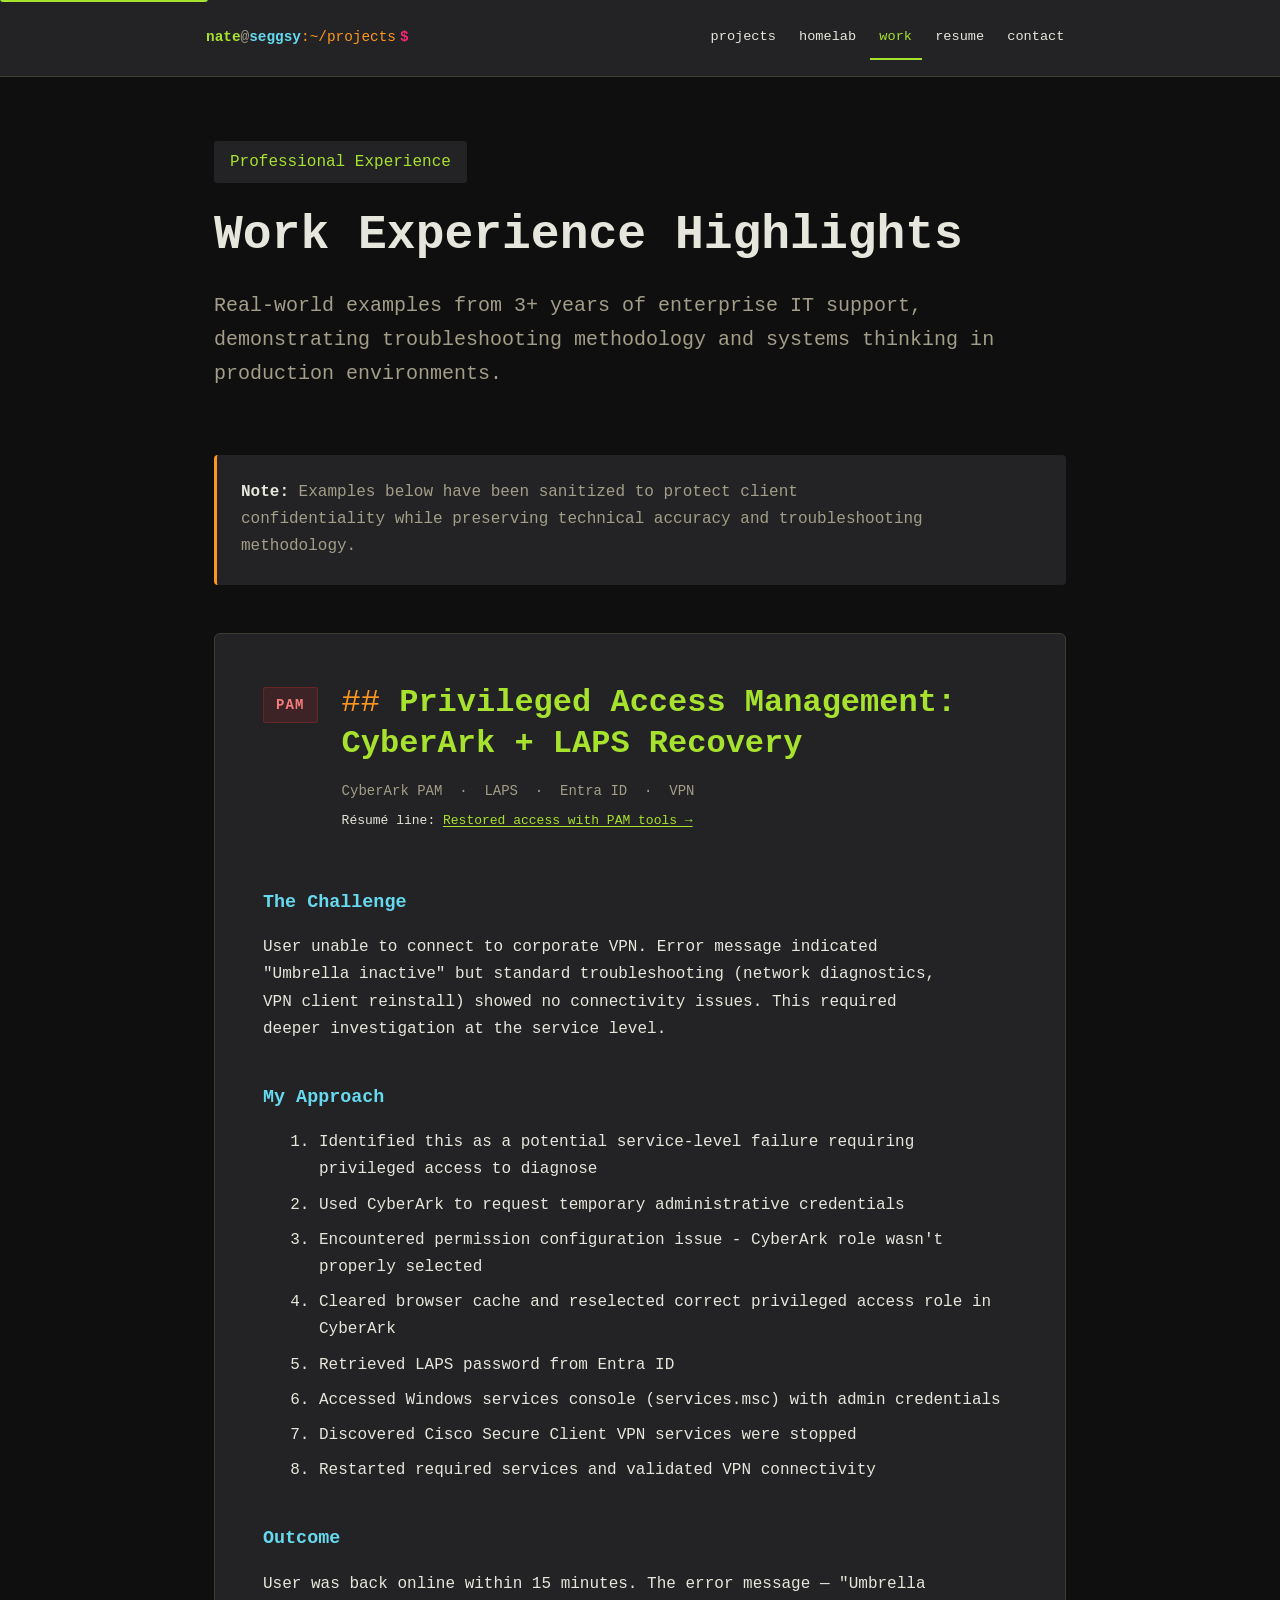
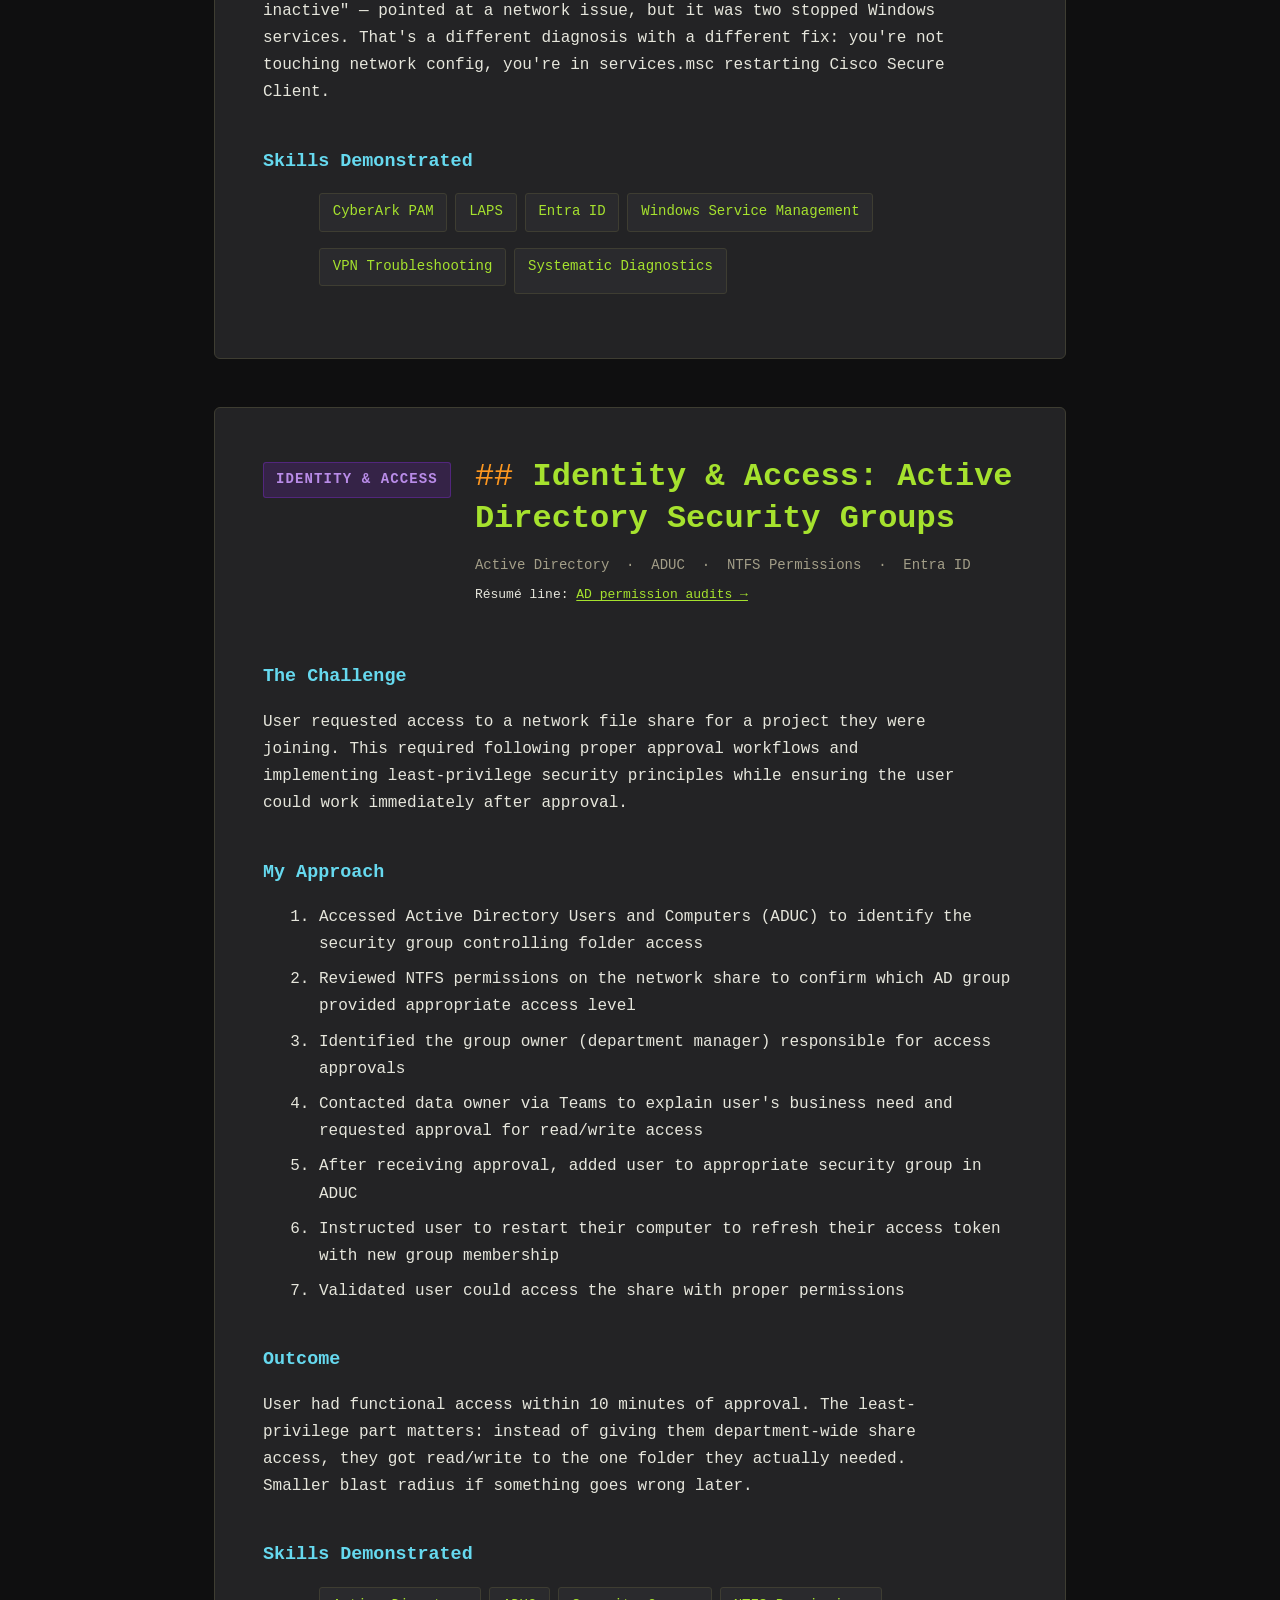
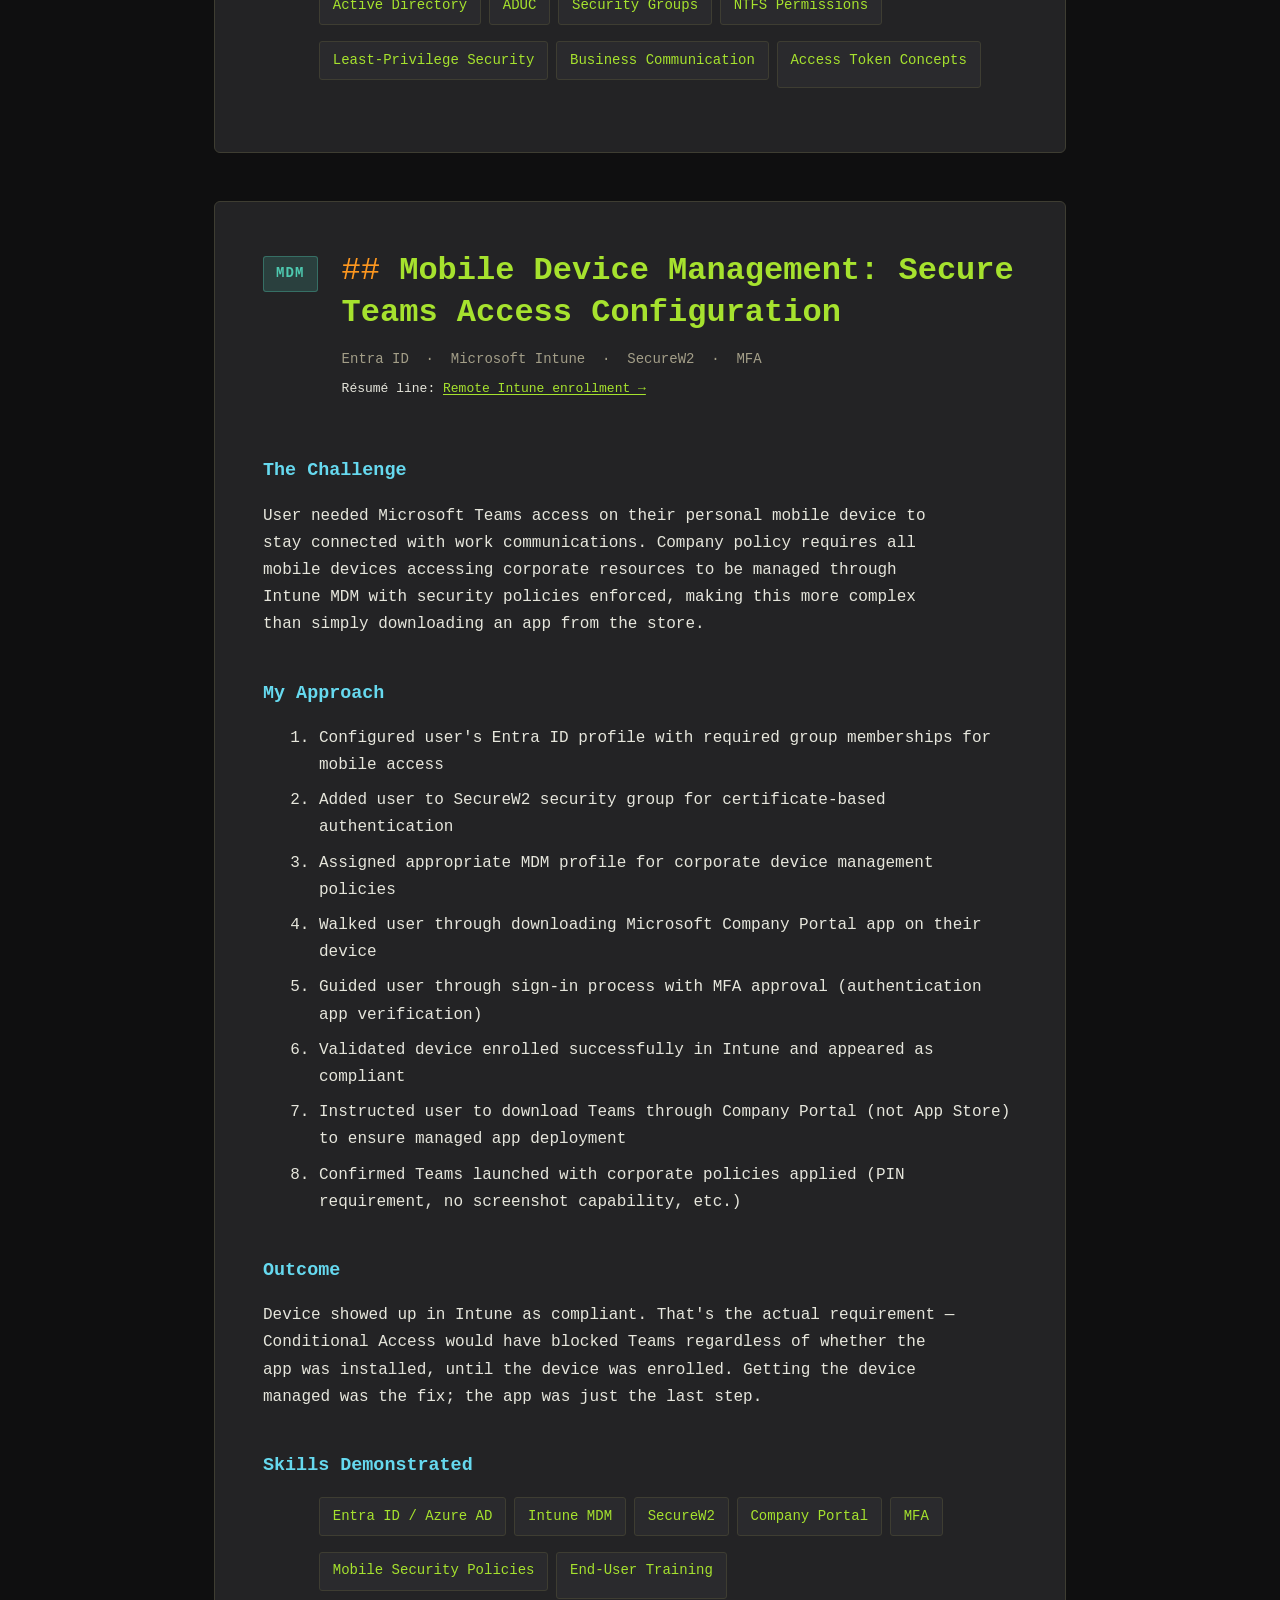
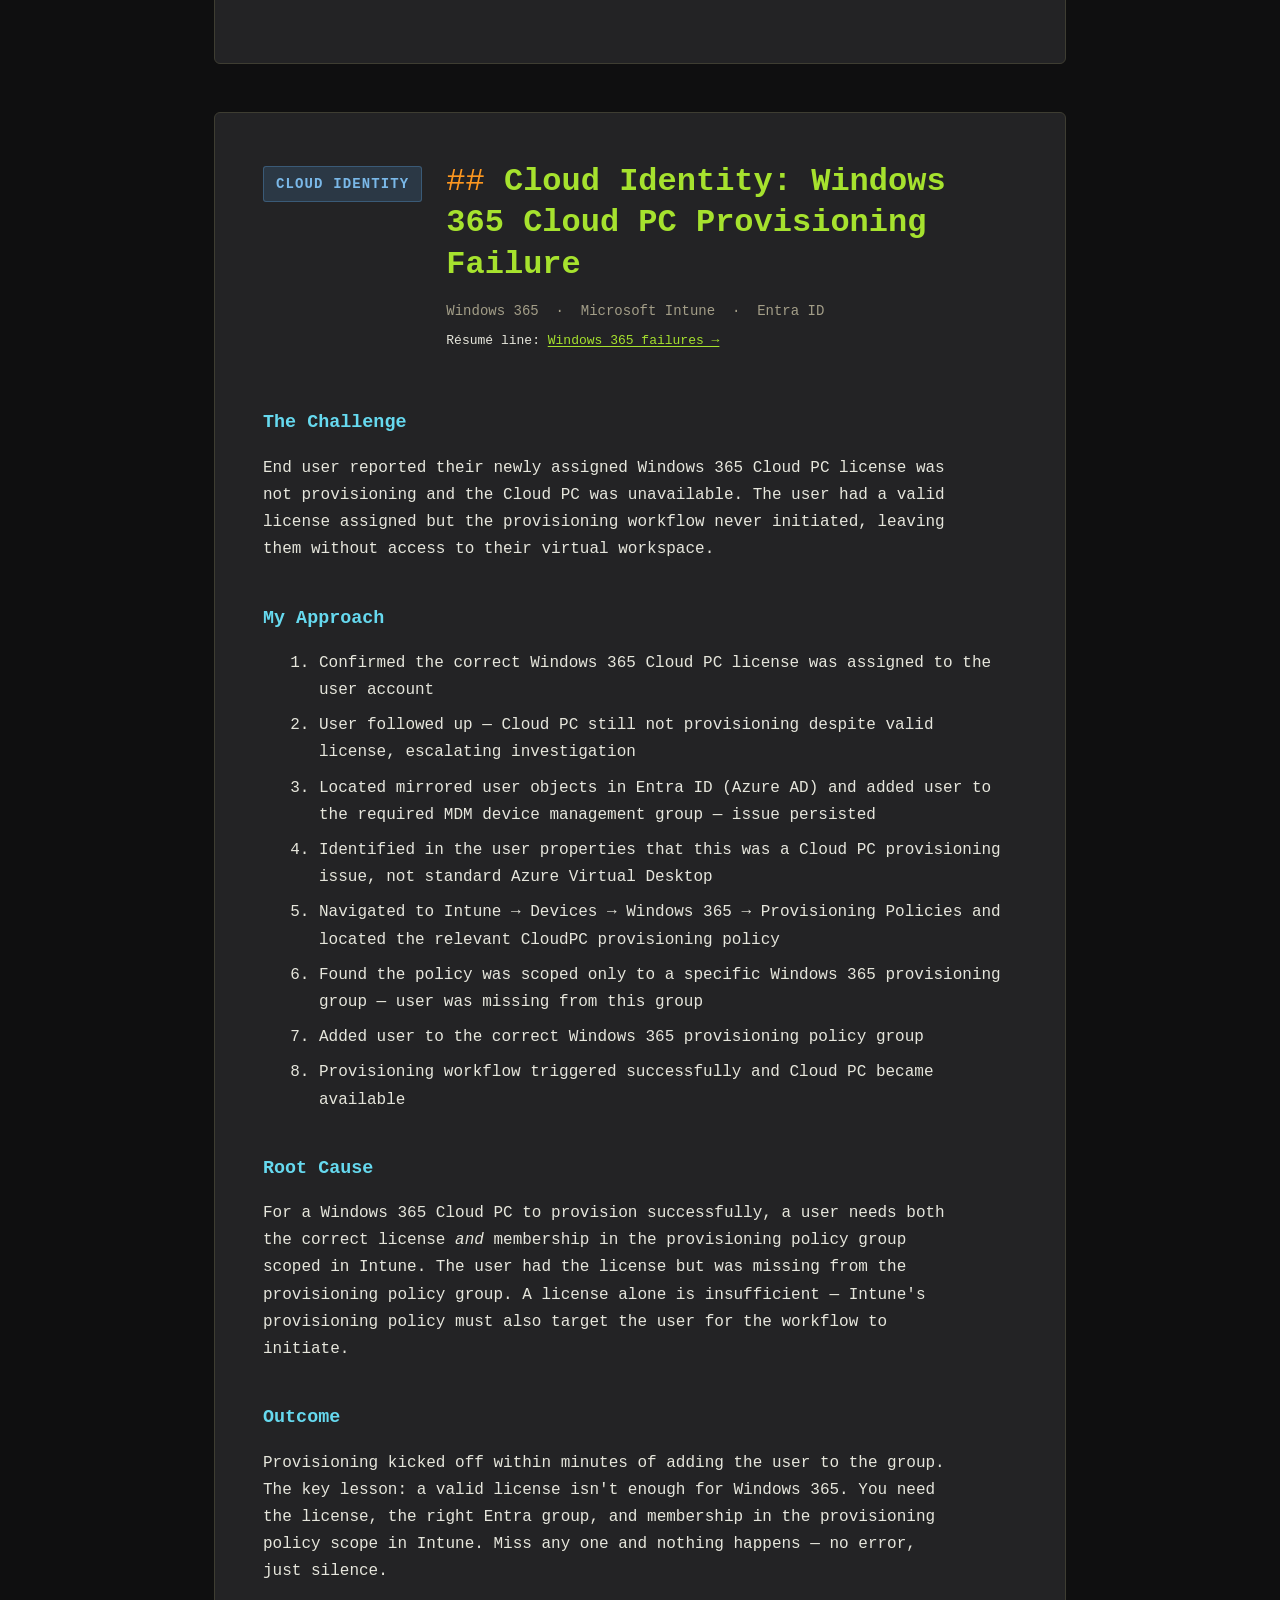
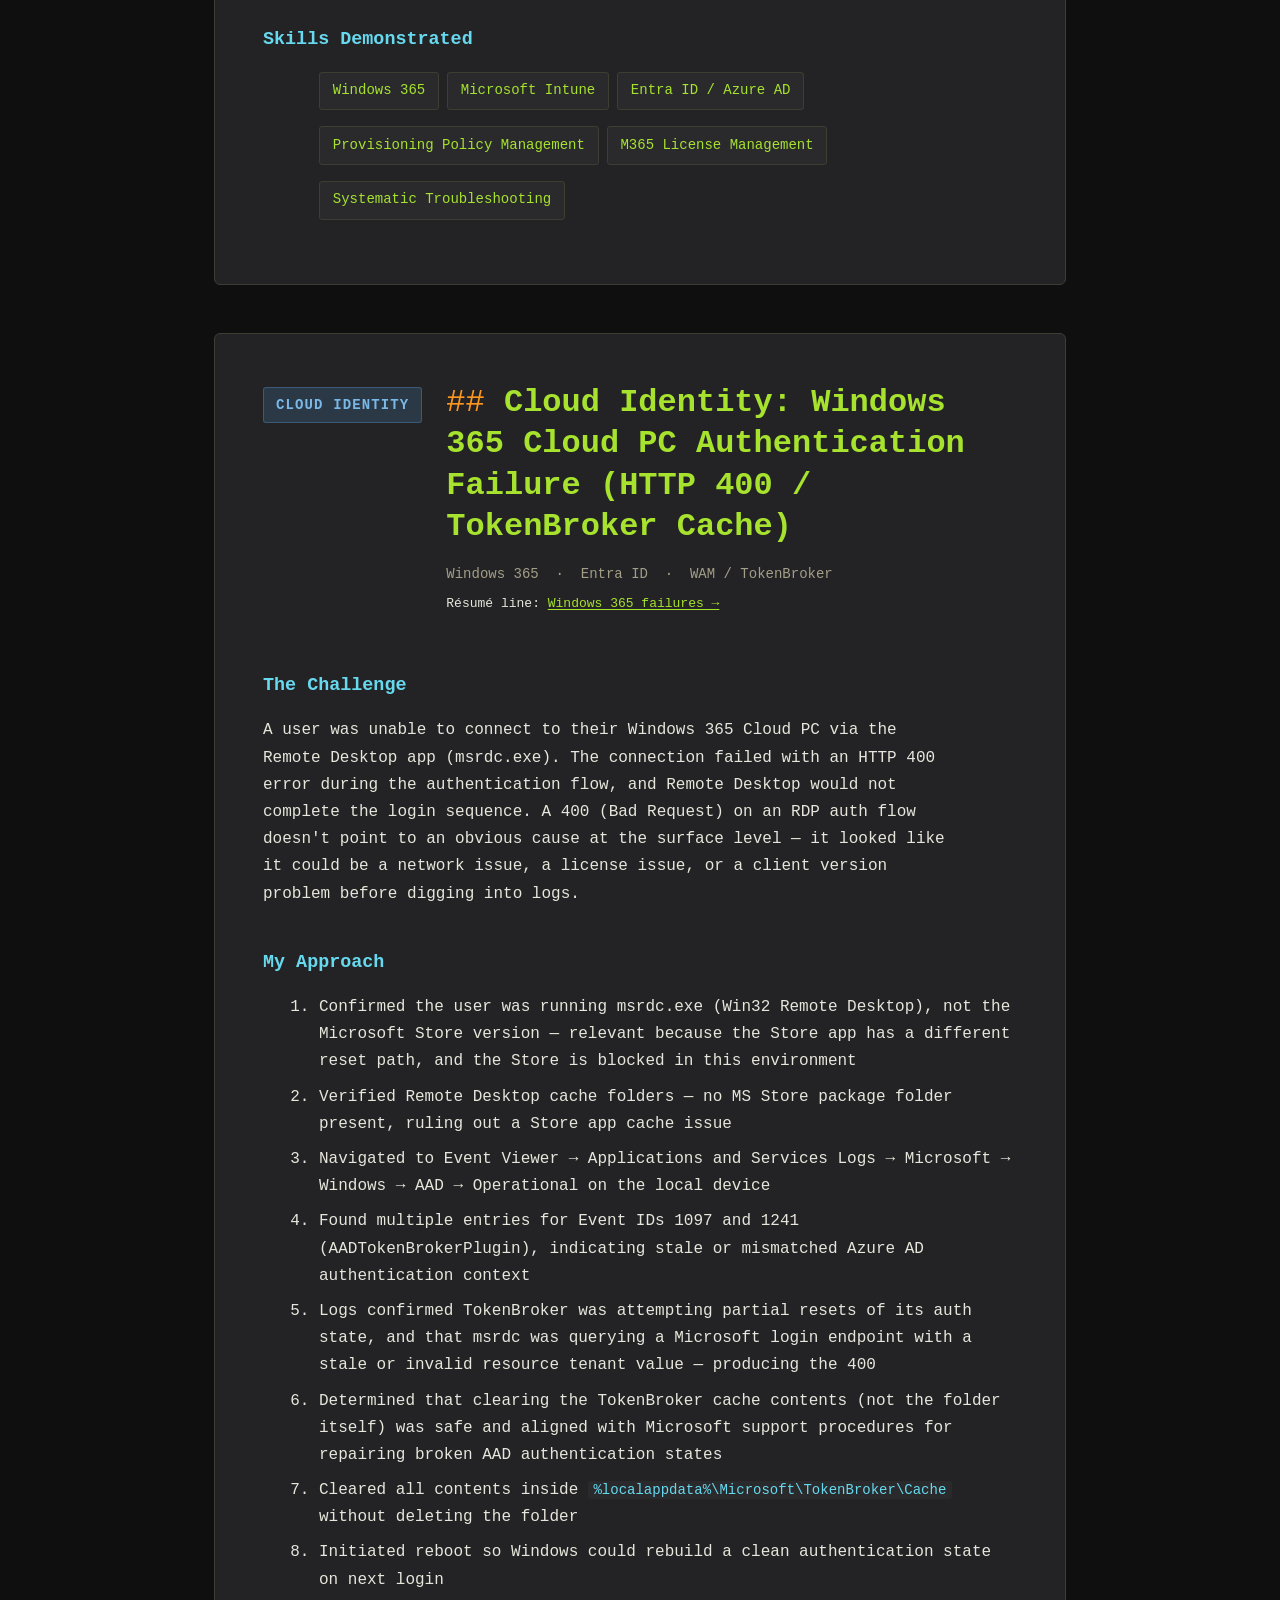
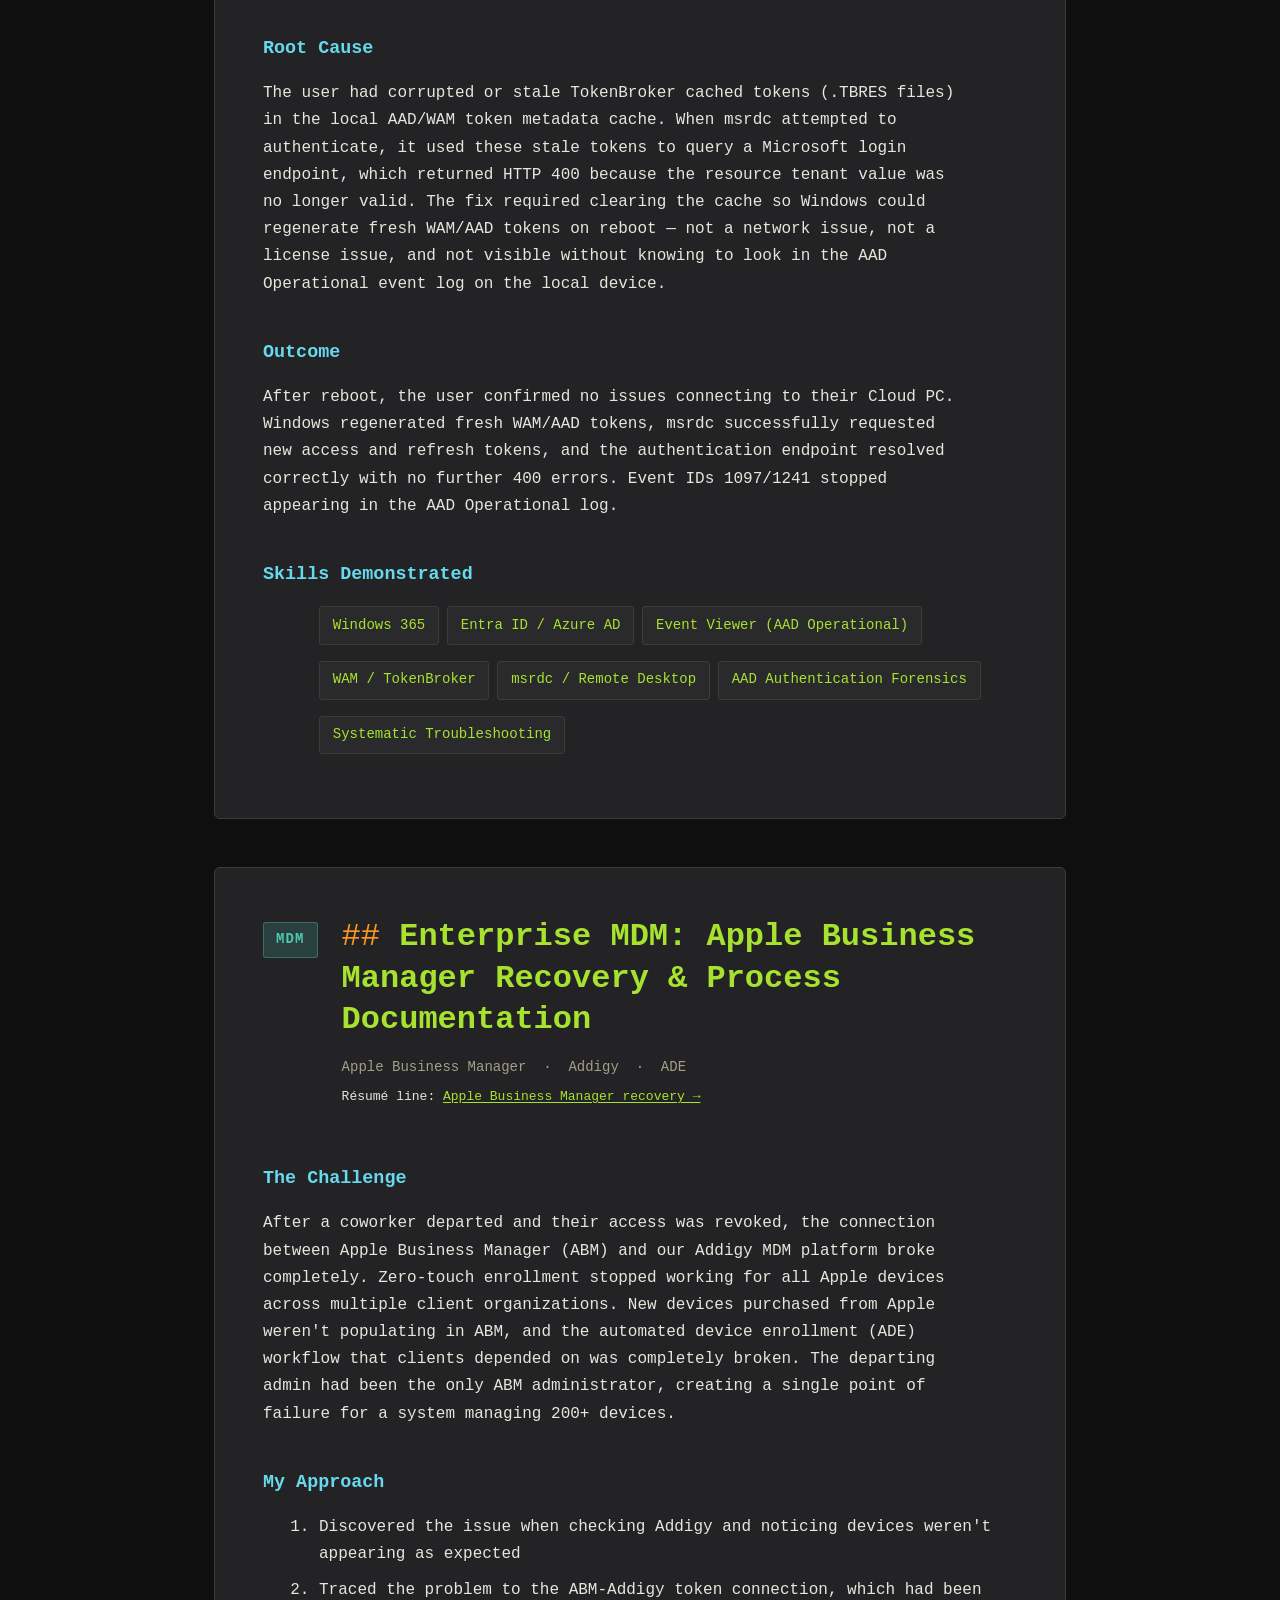
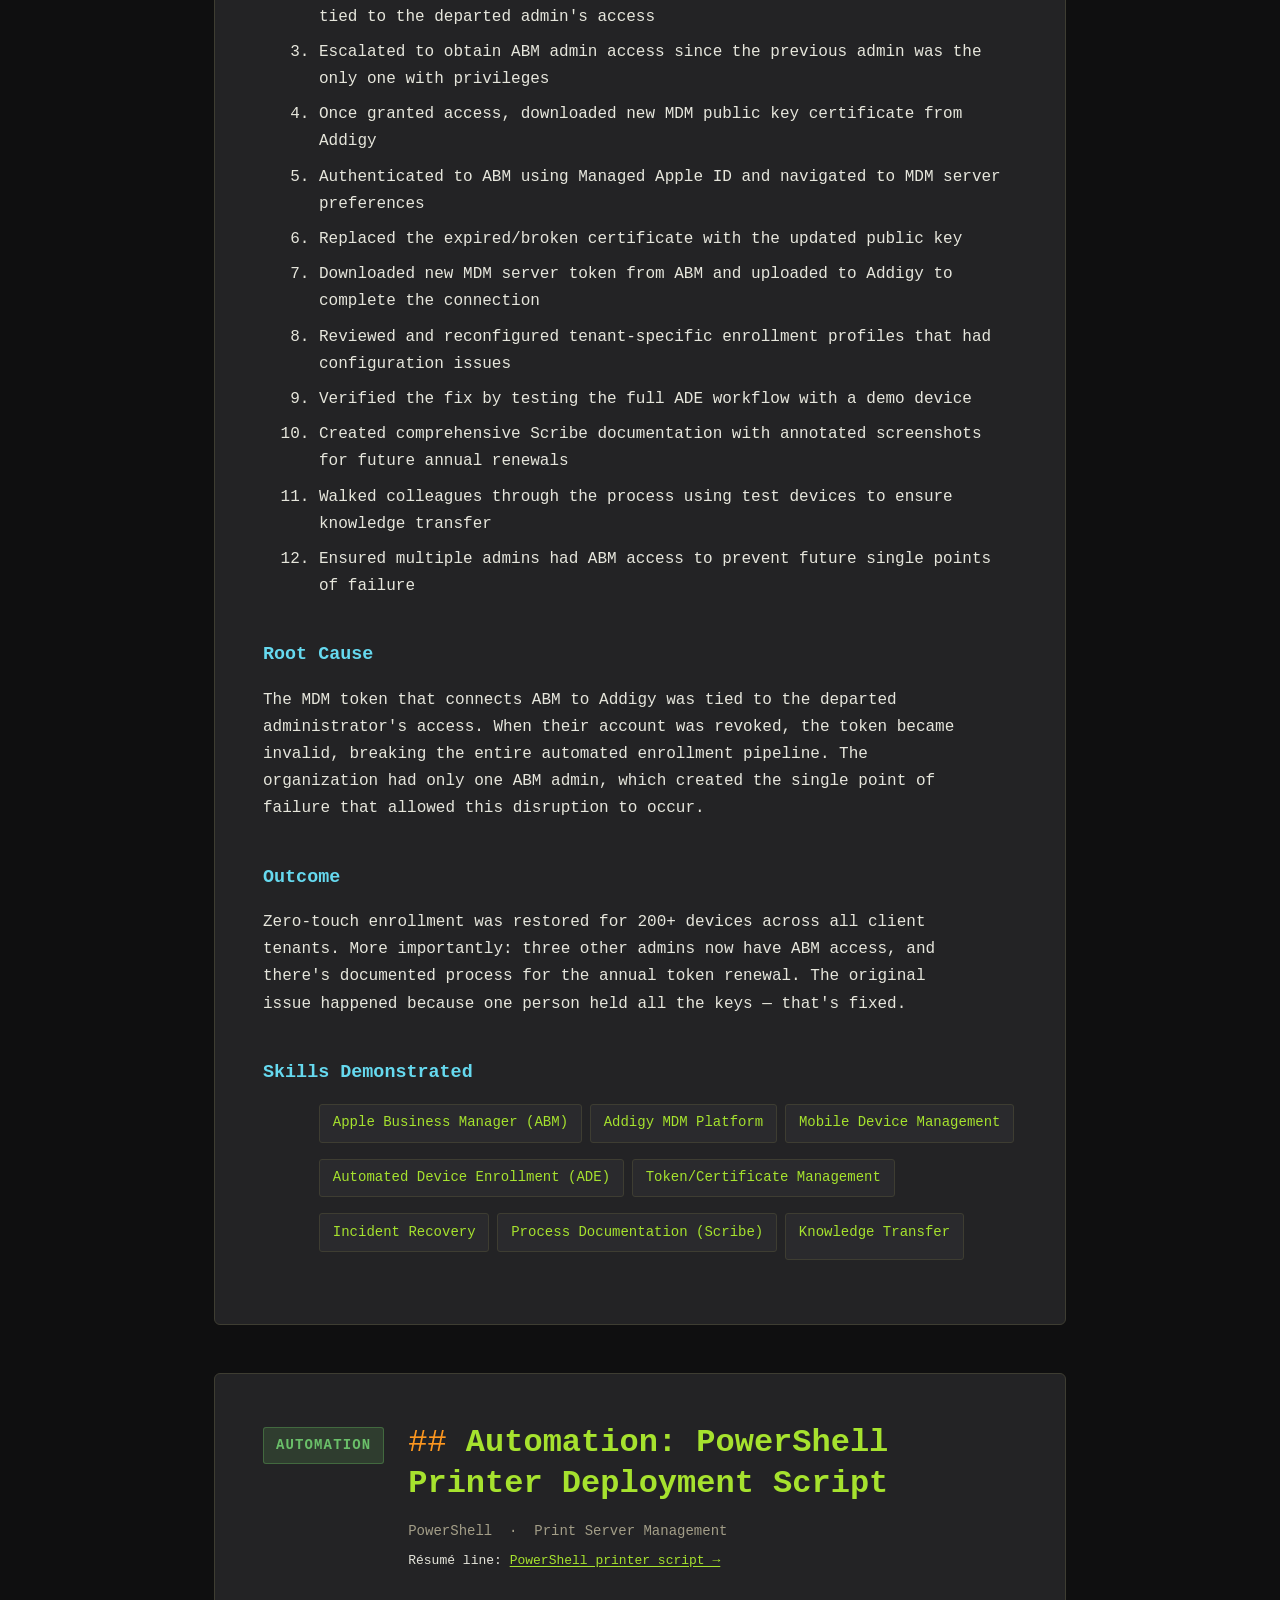
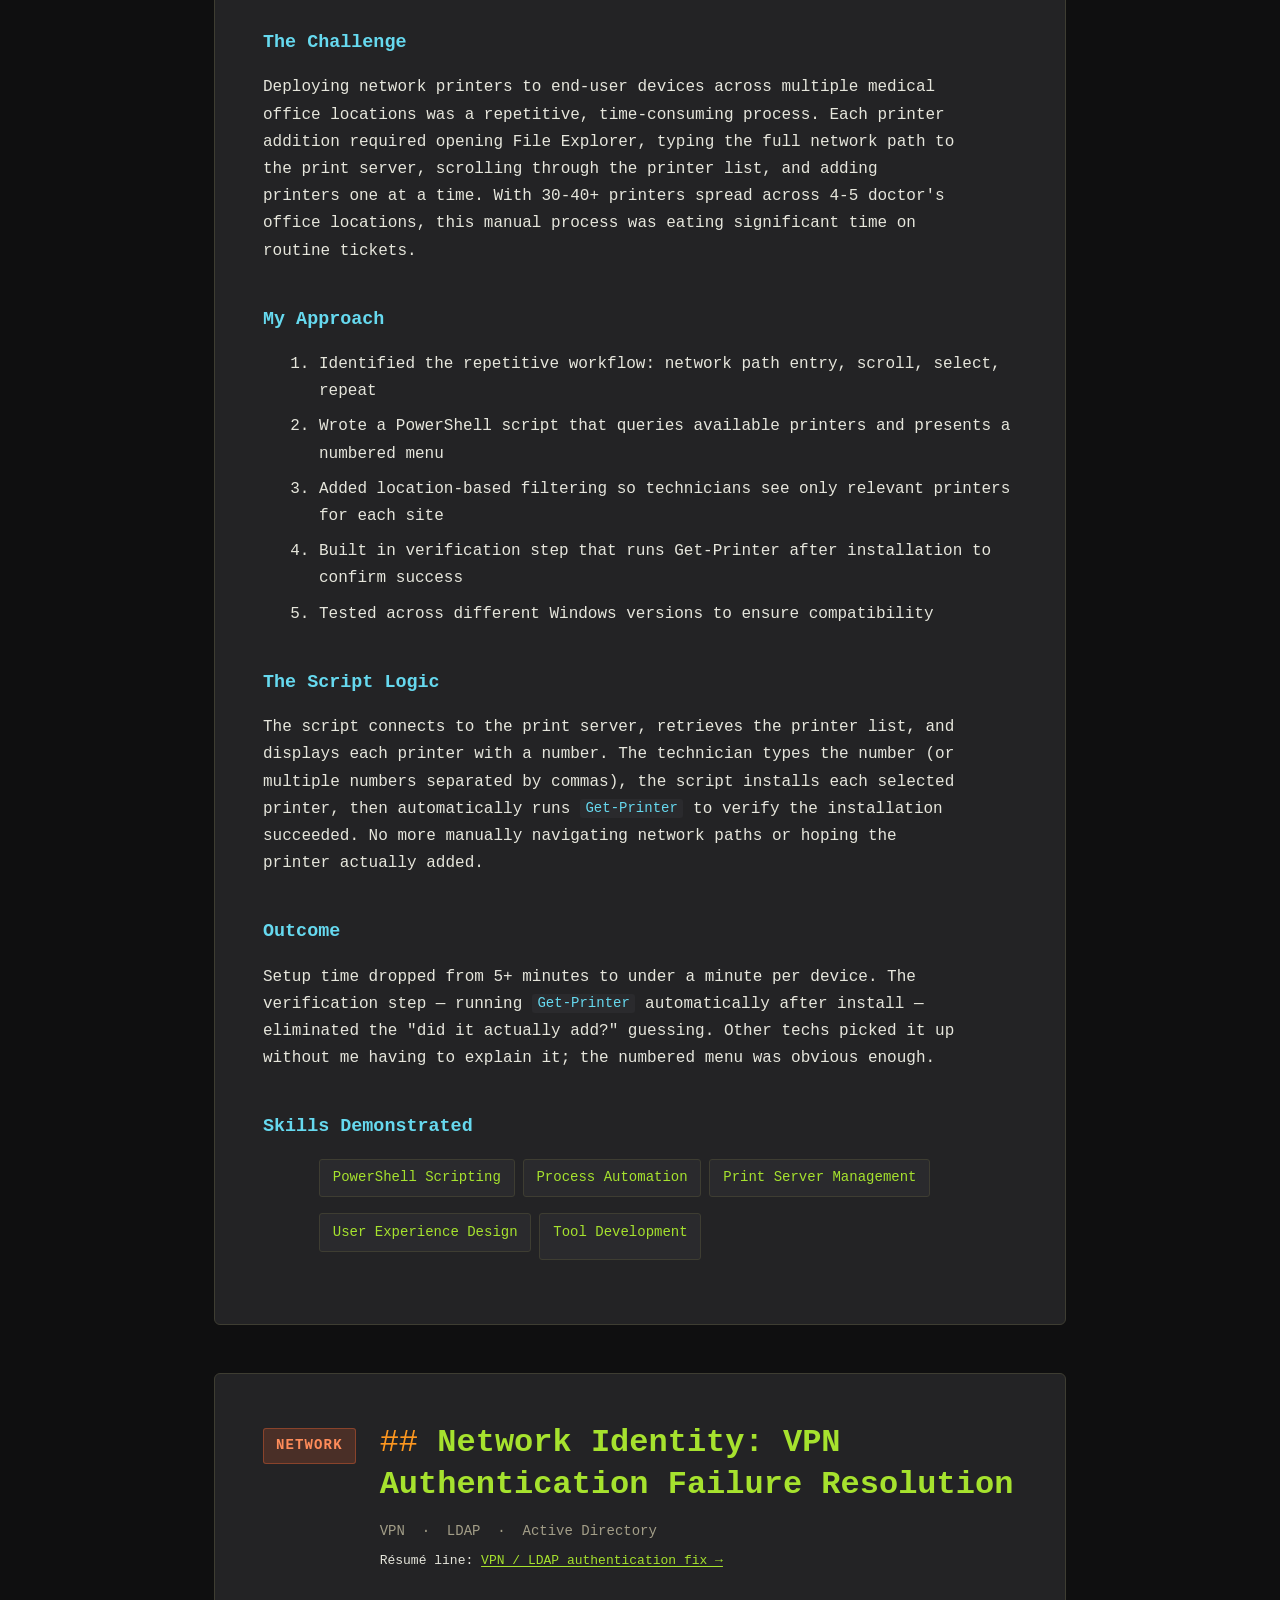
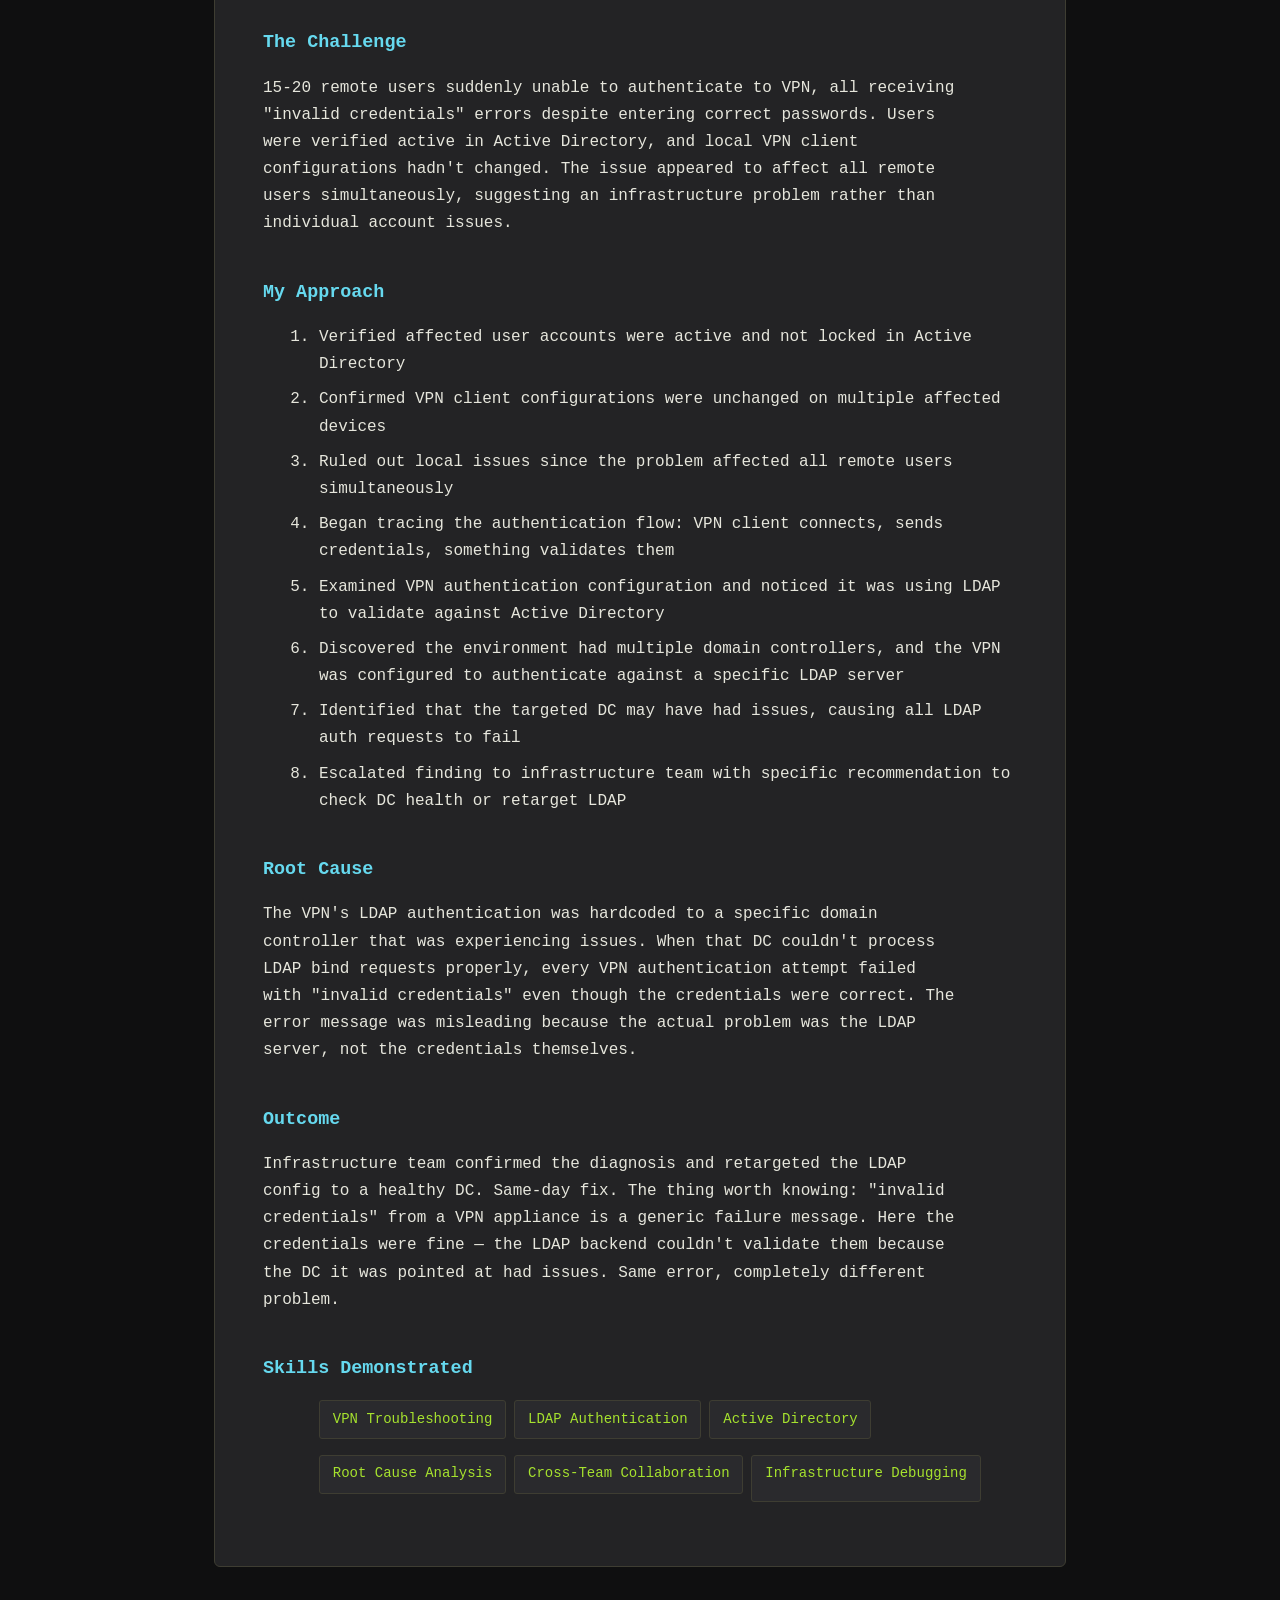
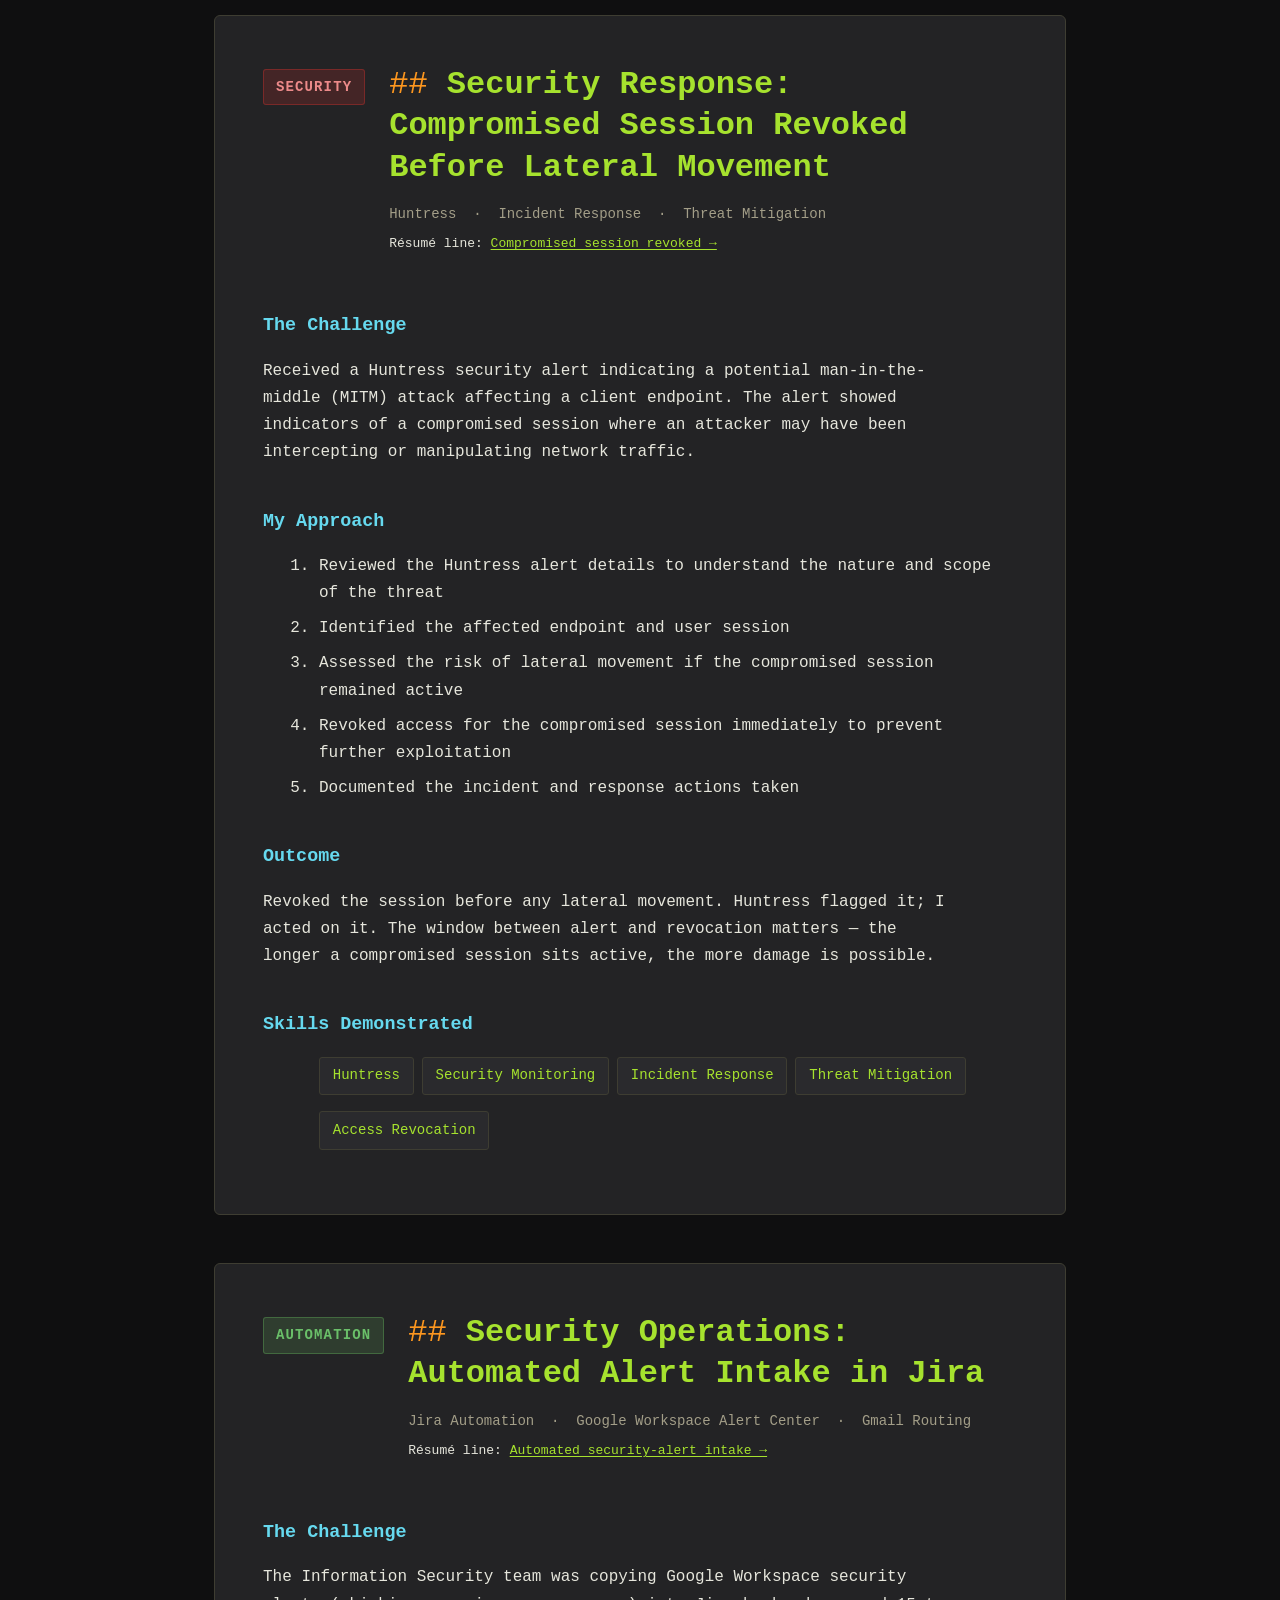
<file: work-highlights.html>
<!DOCTYPE html>
<html lang="en">
<head>
    <meta charset="UTF-8">
    <meta name="viewport" content="width=device-width, initial-scale=1.0">
    <meta name="description" content="Real-world IT support examples from 3 years of enterprise experience - troubleshooting methodology, systems thinking, and technical depth demonstrated through actual work scenarios.">
    <meta name="keywords" content="IT support, troubleshooting, CyberArk, Active Directory, Entra ID, Microsoft 365, systems administration, privileged access management">
    <meta name="author" content="Nate">
    
    <!-- Security Headers -->
    <meta http-equiv="Content-Security-Policy" content="default-src 'self'; style-src 'self' 'unsafe-inline' https://fonts.googleapis.com; font-src 'self' https://fonts.gstatic.com; img-src 'self' data:; script-src 'self' 'unsafe-inline';">
    <meta http-equiv="X-Content-Type-Options" content="nosniff">
    <meta http-equiv="X-Frame-Options" content="DENY">
    <meta http-equiv="Referrer-Policy" content="strict-origin-when-cross-origin">
    <meta http-equiv="Permissions-Policy" content="camera=(), microphone=(), geolocation=(), payment=()">

    <title>Work Experience Highlights - Nate</title>
    
    <!-- Favicon -->
    <link rel="icon" type="image/svg+xml" href="/favicon.svg">
    <link rel="icon" type="image/png" sizes="32x32" href="/favicon-32x32.png">
    <link rel="icon" type="image/png" sizes="16x16" href="/favicon-16x16.png">
    <link rel="apple-touch-icon" sizes="180x180" href="/apple-touch-icon.png">
    <link rel="icon" type="image/png" sizes="192x192" href="/android-chrome-192x192.png">
    <link rel="icon" type="image/png" sizes="512x512" href="/android-chrome-512x512.png">
    <link rel="manifest" href="/site.webmanifest">
    
    <!-- Canonical URL -->
    <link rel="canonical" href="https://seggsy.co/work-highlights">
    
    <!-- Open Graph / Social Media -->
    <meta property="og:title" content="Work Experience Highlights - Nate">
    <meta property="og:description" content="Real-world IT support examples demonstrating troubleshooting methodology and systems thinking from 3 years of enterprise experience.">
    <meta property="og:image" content="https://seggsy.co/og-image.png">
    <meta property="og:url" content="https://seggsy.co/work-highlights">
    <meta property="og:type" content="website">
    <meta property="og:site_name" content="Nate - Systems Administration Portfolio">
    
    <!-- Twitter Card -->
    <meta name="twitter:card" content="summary_large_image">
    <meta name="twitter:title" content="Work Experience Highlights - Nate">
    <meta name="twitter:description" content="Real-world IT support examples demonstrating troubleshooting methodology and systems thinking.">
    <meta name="twitter:image" content="https://seggsy.co/og-image.png">
    
    <!-- Fonts -->
    <link rel="preconnect" href="https://fonts.googleapis.com">
    <link rel="preconnect" href="https://fonts.gstatic.com" crossorigin>
    <link href="https://fonts.googleapis.com/css2?family=IBM+Plex+Mono:ital,wght@0,400;0,500;0,600;1,400&display=swap" rel="stylesheet">
    <link rel="stylesheet" href="/styles.css">

    <style>
        /* ==================== Main ==================== */
        main {
            max-width: 900px;
            margin: 0 auto;
            padding: var(--space-2xl) var(--space-md);
        }

        /* ==================== Hero ==================== */
        .hero { margin-bottom: var(--space-2xl); }

        .hero-label {
            display: inline-block;
            font-size: var(--font-size-sm);
            color: var(--green);
            background: var(--bg-soft);
            padding: var(--space-xs) var(--space-sm);
            border-radius: var(--radius-sm);
            margin-bottom: var(--space-md);
        }

        .hero h1 {
            font-size: var(--font-size-3xl);
            font-weight: 700;
            line-height: 1.2;
            margin-bottom: var(--space-md);
        }

        .hero p {
            font-size: var(--font-size-lg);
            color: var(--fg-dim);
            line-height: 1.7;
            margin-bottom: var(--space-md);
        }

        /* ==================== Confidentiality Note ==================== */
        .confidentiality-note {
            background: var(--bg-soft);
            border-left: 3px solid var(--orange);
            padding: var(--space-md);
            border-radius: var(--radius-md);
            margin-bottom: var(--space-xl);
        }
        .confidentiality-note p { font-size: var(--font-size-sm); color: var(--fg-dim); margin: 0; }
        .confidentiality-note strong { color: var(--fg); }

        /* ==================== Work Example Cards ==================== */
        .work-example {
            background: var(--bg-soft);
            border: 1px solid var(--border);
            border-radius: var(--radius-lg);
            padding: var(--space-xl);
            margin-bottom: var(--space-xl);
        }

        .work-example h2 {
            font-size: var(--font-size-2xl);
            font-weight: 600;
            color: var(--green);
            margin-bottom: var(--space-lg);
            border-bottom: none;
        }

        /* ==================== Example Sections ==================== */
        .example-section { margin-bottom: var(--space-lg); }
        .example-section:last-child { margin-bottom: 0; }

        .example-section p { color: var(--fg); line-height: 1.7; margin-bottom: var(--space-sm); }
        .example-section p:last-child { margin-bottom: 0; }

        .example-section ol,
        .example-section ul { color: var(--fg); line-height: 1.8; padding-left: var(--space-lg); }
        .example-section li { margin-bottom: var(--space-xs); }
        .example-section li:last-child { margin-bottom: 0; }

        /* ==================== Skills ==================== */
        .skills-list { display: flex; flex-wrap: wrap; gap: var(--space-xs); list-style: none; padding: 0; }
        .skill-badge {
            font-size: var(--font-size-xs);
            background: var(--bg-elev);
            color: var(--green);
            padding: 0.4rem 0.8rem;
            border-radius: var(--radius-sm);
            border: 1px solid var(--border);
        }

        /* ==================== Card Heading Row ==================== */
        .card-heading-row {
            display: flex;
            align-items: flex-start;
            gap: var(--space-md);
            margin-bottom: var(--space-lg);
        }

        .category-badge {
            font-size: var(--font-size-xs);
            font-weight: 700;
            letter-spacing: 0.08em;
            padding: 0.35rem 0.75rem;
            border-radius: var(--radius-sm);
            white-space: nowrap;
            flex-shrink: 0;
            margin-top: 0.35rem;
        }

        .cat-pam        { background: rgba(180,  40,  40, 0.18); color: #f47c7c; border: 1px solid rgba(180, 40, 40, 0.35); }
        .cat-iam        { background: rgba(138,  43, 226, 0.18); color: #b98ce8; border: 1px solid rgba(138, 43, 226, 0.35); }
        .cat-mdm        { background: rgba( 78, 201, 176, 0.18); color: #4ec9b0; border: 1px solid rgba( 78, 201, 176, 0.35); }
        .cat-cloud      { background: rgba( 86, 156, 214, 0.18); color: #7ab8e8; border: 1px solid rgba( 86, 156, 214, 0.35); }
        .cat-automation { background: rgba(105, 185,  95, 0.18); color: #6abf69; border: 1px solid rgba(105, 185,  95, 0.35); }
        .cat-network    { background: rgba(255, 107,  53, 0.18); color: #ff8c5a; border: 1px solid rgba(255, 107,  53, 0.35); }
        .cat-security   { background: rgba(220,  50,  47, 0.18); color: #ec8a8a; border: 1px solid rgba(220,  50,  47, 0.35); }

        .card-heading-row h2 { margin-bottom: var(--space-xs); }

        .card-env-line {
            font-size: var(--font-size-xs);
            color: var(--fg-dim);
            line-height: 1.5;
        }

        /* ==================== Footer ==================== */
        footer {
            max-width: 900px;
            margin: var(--space-2xl) auto 0;
            padding: var(--space-xl) var(--space-md);
            border-top: 1px solid var(--border);
        }
        .footer-content {
            display: flex;
            justify-content: space-between;
            align-items: center;
            color: var(--fg-dim);
            font-size: var(--font-size-sm);
        }
        .footer-links { display: flex; gap: var(--space-lg); }
        .footer-links a {
            color: var(--fg-dim);
            text-decoration: none;
            transition: color 0.2s;
        }
        .footer-links a:hover { color: var(--fg); }

        /* ==================== Responsive ==================== */
        @media (max-width: 768px) {
            main { padding: var(--space-lg) var(--space-md); }
            .work-example { padding: var(--space-lg); }
            .footer-content { flex-direction: column; gap: var(--space-md); text-align: center; }
            .card-heading-row { flex-direction: column; gap: var(--space-sm); }
        }
    </style>
</head>
<body>
    <a href="#main-content" class="skip-link">Skip to main content</a>
    
    <!-- Header -->
    <header>
        <nav aria-label="Main navigation">
            <a href="/" class="logo"><span class="logo-user">nate</span><span class="logo-at">@</span><span class="logo-host">seggsy</span><span class="logo-path">:~/projects</span><span class="logo-dollar"> $</span></a>
            <ul class="nav-links">
                <li><a href="/#projects">projects</a></li>
                <li><a href="/homelab-highlights">homelab</a></li>
                <li><a href="/work-highlights" aria-current="page">work</a></li>
                <li><a href="/resume">resume</a></li>
                <li><a href="/#contact">contact</a></li>
            </ul>
        </nav>
    </header>
    
    <!-- Main Content -->
    <main id="main-content" role="main">
        <!-- Hero Section -->
        <section class="hero">
            <div class="hero-label">Professional Experience</div>
            <h1>Work Experience Highlights</h1>
            <p>
                Real-world examples from 3+ years of enterprise IT support, demonstrating 
                troubleshooting methodology and systems thinking in production environments.
            </p>
        </section>
        
        <!-- Confidentiality Note -->
        <div class="confidentiality-note">
            <p><strong>Note:</strong> Examples below have been sanitized to protect client confidentiality 
            while preserving technical accuracy and troubleshooting methodology.</p>
        </div>
        
        <!-- Example 1: CyberArk + LAPS -->
        <article class="work-example" aria-labelledby="work-1-title">
            <div class="card-heading-row">
                <span class="category-badge cat-pam">PAM</span>
                <div>
                    <h2 id="work-1-title">Privileged Access Management: CyberArk + LAPS Recovery</h2>
                    <div class="card-env-line">CyberArk PAM &nbsp;·&nbsp; LAPS &nbsp;·&nbsp; Entra ID &nbsp;·&nbsp; VPN</div>
                    <p class="backs-resume">Résumé line: <a href="/resume#r-pam">Restored access with PAM tools &rarr;</a></p>
                </div>
            </div>
            
            <div class="example-section">
                <h3>The Challenge</h3>
                <p>
                    User unable to connect to corporate VPN. Error message indicated "Umbrella inactive" 
                    but standard troubleshooting (network diagnostics, VPN client reinstall) showed no 
                    connectivity issues. This required deeper investigation at the service level.
                </p>
            </div>
            
            <div class="example-section">
                <h3>My Approach</h3>
                <ol>
                    <li>Identified this as a potential service-level failure requiring privileged access to diagnose</li>
                    <li>Used CyberArk to request temporary administrative credentials</li>
                    <li>Encountered permission configuration issue - CyberArk role wasn't properly selected</li>
                    <li>Cleared browser cache and reselected correct privileged access role in CyberArk</li>
                    <li>Retrieved LAPS password from Entra ID</li>
                    <li>Accessed Windows services console (services.msc) with admin credentials</li>
                    <li>Discovered Cisco Secure Client VPN services were stopped</li>
                    <li>Restarted required services and validated VPN connectivity</li>
                </ol>
            </div>
            
            <div class="example-section">
                <h3>Outcome</h3>
                <p>
                    User was back online within 15 minutes. The error message — "Umbrella inactive" — pointed at a network issue, but it was two stopped Windows services. That's a different diagnosis with a different fix: you're not touching network config, you're in services.msc restarting Cisco Secure Client.
                </p>
            </div>

            <div class="example-section">
                <h3>Skills Demonstrated</h3>
                <ul class="skills-list">
                    <li class="skill-badge">CyberArk PAM</li>
                    <li class="skill-badge">LAPS</li>
                    <li class="skill-badge">Entra ID</li>
                    <li class="skill-badge">Windows Service Management</li>
                    <li class="skill-badge">VPN Troubleshooting</li>
                    <li class="skill-badge">Systematic Diagnostics</li>
                </ul>
            </div>
        </article>
        
        <!-- Example 2: Active Directory Access Management -->
        <article class="work-example" aria-labelledby="work-2-title">
            <div class="card-heading-row">
                <span class="category-badge cat-iam">IDENTITY &amp; ACCESS</span>
                <div>
                    <h2 id="work-2-title">Identity & Access: Active Directory Security Groups</h2>
                    <div class="card-env-line">Active Directory &nbsp;·&nbsp; ADUC &nbsp;·&nbsp; NTFS Permissions &nbsp;·&nbsp; Entra ID</div>
                    <p class="backs-resume">Résumé line: <a href="/resume#r-ad-audit">AD permission audits &rarr;</a></p>
                </div>
            </div>
            
            <div class="example-section">
                <h3>The Challenge</h3>
                <p>
                    User requested access to a network file share for a project they were joining. 
                    This required following proper approval workflows and implementing least-privilege 
                    security principles while ensuring the user could work immediately after approval.
                </p>
            </div>
            
            <div class="example-section">
                <h3>My Approach</h3>
                <ol>
                    <li>Accessed Active Directory Users and Computers (ADUC) to identify the security group controlling folder access</li>
                    <li>Reviewed NTFS permissions on the network share to confirm which AD group provided appropriate access level</li>
                    <li>Identified the group owner (department manager) responsible for access approvals</li>
                    <li>Contacted data owner via Teams to explain user's business need and requested approval for read/write access</li>
                    <li>After receiving approval, added user to appropriate security group in ADUC</li>
                    <li>Instructed user to restart their computer to refresh their access token with new group membership</li>
                    <li>Validated user could access the share with proper permissions</li>
                </ol>
            </div>
            
            <div class="example-section">
                <h3>Outcome</h3>
                <p>
                    User had functional access within 10 minutes of approval. The least-privilege part matters: instead of giving them department-wide share access, they got read/write to the one folder they actually needed. Smaller blast radius if something goes wrong later.
                </p>
            </div>

            <div class="example-section">
                <h3>Skills Demonstrated</h3>
                <ul class="skills-list">
                    <li class="skill-badge">Active Directory</li>
                    <li class="skill-badge">ADUC</li>
                    <li class="skill-badge">Security Groups</li>
                    <li class="skill-badge">NTFS Permissions</li>
                    <li class="skill-badge">Least-Privilege Security</li>
                    <li class="skill-badge">Business Communication</li>
                    <li class="skill-badge">Access Token Concepts</li>
                </ul>
            </div>
        </article>
        
        <!-- Example 3: Mobile Device Management -->
        <article class="work-example" aria-labelledby="work-3-title">
            <div class="card-heading-row">
                <span class="category-badge cat-mdm">MDM</span>
                <div>
                    <h2 id="work-3-title">Mobile Device Management: Secure Teams Access Configuration</h2>
                    <div class="card-env-line">Entra ID &nbsp;·&nbsp; Microsoft Intune &nbsp;·&nbsp; SecureW2 &nbsp;·&nbsp; MFA</div>
                    <p class="backs-resume">Résumé line: <a href="/resume#r-intune-remote">Remote Intune enrollment &rarr;</a></p>
                </div>
            </div>
            
            <div class="example-section">
                <h3>The Challenge</h3>
                <p>
                    User needed Microsoft Teams access on their personal mobile device to stay connected 
                    with work communications. Company policy requires all mobile devices accessing 
                    corporate resources to be managed through Intune MDM with security policies enforced, 
                    making this more complex than simply downloading an app from the store.
                </p>
            </div>
            
            <div class="example-section">
                <h3>My Approach</h3>
                <ol>
                    <li>Configured user's Entra ID profile with required group memberships for mobile access</li>
                    <li>Added user to SecureW2 security group for certificate-based authentication</li>
                    <li>Assigned appropriate MDM profile for corporate device management policies</li>
                    <li>Walked user through downloading Microsoft Company Portal app on their device</li>
                    <li>Guided user through sign-in process with MFA approval (authentication app verification)</li>
                    <li>Validated device enrolled successfully in Intune and appeared as compliant</li>
                    <li>Instructed user to download Teams through Company Portal (not App Store) to ensure managed app deployment</li>
                    <li>Confirmed Teams launched with corporate policies applied (PIN requirement, no screenshot capability, etc.)</li>
                </ol>
            </div>
            
            <div class="example-section">
                <h3>Outcome</h3>
                <p>
                    Device showed up in Intune as compliant. That's the actual requirement — Conditional Access would have blocked Teams regardless of whether the app was installed, until the device was enrolled. Getting the device managed was the fix; the app was just the last step.
                </p>
            </div>

            <div class="example-section">
                <h3>Skills Demonstrated</h3>
                <ul class="skills-list">
                    <li class="skill-badge">Entra ID / Azure AD</li>
                    <li class="skill-badge">Intune MDM</li>
                    <li class="skill-badge">SecureW2</li>
                    <li class="skill-badge">Company Portal</li>
                    <li class="skill-badge">MFA</li>
                    <li class="skill-badge">Mobile Security Policies</li>
                    <li class="skill-badge">End-User Training</li>
                </ul>
            </div>
        </article>
        
        <!-- Example 4: Windows 365 Cloud PC Provisioning -->
        <article class="work-example" aria-labelledby="work-4-title">
            <div class="card-heading-row">
                <span class="category-badge cat-cloud">CLOUD IDENTITY</span>
                <div>
                    <h2 id="work-4-title">Cloud Identity: Windows 365 Cloud PC Provisioning Failure</h2>
                    <div class="card-env-line">Windows 365 &nbsp;·&nbsp; Microsoft Intune &nbsp;·&nbsp; Entra ID</div>
                    <p class="backs-resume">Résumé line: <a href="/resume#r-w365">Windows 365 failures &rarr;</a></p>
                </div>
            </div>
            
            <div class="example-section">
                <h3>The Challenge</h3>
                <p>
                    End user reported their newly assigned Windows 365 Cloud PC license was not provisioning 
                    and the Cloud PC was unavailable. The user had a valid license assigned but the 
                    provisioning workflow never initiated, leaving them without access to their virtual 
                    workspace.
                </p>
            </div>
            
            <div class="example-section">
                <h3>My Approach</h3>
                <ol>
                    <li>Confirmed the correct Windows 365 Cloud PC license was assigned to the user account</li>
                    <li>User followed up — Cloud PC still not provisioning despite valid license, escalating investigation</li>
                    <li>Located mirrored user objects in Entra ID (Azure AD) and added user to the required MDM device management group — issue persisted</li>
                    <li>Identified in the user properties that this was a Cloud PC provisioning issue, not standard Azure Virtual Desktop</li>
                    <li>Navigated to Intune → Devices → Windows 365 → Provisioning Policies and located the relevant CloudPC provisioning policy</li>
                    <li>Found the policy was scoped only to a specific Windows 365 provisioning group — user was missing from this group</li>
                    <li>Added user to the correct Windows 365 provisioning policy group</li>
                    <li>Provisioning workflow triggered successfully and Cloud PC became available</li>
                </ol>
            </div>
            
            <div class="example-section">
                <h3>Root Cause</h3>
                <p>
                    For a Windows 365 Cloud PC to provision successfully, a user needs both the correct 
                    license <em>and</em> membership in the provisioning policy group scoped in Intune. 
                    The user had the license but was missing from the provisioning policy group. 
                    A license alone is insufficient — Intune's provisioning policy must also target the user 
                    for the workflow to initiate.
                </p>
            </div>
            
            <div class="example-section">
                <h3>Outcome</h3>
                <p>
                    Provisioning kicked off within minutes of adding the user to the group. The key lesson: a valid license isn't enough for Windows 365. You need the license, the right Entra group, and membership in the provisioning policy scope in Intune. Miss any one and nothing happens — no error, just silence.
                </p>
            </div>

            <div class="example-section">
                <h3>Skills Demonstrated</h3>
                <ul class="skills-list">
                    <li class="skill-badge">Windows 365</li>
                    <li class="skill-badge">Microsoft Intune</li>
                    <li class="skill-badge">Entra ID / Azure AD</li>
                    <li class="skill-badge">Provisioning Policy Management</li>
                    <li class="skill-badge">M365 License Management</li>
                    <li class="skill-badge">Systematic Troubleshooting</li>
                </ul>
            </div>
        </article>
        
        <!-- Example 5: Windows 365 Cloud PC Authentication Failure (TokenBroker) -->
        <article class="work-example" aria-labelledby="work-5-title">
            <div class="card-heading-row">
                <span class="category-badge cat-cloud">CLOUD IDENTITY</span>
                <div>
                    <h2 id="work-5-title">Cloud Identity: Windows 365 Cloud PC Authentication Failure (HTTP 400 / TokenBroker Cache)</h2>
                    <div class="card-env-line">Windows 365 &nbsp;·&nbsp; Entra ID &nbsp;·&nbsp; WAM / TokenBroker</div>
                    <p class="backs-resume">Résumé line: <a href="/resume#r-w365">Windows 365 failures &rarr;</a></p>
                </div>
            </div>
            
            <div class="example-section">
                <h3>The Challenge</h3>
                <p>
                    A user was unable to connect to their Windows 365 Cloud PC via the Remote Desktop app (msrdc.exe). 
                    The connection failed with an HTTP 400 error during the authentication flow, and Remote Desktop 
                    would not complete the login sequence. A 400 (Bad Request) on an RDP auth flow doesn't point 
                    to an obvious cause at the surface level — it looked like it could be a network issue, a license 
                    issue, or a client version problem before digging into logs.
                </p>
            </div>
            
            <div class="example-section">
                <h3>My Approach</h3>
                <ol>
                    <li>Confirmed the user was running msrdc.exe (Win32 Remote Desktop), not the Microsoft Store version — relevant because the Store app has a different reset path, and the Store is blocked in this environment</li>
                    <li>Verified Remote Desktop cache folders — no MS Store package folder present, ruling out a Store app cache issue</li>
                    <li>Navigated to Event Viewer &#x2192; Applications and Services Logs &#x2192; Microsoft &#x2192; Windows &#x2192; AAD &#x2192; Operational on the local device</li>
                    <li>Found multiple entries for Event IDs 1097 and 1241 (AADTokenBrokerPlugin), indicating stale or mismatched Azure AD authentication context</li>
                    <li>Logs confirmed TokenBroker was attempting partial resets of its auth state, and that msrdc was querying a Microsoft login endpoint with a stale or invalid resource tenant value — producing the 400</li>
                    <li>Determined that clearing the TokenBroker cache contents (not the folder itself) was safe and aligned with Microsoft support procedures for repairing broken AAD authentication states</li>
                    <li>Cleared all contents inside <code>%localappdata%\Microsoft\TokenBroker\Cache</code> without deleting the folder</li>
                    <li>Initiated reboot so Windows could rebuild a clean authentication state on next login</li>
                </ol>
            </div>
            
            <div class="example-section">
                <h3>Root Cause</h3>
                <p>
                    The user had corrupted or stale TokenBroker cached tokens (.TBRES files) in the local AAD/WAM 
                    token metadata cache. When msrdc attempted to authenticate, it used these stale tokens to query 
                    a Microsoft login endpoint, which returned HTTP 400 because the resource tenant value was no 
                    longer valid. The fix required clearing the cache so Windows could regenerate fresh WAM/AAD tokens 
                    on reboot &#x2014; not a network issue, not a license issue, and not visible without knowing to 
                    look in the AAD Operational event log on the local device.
                </p>
            </div>
            
            <div class="example-section">
                <h3>Outcome</h3>
                <p>
                    After reboot, the user confirmed no issues connecting to their Cloud PC. Windows regenerated 
                    fresh WAM/AAD tokens, msrdc successfully requested new access and refresh tokens, and the 
                    authentication endpoint resolved correctly with no further 400 errors. Event IDs 1097/1241 
                    stopped appearing in the AAD Operational log.
                </p>
            </div>
            
            <div class="example-section">
                <h3>Skills Demonstrated</h3>
                <ul class="skills-list">
                    <li class="skill-badge">Windows 365</li>
                    <li class="skill-badge">Entra ID / Azure AD</li>
                    <li class="skill-badge">Event Viewer (AAD Operational)</li>
                    <li class="skill-badge">WAM / TokenBroker</li>
                    <li class="skill-badge">msrdc / Remote Desktop</li>
                    <li class="skill-badge">AAD Authentication Forensics</li>
                    <li class="skill-badge">Systematic Troubleshooting</li>
                </ul>
            </div>
        </article>
        
        <!-- Example 6: Apple Business Manager MDM Recovery & Documentation -->
        <article class="work-example" aria-labelledby="work-6-title">
            <div class="card-heading-row">
                <span class="category-badge cat-mdm">MDM</span>
                <div>
                    <h2 id="work-6-title">Enterprise MDM: Apple Business Manager Recovery & Process Documentation</h2>
                    <div class="card-env-line">Apple Business Manager &nbsp;·&nbsp; Addigy &nbsp;·&nbsp; ADE</div>
                    <p class="backs-resume">Résumé line: <a href="/resume#r-abm">Apple Business Manager recovery &rarr;</a></p>
                </div>
            </div>
            
            <div class="example-section">
                <h3>The Challenge</h3>
                <p>
                    After a coworker departed and their access was revoked, the connection between Apple Business 
                    Manager (ABM) and our Addigy MDM platform broke completely. Zero-touch enrollment stopped working 
                    for all Apple devices across multiple client organizations. New devices purchased from Apple weren't 
                    populating in ABM, and the automated device enrollment (ADE) workflow that clients depended on 
                    was completely broken. The departing admin had been the only ABM administrator, creating a 
                    single point of failure for a system managing 200+ devices.
                </p>
            </div>
            
            <div class="example-section">
                <h3>My Approach</h3>
                <ol>
                    <li>Discovered the issue when checking Addigy and noticing devices weren't appearing as expected</li>
                    <li>Traced the problem to the ABM-Addigy token connection, which had been tied to the departed admin's access</li>
                    <li>Escalated to obtain ABM admin access since the previous admin was the only one with privileges</li>
                    <li>Once granted access, downloaded new MDM public key certificate from Addigy</li>
                    <li>Authenticated to ABM using Managed Apple ID and navigated to MDM server preferences</li>
                    <li>Replaced the expired/broken certificate with the updated public key</li>
                    <li>Downloaded new MDM server token from ABM and uploaded to Addigy to complete the connection</li>
                    <li>Reviewed and reconfigured tenant-specific enrollment profiles that had configuration issues</li>
                    <li>Verified the fix by testing the full ADE workflow with a demo device</li>
                    <li>Created comprehensive Scribe documentation with annotated screenshots for future annual renewals</li>
                    <li>Walked colleagues through the process using test devices to ensure knowledge transfer</li>
                    <li>Ensured multiple admins had ABM access to prevent future single points of failure</li>
                </ol>
            </div>
            
            <div class="example-section">
                <h3>Root Cause</h3>
                <p>
                    The MDM token that connects ABM to Addigy was tied to the departed administrator's access. 
                    When their account was revoked, the token became invalid, breaking the entire automated 
                    enrollment pipeline. The organization had only one ABM admin, which created the single point 
                    of failure that allowed this disruption to occur.
                </p>
            </div>
            
            <div class="example-section">
                <h3>Outcome</h3>
                <p>
                    Zero-touch enrollment was restored for 200+ devices across all client tenants. More importantly: three other admins now have ABM access, and there's documented process for the annual token renewal. The original issue happened because one person held all the keys — that's fixed.
                </p>
            </div>

            <div class="example-section">
                <h3>Skills Demonstrated</h3>
                <ul class="skills-list">
                    <li class="skill-badge">Apple Business Manager (ABM)</li>
                    <li class="skill-badge">Addigy MDM Platform</li>
                    <li class="skill-badge">Mobile Device Management</li>
                    <li class="skill-badge">Automated Device Enrollment (ADE)</li>
                    <li class="skill-badge">Token/Certificate Management</li>
                    <li class="skill-badge">Incident Recovery</li>
                    <li class="skill-badge">Process Documentation (Scribe)</li>
                    <li class="skill-badge">Knowledge Transfer</li>
                </ul>
            </div>
        </article>
        
        <!-- Example 7: PowerShell Printer Deployment Script -->
        <article class="work-example" aria-labelledby="work-7-title">
            <div class="card-heading-row">
                <span class="category-badge cat-automation">AUTOMATION</span>
                <div>
                    <h2 id="work-7-title">Automation: PowerShell Printer Deployment Script</h2>
                    <div class="card-env-line">PowerShell &nbsp;·&nbsp; Print Server Management</div>
                    <p class="backs-resume">Résumé line: <a href="/resume#r-printer-script">PowerShell printer script &rarr;</a></p>
                </div>
            </div>
            
            <div class="example-section">
                <h3>The Challenge</h3>
                <p>
                    Deploying network printers to end-user devices across multiple medical office locations 
                    was a repetitive, time-consuming process. Each printer addition required opening File Explorer, 
                    typing the full network path to the print server, scrolling through the printer list, and 
                    adding printers one at a time. With 30-40+ printers spread across 4-5 doctor's office locations, 
                    this manual process was eating significant time on routine tickets.
                </p>
            </div>
            
            <div class="example-section">
                <h3>My Approach</h3>
                <ol>
                    <li>Identified the repetitive workflow: network path entry, scroll, select, repeat</li>
                    <li>Wrote a PowerShell script that queries available printers and presents a numbered menu</li>
                    <li>Added location-based filtering so technicians see only relevant printers for each site</li>
                    <li>Built in verification step that runs Get-Printer after installation to confirm success</li>
                    <li>Tested across different Windows versions to ensure compatibility</li>
                </ol>
            </div>
            
            <div class="example-section">
                <h3>The Script Logic</h3>
                <p>
                    The script connects to the print server, retrieves the printer list, and displays each 
                    printer with a number. The technician types the number (or multiple numbers separated by 
                    commas), the script installs each selected printer, then automatically runs 
                    <code>Get-Printer</code> to verify the installation succeeded. No more manually navigating 
                    network paths or hoping the printer actually added.
                </p>
            </div>
            
            <div class="example-section">
                <h3>Outcome</h3>
                <p>
                    Setup time dropped from 5+ minutes to under a minute per device. The verification step — running <code>Get-Printer</code> automatically after install — eliminated the "did it actually add?" guessing. Other techs picked it up without me having to explain it; the numbered menu was obvious enough.
                </p>
            </div>
            
            <div class="example-section">
                <h3>Skills Demonstrated</h3>
                <ul class="skills-list">
                    <li class="skill-badge">PowerShell Scripting</li>
                    <li class="skill-badge">Process Automation</li>
                    <li class="skill-badge">Print Server Management</li>
                    <li class="skill-badge">User Experience Design</li>
                    <li class="skill-badge">Tool Development</li>
                </ul>
            </div>
        </article>
        
        <!-- Example 8: VPN Authentication Failure Resolution -->
        <article class="work-example" aria-labelledby="work-8-title">
            <div class="card-heading-row">
                <span class="category-badge cat-network">NETWORK</span>
                <div>
                    <h2 id="work-8-title">Network Identity: VPN Authentication Failure Resolution</h2>
                    <div class="card-env-line">VPN &nbsp;·&nbsp; LDAP &nbsp;·&nbsp; Active Directory</div>
                    <p class="backs-resume">Résumé line: <a href="/resume#r-vpn-ldap">VPN / LDAP authentication fix &rarr;</a></p>
                </div>
            </div>
            
            <div class="example-section">
                <h3>The Challenge</h3>
                <p>
                    15-20 remote users suddenly unable to authenticate to VPN, all receiving "invalid credentials" 
                    errors despite entering correct passwords. Users were verified active in Active Directory, 
                    and local VPN client configurations hadn't changed. The issue appeared to affect all remote 
                    users simultaneously, suggesting an infrastructure problem rather than individual account issues.
                </p>
            </div>
            
            <div class="example-section">
                <h3>My Approach</h3>
                <ol>
                    <li>Verified affected user accounts were active and not locked in Active Directory</li>
                    <li>Confirmed VPN client configurations were unchanged on multiple affected devices</li>
                    <li>Ruled out local issues since the problem affected all remote users simultaneously</li>
                    <li>Began tracing the authentication flow: VPN client connects, sends credentials, something validates them</li>
                    <li>Examined VPN authentication configuration and noticed it was using LDAP to validate against Active Directory</li>
                    <li>Discovered the environment had multiple domain controllers, and the VPN was configured to authenticate against a specific LDAP server</li>
                    <li>Identified that the targeted DC may have had issues, causing all LDAP auth requests to fail</li>
                    <li>Escalated finding to infrastructure team with specific recommendation to check DC health or retarget LDAP</li>
                </ol>
            </div>
            
            <div class="example-section">
                <h3>Root Cause</h3>
                <p>
                    The VPN's LDAP authentication was hardcoded to a specific domain controller that was 
                    experiencing issues. When that DC couldn't process LDAP bind requests properly, every 
                    VPN authentication attempt failed with "invalid credentials" even though the credentials 
                    were correct. The error message was misleading because the actual problem was the LDAP 
                    server, not the credentials themselves.
                </p>
            </div>
            
            <div class="example-section">
                <h3>Outcome</h3>
                <p>
                    Infrastructure team confirmed the diagnosis and retargeted the LDAP config to a healthy DC. Same-day fix. The thing worth knowing: "invalid credentials" from a VPN appliance is a generic failure message. Here the credentials were fine — the LDAP backend couldn't validate them because the DC it was pointed at had issues. Same error, completely different problem.
                </p>
            </div>
            
            <div class="example-section">
                <h3>Skills Demonstrated</h3>
                <ul class="skills-list">
                    <li class="skill-badge">VPN Troubleshooting</li>
                    <li class="skill-badge">LDAP Authentication</li>
                    <li class="skill-badge">Active Directory</li>
                    <li class="skill-badge">Root Cause Analysis</li>
                    <li class="skill-badge">Cross-Team Collaboration</li>
                    <li class="skill-badge">Infrastructure Debugging</li>
                </ul>
            </div>
        </article>
        
        <!-- Example 9: Huntress MITM Response -->
        <article class="work-example" aria-labelledby="work-9-title">
            <div class="card-heading-row">
                <span class="category-badge cat-security">SECURITY</span>
                <div>
                    <h2 id="work-9-title">Security Response: Compromised Session Revoked Before Lateral Movement</h2>
                    <div class="card-env-line">Huntress &nbsp;·&nbsp; Incident Response &nbsp;·&nbsp; Threat Mitigation</div>
                    <p class="backs-resume">Résumé line: <a href="/resume#r-huntress">Compromised session revoked &rarr;</a></p>
                </div>
            </div>
            
            <div class="example-section">
                <h3>The Challenge</h3>
                <p>
                    Received a Huntress security alert indicating a potential man-in-the-middle (MITM) attack 
                    affecting a client endpoint. The alert showed indicators of a compromised session where 
                    an attacker may have been intercepting or manipulating network traffic.
                </p>
            </div>
            
            <div class="example-section">
                <h3>My Approach</h3>
                <ol>
                    <li>Reviewed the Huntress alert details to understand the nature and scope of the threat</li>
                    <li>Identified the affected endpoint and user session</li>
                    <li>Assessed the risk of lateral movement if the compromised session remained active</li>
                    <li>Revoked access for the compromised session immediately to prevent further exploitation</li>
                    <li>Documented the incident and response actions taken</li>
                </ol>
            </div>
            
            <div class="example-section">
                <h3>Outcome</h3>
                <p>
                    Revoked the session before any lateral movement. Huntress flagged it; I acted on it. The window between alert and revocation matters — the longer a compromised session sits active, the more damage is possible.
                </p>
            </div>
            
            <div class="example-section">
                <h3>Skills Demonstrated</h3>
                <ul class="skills-list">
                    <li class="skill-badge">Huntress</li>
                    <li class="skill-badge">Security Monitoring</li>
                    <li class="skill-badge">Incident Response</li>
                    <li class="skill-badge">Threat Mitigation</li>
                    <li class="skill-badge">Access Revocation</li>
                </ul>
            </div>
        </article>

        <!-- Example 10: Jira Automation Security Alert Intake -->
        <article class="work-example" aria-labelledby="work-10-title">
            <div class="card-heading-row">
                <span class="category-badge cat-automation">AUTOMATION</span>
                <div>
                    <h2 id="work-10-title">Security Operations: Automated Alert Intake in Jira</h2>
                    <div class="card-env-line">Jira Automation &nbsp;·&nbsp; Google Workspace Alert Center &nbsp;·&nbsp; Gmail Routing</div>
                    <p class="backs-resume">Résumé line: <a href="/resume#r-alert-intake">Automated security-alert intake &rarr;</a></p>
                </div>
            </div>

            <div class="example-section">
                <h3>The Challenge</h3>
                <p>
                    The Information Security team was copying Google Workspace security alerts (phishing campaigns,
                    spam waves) into Jira by hand, around 15 to 20 a week. Every ticket was typed by a person,
                    so they were slow to appear and came out different each time: different priorities, missing
                    labels, no consistent response steps.
                </p>
            </div>

            <div class="example-section">
                <h3>My Approach</h3>
                <ol>
                    <li>Set up a service-account mailbox with Gmail routing that lets through only the official alert senders and archives everything else, so stray mail never becomes a ticket</li>
                    <li>Pointed that mailbox at a Jira mail handler so each alert becomes an issue as soon as it arrives</li>
                    <li>Built a multi-branch Jira Automation rule that reads the subject and body with smart values and sorts each alert into phishing, spam, or general</li>
                    <li>Had each branch set the same priority, story points, and labels, and paste the matching SOP remediation steps into the ticket</li>
                    <li>Added a catch-all branch that flags anything unrecognised for manual triage, so no alert falls through silently</li>
                </ol>
            </div>

            <div class="example-section">
                <h3>Making It Safe to Run Unattended</h3>
                <ul>
                    <li><strong>Loop prevention:</strong> the rule doesn't fire again when it edits its own ticket</li>
                    <li><strong>Null-safe fallbacks:</strong> a malformed alert still produces a usable ticket instead of an empty one</li>
                    <li><strong>Reporter gating:</strong> the rule only touches tickets the mail handler created, never ones an engineer filed by hand</li>
                    <li><strong>Error notification:</strong> if the rule fails, I hear about it, instead of finding out a week later that alerts stopped arriving</li>
                </ul>
            </div>

            <div class="example-section">
                <h3>Outcome</h3>
                <p>
                    Routine alert intake went from manual to zero-touch. 15+ alerts a week now land as complete tickets,
                    already sorted and with response steps attached, so analysts start on the investigation instead of
                    the paperwork. Every alert ticket carries the same fields, which keeps reporting and SLA tracking consistent.
                </p>
            </div>

            <div class="example-section">
                <h3>Skills Demonstrated</h3>
                <ul class="skills-list">
                    <li class="skill-badge">Jira Automation</li>
                    <li class="skill-badge">Google Workspace Admin</li>
                    <li class="skill-badge">Security Operations</li>
                    <li class="skill-badge">Workflow Design</li>
                    <li class="skill-badge">Process Automation</li>
                </ul>
            </div>
        </article>

        <!-- CTA Section -->
        <section class="hero" style="margin-top: var(--space-2xl); text-align: center;">
            <p>
                These examples represent systematic troubleshooting methodology applied across 
                identity management, endpoint security, mobile device management, and network infrastructure. 
                Each case required understanding how different systems interact, following proper security 
                procedures, and documenting solutions for future reference.
            </p>
        </section>
    </main>
    
    <!-- Footer -->
    <footer role="contentinfo">
        <div class="footer-content">
            <div class="footer-text">&copy; 2026 Nate &mdash; Austin, TX</div>
            
            <div class="footer-links">
                <a href="/#projects">Projects</a>
                <a href="/homelab-highlights">Homelab</a>
                <a href="/work-highlights">Work</a>
                <a href="/resume">Resume</a>
                <a href="https://github.com/NWA-F3RG" target="_blank" rel="noopener noreferrer" aria-label="GitHub (opens in new tab)">GitHub</a>
                <a href="https://www.linkedin.com/in/nathannwaeze/" target="_blank" rel="noopener noreferrer" aria-label="LinkedIn (opens in new tab)">LinkedIn</a>
                <a href="/cdn-cgi/l/email-protection#254b4b5244405f406556404242565c0b464a" aria-label="Email">Email</a>
            </div>
</file>
<file: styles.css>
/* ==================== Palette ==================== */
:root {
    --bg:        #1a1a1c;
    --bg-soft:   #232325;
    --bg-elev:   #2a2a2d;
    --bg-code:   #0f0f10;
    --fg:        #e6e6dc;
    --fg-dim:    #a39e88;   /* secondary TEXT: 5.3:1+ on every bg (WCAG AA) */
    --fg-faint:  #75715e;   /* decoration only (rules, art, glyphs), never reading text */
    --green:     #a6e22e;
    --orange:    #fd971f;
    --cyan:      #66d9ef;
    --pink:      #f92672;
    --yellow:    #e6db74;
    --purple:    #ae81ff;
    --border:    #3e3d32;
    --border-hi: #75715e;

    /* Semantic aliases kept for backward compat */
    --color-bg-primary:    var(--bg);
    --color-bg-secondary:  var(--bg-soft);
    --color-bg-tertiary:   var(--bg-elev);
    --color-bg-code:       var(--bg-code);
    --color-text-primary:  var(--fg);
    --color-text-secondary:var(--fg-dim);
    --color-text-muted:    var(--fg-dim);
    --color-accent:        var(--green);
    --color-accent-warning:var(--orange);
    --color-accent-danger: var(--pink);
    --color-accent-success:var(--green);
    --color-border:        var(--border);
    --color-border-hover:  var(--border-hi);

    --font:     'IBM Plex Mono', 'Courier New', monospace;
    --font-mono: var(--font);
    --font-sans: var(--font);
    --font-display: var(--font);

    --font-size-xs:   clamp(0.8125rem, 0.75rem + 0.25vw, 0.875rem);
    --font-size-sm:   clamp(0.875rem, 0.8rem  + 0.375vw, 1rem);
    --font-size-base: clamp(1rem,     0.9rem  + 0.5vw,   1.125rem);
    --font-size-lg:   clamp(1.125rem, 1rem    + 0.625vw, 1.25rem);
    --font-size-xl:   clamp(1.25rem,  1.1rem  + 0.75vw,  1.5rem);
    --font-size-2xl:  clamp(1.5rem,   1.3rem  + 1vw,     2rem);
    --font-size-3xl:  clamp(2rem,     1.5rem  + 2.5vw,   3rem);

    --space-xs:  0.5rem;
    --space-sm:  1rem;
    --space-md:  1.5rem;
    --space-lg:  2rem;
    --space-xl:  3rem;
    --space-2xl: 4rem;

    --radius-sm: 3px;
    --radius-md: 4px;
    --radius-lg: 6px;
}

/* ==================== Reset ==================== */
*, *::before, *::after {
    box-sizing: border-box;
    margin: 0;
    padding: 0;
}

html { scroll-behavior: smooth; }

/* Anchor targets land below the sticky header, not under it */
[id] { scroll-margin-top: 5rem; }

@media (prefers-reduced-motion: reduce) {
    html { scroll-behavior: auto; }
    *, *::before, *::after {
        animation-duration: 0.01ms !important;
        animation-iteration-count: 1 !important;
        transition-duration: 0.01ms !important;
        scroll-behavior: auto !important;
    }
}

/* ==================== Base ==================== */
body {
    font-family: var(--font);
    background: var(--bg-code);
    color: var(--fg);
    line-height: 1.65;
    font-size: 16px;
    -webkit-font-smoothing: antialiased;
}

/* All headings: IBM Plex Mono, no serif */
h1, h2, h3, h4 {
    font-family: var(--font);
    font-weight: 600;
}

/* ==================== Skip Link ==================== */
.skip-link {
    position: absolute;
    top: -40px;
    left: 0;
    background: var(--green);
    color: var(--bg);
    padding: var(--space-xs);
    text-decoration: none;
    border-radius: var(--radius-sm);
    font-weight: 600;
    z-index: 100;
}
.skip-link:focus { top: var(--space-xs); left: var(--space-xs); }

/* ==================== Focus States ==================== */
*:focus-visible { outline: 2px solid var(--green); outline-offset: 2px; }
*:focus:not(:focus-visible) { outline: none; }

/* ==================== Header & Nav ==================== */
header {
    background: var(--bg-soft);
    border-bottom: 1px solid var(--border);
    padding: var(--space-sm) 0;
    position: sticky;
    top: 0;
    z-index: 50;
}

nav {
    max-width: 900px;
    margin: 0 auto;
    padding: 0 var(--space-sm);
    display: flex;
    justify-content: space-between;
    align-items: center;
}

/* Terminal-prompt logo: nate@seggsy:~/projects */
.logo {
    font-family: var(--font);
    font-size: 0.9rem;
    font-weight: 400;
    color: var(--fg-dim);
    text-decoration: none;
    min-height: 44px;
    display: inline-flex;
    align-items: center;
    gap: 0;
    touch-action: manipulation;
    -webkit-tap-highlight-color: transparent;
}

.logo .logo-user   { color: var(--green); font-weight: 600; }
.logo .logo-at     { color: var(--fg-dim); }
.logo .logo-host   { color: var(--cyan); font-weight: 600; }
.logo .logo-path   { color: var(--orange); }
.logo .logo-dollar { color: var(--pink); font-weight: 600; margin-left: 4px; }

/* Main nav: the same five links on every page (index.html mirrors these rules inline) */
.nav-links {
    list-style: none;
    display: flex;
    align-items: center;
    gap: 0.25rem;
    margin: 0;
    padding: 0;
}
.nav-links li { margin: 0; line-height: 1; }
.nav-links a {
    color: var(--fg);
    text-decoration: none;
    font-size: 0.85rem;
    white-space: nowrap;
    padding: 0 0.6rem;
    min-height: 44px;
    display: inline-flex;
    align-items: center;
    border-bottom: 2px solid transparent;
    transition: color 0.15s, border-color 0.15s;
    touch-action: manipulation;
    -webkit-tap-highlight-color: transparent;
}
.nav-links a:hover { color: var(--green); }
.nav-links a[aria-current] { color: var(--green); border-bottom-color: var(--green); }

/* Phones: logo on one row, links on the next; header scrolls away to save space */
@media (max-width: 700px) {
    header { position: static; padding: var(--space-xs) 0; }
    nav { flex-wrap: wrap; }
    .nav-links { width: 100%; justify-content: space-between; overflow-x: auto; scrollbar-width: none; }
    .nav-links::-webkit-scrollbar { display: none; }
    .nav-links a { padding: 0 0.35rem; font-size: 0.8125rem; }
}

/* ==================== Project Pager (prev / next) ==================== */
.project-pager {
    display: flex;
    justify-content: space-between;
    gap: var(--space-sm);
    margin-top: var(--space-xl);
    padding: var(--space-md) 0 0;   /* override the header's generic nav padding */
    border-top: 1px solid var(--border);
}
.project-pager a {
    display: flex;
    flex-direction: column;
    gap: 2px;
    min-height: 44px;
    padding: var(--space-xs) var(--space-sm);
    border: 1px solid var(--border);
    border-radius: var(--radius-md);
    text-decoration: none;
    max-width: 48%;
    transition: border-color 0.15s;
    touch-action: manipulation;
}
.project-pager a:hover { border-color: var(--green); }
.project-pager .pager-next { margin-left: auto; text-align: right; }
.project-pager .pager-label { color: var(--fg); font-size: 0.8125rem; }
.project-pager .pager-title { color: var(--green); font-size: 0.9rem; font-weight: 600; overflow-wrap: anywhere; }

/* Résumé ↔ work-example cross-links */
.see-how { white-space: nowrap; }
.see-how a, .backs-resume a { color: var(--green); text-underline-offset: 2px; }
.see-how a:hover, .backs-resume a:hover { color: var(--fg); }
.backs-resume {
    font-size: 0.8125rem;
    color: var(--fg);
    margin-top: var(--space-xs);
}
.backs-resume a { color: var(--green); }
li:target {
    background: rgba(166, 226, 46, 0.08);
    outline: 1px solid var(--green);
    outline-offset: 4px;
    border-radius: var(--radius-sm);
}
@media print {
    .see-how, .backs-resume, .nav-links, .project-pager { display: none !important; }
    li:target { background: none; outline: none; }
}

/* ==================== Project Page Layout ==================== */
main.project-main {
    max-width: 900px;
    margin: 0 auto;
    padding: var(--space-xl) var(--space-sm);
}

/* ==================== Project Header ==================== */
.project-header {
    margin-bottom: var(--space-xl);
    padding-bottom: var(--space-xl);
    border-bottom: 1px solid var(--border);
}

/* Category tag: // identity & access management */
.project-tag {
    display: inline-block;
    font-family: var(--font);
    font-size: 0.8125rem;
    color: var(--fg-dim);
    margin-bottom: var(--space-sm);
    letter-spacing: 0.02em;
}
.project-tag::before { content: '// '; color: var(--orange); }

h1 {
    font-size: clamp(1.6rem, 1.2rem + 1.5vw, 2.25rem);
    font-weight: 600;
    color: var(--fg);
    margin-bottom: var(--space-sm);
    line-height: 1.25;
}

.project-meta {
    display: flex;
    gap: var(--space-lg);
    font-size: 0.85rem;
    color: var(--fg-dim);
    margin-bottom: var(--space-sm);
    flex-wrap: wrap;
}

.meta-item { display: flex; align-items: center; gap: 0.5rem; }
.meta-item strong { color: var(--cyan); }

/* TL;DR box */
.tldr {
    background: var(--bg-soft);
    border-left: 2px solid var(--green);
    padding: var(--space-sm) var(--space-md);
    margin-bottom: var(--space-xl);
}

.tldr-title {
    font-family: var(--font);
    font-weight: 600;
    font-size: 0.8125rem;
    color: var(--green);
    margin-bottom: var(--space-xs);
    text-transform: uppercase;
    letter-spacing: 0.1em;
}

/* key-achievement — kept in markup, styled down */
.key-achievement {
    background: var(--bg-elev);
    border: 1px solid var(--border);
    padding: var(--space-sm);
    margin-top: var(--space-xs);
    font-size: 0.9rem;
    color: var(--fg);
}
.key-achievement strong { color: var(--green); }

/* Results strip: "$ cat results.txt" right under the TL;DR, headline numbers only.
   Every number must already appear further down the same page. */
.results {
    background: var(--bg-code);
    border: 1px solid var(--border);
    border-left: 2px solid var(--cyan);
    border-radius: var(--radius-sm);
    padding: var(--space-sm) var(--space-md);
    margin: calc(-1 * var(--space-md)) 0 var(--space-xl);   /* sit close under .tldr */
    font-size: 0.9rem;
    line-height: 1.6;
}
.results-cmd { color: var(--fg-dim); margin-bottom: var(--space-xs); }
.results-cmd .prompt { color: var(--green); }
.results dl {
    display: grid;
    grid-template-columns: max-content minmax(0, 1fr);
    gap: 0.35rem var(--space-md);
    margin: 0;
}
.results dt { color: var(--cyan); }
.results dd { color: var(--fg); margin: 0; }
.results dd strong { color: var(--green); }
@media (max-width: 600px) {
    .results { padding: var(--space-sm); }
    .results dl { grid-template-columns: minmax(0, 1fr); gap: 0; }
    .results dd { margin-bottom: var(--space-xs); }
    .results dd:last-child { margin-bottom: 0; }
}

/* ==================== Content Sections ==================== */
.section { margin-bottom: var(--space-2xl); }

h2 {
    font-size: clamp(1.2rem, 1.05rem + 0.6vw, 1.4rem);
    font-weight: 600;
    line-height: 1.3;
    color: var(--green);
    margin-bottom: var(--space-md);
    padding-bottom: var(--space-xs);
    border-bottom: 1px solid var(--border);
}

h3 {
    font-size: clamp(1.05rem, 1rem + 0.25vw, 1.15rem);
    font-weight: 600;
    color: var(--cyan);
    margin-top: 2.5rem;              /* clear break between sub-topics */
    margin-bottom: var(--space-sm);
}
h2 + h3 { margin-top: var(--space-md); }

h4 {
    font-size: 1rem;
    font-weight: 600;
    color: var(--orange);
    margin-top: var(--space-sm);
    margin-bottom: var(--space-xs);
}

/* Markdown-style heading marker: hierarchy by shape + size, not color alone */
main h2::before { content: '## '; color: var(--orange); font-weight: 400; }

p { margin-bottom: var(--space-sm); color: var(--fg); line-height: 1.7; }

/* Measure: prose wraps at ~72 characters (Baymard 50-75, WCAG 1.4.8 max 80).
   pre, tables and diagrams keep the full column. */
main p, main li { max-width: 72ch; }

ul, ol { margin-left: var(--space-md); margin-bottom: var(--space-sm); }
li { margin-bottom: var(--space-xs); color: var(--fg); line-height: 1.7; }

/* ==================== Code & Terminal ==================== */
pre {
    background: var(--bg-code);
    border: 1px solid var(--border);
    padding: var(--space-sm);
    margin-bottom: var(--space-sm);
    overflow-x: auto;
    font-family: var(--font);
    font-size: 0.85rem;
    line-height: 1.6;
    color: var(--fg);
    border-radius: var(--radius-sm);
}

code {
    font-family: var(--font);
    font-size: max(0.875em, 0.8125rem);  /* never under 13px, even inside small tables */
    color: var(--cyan);
    background: var(--bg-elev);
    padding: 0.1em 0.4em;
    border-radius: var(--radius-sm);
}

/* Long inline paths/commands wrap instead of pushing the page sideways on phones */
:not(pre) > code { overflow-wrap: anywhere; }

/* Wide tables scroll inside their own box, never the page */
.table-scroll {
    overflow-x: auto;
    margin-bottom: var(--space-sm);
    -webkit-overflow-scrolling: touch;
}
.table-scroll > table { margin-bottom: 0; }

pre code {
    color: var(--fg);
    background: transparent;
    padding: 0;
    font-size: 1em;
}

.terminal {
    background: var(--bg-code);
    border: 1px solid var(--border);
    margin-bottom: var(--space-sm);
    overflow: hidden;
    border-radius: var(--radius-sm);
}

.terminal pre {
    border: none;
    border-radius: 0;
    background: var(--bg-code);
    color: var(--fg);
    margin: 0;
}

/* Prompt line inside .terminal pre */
.terminal pre .prompt { color: var(--green); }
.terminal pre .comment { color: var(--fg-dim); }

.architecture {
    background: var(--bg-soft);
    border: 1px solid var(--border);
    padding: var(--space-sm);
    margin-bottom: var(--space-sm);
    border-radius: var(--radius-sm);
}

.architecture pre {
    background: transparent;
    border: none;
    color: var(--fg-dim);
    font-size: 0.8125rem;
    margin: 0;
    padding: 0;
    border-radius: 0;
}

/* ==================== Collapsible Sections ==================== */
.collapsible {
    background: var(--bg-soft);
    border: 1px solid var(--border);
    margin-bottom: var(--space-xs);
    overflow: hidden;
    border-radius: var(--radius-sm);
}

.collapsible-header {
    padding: var(--space-sm) var(--space-md);
    cursor: pointer;
    display: flex;
    justify-content: space-between;
    align-items: center;
    user-select: none;
    transition: background 0.15s;
}
.collapsible-header:hover { background: var(--bg-elev); }

.collapsible-title {
    font-family: var(--font);
    font-weight: 600;
    color: var(--fg);
    font-size: 0.95rem;
}

.collapsible-icon {
    font-size: 0.7rem;
    color: var(--fg-dim);
    transition: transform 0.2s;
    flex-shrink: 0;
}
.collapsible.active .collapsible-icon { transform: rotate(180deg); }

.collapsible-content {
    max-height: 0;
    overflow: hidden;
    transition: max-height 0.3s ease-out;
}
.collapsible.active .collapsible-content {
    max-height: 5000px;
    transition: max-height 0.5s ease-in;
}

.collapsible-inner {
    padding: 0 var(--space-md) var(--space-md);
    border-top: 1px solid var(--border);
}

/* ==================== Info Boxes ==================== */
.info-box {
    background: rgba(102, 217, 239, 0.06);
    border: 1px solid rgba(102, 217, 239, 0.25);
    padding: var(--space-sm);
    margin-bottom: var(--space-sm);
    border-radius: var(--radius-sm);
}
.info-box strong { color: var(--cyan); }

.success-box {
    background: rgba(166, 226, 46, 0.06);
    border: 1px solid rgba(166, 226, 46, 0.25);
    padding: var(--space-sm);
    margin-bottom: var(--space-sm);
    border-radius: var(--radius-sm);
}
.success-box strong { color: var(--green); }

.warning-box {
    background: rgba(253, 151, 31, 0.06);
    border: 1px solid rgba(253, 151, 31, 0.25);
    padding: var(--space-sm);
    margin-bottom: var(--space-sm);
    border-radius: var(--radius-sm);
}
.warning-box strong { color: var(--orange); }

/* ==================== Comparison Grid ==================== */
.comparison-grid {
    display: grid;
    grid-template-columns: 1fr 1fr;
    gap: var(--space-sm);
    margin-bottom: var(--space-sm);
}

.comparison-grid > * { min-width: 0; }   /* let 1fr columns shrink on narrow phones */

.before-box, .after-box {
    padding: var(--space-sm);
    border-radius: var(--radius-sm);
}

.before-box {
    background: rgba(249, 38, 114, 0.06);
    border: 1px solid rgba(249, 38, 114, 0.25);
}
.before-box h4 { color: var(--pink); }

.after-box {
    background: rgba(166, 226, 46, 0.06);
    border: 1px solid rgba(166, 226, 46, 0.25);
}
.after-box h4 { color: var(--green); }

@media (max-width: 600px) { .comparison-grid { grid-template-columns: 1fr; } }

/* ==================== Story Section ==================== */
.story-section {
    background: var(--bg-soft);
    border: 1px solid var(--border);
    padding: var(--space-md);
    border-radius: var(--radius-sm);
}

.story-section p {
    color: var(--fg);
    line-height: 1.75;
    font-size: 1rem;
    margin-bottom: var(--space-sm);
}
.story-section p:last-child { margin-bottom: 0; }

.job li { font-size: 1rem; }

/* ==================== Skill Badges ==================== */
.skill-badge {
    display: inline-block;
    font-family: var(--font);
    font-size: 0.8125rem;
    padding: 0.2rem 0.6rem;
    background: var(--bg-elev);
    color: var(--fg-dim);
    border: 1px solid var(--border);
    border-radius: var(--radius-sm);
}

.project-skills {
    display: flex;
    flex-wrap: wrap;
    gap: var(--space-xs);
    margin-top: var(--space-xs);
}

/* ==================== Footer (Project Pages) ==================== */
footer.project-footer {
    background: var(--bg-soft);
    border-top: 1px solid var(--border);
    padding: var(--space-lg) var(--space-sm);
    margin-top: var(--space-2xl);
}

footer.project-footer .footer-content {
    max-width: 900px;
    margin: 0 auto;
    display: flex;
    justify-content: space-between;
    align-items: center;
    flex-wrap: wrap;
    gap: var(--space-sm);
}

.footer-links {
    display: flex;
    flex-wrap: wrap;
    gap: var(--space-xs) var(--space-lg);
}

.footer-links a {
    color: var(--fg-dim);
    text-decoration: none;
    font-size: 0.85rem;
    transition: color 0.15s;
}
.footer-links a:hover { color: var(--green); }

.footer-copy {
    font-family: var(--font);
    font-size: 0.8125rem;
    color: var(--fg-dim);
}

/* ==================== Responsive (Project Pages) ==================== */

/* Tablet mid-range — iPad Air (820px), iPad mini landscape, Galaxy Tab */
@media (max-width: 900px) {
    main.project-main { padding: var(--space-lg) var(--space-sm); }
    .comparison-grid  { gap: var(--space-xs); }
    pre { font-size: 0.82rem; }
}

@media (max-width: 768px) {
    h1 { font-size: 1.6rem; }
    h2 { font-size: 1.2rem; }
    h3 { font-size: 1.05rem; }

    main.project-main { padding: var(--space-lg) var(--space-xs); }

    .project-meta { flex-direction: column; gap: var(--space-xs); }

    pre { font-size: 0.8125rem; }

    footer.project-footer .footer-content { flex-direction: column; text-align: center; }
    .footer-links { flex-wrap: wrap; justify-content: center; }
}

/* Landscape mobile — rotated phones with short viewport height */
@media (orientation: landscape) and (max-height: 500px) {
    header { padding: 4px 0; position: relative; }
    main.project-main { padding: var(--space-sm) var(--space-xs); }
}
</file>
